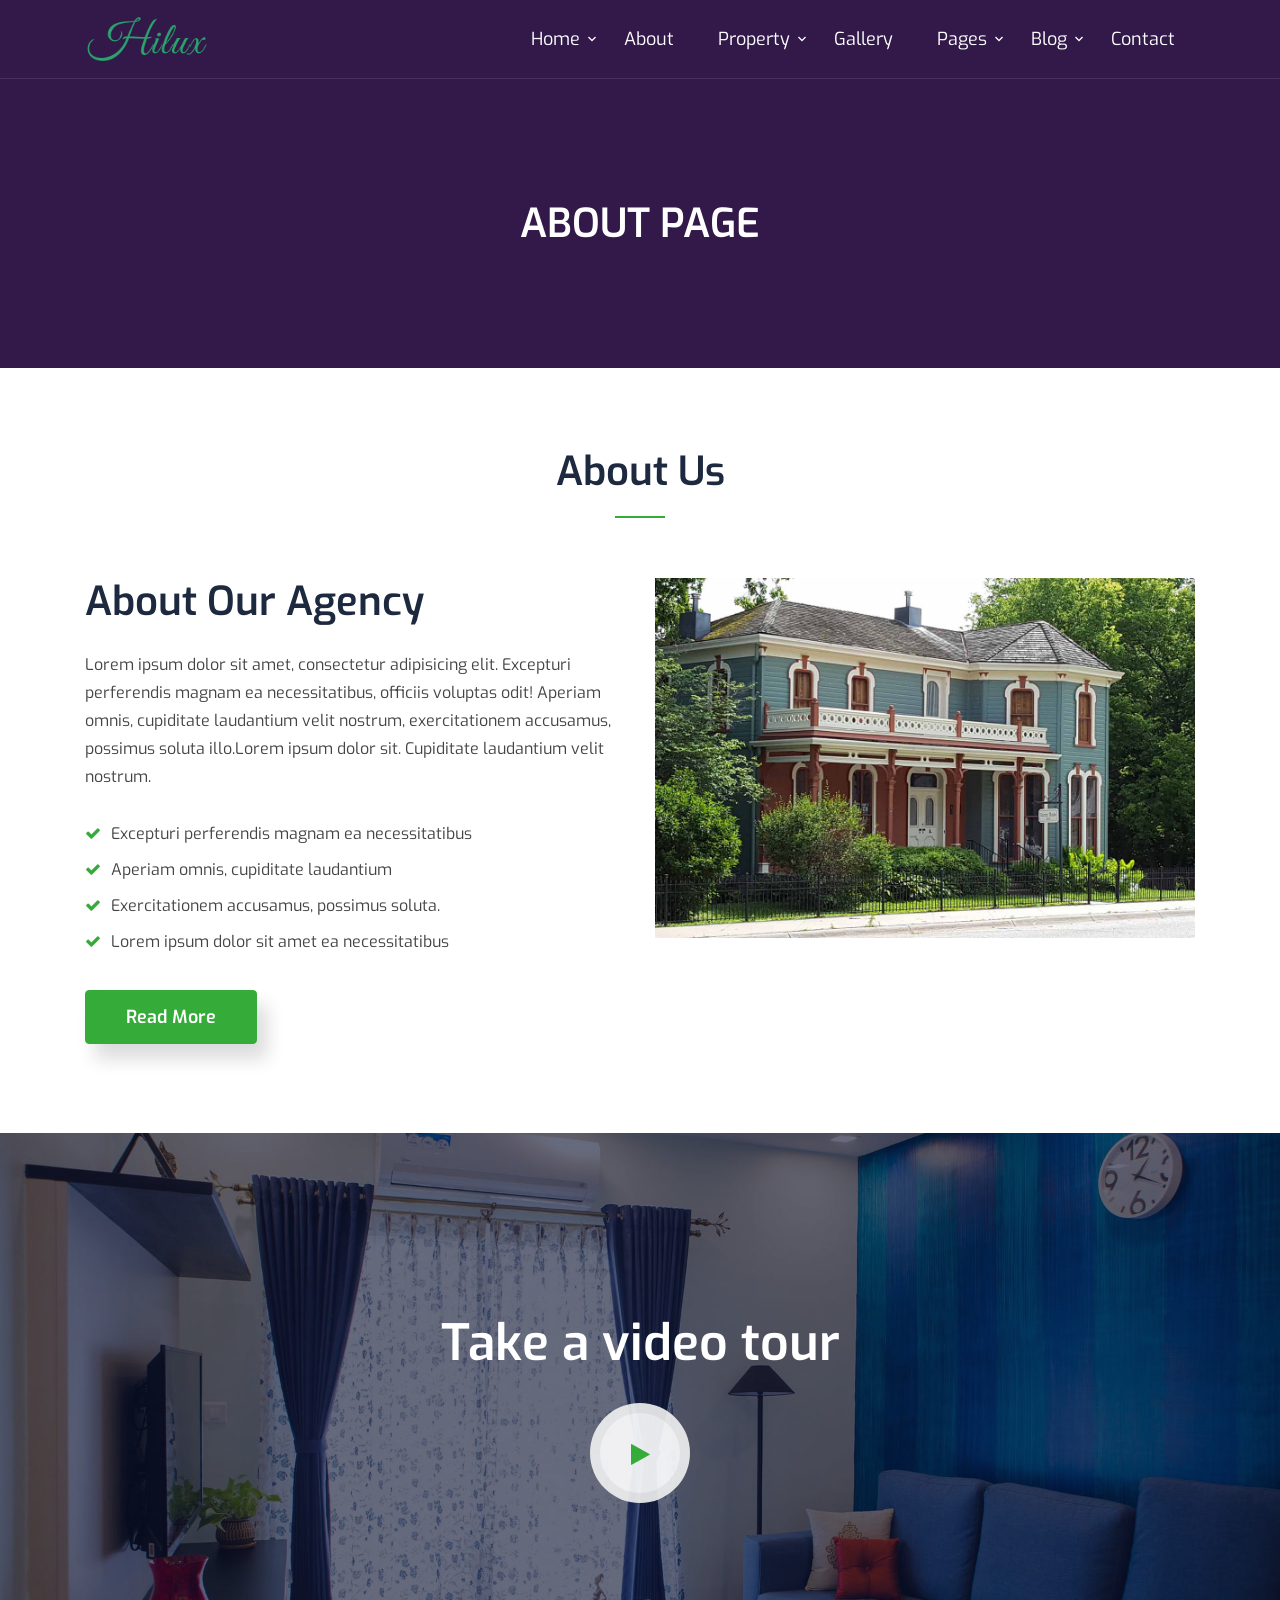
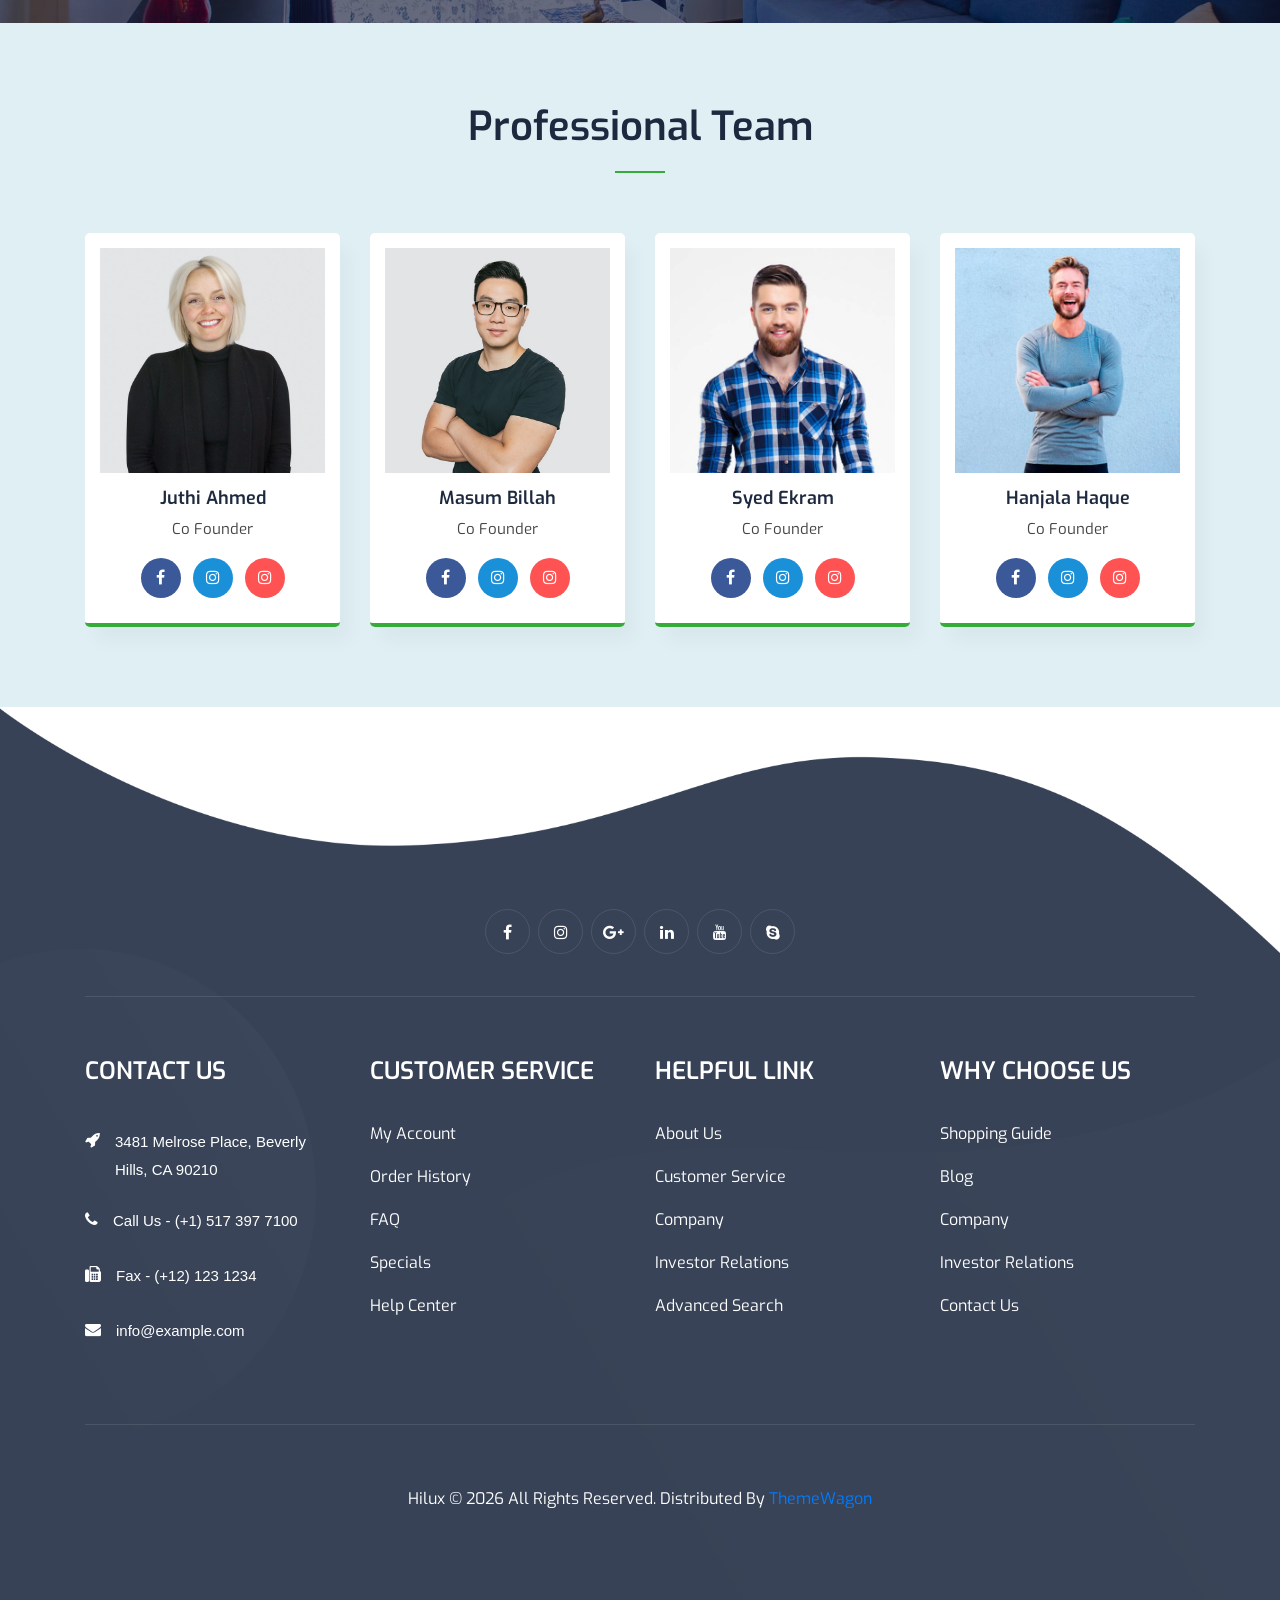
<file: about.html>
<!DOCTYPE html>
<html lang="en">

<head>
	<!-- Meta -->
	<meta charset="utf-8">
	<meta http-equiv="X-UA-Compatible" content="IE=edge">
	<meta name="viewport" content="width=device-width, initial-scale=1">
	<!-- The above 3 meta tags *must* come first in the head; any other head content must come *after* these tags -->
	<!-- SITE TITLE -->
	<title>Hilux - Real Estate HTML Template</title>
	<!-- Latest Bootstrap min CSS -->
	<link rel="stylesheet" href="assets/bootstrap/css/bootstrap.min.css">
	<!-- Google Font -->
	<link href="https://fonts.googleapis.com/css2?family=Exo:wght@300;400;500;600;700;800;900&display=swap"
		rel="stylesheet">
	<!-- Font Awesome CSS -->
	<link rel="stylesheet" href="assets/fonts/font-awesome.min.css">
	<link rel="stylesheet" href="assets/fonts/themify-icons.css">
	<!--- owl carousel Css-->
	<link rel="stylesheet" href="assets/owlcarousel/css/owl.carousel.css">
	<link rel="stylesheet" href="assets/owlcarousel/css/owl.theme.css">
	<!--fonts icons Css-->
	<link rel="stylesheet" href="assets/css/fonts.css">
	<!--prettyPhoto css-->
	<link href="assets/css/prettyPhoto.css" rel="stylesheet">
	<!-- MAGNIFIC CSS -->
	<link rel="stylesheet" href="assets/css/magnific-popup.css">
	<!-- animate CSS -->
	<link rel="stylesheet" href="assets/css/animate.css">
	<!-- Slick css -->
	<link rel="stylesheet" href="assets/css/slick.css">
	<!-- Style CSS -->
	<link rel="stylesheet" href="assets/css/menu.css">
	<link rel="stylesheet" href="assets/css/style.css">
	<link rel="stylesheet" href="assets/css/responsive.css">
	<!-- HTML5 shim and Respond.js IE8 support of HTML5 elements and media queries -->
	<!-- WARNING: Respond.js doesn't work if you view the page via file:// -->
	<!--[if lt IE 9]>
		  <script src="https://oss.maxcdn.com/html5shiv/3.7.2/html5shiv.min.js"></script>
		  <script src="https://oss.maxcdn.com/respond/1.4.2/respond.min.js"></script>
		<![endif]-->
</head>

<body data-spy="scroll" data-offset="80">

	<!-- START PRELOADER -->
	<div class="preloader">
		<div class="status">
			<div class="status-mes"></div>
		</div>
	</div>
	<!-- END PRELOADER -->

	<!-- START NAVBAR -->
	<div class="site-mobile-menu site-navbar-target">
		<div class="site-mobile-menu-header">
			<div class="site-mobile-menu-close mt-3">
				<span class="icon-close2 js-menu-toggle"></span>
			</div>
		</div>
		<div class="site-mobile-menu-body"></div>
	</div>

	<header class="site-navbar js-sticky-header site-navbar-target" role="banner">
		<div class="container">
			<div class="row align-items-center">
				<div class="col-6 col-xl-2">
					<h1 class="mb-0 site-logo"><a href="index.html"><img src="assets/img/logo.png" alt=""></a></h1>
				</div>
				<div class="col-12 col-md-10 d-none d-xl-block">
					<nav class="site-navigation position-relative text-right" role="navigation">
						<ul class="site-menu main-menu js-clone-nav mr-auto d-none d-lg-block">
							<li class="has-children">
								<a href="index.html" class="nav-link">Home</a>
								<ul class="dropdown">
									<li><a href="index_map.html" class="nav-link">Home Map</a></li>
									<li><a href="index_parallax.html" class="nav-link">Home Parallax</a></li>
									<li><a href="index_slideshow.html" class="nav-link">Home Slider</a></li>
									<li><a href="index_video.html" class="nav-link">Home video</a></li>
								</ul>
							</li>
							<li><a class="nav-link" href="about.html">about</a></li>
							<li class="has-children">
								<a href="property.html" class="nav-link">Property</a>
								<ul class="dropdown">
									<li><a href="property-details.html" class="nav-link">Property Details</a></li>
								</ul>
							</li>
							<li><a href="gallery.html">Gallery</a></li>
							<li class="has-children">
								<a href="#" class="nav-link">Pages</a>
								<ul class="dropdown">
									<li><a href="agent_profile.html" class="nav-link">agent profile</a></li>
									<li><a href="login.html" class="nav-link">login page</a></li>
									<li><a href="register.html" class="nav-link">register page</a></li>
									<li><a href="faq.html" class="nav-link">Faqs</a></li>
									<li><a href="404.html" class="nav-link">404 page</a></li>
								</ul>
							</li>
							<li class="has-children">
								<a href="blog.html" class="nav-link">Blog</a>
								<ul class="dropdown">
									<li><a href="blog.html" class="nav-link">Blog Post</a></li>
									<li><a href="blog-post.html" class="nav-link">Blog Single</a></li>
								</ul>
							</li>
							<li><a class="nav-link" href="contact.html">Contact</a></li>
						</ul>
					</nav>
				</div>
				<div class="col-6 d-inline-block d-xl-none ml-md-0 py-3" style="position: relative; top: 3px;">
					<a href="#" class="site-menu-toggle js-menu-toggle float-right"><span
							class="icon-menu h3"></span></a>
				</div>
			</div>
		</div>
	</header>
	<!-- END NAVBAR-->

	<!-- START SECTION TOP -->
	<section class="section-top">
		<div class="container">
			<div class="col-lg-10 offset-lg-1 col-xs-12 text-center">
				<div class="section-top-title wow fadeInRight" data-wow-duration="1s" data-wow-delay="0.3s"
					data-wow-offset="0">
					<h1>About Page</h1>
				</div><!-- //.HERO-TEXT -->
			</div><!--- END COL -->
		</div><!--- END CONTAINER -->
	</section>
	<!-- END SECTION TOP -->

	<!-- START ABOUT US -->
	<section id="about" class="about-us section-padding">
		<div class="container">
			<div class="section-title text-center wow zoomIn">
				<h2>About us</h2>
				<div></div>
			</div>
			<div class="row">
				<div class="col-lg-6 col-sm-12 col-xs-12">
					<div class="about-us-content">
						<h2>About Our Agency</h2>
						<p>Lorem ipsum dolor sit amet, consectetur adipisicing elit. Excepturi perferendis magnam ea
							necessitatibus, officiis voluptas odit! Aperiam omnis, cupiditate laudantium velit nostrum,
							exercitationem accusamus, possimus soluta illo.Lorem ipsum dolor sit. Cupiditate laudantium
							velit nostrum.</p>
						<ul>
							<li><i class="fa fa-check"></i>Excepturi perferendis magnam ea necessitatibus</li>
							<li><i class="fa fa-check"></i>Aperiam omnis, cupiditate laudantium</li>
							<li><i class="fa fa-check"></i>Exercitationem accusamus, possimus soluta.</li>
							<li><i class="fa fa-check"></i>Lorem ipsum dolor sit amet ea necessitatibus</li>
						</ul>
						<a href="#">Read More</a>
					</div>
				</div><!-- END COL -->
				<div class="col-lg-6 col-sm-12 col-xs-12">
					<div class="about_img">
						<img src="assets/img/2.jpg" class="img-fluid" alt="" />
					</div>
				</div><!-- END COL -->
			</div><!-- END ROW -->
		</div><!-- END CONTAINER -->
	</section>
	<!-- END ABOUT US  -->

	<!-- START HOW IT WORKS -->
	<section data-stellar-background-ratio="0.3" class="about_video"
		style="background-image: url(assets/img/bg/video-bg.jpg); background-size:cover; background-position: center center;">
		<div class="container">
			<div class="row">
				<div class="col-lg-12 col-sm-12 col-xs-12 text-center">
					<div class="our_video">
						<h1>Take a video tour</h1>
						<a class="video-play" href="https://vimeo.com/414300920"><i class="fa fa-play"></i></a>
					</div>
					<!-- END VIDEO POPUP -->
				</div><!--- END COL -->
			</div><!--- END ROW -->
		</div><!--- END CONTAINER -->
	</section>
	<!-- END HOW IT WORKS -->

	<!-- START TEAM US -->
	<section id="team" class="our_team section-padding">
		<div class="container">
			<div class="section-title text-center wow zoomIn">
				<h2>Professional team</h2>
				<div></div>
			</div>
			<div class="row text-center">
				<div class="col-lg-3 col-sm-3 col-xs-12">
					<div class="single_team">
						<img src="assets/img/team/team-1.jpg" class="img-fluid" alt="" />
						<h3>Juthi Ahmed</h3>
						<p>Co Founder</p>
						<ul class="list-inline">
							<li><a href="#" class="st-facebook"><i class="fa fa-facebook"></i></a></li>
							<li><a href="#" class="st-twitter"><i class="fa fa-instagram"></i></a></li>
							<li><a href="#" class="st-instagram"><i class="fa fa-instagram"></i></a></li>
						</ul>
					</div><!--- END SINGLE TEAM -->
				</div><!--- END COL -->
				<div class="col-lg-3 col-sm-3 col-xs-12">
					<div class="single_team">
						<img src="assets/img/team/team-2.jpg" class="img-fluid" alt="" />
						<h3>Masum Billah</h3>
						<p>Co Founder</p>
						<ul class="list-inline">
							<li><a href="#" class="st-facebook"><i class="fa fa-facebook"></i></a></li>
							<li><a href="#" class="st-twitter"><i class="fa fa-instagram"></i></a></li>
							<li><a href="#" class="st-instagram"><i class="fa fa-instagram"></i></a></li>
						</ul>
					</div><!--- END SINGLE TEAM -->
				</div><!--- END COL -->
				<div class="col-lg-3 col-sm-3 col-xs-12">
					<div class="single_team">
						<img src="assets/img/team/team-3.jpg" class="img-fluid" alt="" />
						<h3>Syed Ekram</h3>
						<p>Co Founder</p>
						<ul class="list-inline">
							<li><a href="#" class="st-facebook"><i class="fa fa-facebook"></i></a></li>
							<li><a href="#" class="st-twitter"><i class="fa fa-instagram"></i></a></li>
							<li><a href="#" class="st-instagram"><i class="fa fa-instagram"></i></a></li>
						</ul>
					</div><!--- END SINGLE TEAM -->
				</div><!--- END COL -->
				<div class="col-lg-3 col-sm-3 col-xs-12">
					<div class="single_team">
						<img src="assets/img/team/team-4.jpg" class="img-fluid" alt="" />
						<h3>Hanjala Haque</h3>
						<p>Co Founder</p>
						<ul class="list-inline">
							<li><a href="#" class="st-facebook"><i class="fa fa-facebook"></i></a></li>
							<li><a href="#" class="st-twitter"><i class="fa fa-instagram"></i></a></li>
							<li><a href="#" class="st-instagram"><i class="fa fa-instagram"></i></a></li>
						</ul>
					</div><!--- END SINGLE TEAM -->
				</div><!--- END COL -->
			</div><!--- END ROW -->
		</div><!--- END CONTAINER -->
	</section>
	<!-- END TEAM US -->

	<!-- START FOOTER TOP -->
	<footer class="footer-area">
		<div class="container">
			<div class="row">
				<div class="col-lg-12 text-center">
					<div class="footer_social">
						<ul>
							<li><a data-toggle="tooltip" data-placement="top" title="Facebook" href="#"><i
										class="fa fa-facebook"></i></a>
							</li>
							<li><a data-toggle="tooltip" data-placement="top" title="Twitter" href="#"><i
										class="fa fa-instagram"></i></a>
							</li>
							<li><a data-toggle="tooltip" data-placement="top" title="Google Plus" href="#"><i
										class="fa fa-google-plus"></i></a>
							</li>
							<li><a data-toggle="tooltip" data-placement="top" title="Linkedin" href="#"><i
										class="fa fa-linkedin"></i></a>
							</li>
							<li><a data-toggle="tooltip" data-placement="top" title="Youtube" href="#"><i
										class="fa fa-youtube"></i></a>
							</li>
							<li><a data-toggle="tooltip" data-placement="top" title="Skype" href="#"><i
										class="fa fa-skype"></i></a>
							</li>
						</ul>
					</div>
				</div>
			</div>
			<div class="row footer-padding">
				<div class="col-md-3 col-sm-3 col-xs-12">
					<div class="single_footer">
						<h4>Contact Us</h4>
						<div class="footer_contact">
							<ul>
								<li><i class="fa fa-rocket"></i> <span>3481 Melrose Place, Beverly Hills, CA
										90210</span></li>
								<li><i class="fa fa-phone"></i> <span>Call Us - (+1) 517 397 7100</span></li>
								<li><i class="fa fa-fax"></i> <span>Fax - (+12) 123 1234</span></li>
								<li><i class="fa fa-envelope"></i> <span>info@example.com</span></li>
							</ul>
						</div>
					</div>
				</div><!--- END COL -->
				<div class="col-md-3 col-sm-3 col-xs-12">
					<div class="single_footer">
						<h4>Customer service</h4>
						<div class="footer_contact">
							<ul>
								<li><a href="#">My Account</a></li>
								<li><a href="#">Order History</a></li>
								<li><a href="#">FAQ</a></li>
								<li><a href="#">Specials</a></li>
								<li><a href="#">Help Center</a></li>
							</ul>
						</div>
					</div>
				</div><!--- END COL -->
				<div class="col-md-3 col-sm-3 col-xs-12">
					<div class="single_footer">
						<h4>Helpful Link</h4>
						<div class="footer_contact">
							<ul>
								<li><a href="#">About us</a></li>
								<li><a href="#">Customer Service</a></li>
								<li><a href="#">Company</a></li>
								<li><a href="#">Investor Relations</a></li>
								<li><a href="#">Advanced Search</a></li>
							</ul>
						</div>
					</div>
				</div><!--- END COL -->
				<div class="col-md-3 col-sm-3 col-xs-12">
					<div class="single_footer">
						<h4>Why choose Us</h4>
						<div class="footer_contact">
							<ul>
								<li><a href="#">Shopping Guide</a></li>
								<li><a href="#">Blog</a></li>
								<li><a href="#">Company</a></li>
								<li><a href="#">Investor Relations</a></li>
								<li><a href="contact.html">Contact Us</a></li>
							</ul>
						</div>
					</div>
				</div><!--- END COL -->
			</div><!--- END ROW -->
			<div class="row text-center">
				<div class="col-md-12 col-sm-12 col-xs-12 wow zoomIn">
					<p class="footer_copyright">Hilux &copy; 2026 All Rights Reserved. Distributed by <a
							href="https://themewagon.com" target="_blank">ThemeWagon</a></p>.
				</div><!--- END COL -->
			</div><!--- END ROW -->
		</div><!--- END CONTAINER -->
	</footer>
	<!-- END FOOTER TOP -->


	<!-- Latest jQuery -->
	<script src="assets/js/jquery-1.12.4.min.js"></script>
	<!-- Latest compiled and minified Bootstrap -->
	<script src="assets/bootstrap/js/bootstrap.min.js"></script>
	<!-- modernizer JS -->
	<script src="assets/js/modernizr-2.8.3.min.js"></script>
	<!-- stellar js -->
	<script src="assets/js/jquery.stellar.min.js"></script>
	<!-- owl-carousel min js  -->
	<script src="assets/owlcarousel/js/owl.carousel.min.js"></script>
	<!-- MAGNIFICANT JS -->
	<script src="assets/js/jquery.magnific-popup.min.js"></script>
	<!-- Slick JS -->
	<script src="assets/js/slick.min.js"></script>
	<!-- jquery mixitup min js -->
	<script src="assets/js/jquery.mixitup.js"></script>
	<!-- Menu js -->
	<script src="assets/js/menu.js"></script>
	<script src="assets/js/jquery.sticky.js"></script>
	<!-- jquery.prettyPhoto js -->
	<script src="assets/js/jquery.prettyPhoto.js"></script>
	<!-- scrolltopcontrol js -->
	<script src="assets/js/scrolltopcontrol.js"></script>
	<!-- WOW - Reveal Animations When You Scroll -->
	<script src="assets/js/wow.min.js"></script>
	<!-- scripts js -->
	<script src="assets/js/scripts.js"></script>
</body>

</html>
</file>
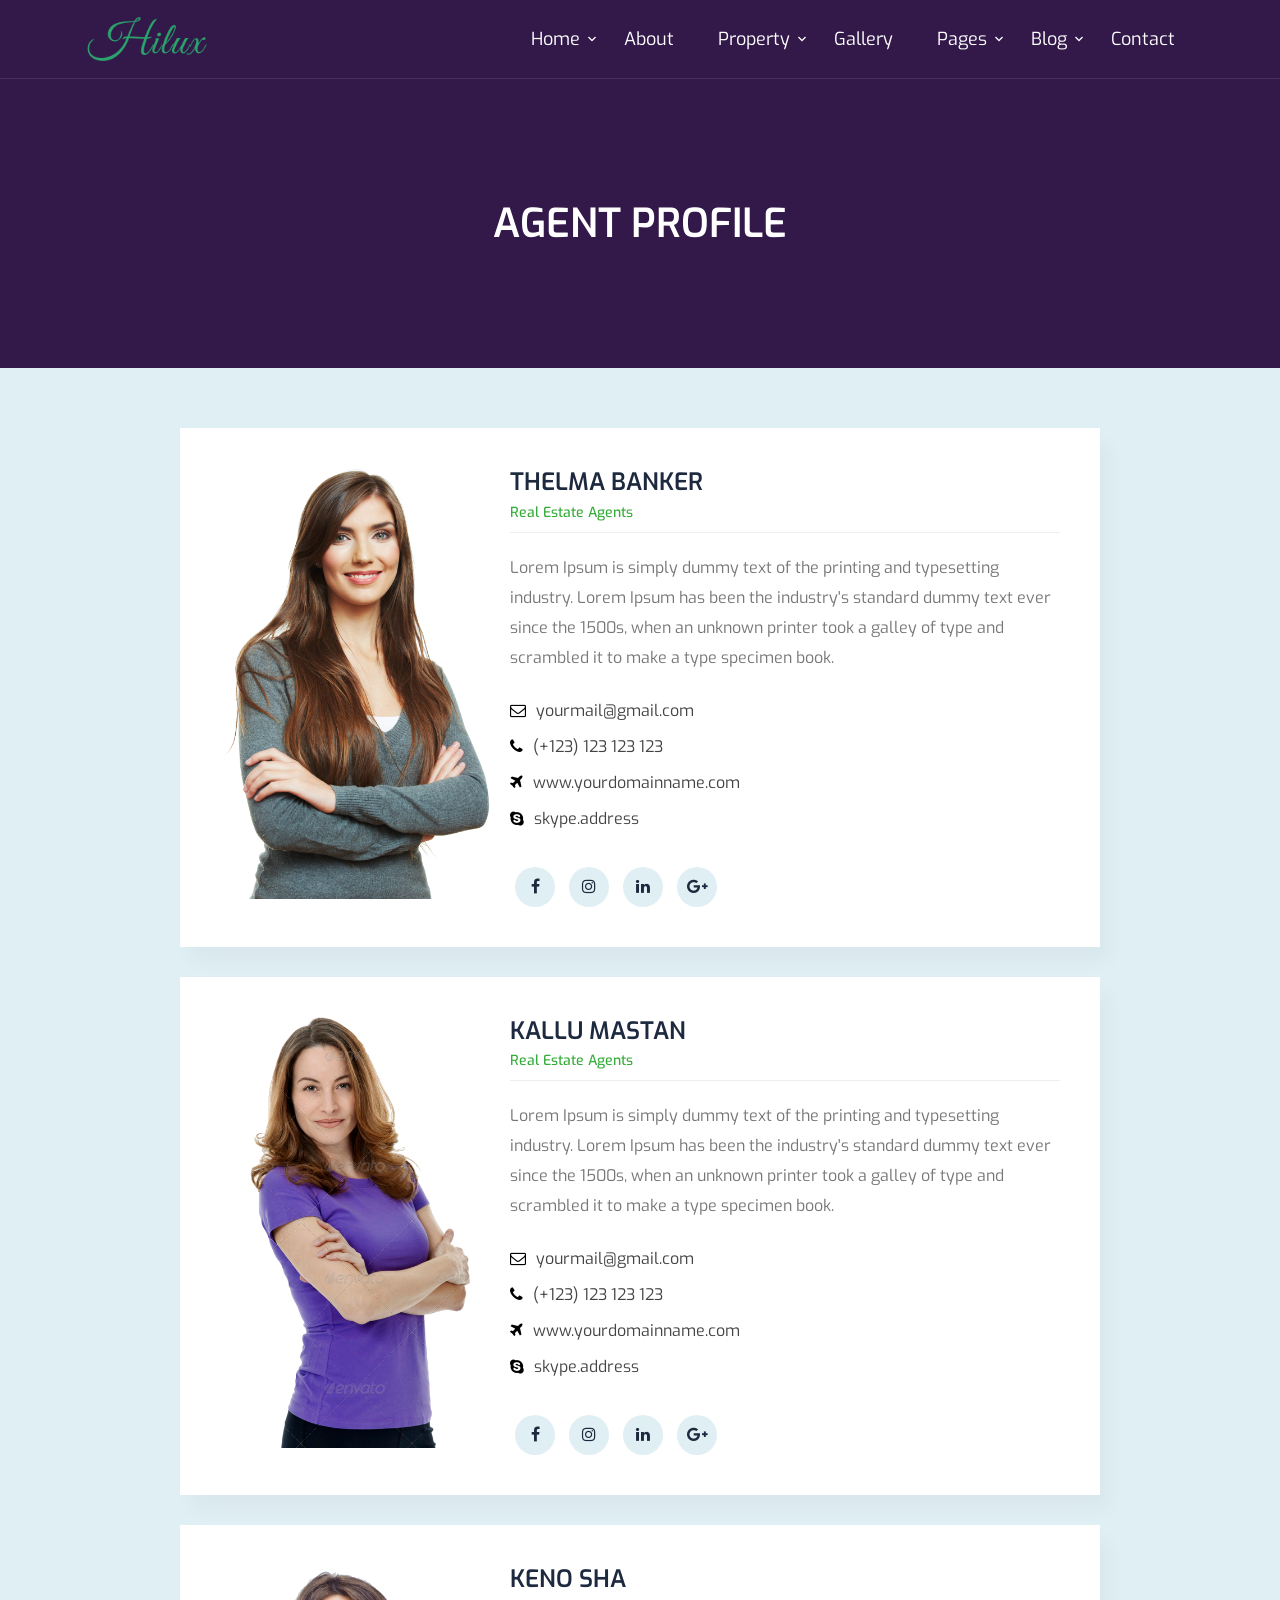
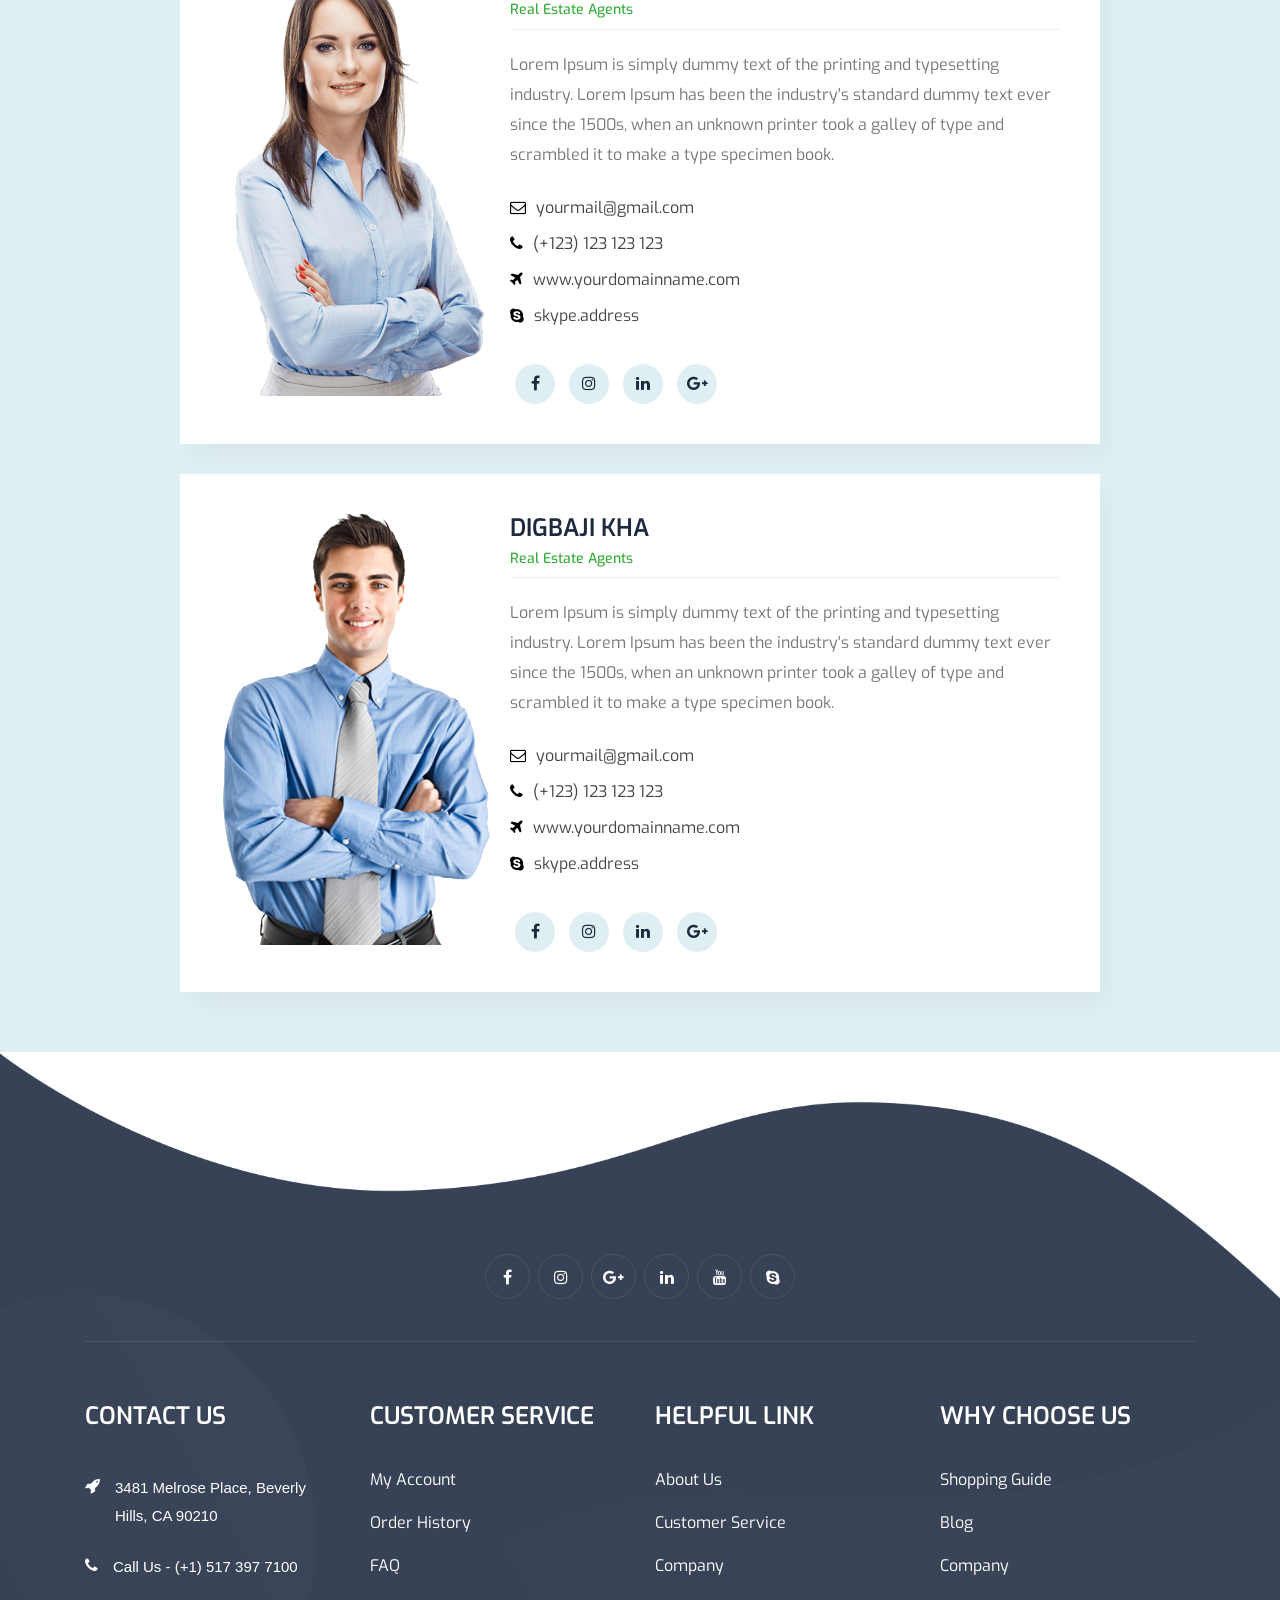
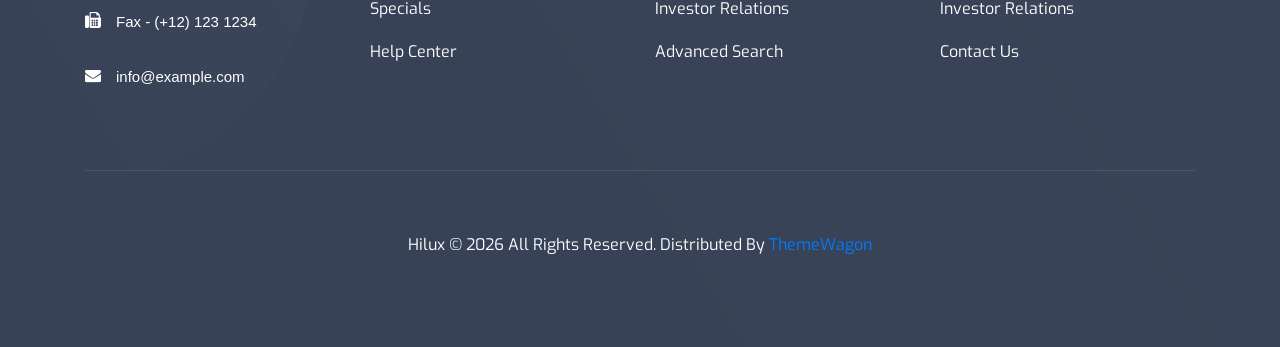
<file: agent_profile.html>
<!DOCTYPE html>
<html lang="en">

<head>
	<!-- Meta -->
	<meta charset="utf-8">
	<meta http-equiv="X-UA-Compatible" content="IE=edge">
	<meta name="viewport" content="width=device-width, initial-scale=1">
	<!-- The above 3 meta tags *must* come first in the head; any other head content must come *after* these tags -->
	<!-- SITE TITLE -->
	<title>Hilux - Real Estate HTML Template</title>
	<!-- Latest Bootstrap min CSS -->
	<link rel="stylesheet" href="assets/bootstrap/css/bootstrap.min.css">
	<!-- Google Font -->
	<link href="https://fonts.googleapis.com/css2?family=Exo:wght@300;400;500;600;700;800;900&display=swap"
		rel="stylesheet">
	<!-- Font Awesome CSS -->
	<link rel="stylesheet" href="assets/fonts/font-awesome.min.css">
	<link rel="stylesheet" href="assets/fonts/themify-icons.css">
	<!--- owl carousel Css-->
	<link rel="stylesheet" href="assets/owlcarousel/css/owl.carousel.css">
	<link rel="stylesheet" href="assets/owlcarousel/css/owl.theme.css">
	<!--fonts icons Css-->
	<link rel="stylesheet" href="assets/css/fonts.css">
	<!--prettyPhoto css-->
	<link href="assets/css/prettyPhoto.css" rel="stylesheet">
	<!-- animate CSS -->
	<link rel="stylesheet" href="assets/css/animate.css">
	<!-- Slick css -->
	<link rel="stylesheet" href="assets/css/slick.css">
	<!-- Style CSS -->
	<link rel="stylesheet" href="assets/css/menu.css">
	<link rel="stylesheet" href="assets/css/style.css">
	<link rel="stylesheet" href="assets/css/responsive.css">
	<!-- HTML5 shim and Respond.js IE8 support of HTML5 elements and media queries -->
	<!-- WARNING: Respond.js doesn't work if you view the page via file:// -->
	<!--[if lt IE 9]>
		  <script src="https://oss.maxcdn.com/html5shiv/3.7.2/html5shiv.min.js"></script>
		  <script src="https://oss.maxcdn.com/respond/1.4.2/respond.min.js"></script>
		<![endif]-->
</head>

<body data-spy="scroll" data-offset="80">

	<!-- START PRELOADER -->
	<div class="preloader">
		<div class="status">
			<div class="status-mes"></div>
		</div>
	</div>
	<!-- END PRELOADER -->

	<!-- START NAVBAR -->
	<div class="site-mobile-menu site-navbar-target">
		<div class="site-mobile-menu-header">
			<div class="site-mobile-menu-close mt-3">
				<span class="icon-close2 js-menu-toggle"></span>
			</div>
		</div>
		<div class="site-mobile-menu-body"></div>
	</div>

	<header class="site-navbar js-sticky-header site-navbar-target" role="banner">
		<div class="container">
			<div class="row align-items-center">
				<div class="col-6 col-xl-2">
					<h1 class="mb-0 site-logo"><a href="index.html"><img src="assets/img/logo.png" alt=""></a></h1>
				</div>
				<div class="col-12 col-md-10 d-none d-xl-block">
					<nav class="site-navigation position-relative text-right" role="navigation">
						<ul class="site-menu main-menu js-clone-nav mr-auto d-none d-lg-block">
							<li class="has-children">
								<a href="index.html" class="nav-link">Home</a>
								<ul class="dropdown">
									<li><a href="index_map.html" class="nav-link">Home Map</a></li>
									<li><a href="index_parallax.html" class="nav-link">Home Parallax</a></li>
									<li><a href="index_slideshow.html" class="nav-link">Home Slider</a></li>
									<li><a href="index_video.html" class="nav-link">Home video</a></li>
								</ul>
							</li>
							<li><a class="nav-link" href="about.html">about</a></li>
							<li class="has-children">
								<a href="property.html" class="nav-link">Property</a>
								<ul class="dropdown">
									<li><a href="property-details.html" class="nav-link">Property Details</a></li>
								</ul>
							</li>
							<li><a href="gallery.html">Gallery</a></li>
							<li class="has-children">
								<a href="#" class="nav-link">Pages</a>
								<ul class="dropdown">
									<li><a href="agent_profile.html" class="nav-link">agent profile</a></li>
									<li><a href="login.html" class="nav-link">login page</a></li>
									<li><a href="register.html" class="nav-link">register page</a></li>
									<li><a href="faq.html" class="nav-link">Faqs</a></li>
									<li><a href="404.html" class="nav-link">404 page</a></li>
								</ul>
							</li>
							<li class="has-children">
								<a href="blog.html" class="nav-link">Blog</a>
								<ul class="dropdown">
									<li><a href="blog.html" class="nav-link">Blog Post</a></li>
									<li><a href="blog-post.html" class="nav-link">Blog Single</a></li>
								</ul>
							</li>
							<li><a class="nav-link" href="contact.html">Contact</a></li>
						</ul>
					</nav>
				</div>
				<div class="col-6 d-inline-block d-xl-none ml-md-0 py-3" style="position: relative; top: 3px;">
					<a href="#" class="site-menu-toggle js-menu-toggle float-right"><span
							class="icon-menu h3"></span></a>
				</div>
			</div>
		</div>
	</header>
	<!-- END NAVBAR-->

	<!-- START SECTION TOP -->
	<section class="section-top">
		<div class="container">
			<div class="col-lg-10 offset-lg-1 col-xs-12 text-center">
				<div class="section-top-title wow fadeInRight" data-wow-duration="1s" data-wow-delay="0.3s"
					data-wow-offset="0">
					<h1>Agent Profile</h1>
				</div><!-- //.HERO-TEXT -->
			</div><!--- END COL -->
		</div><!--- END CONTAINER -->
	</section>
	<!-- END SECTION TOP -->

	<!-- START AGENT PROFILE -->
	<section class="template_agent">
		<div class="container">
			<div class="row">
				<div class="col-lg-10 offset-lg-1 col-sm-12 col-xs-12">
					<div class="single_agent">
						<div class="single_agent_image">
							<img src="assets/img/team/1.png" class="img-fluid" alt="" />
						</div>
						<div class="single_agent_content">
							<h4>Thelma Banker</h4>
							<h5>Real estate agents</h5>
							<h6>Lorem Ipsum is simply dummy text of the printing and typesetting industry. Lorem Ipsum
								has been the industry's standard dummy text ever since the 1500s, when an unknown
								printer took a galley of type and scrambled it to make a type specimen book.</h6>
							<p><i class="fa fa-envelope-o"></i>yourmail@gmail.com</p>
							<p><i class="fa fa-phone"></i>(+123) 123 123 123</p>
							<p><i class="fa fa-plane"></i>www.yourdomainname.com</p>
							<p><i class="fa fa-skype"></i>skype.address</p>
						</div>
						<div class="agent_social">
							<ul class="list-inline">
								<li><a href=""><i class="fa fa-facebook"></i></a></li>
								<li><a href=""><i class="fa fa-instagram"></i></a></li>
								<li><a href=""><i class="fa fa-linkedin"></i></a></li>
								<li><a href=""><i class="fa fa-google-plus"></i></a></li>
							</ul>
						</div>
					</div><!--- END SINGLE ITEM -->
					<div class="single_agent">
						<div class="single_agent_image">
							<img src="assets/img/team/2.png" class="img-fluid" alt="" />
						</div>
						<div class="single_agent_content">
							<h4>Kallu Mastan</h4>
							<h5>Real estate agents</h5>
							<h6>Lorem Ipsum is simply dummy text of the printing and typesetting industry. Lorem Ipsum
								has been the industry's standard dummy text ever since the 1500s, when an unknown
								printer took a galley of type and scrambled it to make a type specimen book.</h6>
							<p><i class="fa fa-envelope-o"></i>yourmail@gmail.com</p>
							<p><i class="fa fa-phone"></i>(+123) 123 123 123</p>
							<p><i class="fa fa-plane"></i>www.yourdomainname.com</p>
							<p><i class="fa fa-skype"></i>skype.address</p>
						</div>
						<div class="agent_social">
							<ul class="list-inline">
								<li><a href=""><i class="fa fa-facebook"></i></a></li>
								<li><a href=""><i class="fa fa-instagram"></i></a></li>
								<li><a href=""><i class="fa fa-linkedin"></i></a></li>
								<li><a href=""><i class="fa fa-google-plus"></i></a></li>
							</ul>
						</div>
					</div><!--- END SINGLE ITEM -->
					<div class="single_agent">
						<div class="single_agent_image">
							<img src="assets/img/team/3.png" class="img-fluid" alt="" />
						</div>
						<div class="single_agent_content">
							<h4>Keno Sha</h4>
							<h5>Real estate agents</h5>
							<h6>Lorem Ipsum is simply dummy text of the printing and typesetting industry. Lorem Ipsum
								has been the industry's standard dummy text ever since the 1500s, when an unknown
								printer took a galley of type and scrambled it to make a type specimen book.</h6>
							<p><i class="fa fa-envelope-o"></i>yourmail@gmail.com</p>
							<p><i class="fa fa-phone"></i>(+123) 123 123 123</p>
							<p><i class="fa fa-plane"></i>www.yourdomainname.com</p>
							<p><i class="fa fa-skype"></i>skype.address</p>
						</div>
						<div class="agent_social">
							<ul class="list-inline">
								<li><a href=""><i class="fa fa-facebook"></i></a></li>
								<li><a href=""><i class="fa fa-instagram"></i></a></li>
								<li><a href=""><i class="fa fa-linkedin"></i></a></li>
								<li><a href=""><i class="fa fa-google-plus"></i></a></li>
							</ul>
						</div>
					</div><!--- END SINGLE ITEM -->
					<div class="single_agent">
						<div class="single_agent_image">
							<img src="assets/img/team/4.png" class="img-fluid" alt="" />
						</div>
						<div class="single_agent_content">
							<h4>Digbaji Kha</h4>
							<h5>Real estate agents</h5>
							<h6>Lorem Ipsum is simply dummy text of the printing and typesetting industry. Lorem Ipsum
								has been the industry's standard dummy text ever since the 1500s, when an unknown
								printer took a galley of type and scrambled it to make a type specimen book.</h6>
							<p><i class="fa fa-envelope-o"></i>yourmail@gmail.com</p>
							<p><i class="fa fa-phone"></i>(+123) 123 123 123</p>
							<p><i class="fa fa-plane"></i>www.yourdomainname.com</p>
							<p><i class="fa fa-skype"></i>skype.address</p>
						</div>
						<div class="agent_social">
							<ul class="list-inline">
								<li><a href=""><i class="fa fa-facebook"></i></a></li>
								<li><a href=""><i class="fa fa-instagram"></i></a></li>
								<li><a href=""><i class="fa fa-linkedin"></i></a></li>
								<li><a href=""><i class="fa fa-google-plus"></i></a></li>
							</ul>
						</div>
					</div><!--- END SINGLE ITEM -->
				</div><!--- END COL -->
			</div><!--- END ROW -->
		</div><!--- END CONTAINER -->
	</section>
	<!-- END AGENT PROFILE -->

	<!-- START FOOTER TOP -->
	<footer class="footer-area">
		<div class="container">
			<div class="row">
				<div class="col-md-12 text-center">
					<div class="footer_social">
						<ul>
							<li><a data-toggle="tooltip" data-placement="top" title="Facebook" href="#"><i
										class="fa fa-facebook"></i></a>
							</li>
							<li><a data-toggle="tooltip" data-placement="top" title="Twitter" href="#"><i
										class="fa fa-instagram"></i></a>
							</li>
							<li><a data-toggle="tooltip" data-placement="top" title="Google Plus" href="#"><i
										class="fa fa-google-plus"></i></a>
							</li>
							<li><a data-toggle="tooltip" data-placement="top" title="Linkedin" href="#"><i
										class="fa fa-linkedin"></i></a>
							</li>
							<li><a data-toggle="tooltip" data-placement="top" title="Youtube" href="#"><i
										class="fa fa-youtube"></i></a>
							</li>
							<li><a data-toggle="tooltip" data-placement="top" title="Skype" href="#"><i
										class="fa fa-skype"></i></a>
							</li>
						</ul>
					</div>
				</div>
			</div>
			<div class="row footer-padding">
				<div class="col-md-3 col-sm-3 col-xs-12">
					<div class="single_footer">
						<h4>Contact Us</h4>
						<div class="footer_contact">
							<ul>
								<li><i class="fa fa-rocket"></i> <span>3481 Melrose Place, Beverly Hills, CA
										90210</span></li>
								<li><i class="fa fa-phone"></i> <span>Call Us - (+1) 517 397 7100</span></li>
								<li><i class="fa fa-fax"></i> <span>Fax - (+12) 123 1234</span></li>
								<li><i class="fa fa-envelope"></i> <span>info@example.com</span></li>
							</ul>
						</div>
					</div>
				</div><!--- END COL -->
				<div class="col-md-3 col-sm-3 col-xs-12">
					<div class="single_footer">
						<h4>Customer service</h4>
						<div class="footer_contact">
							<ul>
								<li><a href="#">My Account</a></li>
								<li><a href="#">Order History</a></li>
								<li><a href="#">FAQ</a></li>
								<li><a href="#">Specials</a></li>
								<li><a href="#">Help Center</a></li>
							</ul>
						</div>
					</div>
				</div><!--- END COL -->
				<div class="col-md-3 col-sm-3 col-xs-12">
					<div class="single_footer">
						<h4>Helpful Link</h4>
						<div class="footer_contact">
							<ul>
								<li><a href="#">About us</a></li>
								<li><a href="#">Customer Service</a></li>
								<li><a href="#">Company</a></li>
								<li><a href="#">Investor Relations</a></li>
								<li><a href="#">Advanced Search</a></li>
							</ul>
						</div>
					</div>
				</div><!--- END COL -->
				<div class="col-md-3 col-sm-3 col-xs-12">
					<div class="single_footer">
						<h4>Why choose Us</h4>
						<div class="footer_contact">
							<ul>
								<li><a href="#">Shopping Guide</a></li>
								<li><a href="#">Blog</a></li>
								<li><a href="#">Company</a></li>
								<li><a href="#">Investor Relations</a></li>
								<li><a href="contact.html">Contact Us</a></li>
							</ul>
						</div>
					</div>
				</div><!--- END COL -->
			</div><!--- END ROW -->
			<div class="row text-center">
				<div class="col-md-12 col-sm-12 col-xs-12 wow zoomIn">
					<p class="footer_copyright">Hilux &copy; 2026 All Rights Reserved. Distributed by <a
							href="https://themewagon.com" target="_blank">ThemeWagon</a></p>.
				</div><!--- END COL -->
			</div><!--- END ROW -->
		</div><!--- END CONTAINER -->
	</footer>
	<!-- END FOOTER TOP -->

	<!-- Latest jQuery -->
	<script src="assets/js/jquery-1.12.4.min.js"></script>
	<!-- Latest compiled and minified Bootstrap -->
	<script src="assets/bootstrap/js/bootstrap.min.js"></script>
	<!-- modernizer JS -->
	<script src="assets/js/modernizr-2.8.3.min.js"></script>
	<!-- owl-carousel min js  -->
	<script src="assets/owlcarousel/js/owl.carousel.min.js"></script>
	<!-- Menu js -->
	<script src="assets/js/menu.js"></script>
	<script src="assets/js/jquery.sticky.js"></script>
	<!-- scrolltopcontrol js -->
	<script src="assets/js/scrolltopcontrol.js"></script>
	<!-- WOW - Reveal Animations When You Scroll -->
	<script src="assets/js/wow.min.js"></script>
	<!-- scripts js -->
	<script src="assets/js/scripts.js"></script>
</body>

</html>
</file>
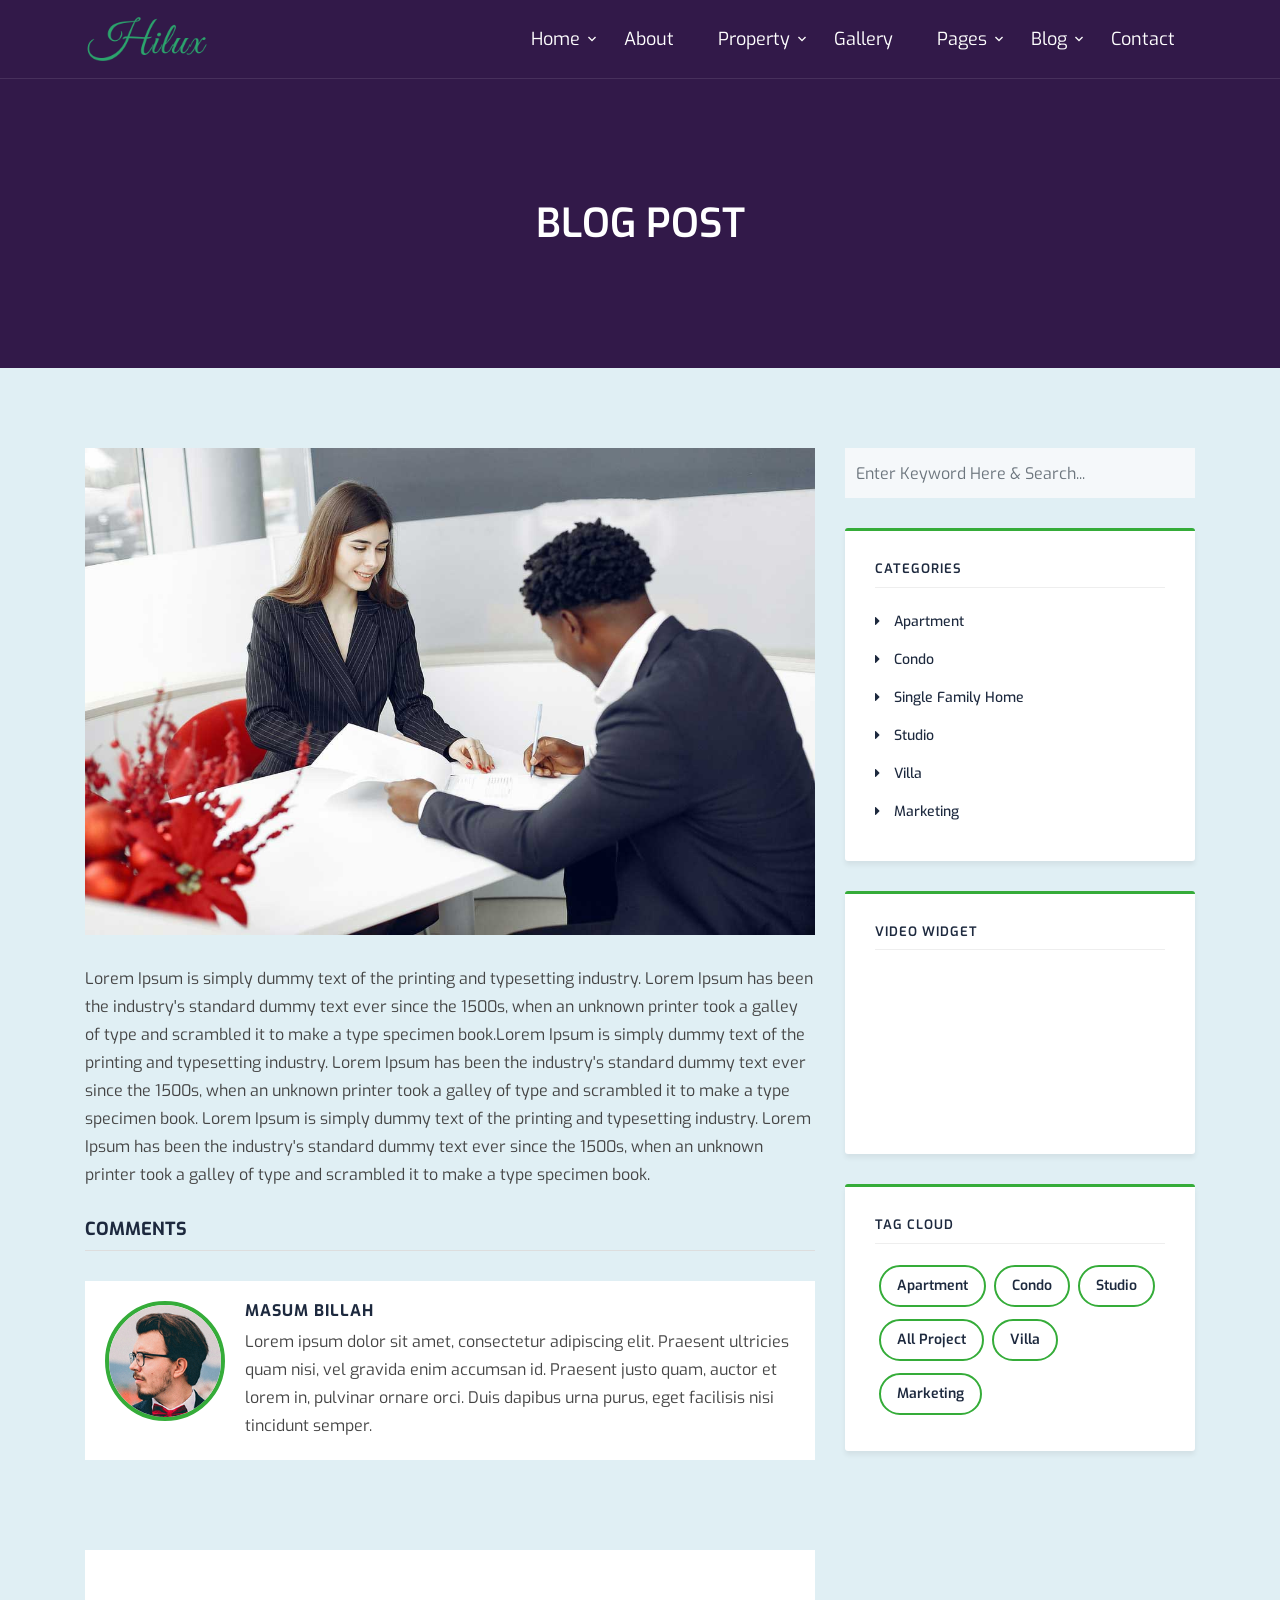
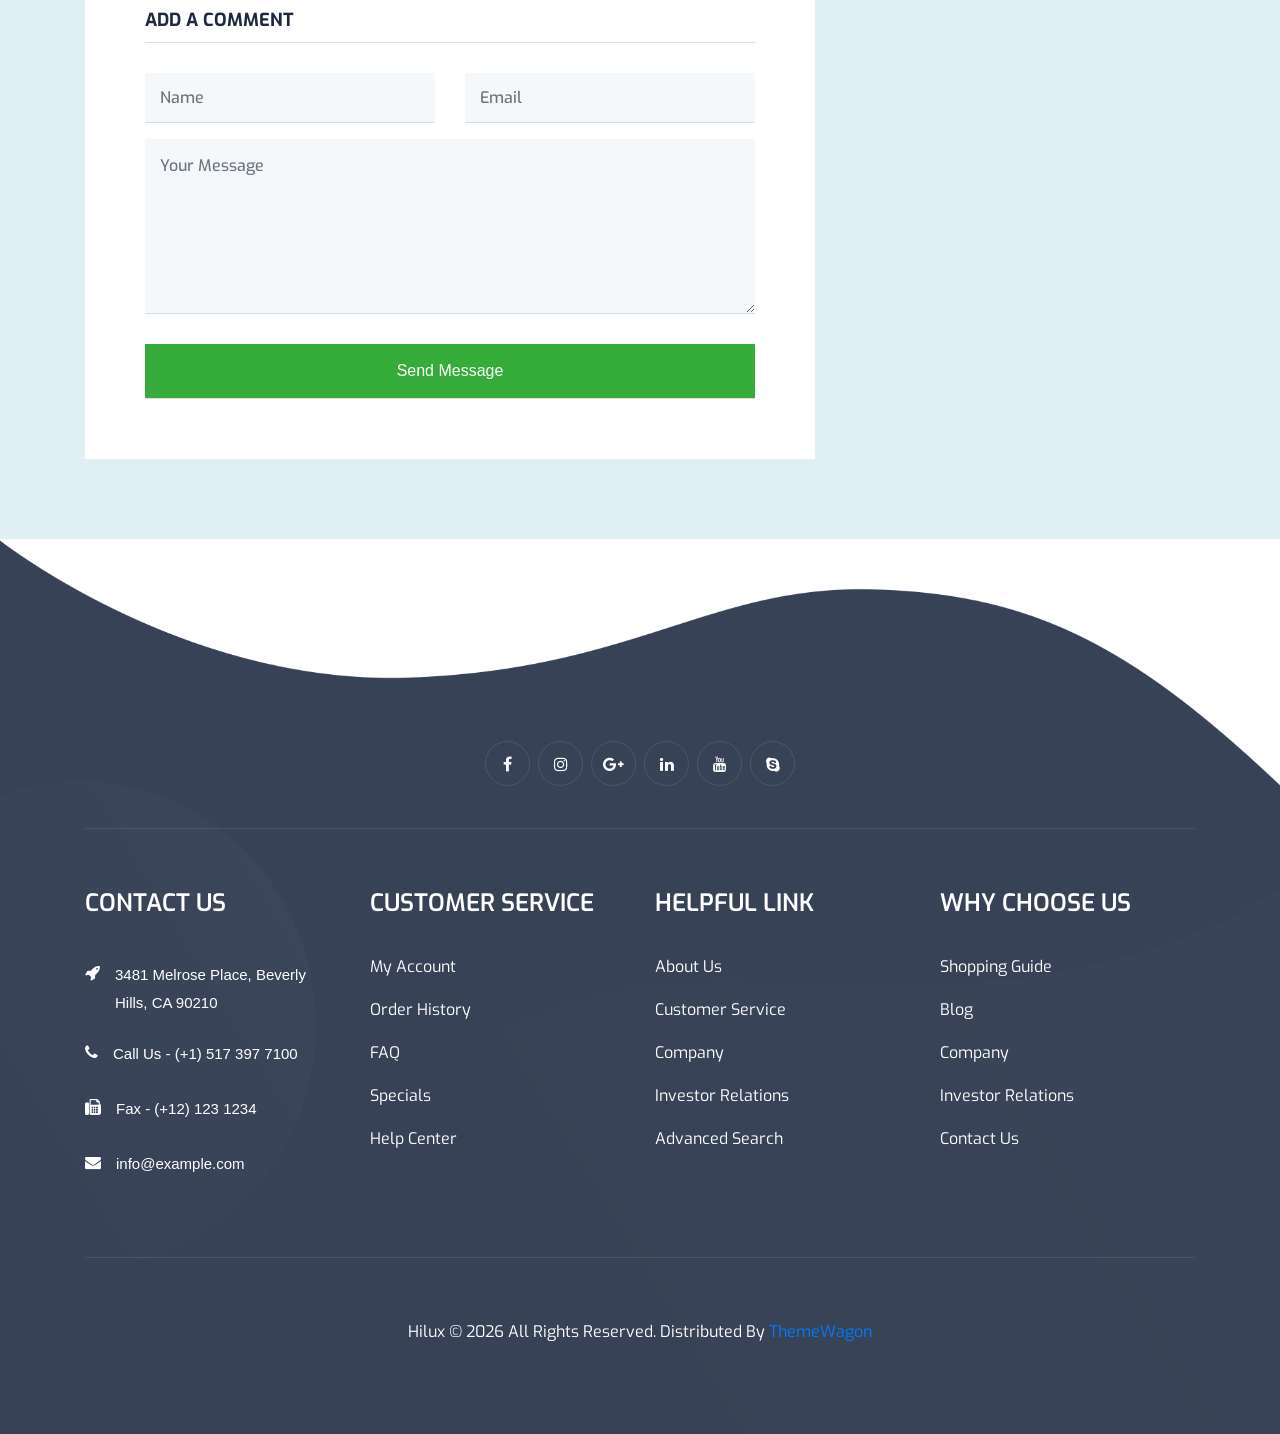
<file: blog-post.html>
<!DOCTYPE html>
<html lang="en">

<head>
	<!-- Meta -->
	<meta charset="utf-8">
	<meta http-equiv="X-UA-Compatible" content="IE=edge">
	<meta name="viewport" content="width=device-width, initial-scale=1">
	<!-- The above 3 meta tags *must* come first in the head; any other head content must come *after* these tags -->
	<!-- SITE TITLE -->
	<title>Hilux - Real Estate HTML Template</title>
	<!-- Latest Bootstrap min CSS -->
	<link rel="stylesheet" href="assets/bootstrap/css/bootstrap.min.css">
	<!-- Google Font -->
	<link href="https://fonts.googleapis.com/css2?family=Exo:wght@300;400;500;600;700;800;900&display=swap"
		rel="stylesheet">
	<!-- Font Awesome CSS -->
	<link rel="stylesheet" href="assets/fonts/font-awesome.min.css">
	<link rel="stylesheet" href="assets/fonts/themify-icons.css">
	<!--- owl carousel Css-->
	<link rel="stylesheet" href="assets/owlcarousel/css/owl.carousel.css">
	<link rel="stylesheet" href="assets/owlcarousel/css/owl.theme.css">
	<!--fonts icons Css-->
	<link rel="stylesheet" href="assets/css/fonts.css">
	<!--prettyPhoto css-->
	<link href="assets/css/prettyPhoto.css" rel="stylesheet">
	<!-- animate CSS -->
	<link rel="stylesheet" href="assets/css/animate.css">
	<!-- Slick css -->
	<link rel="stylesheet" href="assets/css/slick.css">
	<!-- Style CSS -->
	<link rel="stylesheet" href="assets/css/menu.css">
	<link rel="stylesheet" href="assets/css/style.css">
	<link rel="stylesheet" href="assets/css/responsive.css">
	<!-- HTML5 shim and Respond.js IE8 support of HTML5 elements and media queries -->
	<!-- WARNING: Respond.js doesn't work if you view the page via file:// -->
	<!--[if lt IE 9]>
		  <script src="https://oss.maxcdn.com/html5shiv/3.7.2/html5shiv.min.js"></script>
		  <script src="https://oss.maxcdn.com/respond/1.4.2/respond.min.js"></script>
		<![endif]-->
</head>

<body data-spy="scroll" data-offset="80">

	<!-- START PRELOADER -->
	<div class="preloader">
		<div class="status">
			<div class="status-mes"></div>
		</div>
	</div>
	<!-- END PRELOADER -->

	<!-- START NAVBAR -->
	<div class="site-mobile-menu site-navbar-target">
		<div class="site-mobile-menu-header">
			<div class="site-mobile-menu-close mt-3">
				<span class="icon-close2 js-menu-toggle"></span>
			</div>
		</div>
		<div class="site-mobile-menu-body"></div>
	</div>

	<header class="site-navbar js-sticky-header site-navbar-target" role="banner">
		<div class="container">
			<div class="row align-items-center">
				<div class="col-6 col-xl-2">
					<h1 class="mb-0 site-logo"><a href="index.html"><img src="assets/img/logo.png" alt=""></a></h1>
				</div>
				<div class="col-12 col-md-10 d-none d-xl-block">
					<nav class="site-navigation position-relative text-right" role="navigation">
						<ul class="site-menu main-menu js-clone-nav mr-auto d-none d-lg-block">
							<li class="has-children">
								<a href="index.html" class="nav-link">Home</a>
								<ul class="dropdown">
									<li><a href="index_map.html" class="nav-link">Home Map</a></li>
									<li><a href="index_parallax.html" class="nav-link">Home Parallax</a></li>
									<li><a href="index_slideshow.html" class="nav-link">Home Slider</a></li>
									<li><a href="index_video.html" class="nav-link">Home video</a></li>
								</ul>
							</li>
							<li><a class="nav-link" href="about.html">about</a></li>
							<li class="has-children">
								<a href="property.html" class="nav-link">Property</a>
								<ul class="dropdown">
									<li><a href="property-details.html" class="nav-link">Property Details</a></li>
								</ul>
							</li>
							<li><a href="gallery.html">Gallery</a></li>
							<li class="has-children">
								<a href="#" class="nav-link">Pages</a>
								<ul class="dropdown">
									<li><a href="agent_profile.html" class="nav-link">agent profile</a></li>
									<li><a href="login.html" class="nav-link">login page</a></li>
									<li><a href="register.html" class="nav-link">register page</a></li>
									<li><a href="faq.html" class="nav-link">Faqs</a></li>
									<li><a href="404.html" class="nav-link">404 page</a></li>
								</ul>
							</li>
							<li class="has-children">
								<a href="blog.html" class="nav-link">Blog</a>
								<ul class="dropdown">
									<li><a href="blog.html" class="nav-link">Blog Post</a></li>
									<li><a href="blog-post.html" class="nav-link">Blog Single</a></li>
								</ul>
							</li>
							<li><a class="nav-link" href="contact.html">Contact</a></li>
						</ul>
					</nav>
				</div>
				<div class="col-6 d-inline-block d-xl-none ml-md-0 py-3" style="position: relative; top: 3px;">
					<a href="#" class="site-menu-toggle js-menu-toggle float-right"><span
							class="icon-menu h3"></span></a>
				</div>
			</div>
		</div>
	</header>
	<!-- END NAVBAR-->

	<!-- START SECTION TOP -->
	<section class="section-top">
		<div class="container">
			<div class="col-lg-10 offset-lg-1 col-xs-12 text-center">
				<div class="section-top-title wow fadeInRight" data-wow-duration="1s" data-wow-delay="0.3s"
					data-wow-offset="0">
					<h1>Blog Post</h1>
				</div><!-- //.HERO-TEXT -->
			</div><!--- END COL -->
		</div><!--- END CONTAINER -->
	</section>
	<!-- END SECTION TOP -->

	<section class="blog_post section-padding">
		<div class="container">
			<div class="row">
				<div class="col-md-8 col-sm-12 col-xs-12">
					<div class="blog_post_left">
						<div class="home_blog_img">
							<img src="assets/img/blog/blog-1.jpg" class="img-fluid" alt="" />
						</div>
						<div class="home_blog blog-post-blog">
							<div class="single_blog_content">
								<p>Lorem Ipsum is simply dummy text of the printing and typesetting industry. Lorem
									Ipsum has been the industry's standard dummy text ever since the 1500s, when an
									unknown printer took a galley of type and scrambled it to make a type specimen
									book.Lorem Ipsum is simply dummy text of the printing and typesetting industry.
									Lorem Ipsum has been the industry's standard dummy text ever since the 1500s, when
									an unknown printer took a galley of type and scrambled it to make a type specimen
									book.
									Lorem Ipsum is simply dummy text of the printing and typesetting industry. Lorem
									Ipsum has been the industry's standard dummy text ever since the 1500s, when an
									unknown printer took a galley of type and scrambled it to make a type specimen book.
								</p>
							</div>
						</div>
					</div>
					<div class="comments_part">
						<h3 class="blog_head_title">Comments</h3>
						<div class="single_comment">
							<img src="assets/img/blog/c1.jpg" alt="" />
							<h4>Masum Billah</h4>
							<p>Lorem ipsum dolor sit amet, consectetur adipiscing elit. Praesent ultricies quam nisi,
								vel gravida enim accumsan id. Praesent justo quam, auctor et lorem in, pulvinar ornare
								orci. Duis dapibus urna purus, eget facilisis nisi tincidunt semper.</p>
						</div><!--- END SINGLE COMMENT -->
					</div><!--- END COMMENTS PART -->
					<div class="comment_form">
						<h3 class="blog_head_title">Add a Comment</h3>
						<form class="form" name="enq" method="post" action="contact.php"
							onsubmit="return validation();">
							<div class="row">
								<div class="form-group col-md-6">
									<input type="text" name="name" class="form-control" id="first-name"
										placeholder="Name" required="required">
								</div>
								<div class="form-group col-md-6">
									<input type="email" name="email" class="form-control" id="email" placeholder="Email"
										required="required">
								</div>
								<div class="form-group col-md-12 mbnone">
									<textarea rows="6" name="message" class="form-control" id="description"
										placeholder="Your Message" required="required"></textarea>
								</div>
								<div class="col-md-12">
									<div class="actions">
										<input type="submit" value="Send message" name="submit" id="submitButton"
											class="btn btn-lg btn-blog-bg" title="Submit Your Message!" />
									</div>
								</div>
							</div>
						</form>
					</div><!--- END COMMENT FORM -->
				</div><!--- END COL -->
				<div class="col-md-4 col-sm-12 col-xs-12">
					<div class="search wow fadeInRight">
						<input type="text" class="form-control" placeholder="Enter Keyword Here &amp; Search...">
					</div>
					<div class="categories wow fadeInRight">
						<h4 class="blog_sidebar_title">Categories</h4>
						<ul>
							<li><a href="#"><i class="fa fa-caret-right"></i> Apartment</a></li>
							<li><a href="#"><i class="fa fa-caret-right"></i> Condo</a></li>
							<li><a href="#"><i class="fa fa-caret-right"></i> Single Family Home</a></li>
							<li><a href="#"><i class="fa fa-caret-right"></i> Studio</a></li>
							<li><a href="#"><i class="fa fa-caret-right"></i> Villa</a></li>
							<li><a href="#"><i class="fa fa-caret-right"></i> Marketing</a></li>
						</ul>
					</div>
					<div class="video_post wow fadeInRight">
						<h4 class="blog_sidebar_title">Video Widget</h4>
						<iframe src="https://player.vimeo.com/video/62026718"></iframe>
					</div>
					<div class="tag">
						<h4 class="blog_sidebar_title">Tag cloud</h4>
						<a href="#">Apartment</a>
						<a href="#">Condo</a>
						<a href="#">Studio</a>
						<a href="#">All project</a>
						<a href="#">Villa</a>
						<a href="#">Marketing</a>
					</div>
				</div><!--- END COL -->
			</div>
		</div>
	</section>


	<!-- START FOOTER TOP -->
	<footer class="footer-area">
		<div class="container">
			<div class="row">
				<div class="col-md-12 text-center">
					<div class="footer_social">
						<ul>
							<li><a data-toggle="tooltip" data-placement="top" title="Facebook" href="#"><i
										class="fa fa-facebook"></i></a>
							</li>
							<li><a data-toggle="tooltip" data-placement="top" title="Twitter" href="#"><i
										class="fa fa-instagram"></i></a>
							</li>
							<li><a data-toggle="tooltip" data-placement="top" title="Google Plus" href="#"><i
										class="fa fa-google-plus"></i></a>
							</li>
							<li><a data-toggle="tooltip" data-placement="top" title="Linkedin" href="#"><i
										class="fa fa-linkedin"></i></a>
							</li>
							<li><a data-toggle="tooltip" data-placement="top" title="Youtube" href="#"><i
										class="fa fa-youtube"></i></a>
							</li>
							<li><a data-toggle="tooltip" data-placement="top" title="Skype" href="#"><i
										class="fa fa-skype"></i></a>
							</li>
						</ul>
					</div>
				</div>
			</div>
			<div class="row footer-padding">
				<div class="col-md-3 col-sm-3 col-xs-12">
					<div class="single_footer">
						<h4>Contact Us</h4>
						<div class="footer_contact">
							<ul>
								<li><i class="fa fa-rocket"></i> <span>3481 Melrose Place, Beverly Hills, CA
										90210</span></li>
								<li><i class="fa fa-phone"></i> <span>Call Us - (+1) 517 397 7100</span></li>
								<li><i class="fa fa-fax"></i> <span>Fax - (+12) 123 1234</span></li>
								<li><i class="fa fa-envelope"></i> <span>info@example.com</span></li>
							</ul>
						</div>
					</div>
				</div><!--- END COL -->
				<div class="col-md-3 col-sm-3 col-xs-12">
					<div class="single_footer">
						<h4>Customer service</h4>
						<div class="footer_contact">
							<ul>
								<li><a href="#">My Account</a></li>
								<li><a href="#">Order History</a></li>
								<li><a href="#">FAQ</a></li>
								<li><a href="#">Specials</a></li>
								<li><a href="#">Help Center</a></li>
							</ul>
						</div>
					</div>
				</div><!--- END COL -->
				<div class="col-md-3 col-sm-3 col-xs-12">
					<div class="single_footer">
						<h4>Helpful Link</h4>
						<div class="footer_contact">
							<ul>
								<li><a href="#">About us</a></li>
								<li><a href="#">Customer Service</a></li>
								<li><a href="#">Company</a></li>
								<li><a href="#">Investor Relations</a></li>
								<li><a href="#">Advanced Search</a></li>
							</ul>
						</div>
					</div>
				</div><!--- END COL -->
				<div class="col-md-3 col-sm-3 col-xs-12">
					<div class="single_footer">
						<h4>Why choose Us</h4>
						<div class="footer_contact">
							<ul>
								<li><a href="#">Shopping Guide</a></li>
								<li><a href="#">Blog</a></li>
								<li><a href="#">Company</a></li>
								<li><a href="#">Investor Relations</a></li>
								<li><a href="contact.html">Contact Us</a></li>
							</ul>
						</div>
					</div>
				</div><!--- END COL -->
			</div><!--- END ROW -->
			<div class="row text-center">
				<div class="col-md-12 col-sm-12 col-xs-12 wow zoomIn">
					<p class="footer_copyright">Hilux &copy; 2026 All Rights Reserved. Distributed by <a
							href="https://themewagon.com" target="_blank">ThemeWagon</a></p>.
				</div><!--- END COL -->
			</div><!--- END ROW -->
		</div><!--- END CONTAINER -->
	</footer>
	<!-- END FOOTER TOP -->

	<!-- Latest jQuery -->
	<script src="assets/js/jquery-1.12.4.min.js"></script>
	<!-- Latest compiled and minified Bootstrap -->
	<script src="assets/bootstrap/js/bootstrap.min.js"></script>
	<!-- modernizer JS -->
	<script src="assets/js/modernizr-2.8.3.min.js"></script>
	<!-- Menu js -->
	<script src="assets/js/menu.js"></script>
	<script src="assets/js/jquery.sticky.js"></script>
	<!-- scrolltopcontrol js -->
	<script src="assets/js/scrolltopcontrol.js"></script>
	<!-- WOW - Reveal Animations When You Scroll -->
	<script src="assets/js/wow.min.js"></script>
	<!-- scripts js -->
	<script src="assets/js/scripts.js"></script>
</body>

</html>
</file>
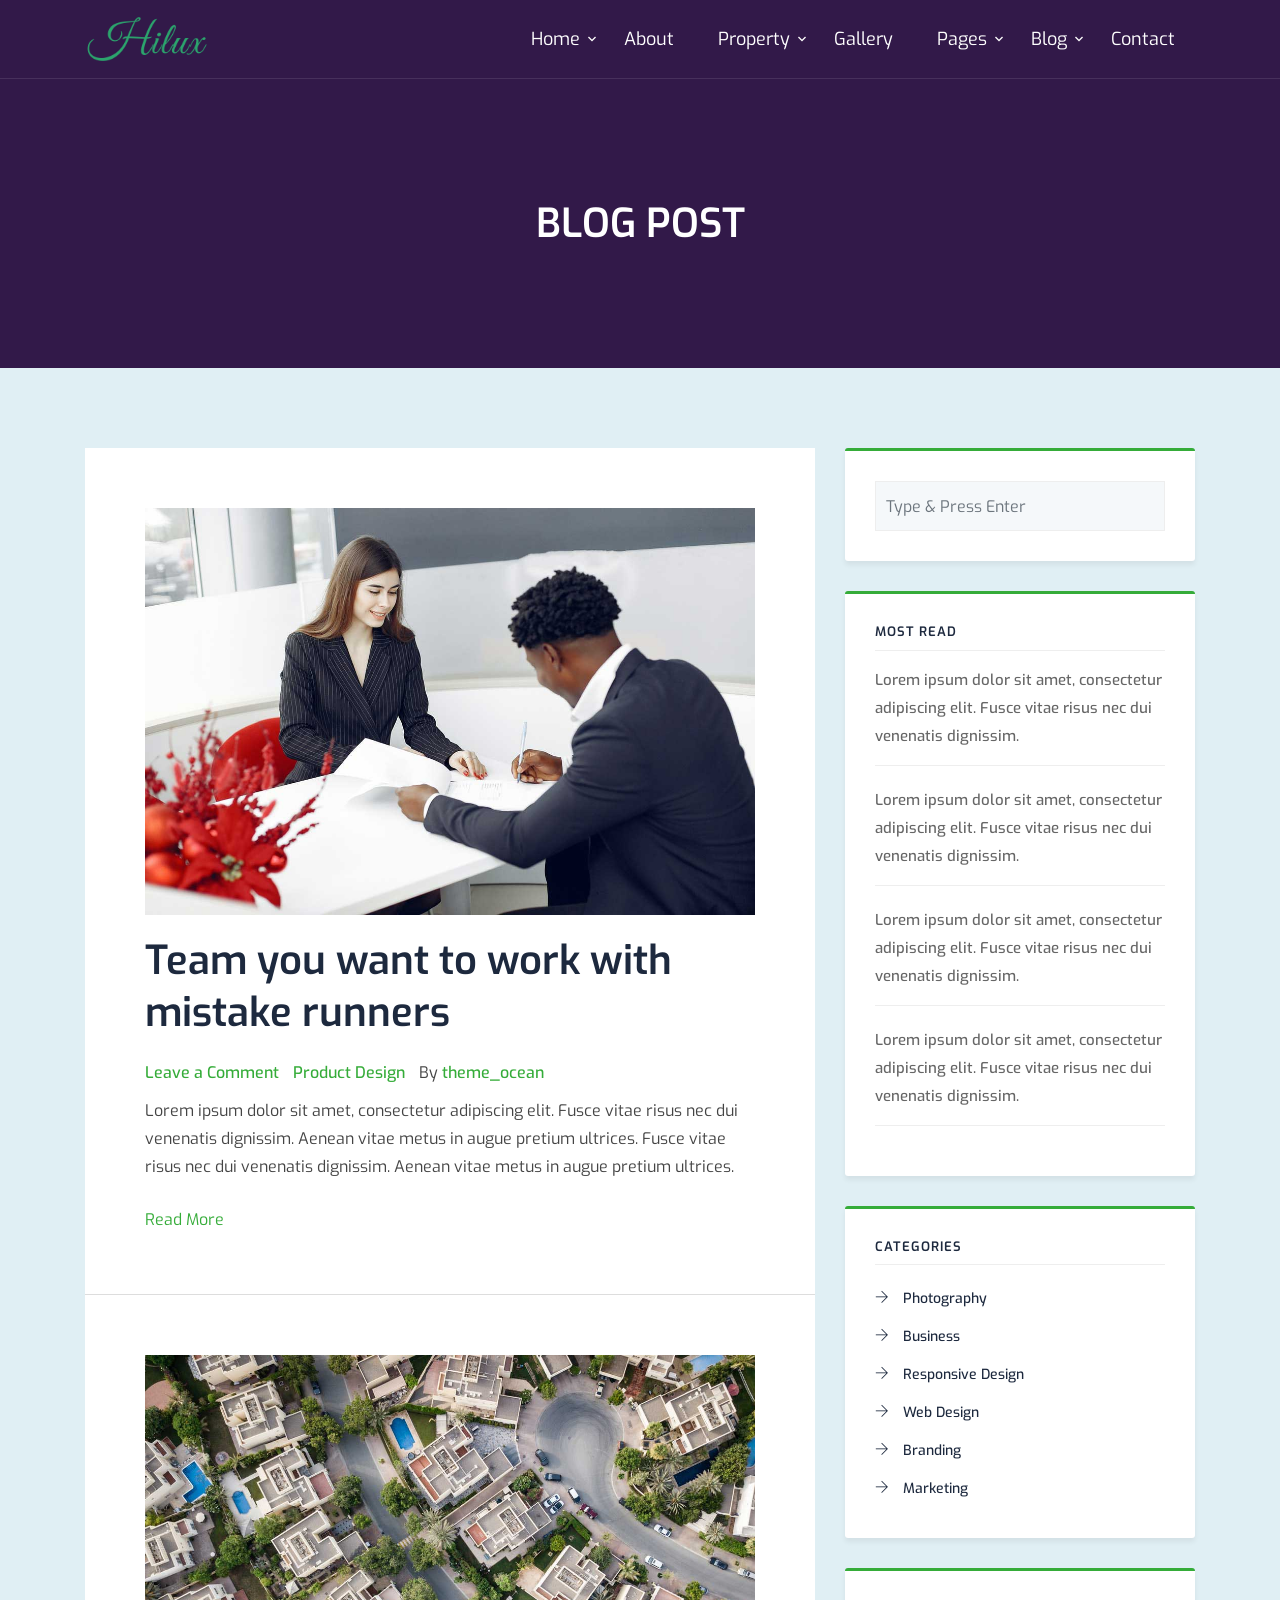
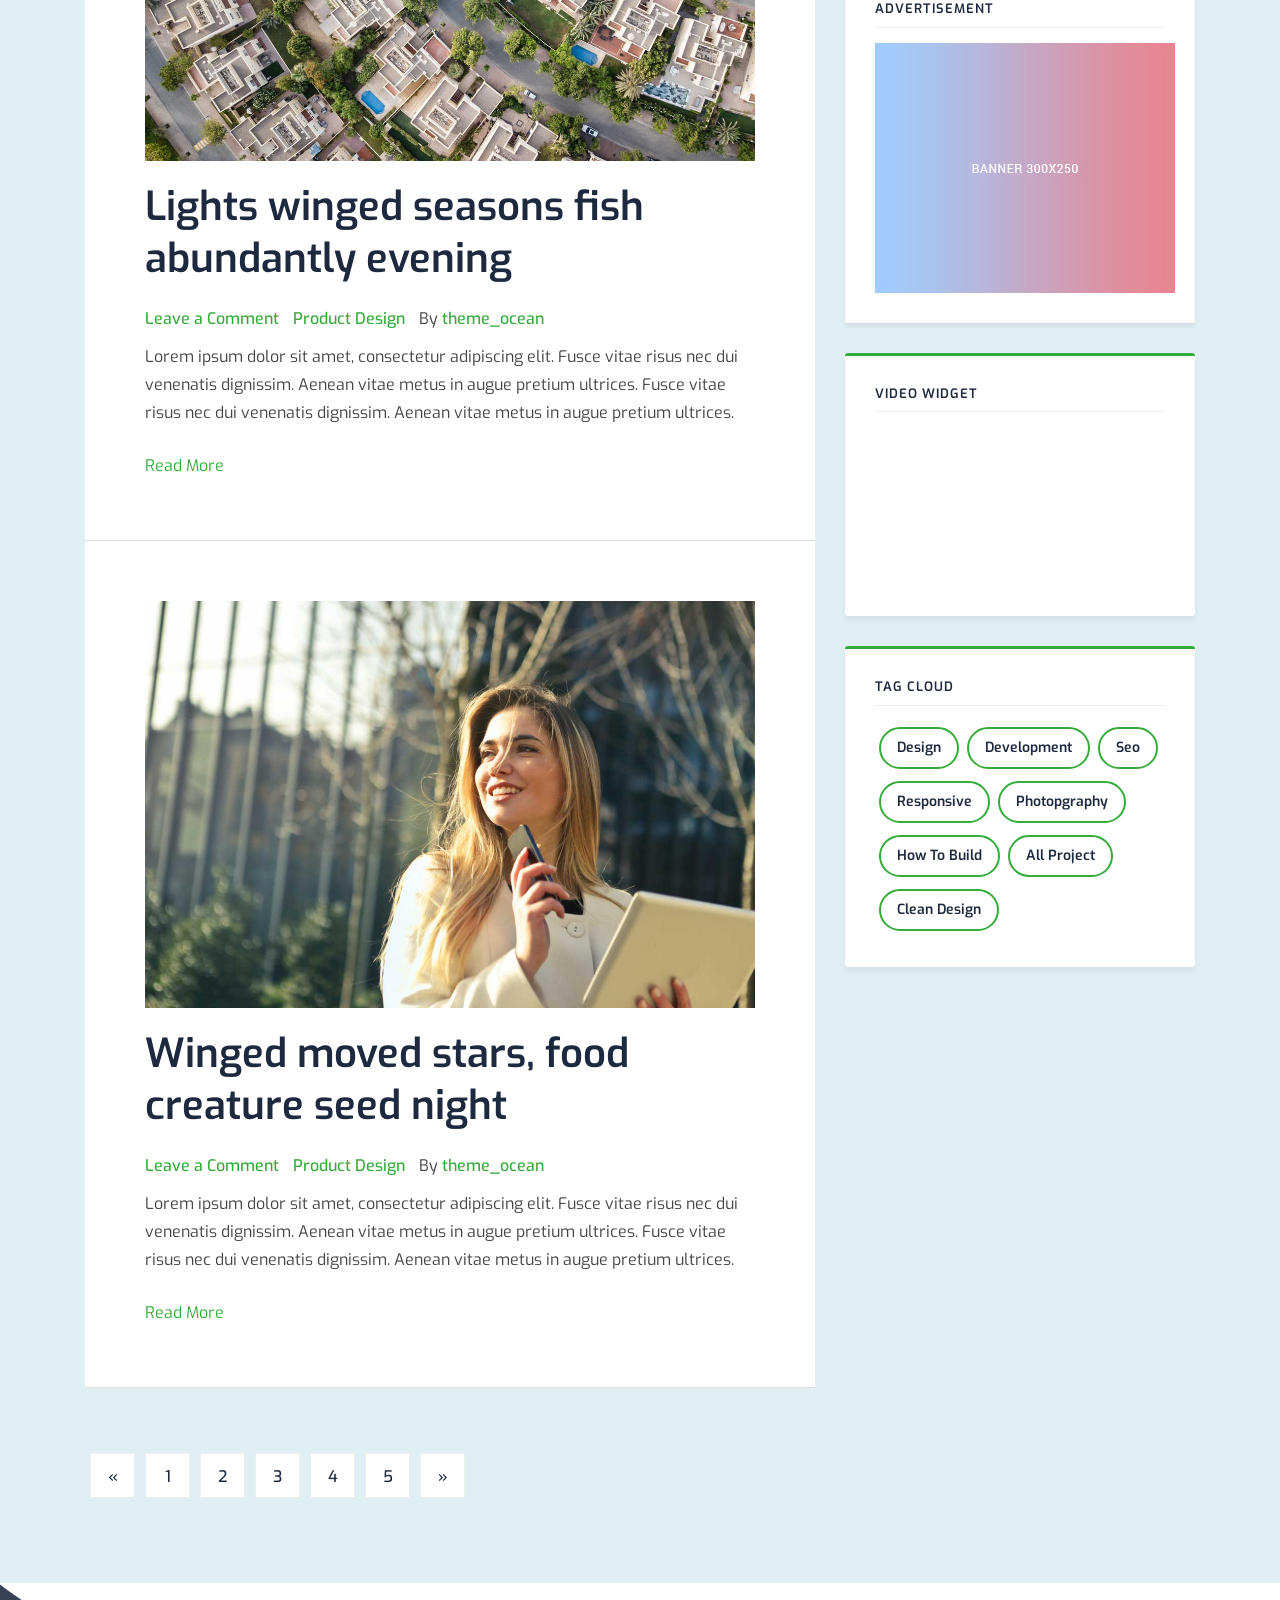
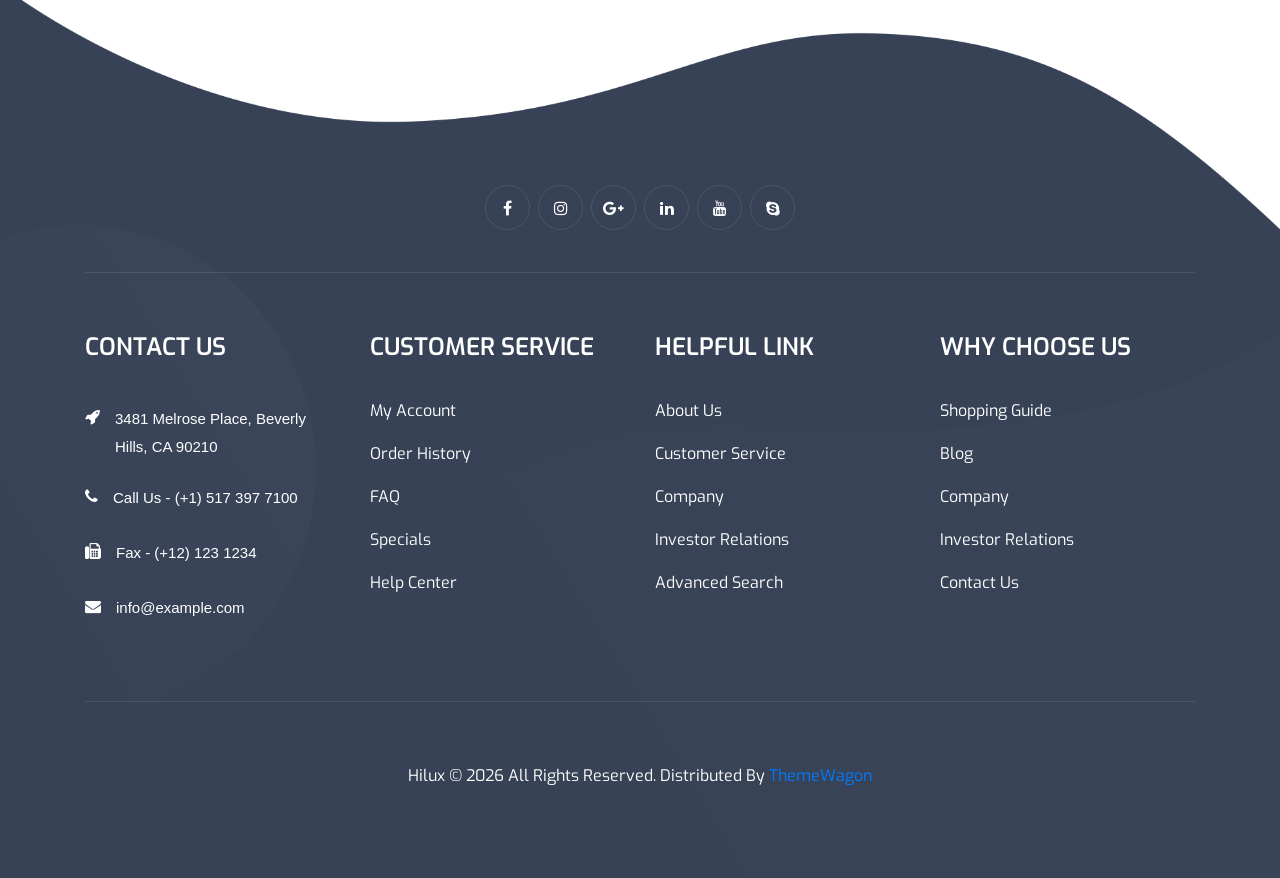
<file: blog.html>
<!DOCTYPE html>
<html lang="en">

<head>
	<!-- Meta -->
	<meta charset="utf-8">
	<meta http-equiv="X-UA-Compatible" content="IE=edge">
	<meta name="viewport" content="width=device-width, initial-scale=1">
	<!-- The above 3 meta tags *must* come first in the head; any other head content must come *after* these tags -->
	<!-- SITE TITLE -->
	<title>Hilux - Real Estate HTML Template</title>
	<!-- Latest Bootstrap min CSS -->
	<link rel="stylesheet" href="assets/bootstrap/css/bootstrap.min.css">
	<!-- Google Font -->
	<link href="https://fonts.googleapis.com/css2?family=Exo:wght@300;400;500;600;700;800;900&display=swap"
		rel="stylesheet">
	<!-- Font Awesome CSS -->
	<link rel="stylesheet" href="assets/fonts/font-awesome.min.css">
	<link rel="stylesheet" href="assets/fonts/themify-icons.css">
	<!--- owl carousel Css-->
	<link rel="stylesheet" href="assets/owlcarousel/css/owl.carousel.css">
	<link rel="stylesheet" href="assets/owlcarousel/css/owl.theme.css">
	<!--fonts icons Css-->
	<link rel="stylesheet" href="assets/css/fonts.css">
	<!--prettyPhoto css-->
	<link href="assets/css/prettyPhoto.css" rel="stylesheet">
	<!-- animate CSS -->
	<link rel="stylesheet" href="assets/css/animate.css">
	<!-- Slick css -->
	<link rel="stylesheet" href="assets/css/slick.css">
	<!-- Style CSS -->
	<link rel="stylesheet" href="assets/css/menu.css">
	<link rel="stylesheet" href="assets/css/style.css">
	<link rel="stylesheet" href="assets/css/responsive.css">
	<!-- HTML5 shim and Respond.js IE8 support of HTML5 elements and media queries -->
	<!-- WARNING: Respond.js doesn't work if you view the page via file:// -->
	<!--[if lt IE 9]>
		  <script src="https://oss.maxcdn.com/html5shiv/3.7.2/html5shiv.min.js"></script>
		  <script src="https://oss.maxcdn.com/respond/1.4.2/respond.min.js"></script>
		<![endif]-->
</head>

<body data-spy="scroll" data-offset="80">

	<!-- START PRELOADER -->
	<div class="preloader">
		<div class="status">
			<div class="status-mes"></div>
		</div>
	</div>
	<!-- END PRELOADER -->

	<!-- START NAVBAR -->
	<div class="site-mobile-menu site-navbar-target">
		<div class="site-mobile-menu-header">
			<div class="site-mobile-menu-close mt-3">
				<span class="icon-close2 js-menu-toggle"></span>
			</div>
		</div>
		<div class="site-mobile-menu-body"></div>
	</div>

	<header class="site-navbar js-sticky-header site-navbar-target" role="banner">
		<div class="container">
			<div class="row align-items-center">
				<div class="col-6 col-xl-2">
					<h1 class="mb-0 site-logo"><a href="index.html"><img src="assets/img/logo.png" alt=""></a></h1>
				</div>
				<div class="col-12 col-md-10 d-none d-xl-block">
					<nav class="site-navigation position-relative text-right" role="navigation">
						<ul class="site-menu main-menu js-clone-nav mr-auto d-none d-lg-block">
							<li class="has-children">
								<a href="index.html" class="nav-link">Home</a>
								<ul class="dropdown">
									<li><a href="index_map.html" class="nav-link">Home Map</a></li>
									<li><a href="index_parallax.html" class="nav-link">Home Parallax</a></li>
									<li><a href="index_slideshow.html" class="nav-link">Home Slider</a></li>
									<li><a href="index_video.html" class="nav-link">Home video</a></li>
								</ul>
							</li>
							<li><a class="nav-link" href="about.html">about</a></li>
							<li class="has-children">
								<a href="property.html" class="nav-link">Property</a>
								<ul class="dropdown">
									<li><a href="property-details.html" class="nav-link">Property Details</a></li>
								</ul>
							</li>
							<li><a href="gallery.html">Gallery</a></li>
							<li class="has-children">
								<a href="#" class="nav-link">Pages</a>
								<ul class="dropdown">
									<li><a href="agent_profile.html" class="nav-link">agent profile</a></li>
									<li><a href="login.html" class="nav-link">login page</a></li>
									<li><a href="register.html" class="nav-link">register page</a></li>
									<li><a href="faq.html" class="nav-link">Faqs</a></li>
									<li><a href="404.html" class="nav-link">404 page</a></li>
								</ul>
							</li>
							<li class="has-children">
								<a href="blog.html" class="nav-link">Blog</a>
								<ul class="dropdown">
									<li><a href="blog.html" class="nav-link">Blog Post</a></li>
									<li><a href="blog-post.html" class="nav-link">Blog Single</a></li>
								</ul>
							</li>
							<li><a class="nav-link" href="contact.html">Contact</a></li>
						</ul>
					</nav>
				</div>
				<div class="col-6 d-inline-block d-xl-none ml-md-0 py-3" style="position: relative; top: 3px;">
					<a href="#" class="site-menu-toggle js-menu-toggle float-right"><span
							class="icon-menu h3"></span></a>
				</div>
			</div>
		</div>
	</header>
	<!-- END NAVBAR-->

	<!-- START SECTION TOP -->
	<section class="section-top">
		<div class="container">
			<div class="col-lg-10 offset-lg-1 col-xs-12 text-center">
				<div class="section-top-title wow fadeInRight" data-wow-duration="1s" data-wow-delay="0.3s"
					data-wow-offset="0">
					<h1>Blog Post</h1>
				</div><!-- //.HERO-TEXT -->
			</div><!--- END COL -->
		</div><!--- END CONTAINER -->
	</section>
	<!-- END SECTION TOP -->

	<!-- START BLOG -->
	<section class="blog-page section-padding">
		<div class="container">
			<div class="row">
				<div class="col-lg-8 col-sm-12 col-xs-12">
					<div class="single_blog_page">
						<a href="blog.html"><img src="assets/img/blog/blog-1.jpg" class="img-fluid" alt="image" /></a>
						<h2><a href="blog-post.html">Team you want to work with mistake runners</a></h2>
						<span><a href="#">Leave a Comment</a></span> <span><a href="#"> Product Design</a> </span>
						<span> By <a href="#">theme_ocean</a> </span>
						<p>Lorem ipsum dolor sit amet, consectetur adipiscing elit. Fusce vitae risus nec dui venenatis
							dignissim. Aenean vitae metus in augue pretium ultrices. Fusce vitae risus nec dui venenatis
							dignissim. Aenean vitae metus in augue pretium ultrices.</p>
						<a class="single_blog_page_btn" href="blog-post.html">Read More</a>
					</div>
					<div class="single_blog_page">
						<a href="blog.html"><img src="assets/img/blog/blog-2.jpg" class="img-fluid" alt="image" /></a>
						<h2><a href="blog-post.html">Lights winged seasons fish abundantly evening</a></h2>
						<span><a href="#">Leave a Comment</a></span> <span><a href="#"> Product Design</a> </span>
						<span> By <a href="#">theme_ocean</a> </span>
						<p>Lorem ipsum dolor sit amet, consectetur adipiscing elit. Fusce vitae risus nec dui venenatis
							dignissim. Aenean vitae metus in augue pretium ultrices. Fusce vitae risus nec dui venenatis
							dignissim. Aenean vitae metus in augue pretium ultrices.</p>
						<a class="single_blog_page_btn" href="blog-post.html">Read More</a>
					</div>
					<div class="single_blog_page">
						<a href="blog.html"><img src="assets/img/blog/blog-3.jpg" class="img-fluid" alt="image" /></a>
						<h2><a href="blog-post.html">Winged moved stars, food creature seed night</a></h2>
						<span><a href="#">Leave a Comment</a></span> <span><a href="#"> Product Design</a> </span>
						<span> By <a href="#">theme_ocean</a> </span>
						<p>Lorem ipsum dolor sit amet, consectetur adipiscing elit. Fusce vitae risus nec dui venenatis
							dignissim. Aenean vitae metus in augue pretium ultrices. Fusce vitae risus nec dui venenatis
							dignissim. Aenean vitae metus in augue pretium ultrices.</p>
						<a class="single_blog_page_btn" href="blog-post.html">Read More</a>
					</div>
					<!--- START PAGINATION -->
					<div id="pagination">
						<nav>
							<ul class="pagination blog_pagination">
								<li>
									<a href="#" aria-label="Previous">
										<span aria-hidden="true">&laquo;</span>
									</a>
								</li>
								<li><a href="#">1</a></li>
								<li><a href="#">2</a></li>
								<li><a href="#">3</a></li>
								<li><a href="#">4</a></li>
								<li><a href="#">5</a></li>
								<li>
									<a href="#" aria-label="Next">
										<span aria-hidden="true">&raquo;</span>
									</a>
								</li>
							</ul>
						</nav>
					</div><!--- END PAGINATION -->
				</div><!--- END COL -->
				<div class="col-lg-4 col-sm-12 col-xs-12">
					<div class="blog_search">
						<input type="text" class="form-control" placeholder="Type & Press Enter">
					</div>
					<div class="latest_blog">
						<h4 class="blog_sidebar_title">Most read</h4>
						<div class="single_latest_blog">
							<a href="#">
								<h4>Lorem ipsum dolor sit amet, consectetur adipiscing elit. Fusce vitae risus nec dui
									venenatis dignissim.</h4>
							</a>
						</div>
						<div class="single_latest_blog">
							<a href="#">
								<h4>Lorem ipsum dolor sit amet, consectetur adipiscing elit. Fusce vitae risus nec dui
									venenatis dignissim.</h4>
							</a>
						</div>
						<div class="single_latest_blog">
							<a href="#">
								<h4>Lorem ipsum dolor sit amet, consectetur adipiscing elit. Fusce vitae risus nec dui
									venenatis dignissim.</h4>
							</a>
						</div>
						<div class="single_latest_blog">
							<a href="#">
								<h4>Lorem ipsum dolor sit amet, consectetur adipiscing elit. Fusce vitae risus nec dui
									venenatis dignissim.</h4>
							</a>
						</div>
					</div>
					<div class="categories">
						<h4 class="blog_sidebar_title">Categories</h4>
						<ul>
							<li><a href="#"><i class="ti-arrow-right"></i> Photography</a></li>
							<li><a href="#"><i class="ti-arrow-right"></i> Business</a></li>
							<li><a href="#"><i class="ti-arrow-right"></i> Responsive Design</a></li>
							<li><a href="#"><i class="ti-arrow-right"></i> Web Design</a></li>
							<li><a href="#"><i class="ti-arrow-right"></i> Branding</a></li>
							<li><a href="#"><i class="ti-arrow-right"></i> Marketing</a></li>
						</ul>
					</div>
					<div class="advertisement_post">
						<h4 class="blog_sidebar_title">Advertisement</h4>
						<a href="#"><img src="assets/img/blog/banner_3.jpg" class="img-responsive" alt="" /></a>
					</div>
					<div class="video_post">
						<h4 class="blog_sidebar_title">Video Widget</h4>
						<iframe src="https://player.vimeo.com/video/62026718"></iframe>
					</div>
					<div class="tag">
						<h4 class="blog_sidebar_title">Tag cloud</h4>
						<a href="#">Design</a>
						<a href="#">Development</a>
						<a href="#">Seo</a>
						<a href="#">Responsive</a>
						<a href="#">Photopgraphy</a>
						<a href="#">How to build</a>
						<a href="#">All project</a>
						<a href="#">Clean Design</a>
					</div>
				</div><!--- END COL -->
			</div><!--- END ROW -->
		</div><!--- END CONTAINER -->
	</section>
	<!-- END BLOG -->


	<!-- START FOOTER TOP -->
	<footer class="footer-area">
		<div class="container">
			<div class="row">
				<div class="col-md-12 text-center">
					<div class="footer_social">
						<ul>
							<li><a data-toggle="tooltip" data-placement="top" title="Facebook" href="#"><i
										class="fa fa-facebook"></i></a>
							</li>
							<li><a data-toggle="tooltip" data-placement="top" title="Twitter" href="#"><i
										class="fa fa-instagram"></i></a>
							</li>
							<li><a data-toggle="tooltip" data-placement="top" title="Google Plus" href="#"><i
										class="fa fa-google-plus"></i></a>
							</li>
							<li><a data-toggle="tooltip" data-placement="top" title="Linkedin" href="#"><i
										class="fa fa-linkedin"></i></a>
							</li>
							<li><a data-toggle="tooltip" data-placement="top" title="Youtube" href="#"><i
										class="fa fa-youtube"></i></a>
							</li>
							<li><a data-toggle="tooltip" data-placement="top" title="Skype" href="#"><i
										class="fa fa-skype"></i></a>
							</li>
						</ul>
					</div>
				</div>
			</div>
			<div class="row footer-padding">
				<div class="col-md-3 col-sm-3 col-xs-12">
					<div class="single_footer">
						<h4>Contact Us</h4>
						<div class="footer_contact">
							<ul>
								<li><i class="fa fa-rocket"></i> <span>3481 Melrose Place, Beverly Hills, CA
										90210</span></li>
								<li><i class="fa fa-phone"></i> <span>Call Us - (+1) 517 397 7100</span></li>
								<li><i class="fa fa-fax"></i> <span>Fax - (+12) 123 1234</span></li>
								<li><i class="fa fa-envelope"></i> <span>info@example.com</span></li>
							</ul>
						</div>
					</div>
				</div><!--- END COL -->
				<div class="col-md-3 col-sm-3 col-xs-12">
					<div class="single_footer">
						<h4>Customer service</h4>
						<div class="footer_contact">
							<ul>
								<li><a href="#">My Account</a></li>
								<li><a href="#">Order History</a></li>
								<li><a href="#">FAQ</a></li>
								<li><a href="#">Specials</a></li>
								<li><a href="#">Help Center</a></li>
							</ul>
						</div>
					</div>
				</div><!--- END COL -->
				<div class="col-md-3 col-sm-3 col-xs-12">
					<div class="single_footer">
						<h4>Helpful Link</h4>
						<div class="footer_contact">
							<ul>
								<li><a href="#">About us</a></li>
								<li><a href="#">Customer Service</a></li>
								<li><a href="#">Company</a></li>
								<li><a href="#">Investor Relations</a></li>
								<li><a href="#">Advanced Search</a></li>
							</ul>
						</div>
					</div>
				</div><!--- END COL -->
				<div class="col-md-3 col-sm-3 col-xs-12">
					<div class="single_footer">
						<h4>Why choose Us</h4>
						<div class="footer_contact">
							<ul>
								<li><a href="#">Shopping Guide</a></li>
								<li><a href="#">Blog</a></li>
								<li><a href="#">Company</a></li>
								<li><a href="#">Investor Relations</a></li>
								<li><a href="contact.html">Contact Us</a></li>
							</ul>
						</div>
					</div>
				</div><!--- END COL -->
			</div><!--- END ROW -->
			<div class="row text-center">
				<div class="col-md-12 col-sm-12 col-xs-12 wow zoomIn">
					<p class="footer_copyright">Hilux &copy; 2026 All Rights Reserved. Distributed by <a
							href="https://themewagon.com" target="_blank">ThemeWagon</a></p>.
				</div><!--- END COL -->
			</div><!--- END ROW -->
		</div><!--- END CONTAINER -->
	</footer>
	<!-- END FOOTER TOP -->

	<!-- Latest jQuery -->
	<script src="assets/js/jquery-1.12.4.min.js"></script>
	<!-- Latest compiled and minified Bootstrap -->
	<script src="assets/bootstrap/js/bootstrap.min.js"></script>
	<!-- modernizer JS -->
	<script src="assets/js/modernizr-2.8.3.min.js"></script>
	<!-- Menu js -->
	<script src="assets/js/menu.js"></script>
	<script src="assets/js/jquery.sticky.js"></script>
	<!-- scrolltopcontrol js -->
	<script src="assets/js/scrolltopcontrol.js"></script>
	<!-- WOW - Reveal Animations When You Scroll -->
	<script src="assets/js/wow.min.js"></script>
	<!-- scripts js -->
	<script src="assets/js/scripts.js"></script>
</body>

</html>
</file>
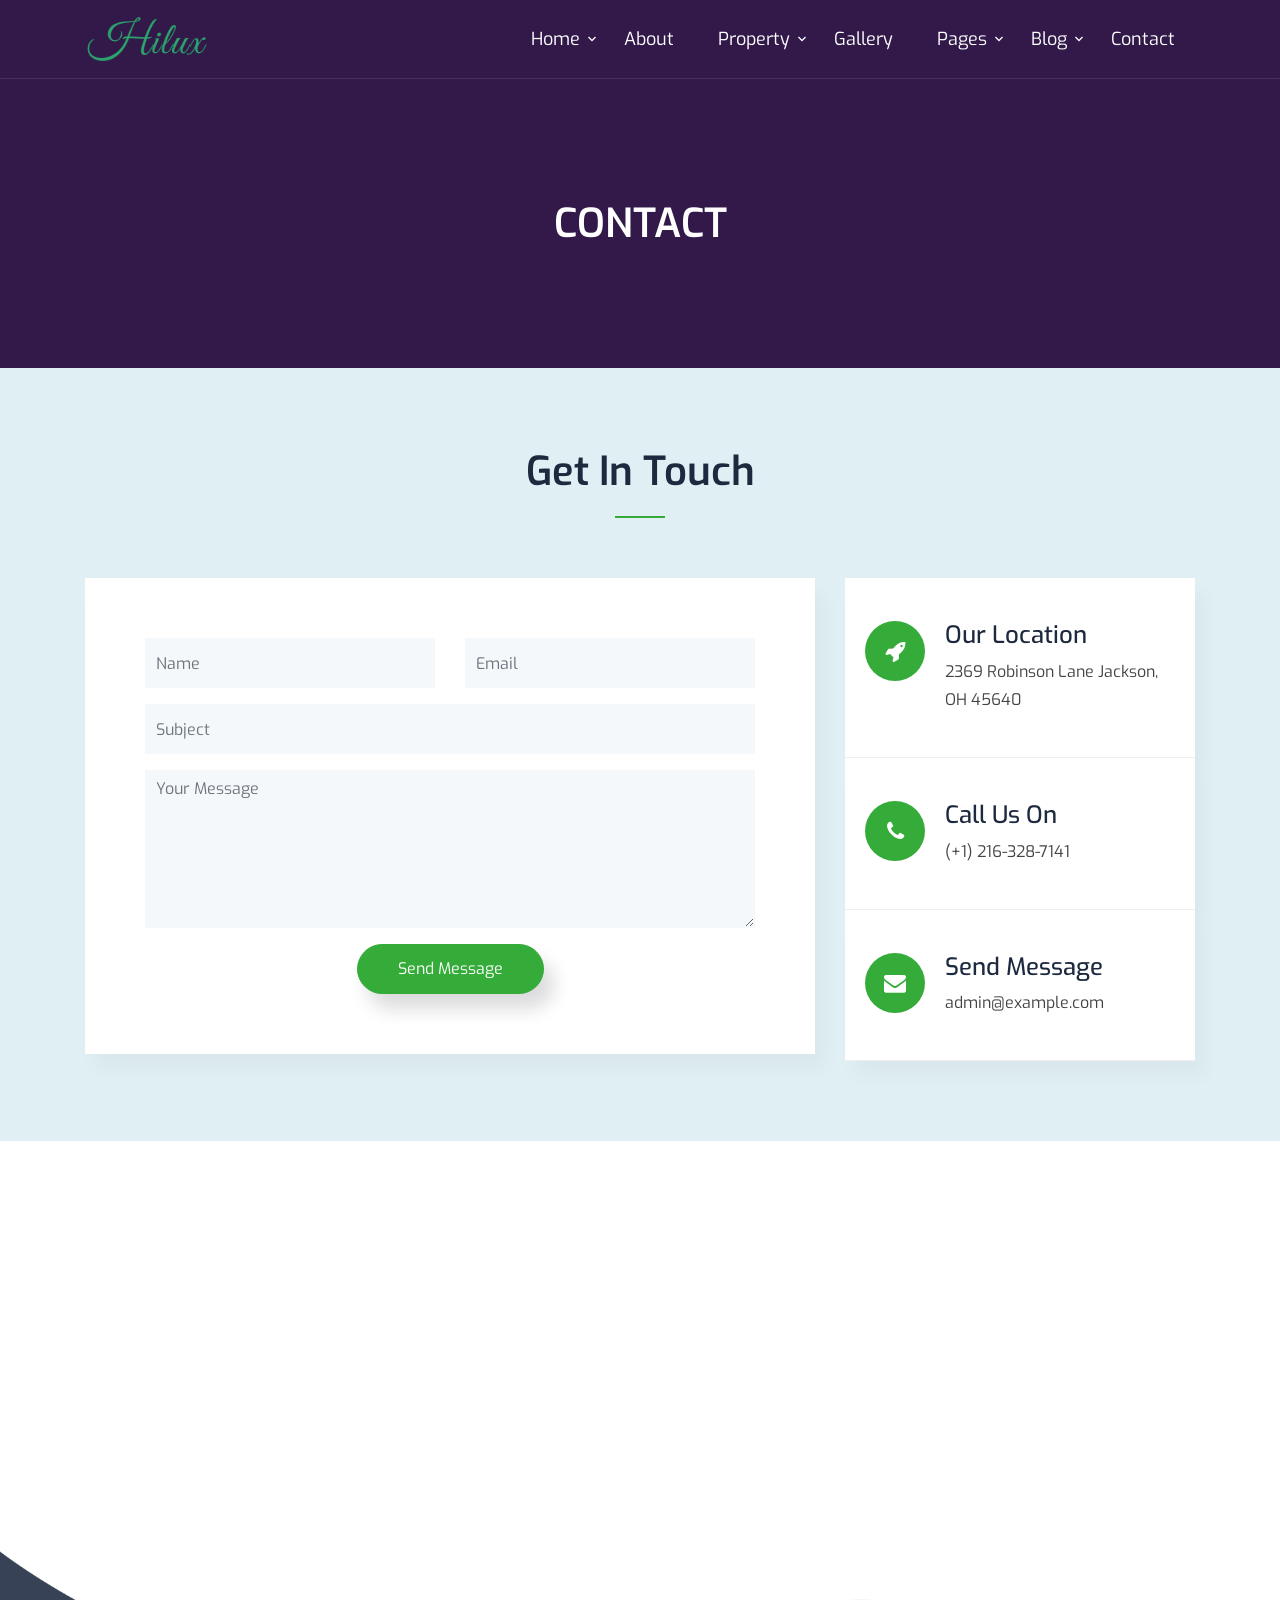
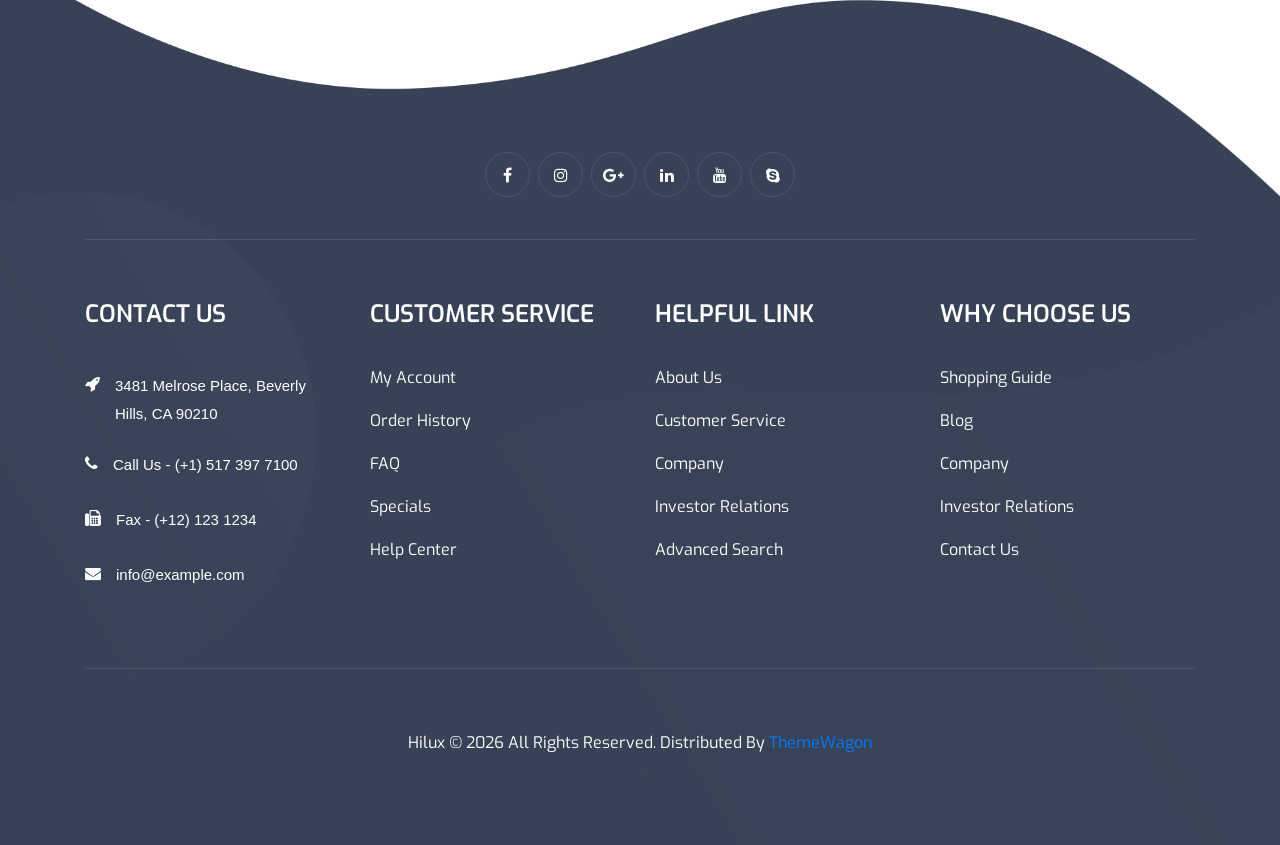
<file: contact.html>
<!DOCTYPE html>
<html lang="en">

<head>
	<!-- Meta -->
	<meta charset="utf-8">
	<meta http-equiv="X-UA-Compatible" content="IE=edge">
	<meta name="viewport" content="width=device-width, initial-scale=1">
	<!-- The above 3 meta tags *must* come first in the head; any other head content must come *after* these tags -->
	<!-- SITE TITLE -->
	<title>Hilux - Real Estate HTML Template</title>
	<!-- Latest Bootstrap min CSS -->
	<link rel="stylesheet" href="assets/bootstrap/css/bootstrap.min.css">
	<!-- Google Font -->
	<link href="https://fonts.googleapis.com/css2?family=Exo:wght@300;400;500;600;700;800;900&display=swap"
		rel="stylesheet">
	<!-- Font Awesome CSS -->
	<link rel="stylesheet" href="assets/fonts/font-awesome.min.css">
	<link rel="stylesheet" href="assets/fonts/themify-icons.css">
	<!--- owl carousel Css-->
	<link rel="stylesheet" href="assets/owlcarousel/css/owl.carousel.css">
	<link rel="stylesheet" href="assets/owlcarousel/css/owl.theme.css">
	<!--fonts icons Css-->
	<link rel="stylesheet" href="assets/css/fonts.css">
	<!--prettyPhoto css-->
	<link href="assets/css/prettyPhoto.css" rel="stylesheet">
	<!-- animate CSS -->
	<link rel="stylesheet" href="assets/css/animate.css">
	<!-- Slick css -->
	<link rel="stylesheet" href="assets/css/slick.css">
	<!-- Style CSS -->
	<link rel="stylesheet" href="assets/css/menu.css">
	<link rel="stylesheet" href="assets/css/style.css">
	<link rel="stylesheet" href="assets/css/responsive.css">
	<!-- HTML5 shim and Respond.js IE8 support of HTML5 elements and media queries -->
	<!-- WARNING: Respond.js doesn't work if you view the page via file:// -->
	<!--[if lt IE 9]>
		  <script src="https://oss.maxcdn.com/html5shiv/3.7.2/html5shiv.min.js"></script>
		  <script src="https://oss.maxcdn.com/respond/1.4.2/respond.min.js"></script>
		<![endif]-->
</head>

<body data-spy="scroll" data-offset="80">

	<!-- START PRELOADER -->
	<div class="preloader">
		<div class="status">
			<div class="status-mes"></div>
		</div>
	</div>
	<!-- END PRELOADER -->

	<!-- START NAVBAR -->
	<div class="site-mobile-menu site-navbar-target">
		<div class="site-mobile-menu-header">
			<div class="site-mobile-menu-close mt-3">
				<span class="icon-close2 js-menu-toggle"></span>
			</div>
		</div>
		<div class="site-mobile-menu-body"></div>
	</div>

	<header class="site-navbar js-sticky-header site-navbar-target" role="banner">
		<div class="container">
			<div class="row align-items-center">
				<div class="col-6 col-xl-2">
					<h1 class="mb-0 site-logo"><a href="index.html"><img src="assets/img/logo.png" alt=""></a></h1>
				</div>
				<div class="col-12 col-md-10 d-none d-xl-block">
					<nav class="site-navigation position-relative text-right" role="navigation">
						<ul class="site-menu main-menu js-clone-nav mr-auto d-none d-lg-block">
							<li class="has-children">
								<a href="index.html" class="nav-link">Home</a>
								<ul class="dropdown">
									<li><a href="index_map.html" class="nav-link">Home Map</a></li>
									<li><a href="index_parallax.html" class="nav-link">Home Parallax</a></li>
									<li><a href="index_slideshow.html" class="nav-link">Home Slider</a></li>
									<li><a href="index_video.html" class="nav-link">Home video</a></li>
								</ul>
							</li>
							<li><a class="nav-link" href="about.html">about</a></li>
							<li class="has-children">
								<a href="property.html" class="nav-link">Property</a>
								<ul class="dropdown">
									<li><a href="property-details.html" class="nav-link">Property Details</a></li>
								</ul>
							</li>
							<li><a href="gallery.html">Gallery</a></li>
							<li class="has-children">
								<a href="#" class="nav-link">Pages</a>
								<ul class="dropdown">
									<li><a href="agent_profile.html" class="nav-link">agent profile</a></li>
									<li><a href="login.html" class="nav-link">login page</a></li>
									<li><a href="register.html" class="nav-link">register page</a></li>
									<li><a href="faq.html" class="nav-link">Faqs</a></li>
									<li><a href="404.html" class="nav-link">404 page</a></li>
								</ul>
							</li>
							<li class="has-children">
								<a href="blog.html" class="nav-link">Blog</a>
								<ul class="dropdown">
									<li><a href="blog.html" class="nav-link">Blog Post</a></li>
									<li><a href="blog-post.html" class="nav-link">Blog Single</a></li>
								</ul>
							</li>
							<li><a class="nav-link" href="contact.html">Contact</a></li>
						</ul>
					</nav>
				</div>
				<div class="col-6 d-inline-block d-xl-none ml-md-0 py-3" style="position: relative; top: 3px;">
					<a href="#" class="site-menu-toggle js-menu-toggle float-right"><span
							class="icon-menu h3"></span></a>
				</div>
			</div>
		</div>
	</header>
	<!-- END NAVBAR-->

	<!-- START SECTION TOP -->
	<section class="section-top">
		<div class="container">
			<div class="col-lg-10 offset-lg-1 col-xs-12 text-center">
				<div class="section-top-title wow fadeInRight" data-wow-duration="1s" data-wow-delay="0.3s"
					data-wow-offset="0">
					<h1>Contact</h1>
				</div><!-- //.HERO-TEXT -->
			</div><!--- END COL -->
		</div><!--- END CONTAINER -->
	</section>
	<!-- END SECTION TOP -->

	<!-- START CONTACT FORM  -->
	<section class="contact-area section-padding">
		<div class="container">
			<div class="section-title text-center wow zoomIn">
				<h2>Get In touch</h2>
				<div></div>
			</div>
			<div class="row ">
				<div class="col-lg-8 col-sm-8 col-xs-12">
					<div class="single_contact_one">
						<div class="contact">
							<form id="contact-form" method="post" enctype="multipart/form-data">
								<div class="row">
									<div class="form-group col-md-6">
										<input type="text" name="name" class="form-control" placeholder="Name"
											required="required">
									</div>
									<div class="form-group col-md-6">
										<input type="email" name="email" class="form-control" placeholder="Email"
											required="required">
									</div>
									<div class="form-group col-md-12">
										<input type="text" name="subject" class="form-control" placeholder="Subject"
											required="required">
									</div>
									<div class="form-group col-md-12">
										<textarea rows="6" name="message" class="form-control"
											placeholder="Your Message" required="required"></textarea>
									</div>
									<div class="col-md-12 text-center">
										<button type="submit" value="Send message" name="submit" id="submitButton"
											class="btn btn-contact-bg" title="Submit Your Message!">Send
											Message</button>
									</div>
								</div>
							</form>
						</div>
					</div>
				</div><!-- END COL  -->
				<div class="col-lg-4 col-sm-4 col-xs-12">
					<div class="single_contact_two">
						<div class="single_address">
							<i class="fa fa-rocket color-one"></i>
							<h4>Our Location</h4>
							<p>2369 Robinson Lane Jackson, <br>OH 45640</p>
						</div>
						<div class="single_address">
							<i class="fa fa-phone color-two"></i>
							<h4>Call us on</h4>
							<p>(+1) 216-328-7141 </p>
						</div>
						<div class="single_address single_address_mbnone">
							<i class="fa fa-envelope color-three"></i>
							<h4>Send message</h4>
							<p>admin@example.com</p>
						</div>
					</div>
				</div><!-- END COL  -->
			</div><!-- END ROW -->
		</div><!--- END CONTAINER -->
	</section>
	<!-- END CONTACT FORM -->

	<!-- START MAP -->
	<div class="map">
		<iframe
			src="https://www.google.com/maps/embed?pb=!1m18!1m12!1m3!1d3023.957183635167!2d-74.00402768559431!3d40.71895904512855!2m3!1f0!2f0!3f0!3m2!1i1024!2i768!4f13.1!3m3!1m2!1s0x89c2598a1316e7a7%3A0x47bb20eb6074b3f0!2sNew%20Work%20City%20-%20(CLOSED)!5e0!3m2!1sbn!2sbd!4v1600305497356!5m2!1sbn!2sbd"
			style="border:0;" allowfullscreen="" aria-hidden="false" tabindex="0"></iframe>
	</div>
	<!-- END MAP -->

	<!-- START FOOTER TOP -->
	<footer class="footer-area">
		<div class="container">
			<div class="row">
				<div class="col-md-12 text-center">
					<div class="footer_social">
						<ul>
							<li><a data-toggle="tooltip" data-placement="top" title="Facebook" href="#"><i
										class="fa fa-facebook"></i></a>
							</li>
							<li><a data-toggle="tooltip" data-placement="top" title="Twitter" href="#"><i
										class="fa fa-instagram"></i></a>
							</li>
							<li><a data-toggle="tooltip" data-placement="top" title="Google Plus" href="#"><i
										class="fa fa-google-plus"></i></a>
							</li>
							<li><a data-toggle="tooltip" data-placement="top" title="Linkedin" href="#"><i
										class="fa fa-linkedin"></i></a>
							</li>
							<li><a data-toggle="tooltip" data-placement="top" title="Youtube" href="#"><i
										class="fa fa-youtube"></i></a>
							</li>
							<li><a data-toggle="tooltip" data-placement="top" title="Skype" href="#"><i
										class="fa fa-skype"></i></a>
							</li>
						</ul>
					</div>
				</div>
			</div>
			<div class="row footer-padding">
				<div class="col-md-3 col-sm-3 col-xs-12">
					<div class="single_footer">
						<h4>Contact Us</h4>
						<div class="footer_contact">
							<ul>
								<li><i class="fa fa-rocket"></i> <span>3481 Melrose Place, Beverly Hills, CA
										90210</span></li>
								<li><i class="fa fa-phone"></i> <span>Call Us - (+1) 517 397 7100</span></li>
								<li><i class="fa fa-fax"></i> <span>Fax - (+12) 123 1234</span></li>
								<li><i class="fa fa-envelope"></i> <span>info@example.com</span></li>
							</ul>
						</div>
					</div>
				</div><!--- END COL -->
				<div class="col-md-3 col-sm-3 col-xs-12">
					<div class="single_footer">
						<h4>Customer service</h4>
						<div class="footer_contact">
							<ul>
								<li><a href="#">My Account</a></li>
								<li><a href="#">Order History</a></li>
								<li><a href="#">FAQ</a></li>
								<li><a href="#">Specials</a></li>
								<li><a href="#">Help Center</a></li>
							</ul>
						</div>
					</div>
				</div><!--- END COL -->
				<div class="col-md-3 col-sm-3 col-xs-12">
					<div class="single_footer">
						<h4>Helpful Link</h4>
						<div class="footer_contact">
							<ul>
								<li><a href="#">About us</a></li>
								<li><a href="#">Customer Service</a></li>
								<li><a href="#">Company</a></li>
								<li><a href="#">Investor Relations</a></li>
								<li><a href="#">Advanced Search</a></li>
							</ul>
						</div>
					</div>
				</div><!--- END COL -->
				<div class="col-md-3 col-sm-3 col-xs-12">
					<div class="single_footer">
						<h4>Why choose Us</h4>
						<div class="footer_contact">
							<ul>
								<li><a href="#">Shopping Guide</a></li>
								<li><a href="#">Blog</a></li>
								<li><a href="#">Company</a></li>
								<li><a href="#">Investor Relations</a></li>
								<li><a href="contact.html">Contact Us</a></li>
							</ul>
						</div>
					</div>
				</div><!--- END COL -->
			</div><!--- END ROW -->
			<div class="row text-center">
				<div class="col-md-12 col-sm-12 col-xs-12 wow zoomIn">
					<p class="footer_copyright">Hilux &copy; 2026 All Rights Reserved. Distributed by <a
							href="https://themewagon.com" target="_blank">ThemeWagon</a></p>.
				</div><!--- END COL -->
			</div><!--- END ROW -->
		</div><!--- END CONTAINER -->
	</footer>
	<!-- END FOOTER TOP -->

	<!-- Latest jQuery -->
	<script src="assets/js/jquery-1.12.4.min.js"></script>
	<!-- Latest compiled and minified Bootstrap -->
	<script src="assets/bootstrap/js/bootstrap.min.js"></script>
	<!-- modernizer JS -->
	<script src="assets/js/modernizr-2.8.3.min.js"></script>
	<!-- scrolltopcontrol js -->
	<script src="assets/js/scrolltopcontrol.js"></script>
	<!-- Menu js -->
	<script src="assets/js/menu.js"></script>
	<script src="assets/js/jquery.sticky.js"></script>
	<!-- WOW - Reveal Animations When You Scroll -->
	<script src="assets/js/form-contact.js"></script>
	<script src="assets/js/wow.min.js"></script>
	<!-- scripts js -->
	<script src="assets/js/scripts.js"></script>
</body>

</html>
</file>
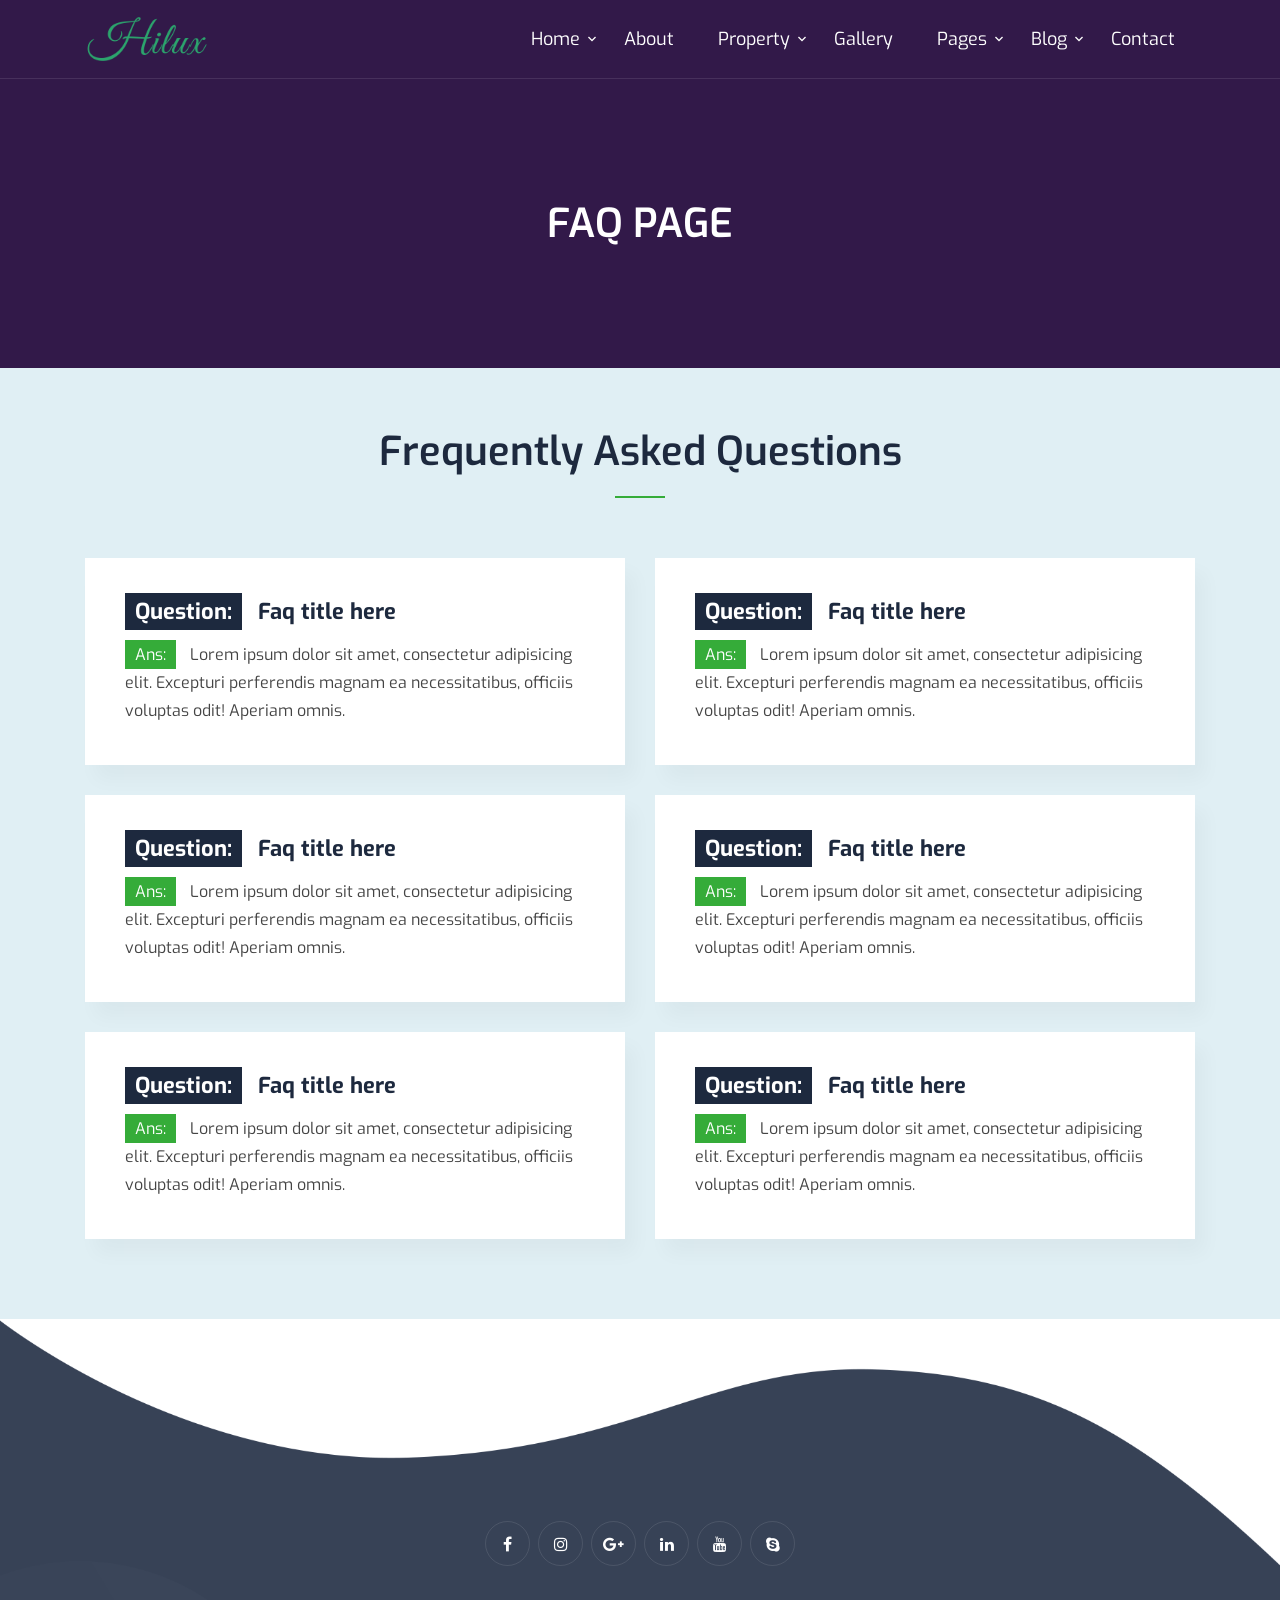
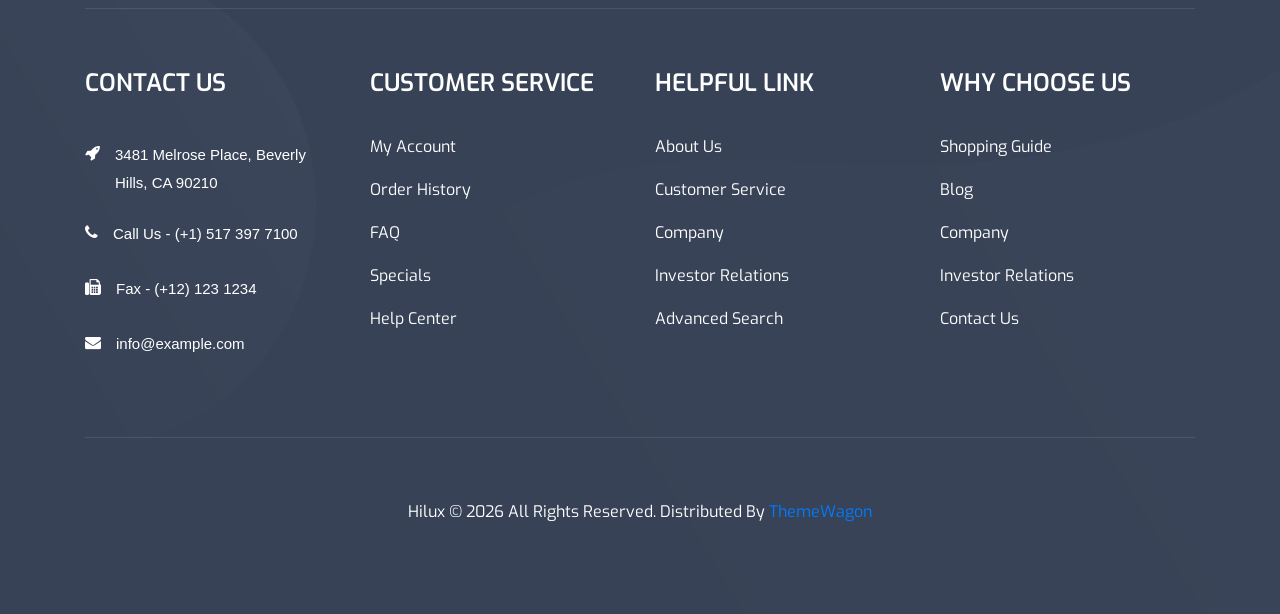
<file: faq.html>
<!DOCTYPE html>
<html lang="en">

<head>
	<!-- Meta -->
	<meta charset="utf-8">
	<meta http-equiv="X-UA-Compatible" content="IE=edge">
	<meta name="viewport" content="width=device-width, initial-scale=1">
	<!-- The above 3 meta tags *must* come first in the head; any other head content must come *after* these tags -->
	<!-- SITE TITLE -->
	<title>Hilux - Real Estate HTML Template</title>
	<!-- Latest Bootstrap min CSS -->
	<link rel="stylesheet" href="assets/bootstrap/css/bootstrap.min.css">
	<!-- Google Font -->
	<link href="https://fonts.googleapis.com/css2?family=Exo:wght@300;400;500;600;700;800;900&display=swap"
		rel="stylesheet">
	<!-- Font Awesome CSS -->
	<link rel="stylesheet" href="assets/fonts/font-awesome.min.css">
	<link rel="stylesheet" href="assets/fonts/themify-icons.css">
	<!--- owl carousel Css-->
	<link rel="stylesheet" href="assets/owlcarousel/css/owl.carousel.css">
	<link rel="stylesheet" href="assets/owlcarousel/css/owl.theme.css">
	<!--fonts icons Css-->
	<link rel="stylesheet" href="assets/css/fonts.css">
	<!--prettyPhoto css-->
	<link href="assets/css/prettyPhoto.css" rel="stylesheet">
	<!-- animate CSS -->
	<link rel="stylesheet" href="assets/css/animate.css">
	<!-- Slick css -->
	<link rel="stylesheet" href="assets/css/slick.css">
	<!-- Style CSS -->
	<link rel="stylesheet" href="assets/css/menu.css">
	<link rel="stylesheet" href="assets/css/style.css">
	<link rel="stylesheet" href="assets/css/responsive.css">
	<!-- HTML5 shim and Respond.js IE8 support of HTML5 elements and media queries -->
	<!-- WARNING: Respond.js doesn't work if you view the page via file:// -->
	<!--[if lt IE 9]>
		  <script src="https://oss.maxcdn.com/html5shiv/3.7.2/html5shiv.min.js"></script>
		  <script src="https://oss.maxcdn.com/respond/1.4.2/respond.min.js"></script>
		<![endif]-->
</head>

<body data-spy="scroll" data-offset="80">

	<!-- START PRELOADER -->
	<div class="preloader">
		<div class="status">
			<div class="status-mes"></div>
		</div>
	</div>
	<!-- END PRELOADER -->

	<!-- START NAVBAR -->
	<div class="site-mobile-menu site-navbar-target">
		<div class="site-mobile-menu-header">
			<div class="site-mobile-menu-close mt-3">
				<span class="icon-close2 js-menu-toggle"></span>
			</div>
		</div>
		<div class="site-mobile-menu-body"></div>
	</div>

	<header class="site-navbar js-sticky-header site-navbar-target" role="banner">
		<div class="container">
			<div class="row align-items-center">
				<div class="col-6 col-xl-2">
					<h1 class="mb-0 site-logo"><a href="index.html"><img src="assets/img/logo.png" alt=""></a></h1>
				</div>
				<div class="col-12 col-md-10 d-none d-xl-block">
					<nav class="site-navigation position-relative text-right" role="navigation">
						<ul class="site-menu main-menu js-clone-nav mr-auto d-none d-lg-block">
							<li class="has-children">
								<a href="index.html" class="nav-link">Home</a>
								<ul class="dropdown">
									<li><a href="index_map.html" class="nav-link">Home Map</a></li>
									<li><a href="index_parallax.html" class="nav-link">Home Parallax</a></li>
									<li><a href="index_slideshow.html" class="nav-link">Home Slider</a></li>
									<li><a href="index_video.html" class="nav-link">Home video</a></li>
								</ul>
							</li>
							<li><a class="nav-link" href="about.html">about</a></li>
							<li class="has-children">
								<a href="property.html" class="nav-link">Property</a>
								<ul class="dropdown">
									<li><a href="property-details.html" class="nav-link">Property Details</a></li>
								</ul>
							</li>
							<li><a href="gallery.html">Gallery</a></li>
							<li class="has-children">
								<a href="#" class="nav-link">Pages</a>
								<ul class="dropdown">
									<li><a href="agent_profile.html" class="nav-link">agent profile</a></li>
									<li><a href="login.html" class="nav-link">login page</a></li>
									<li><a href="register.html" class="nav-link">register page</a></li>
									<li><a href="faq.html" class="nav-link">Faqs</a></li>
									<li><a href="404.html" class="nav-link">404 page</a></li>
								</ul>
							</li>
							<li class="has-children">
								<a href="blog.html" class="nav-link">Blog</a>
								<ul class="dropdown">
									<li><a href="blog.html" class="nav-link">Blog Post</a></li>
									<li><a href="blog-post.html" class="nav-link">Blog Single</a></li>
								</ul>
							</li>
							<li><a class="nav-link" href="contact.html">Contact</a></li>
						</ul>
					</nav>
				</div>
				<div class="col-6 d-inline-block d-xl-none ml-md-0 py-3" style="position: relative; top: 3px;">
					<a href="#" class="site-menu-toggle js-menu-toggle float-right"><span
							class="icon-menu h3"></span></a>
				</div>
			</div>
		</div>
	</header>
	<!-- END NAVBAR-->

	<!-- START SECTION TOP -->
	<section class="section-top">
		<div class="container">
			<div class="col-lg-10 offset-lg-1 col-xs-12 text-center">
				<div class="section-top-title wow fadeInRight" data-wow-duration="1s" data-wow-delay="0.3s"
					data-wow-offset="0">
					<h1>Faq Page</h1>
				</div><!-- //.HERO-TEXT -->
			</div><!--- END COL -->
		</div><!--- END CONTAINER -->
	</section>
	<!-- END SECTION TOP -->

	<!-- START FAQ -->
	<section class="template_faq">
		<div class="container">
			<div class="section-title text-center wow zoomIn">
				<h2>Frequently Asked Questions</h2>
				<div></div>
			</div>
			<div class="row">
				<div class="col-lg-6 col-sm-6 col-xs-12 wow fadeInLeft">
					<div class="faq_desc">
						<p class="question"><span>Question:</span> Faq title here</p>
						<p class="ans"><span>Ans:</span> Lorem ipsum dolor sit amet, consectetur adipisicing elit.
							Excepturi perferendis magnam ea necessitatibus, officiis voluptas odit! Aperiam omnis.</p>
					</div>
				</div><!--- END COL -->
				<div class="col-lg-6 col-sm-6 col-xs-12 wow fadeInRight">
					<div class="faq_desc">
						<p class="question"><span>Question:</span> Faq title here</p>
						<p class="ans"><span>Ans:</span> Lorem ipsum dolor sit amet, consectetur adipisicing elit.
							Excepturi perferendis magnam ea necessitatibus, officiis voluptas odit! Aperiam omnis.</p>
					</div>
				</div><!--- END COL -->
				<div class="col-lg-6 col-sm-6 col-xs-12 wow fadeInLeft">
					<div class="faq_desc">
						<p class="question"><span>Question:</span> Faq title here</p>
						<p class="ans"><span>Ans:</span> Lorem ipsum dolor sit amet, consectetur adipisicing elit.
							Excepturi perferendis magnam ea necessitatibus, officiis voluptas odit! Aperiam omnis.</p>
					</div>
				</div><!--- END COL -->
				<div class="col-lg-6 col-sm-6 col-xs-12 wow fadeInRight">
					<div class="faq_desc">
						<p class="question"><span>Question:</span> Faq title here</p>
						<p class="ans"><span>Ans:</span> Lorem ipsum dolor sit amet, consectetur adipisicing elit.
							Excepturi perferendis magnam ea necessitatibus, officiis voluptas odit! Aperiam omnis.</p>
					</div>
				</div><!--- END COL -->
				<div class="col-lg-6 col-sm-6 col-xs-12 wow fadeInRight">
					<div class="faq_desc">
						<p class="question"><span>Question:</span> Faq title here</p>
						<p class="ans"><span>Ans:</span> Lorem ipsum dolor sit amet, consectetur adipisicing elit.
							Excepturi perferendis magnam ea necessitatibus, officiis voluptas odit! Aperiam omnis.</p>
					</div>
				</div><!--- END COL -->
				<div class="col-lg-6 col-sm-6 col-xs-12 wow fadeInRight">
					<div class="faq_desc">
						<p class="question"><span>Question:</span> Faq title here</p>
						<p class="ans"><span>Ans:</span> Lorem ipsum dolor sit amet, consectetur adipisicing elit.
							Excepturi perferendis magnam ea necessitatibus, officiis voluptas odit! Aperiam omnis.</p>
					</div>
				</div><!--- END COL -->
			</div><!--- END ROW -->
		</div><!--- END CONTAINER -->
	</section>
	<!-- END FAQ -->

	<!-- START FOOTER -->
	<footer class="footer-area">
		<div class="container">
			<div class="row">
				<div class="col-md-12 text-center">
					<div class="footer_social">
						<ul>
							<li><a data-toggle="tooltip" data-placement="top" title="Facebook" href="#"><i
										class="fa fa-facebook"></i></a>
							</li>
							<li><a data-toggle="tooltip" data-placement="top" title="Twitter" href="#"><i
										class="fa fa-instagram"></i></a>
							</li>
							<li><a data-toggle="tooltip" data-placement="top" title="Google Plus" href="#"><i
										class="fa fa-google-plus"></i></a>
							</li>
							<li><a data-toggle="tooltip" data-placement="top" title="Linkedin" href="#"><i
										class="fa fa-linkedin"></i></a>
							</li>
							<li><a data-toggle="tooltip" data-placement="top" title="Youtube" href="#"><i
										class="fa fa-youtube"></i></a>
							</li>
							<li><a data-toggle="tooltip" data-placement="top" title="Skype" href="#"><i
										class="fa fa-skype"></i></a>
							</li>
						</ul>
					</div>
				</div>
			</div>
			<div class="row footer-padding">
				<div class="col-md-3 col-sm-3 col-xs-12">
					<div class="single_footer">
						<h4>Contact Us</h4>
						<div class="footer_contact">
							<ul>
								<li><i class="fa fa-rocket"></i> <span>3481 Melrose Place, Beverly Hills, CA
										90210</span></li>
								<li><i class="fa fa-phone"></i> <span>Call Us - (+1) 517 397 7100</span></li>
								<li><i class="fa fa-fax"></i> <span>Fax - (+12) 123 1234</span></li>
								<li><i class="fa fa-envelope"></i> <span>info@example.com</span></li>
							</ul>
						</div>
					</div>
				</div><!--- END COL -->
				<div class="col-md-3 col-sm-3 col-xs-12">
					<div class="single_footer">
						<h4>Customer service</h4>
						<div class="footer_contact">
							<ul>
								<li><a href="#">My Account</a></li>
								<li><a href="#">Order History</a></li>
								<li><a href="#">FAQ</a></li>
								<li><a href="#">Specials</a></li>
								<li><a href="#">Help Center</a></li>
							</ul>
						</div>
					</div>
				</div><!--- END COL -->
				<div class="col-md-3 col-sm-3 col-xs-12">
					<div class="single_footer">
						<h4>Helpful Link</h4>
						<div class="footer_contact">
							<ul>
								<li><a href="#">About us</a></li>
								<li><a href="#">Customer Service</a></li>
								<li><a href="#">Company</a></li>
								<li><a href="#">Investor Relations</a></li>
								<li><a href="#">Advanced Search</a></li>
							</ul>
						</div>
					</div>
				</div><!--- END COL -->
				<div class="col-md-3 col-sm-3 col-xs-12">
					<div class="single_footer">
						<h4>Why choose Us</h4>
						<div class="footer_contact">
							<ul>
								<li><a href="#">Shopping Guide</a></li>
								<li><a href="#">Blog</a></li>
								<li><a href="#">Company</a></li>
								<li><a href="#">Investor Relations</a></li>
								<li><a href="contact.html">Contact Us</a></li>
							</ul>
						</div>
					</div>
				</div><!--- END COL -->
			</div><!--- END ROW -->
			<div class="row text-center">
				<div class="col-md-12 col-sm-12 col-xs-12 wow zoomIn">
					<p class="footer_copyright">Hilux &copy; 2026 All Rights Reserved. Distributed by <a
							href="https://themewagon.com" target="_blank">ThemeWagon</a></p>.
				</div><!--- END COL -->
			</div><!--- END ROW -->
		</div><!--- END CONTAINER -->
	</footer>
	<!-- END FOOTER -->

	<!-- Latest jQuery -->
	<script src="assets/js/jquery-1.12.4.min.js"></script>
	<!-- Latest compiled and minified Bootstrap -->
	<script src="assets/bootstrap/js/bootstrap.min.js"></script>
	<!-- modernizer JS -->
	<script src="assets/js/modernizr-2.8.3.min.js"></script>
	<!-- owl-carousel min js  -->
	<script src="assets/owlcarousel/js/owl.carousel.min.js"></script>
	<!-- Menu js -->
	<script src="assets/js/menu.js"></script>
	<script src="assets/js/jquery.sticky.js"></script>
	<!-- scrolltopcontrol js -->
	<script src="assets/js/scrolltopcontrol.js"></script>
	<!-- WOW - Reveal Animations When You Scroll -->
	<script src="assets/js/wow.min.js"></script>
	<!-- scripts js -->
	<script src="assets/js/scripts.js"></script>
</body>

</html>
</file>
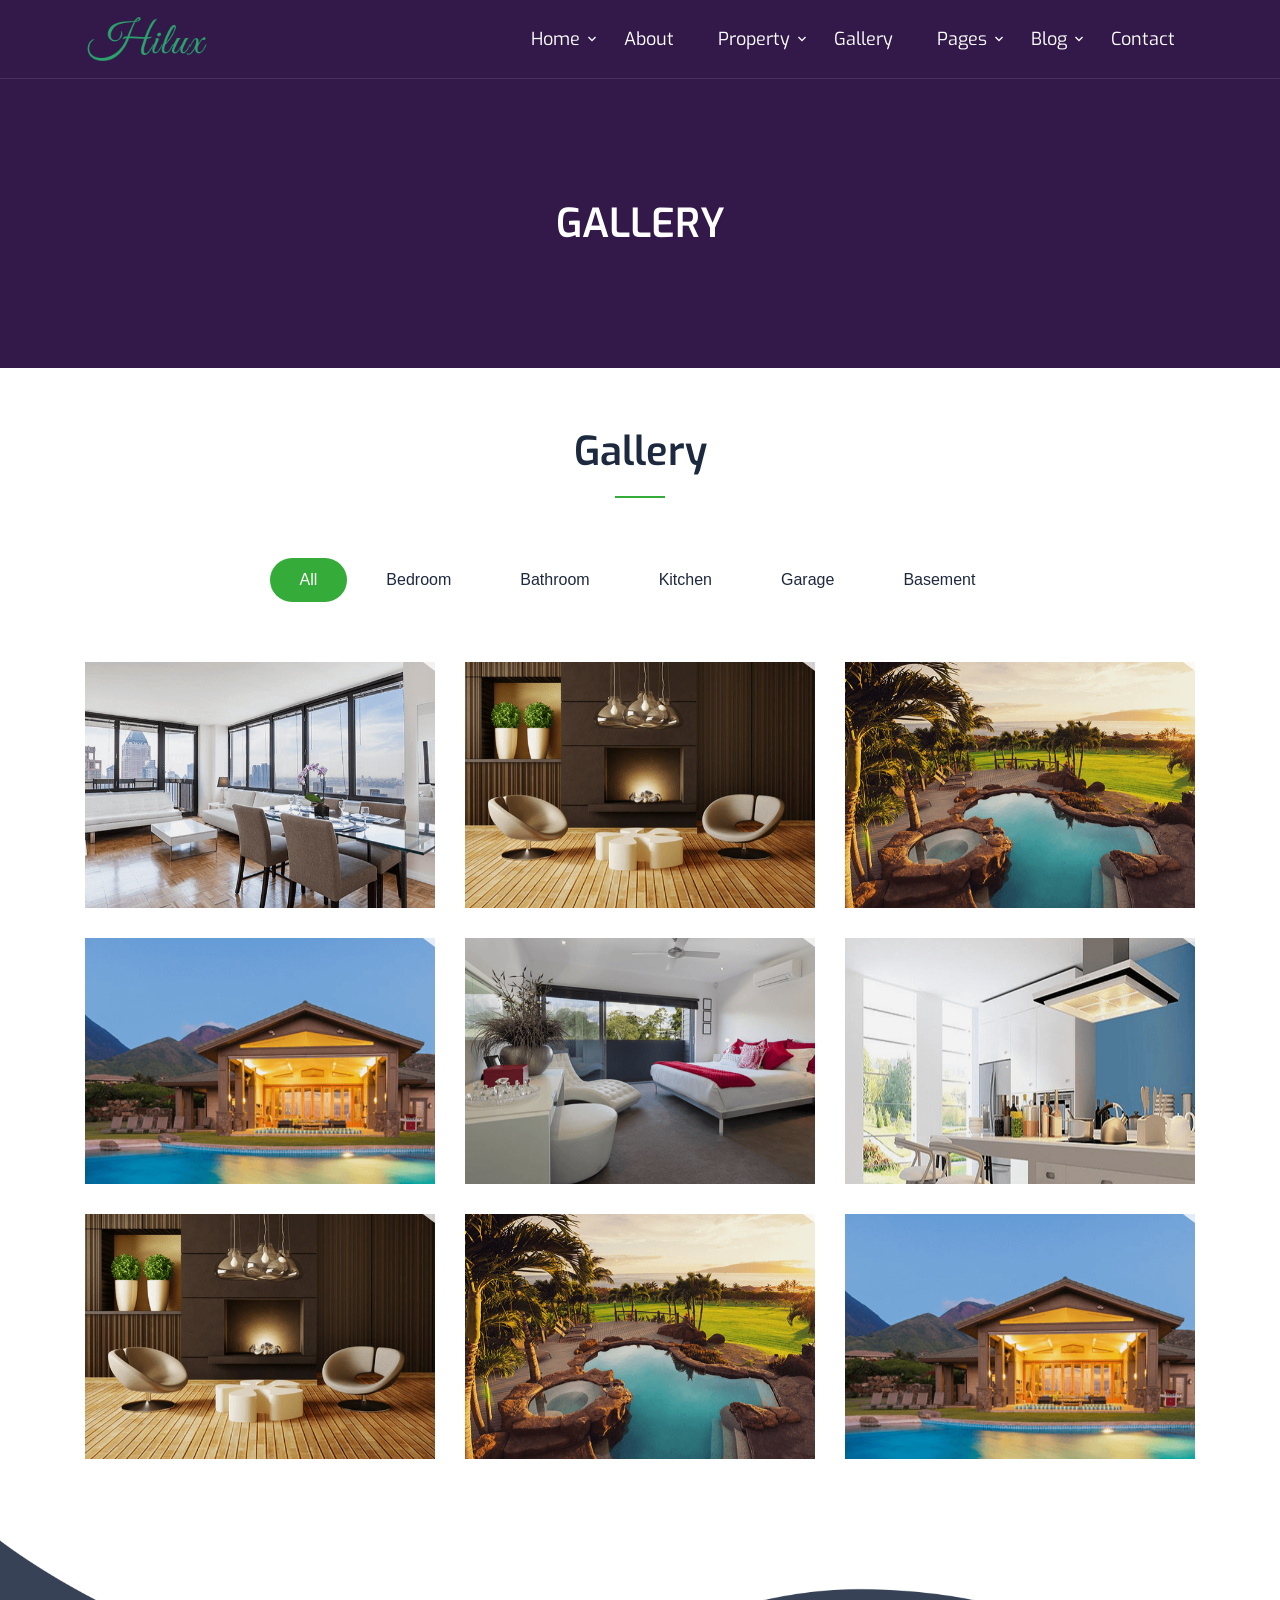
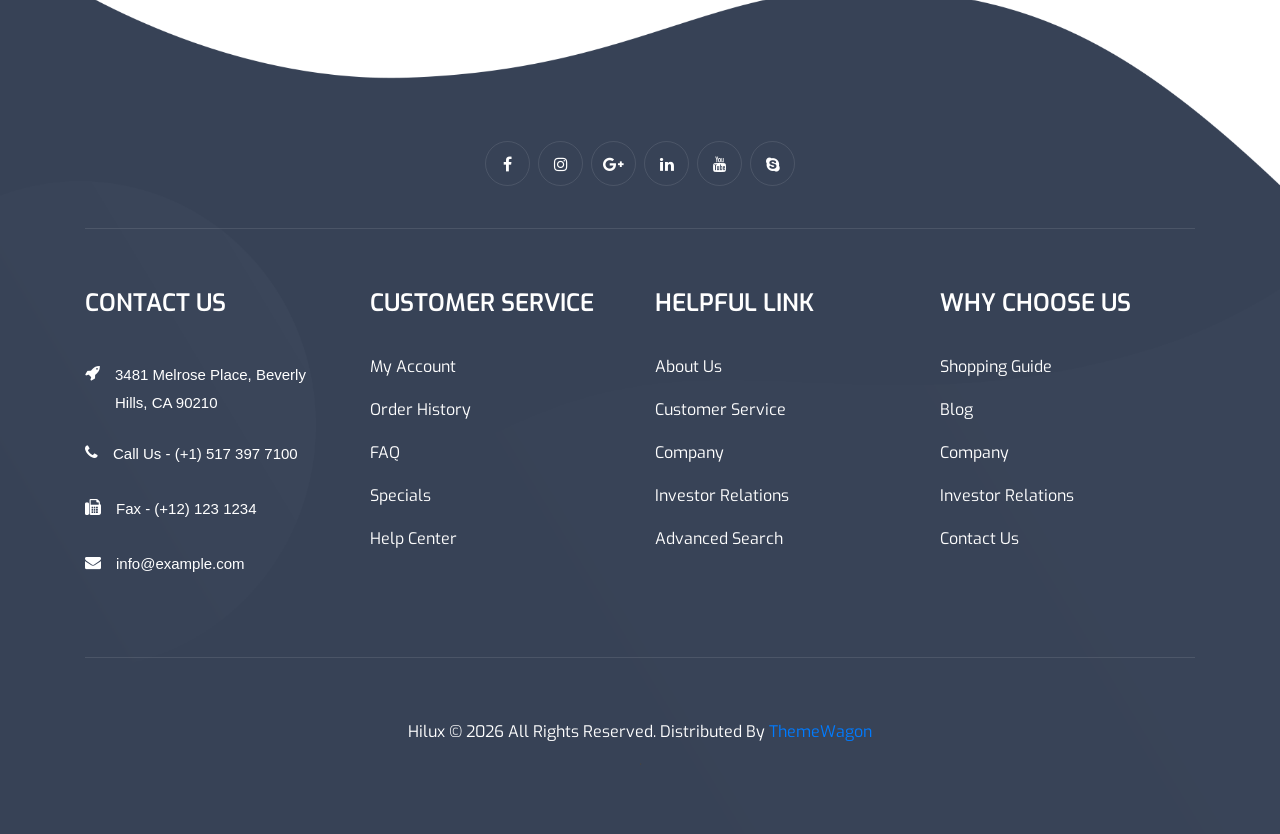
<file: gallery.html>
<!DOCTYPE html>
<html lang="en">

<head>
	<!-- Meta -->
	<meta charset="utf-8">
	<meta http-equiv="X-UA-Compatible" content="IE=edge">
	<meta name="viewport" content="width=device-width, initial-scale=1">
	<!-- The above 3 meta tags *must* come first in the head; any other head content must come *after* these tags -->
	<!-- SITE TITLE -->
	<title>Hilux - Real Estate HTML Template</title>
	<!-- Latest Bootstrap min CSS -->
	<link rel="stylesheet" href="assets/bootstrap/css/bootstrap.min.css">
	<!-- Google Font -->
	<link href="https://fonts.googleapis.com/css2?family=Exo:wght@300;400;500;600;700;800;900&display=swap"
		rel="stylesheet">
	<!-- Font Awesome CSS -->
	<link rel="stylesheet" href="assets/fonts/font-awesome.min.css">
	<link rel="stylesheet" href="assets/fonts/themify-icons.css">
	<!--- owl carousel Css-->
	<link rel="stylesheet" href="assets/owlcarousel/css/owl.carousel.css">
	<link rel="stylesheet" href="assets/owlcarousel/css/owl.theme.css">
	<!--fonts icons Css-->
	<link rel="stylesheet" href="assets/css/fonts.css">
	<!--prettyPhoto css-->
	<link href="assets/css/prettyPhoto.css" rel="stylesheet">
	<!-- animate CSS -->
	<link rel="stylesheet" href="assets/css/animate.css">
	<!-- Slick css -->
	<link rel="stylesheet" href="assets/css/slick.css">
	<!-- Style CSS -->
	<link rel="stylesheet" href="assets/css/menu.css">
	<link rel="stylesheet" href="assets/css/style.css">
	<link rel="stylesheet" href="assets/css/responsive.css">
	<!-- HTML5 shim and Respond.js IE8 support of HTML5 elements and media queries -->
	<!-- WARNING: Respond.js doesn't work if you view the page via file:// -->
	<!--[if lt IE 9]>
		  <script src="https://oss.maxcdn.com/html5shiv/3.7.2/html5shiv.min.js"></script>
		  <script src="https://oss.maxcdn.com/respond/1.4.2/respond.min.js"></script>
		<![endif]-->
</head>

<body data-spy="scroll" data-offset="80">

	<!-- START PRELOADER -->
	<div class="preloader">
		<div class="status">
			<div class="status-mes"></div>
		</div>
	</div>
	<!-- END PRELOADER -->

	<!-- START NAVBAR -->
	<div class="site-mobile-menu site-navbar-target">
		<div class="site-mobile-menu-header">
			<div class="site-mobile-menu-close mt-3">
				<span class="icon-close2 js-menu-toggle"></span>
			</div>
		</div>
		<div class="site-mobile-menu-body"></div>
	</div>

	<header class="site-navbar js-sticky-header site-navbar-target" role="banner">
		<div class="container">
			<div class="row align-items-center">
				<div class="col-6 col-xl-2">
					<h1 class="mb-0 site-logo"><a href="index.html"><img src="assets/img/logo.png" alt=""></a></h1>
				</div>
				<div class="col-12 col-md-10 d-none d-xl-block">
					<nav class="site-navigation position-relative text-right" role="navigation">
						<ul class="site-menu main-menu js-clone-nav mr-auto d-none d-lg-block">
							<li class="has-children">
								<a href="index.html" class="nav-link">Home</a>
								<ul class="dropdown">
									<li><a href="index_map.html" class="nav-link">Home Map</a></li>
									<li><a href="index_parallax.html" class="nav-link">Home Parallax</a></li>
									<li><a href="index_slideshow.html" class="nav-link">Home Slider</a></li>
									<li><a href="index_video.html" class="nav-link">Home video</a></li>
								</ul>
							</li>
							<li><a class="nav-link" href="about.html">about</a></li>
							<li class="has-children">
								<a href="property.html" class="nav-link">Property</a>
								<ul class="dropdown">
									<li><a href="property-details.html" class="nav-link">Property Details</a></li>
								</ul>
							</li>
							<li><a href="gallery.html">Gallery</a></li>
							<li class="has-children">
								<a href="#" class="nav-link">Pages</a>
								<ul class="dropdown">
									<li><a href="agent_profile.html" class="nav-link">agent profile</a></li>
									<li><a href="login.html" class="nav-link">login page</a></li>
									<li><a href="register.html" class="nav-link">register page</a></li>
									<li><a href="faq.html" class="nav-link">Faqs</a></li>
									<li><a href="404.html" class="nav-link">404 page</a></li>
								</ul>
							</li>
							<li class="has-children">
								<a href="blog.html" class="nav-link">Blog</a>
								<ul class="dropdown">
									<li><a href="blog.html" class="nav-link">Blog Post</a></li>
									<li><a href="blog-post.html" class="nav-link">Blog Single</a></li>
								</ul>
							</li>
							<li><a class="nav-link" href="contact.html">Contact</a></li>
						</ul>
					</nav>
				</div>
				<div class="col-6 d-inline-block d-xl-none ml-md-0 py-3" style="position: relative; top: 3px;">
					<a href="#" class="site-menu-toggle js-menu-toggle float-right"><span
							class="icon-menu h3"></span></a>
				</div>
			</div>
		</div>
	</header>
	<!-- END NAVBAR-->

	<!-- START SECTION TOP -->
	<section class="section-top">
		<div class="container">
			<div class="col-lg-10 offset-lg-1 col-xs-12 text-center">
				<div class="section-top-title wow fadeInRight" data-wow-duration="1s" data-wow-delay="0.3s"
					data-wow-offset="0">
					<h1>Gallery</h1>
				</div><!-- //.HERO-TEXT -->
			</div><!--- END COL -->
		</div><!--- END CONTAINER -->
	</section>
	<!-- END SECTION TOP -->

	<!-- START PORTFOLIO -->
	<section id="gallery" class="works_area">
		<div class="container">
			<div class="section-title text-center wow zoomIn">
				<h2>Gallery</h2>
				<div></div>
			</div>
			<div class="col-lg-12 text-center">
				<ul class="portfolio-filters">
					<li class="filter active" data-filter="all">all</li>
					<li class="filter" data-filter="bedroom">Bedroom</li>
					<li class="filter" data-filter="bathroom">Bathroom</li>
					<li class="filter" data-filter="kitchen">kitchen</li>
					<li class="filter" data-filter="garage">Garage</li>
					<li class="filter" data-filter="basement">Basement</li>
				</ul>
			</div><!-- END COL -->
			<div class="row portfolio-items-list">
				<div class="col-lg-4 col-sm-4 col-xs-12 mix bathroom kitchen garage">
					<div class="grid">
						<figure class="effect-apollo">
							<img src="assets/img/portfolio/1.jpg" class="img-fluid" alt="" />
							<figcaption>
								<a class="prettyPhoto image_zoom" href="assets/img/portfolio/1.jpg"></a>
								<p><a href="#" data-toggle="modal" data-target="#projectModal">Your Dream House</a></p>
							</figcaption>
						</figure>
					</div>
				</div><!--- END COL -->
				<div class="col-lg-4 col-sm-4 col-xs-12 mix bedroom garage">
					<div class="grid">
						<figure class="effect-apollo">
							<img src="assets/img/portfolio/2.jpg" class="img-fluid" alt="" />
							<figcaption>
								<a class="prettyPhoto image_zoom" href="assets/img/portfolio/2.jpg"></a>
								<p><a href="#" data-toggle="modal" data-target="#projectModal">Your Dream House</a></p>
							</figcaption>
						</figure>
					</div>
				</div><!--- END COL -->
				<div class="col-lg-4 col-sm-4 col-xs-12 mix bathroom">
					<div class="grid">
						<figure class="effect-apollo">
							<img src="assets/img/portfolio/3.jpg" class="img-fluid" alt="" />
							<figcaption>
								<a class="prettyPhoto image_zoom" href="assets/img/portfolio/3.jpg"></a>
								<p><a href="#" data-toggle="modal" data-target="#projectModal">Your Dream House</a></p>
							</figcaption>
						</figure>
					</div>
				</div><!--- END COL -->
				<div class="col-lg-4 col-sm-4 col-xs-12 mix garage kitchen">
					<div class="grid">
						<figure class="effect-apollo">
							<img src="assets/img/portfolio/4.jpg" class="img-fluid" alt="" />
							<figcaption>
								<a class="prettyPhoto image_zoom" href="assets/img/portfolio/4.jpg"></a>
								<p><a href="#" data-toggle="modal" data-target="#projectModal">Your Dream House</a></p>
							</figcaption>
						</figure>
					</div>
				</div><!--- END COL -->
				<div class="col-lg-4 col-sm-4 col-xs-12 mix bedroom">
					<div class="grid">
						<figure class="effect-apollo">
							<img src="assets/img/portfolio/5.jpg" class="img-fluid" alt="" />
							<figcaption>
								<a class="prettyPhoto image_zoom" href="assets/img/portfolio/5.jpg"></a>
								<p><a href="#" data-toggle="modal" data-target="#projectModal">Your Dream House</a></p>
							</figcaption>
						</figure>
					</div>
				</div><!--- END COL -->
				<div class="col-lg-4 col-sm-4 col-xs-12 mix bathroom kitchen">
					<div class="grid">
						<figure class="effect-apollo">
							<img src="assets/img/portfolio/6.jpg" class="img-fluid" alt="" />
							<figcaption>
								<a class="prettyPhoto image_zoom" href="assets/img/portfolio/6.jpg"></a>
								<p><a href="#" data-toggle="modal" data-target="#projectModal">Your Dream House</a></p>
							</figcaption>
						</figure>
					</div>
				</div><!--- END COL -->
				<div class="col-lg-4 col-sm-4 col-xs-12 mix basement garage">
					<div class="grid">
						<figure class="effect-apollo">
							<img src="assets/img/portfolio/7.jpg" class="img-fluid" alt="" />
							<figcaption>
								<a class="prettyPhoto image_zoom" href="assets/img/portfolio/7.jpg"></a>
								<p><a href="#" data-toggle="modal" data-target="#projectModal">Your Dream House</a></p>
							</figcaption>
						</figure>
					</div>
				</div><!--- END COL -->
				<div class="col-lg-4 col-sm-4 col-xs-12 mix bedroom basement">
					<div class="grid">
						<figure class="effect-apollo">
							<img src="assets/img/portfolio/8.jpg" class="img-fluid" alt="" />
							<figcaption>
								<a class="prettyPhoto image_zoom" href="assets/img/portfolio/8.jpg"></a>
								<p><a href="#" data-toggle="modal" data-target="#projectModal">Your Dream House</a></p>
							</figcaption>
						</figure>
					</div>
				</div><!--- END COL -->
				<div class="col-lg-4 col-sm-4 col-xs-12 mix bedroom basement">
					<div class="grid">
						<figure class="effect-apollo">
							<img src="assets/img/portfolio/9.jpg" class="img-fluid" alt="" />
							<figcaption>
								<a class="prettyPhoto image_zoom" href="assets/img/portfolio/9.jpg"></a>
								<p><a href="#" data-toggle="modal" data-target="#projectModal">Your Dream House</a></p>
							</figcaption>
						</figure>
					</div>
				</div><!--- END COL -->
			</div><!--- END ROW -->
		</div><!--- END CONTAINER -->
	</section>
	<!-- END PORTFOLIO -->

	<!-- START FOOTER -->
	<footer class="footer-area">
		<div class="container">
			<div class="row">
				<div class="col-md-12 text-center">
					<div class="footer_social">
						<ul>
							<li><a data-toggle="tooltip" data-placement="top" title="Facebook" href="#"><i
										class="fa fa-facebook"></i></a>
							</li>
							<li><a data-toggle="tooltip" data-placement="top" title="Twitter" href="#"><i
										class="fa fa-instagram"></i></a>
							</li>
							<li><a data-toggle="tooltip" data-placement="top" title="Google Plus" href="#"><i
										class="fa fa-google-plus"></i></a>
							</li>
							<li><a data-toggle="tooltip" data-placement="top" title="Linkedin" href="#"><i
										class="fa fa-linkedin"></i></a>
							</li>
							<li><a data-toggle="tooltip" data-placement="top" title="Youtube" href="#"><i
										class="fa fa-youtube"></i></a>
							</li>
							<li><a data-toggle="tooltip" data-placement="top" title="Skype" href="#"><i
										class="fa fa-skype"></i></a>
							</li>
						</ul>
					</div>
				</div>
			</div>
			<div class="row footer-padding">
				<div class="col-md-3 col-sm-3 col-xs-12">
					<div class="single_footer">
						<h4>Contact Us</h4>
						<div class="footer_contact">
							<ul>
								<li><i class="fa fa-rocket"></i> <span>3481 Melrose Place, Beverly Hills, CA
										90210</span></li>
								<li><i class="fa fa-phone"></i> <span>Call Us - (+1) 517 397 7100</span></li>
								<li><i class="fa fa-fax"></i> <span>Fax - (+12) 123 1234</span></li>
								<li><i class="fa fa-envelope"></i> <span>info@example.com</span></li>
							</ul>
						</div>
					</div>
				</div><!--- END COL -->
				<div class="col-md-3 col-sm-3 col-xs-12">
					<div class="single_footer">
						<h4>Customer service</h4>
						<div class="footer_contact">
							<ul>
								<li><a href="#">My Account</a></li>
								<li><a href="#">Order History</a></li>
								<li><a href="#">FAQ</a></li>
								<li><a href="#">Specials</a></li>
								<li><a href="#">Help Center</a></li>
							</ul>
						</div>
					</div>
				</div><!--- END COL -->
				<div class="col-md-3 col-sm-3 col-xs-12">
					<div class="single_footer">
						<h4>Helpful Link</h4>
						<div class="footer_contact">
							<ul>
								<li><a href="#">About us</a></li>
								<li><a href="#">Customer Service</a></li>
								<li><a href="#">Company</a></li>
								<li><a href="#">Investor Relations</a></li>
								<li><a href="#">Advanced Search</a></li>
							</ul>
						</div>
					</div>
				</div><!--- END COL -->
				<div class="col-md-3 col-sm-3 col-xs-12">
					<div class="single_footer">
						<h4>Why choose Us</h4>
						<div class="footer_contact">
							<ul>
								<li><a href="#">Shopping Guide</a></li>
								<li><a href="#">Blog</a></li>
								<li><a href="#">Company</a></li>
								<li><a href="#">Investor Relations</a></li>
								<li><a href="contact.html">Contact Us</a></li>
							</ul>
						</div>
					</div>
				</div><!--- END COL -->
			</div><!--- END ROW -->
			<div class="row text-center">
				<div class="col-md-12 col-sm-12 col-xs-12 wow zoomIn">
					<p class="footer_copyright">Hilux &copy; 2026 All Rights Reserved. Distributed by <a
							href="https://themewagon.com" target="_blank">ThemeWagon</a></p>.
				</div><!--- END COL -->
			</div><!--- END ROW -->
		</div><!--- END CONTAINER -->
	</footer>
	<!-- END FOOTER -->

	<!-- Latest jQuery -->
	<script src="assets/js/jquery-1.12.4.min.js"></script>
	<!-- Latest compiled and minified Bootstrap -->
	<script src="assets/bootstrap/js/bootstrap.min.js"></script>
	<!-- modernizer JS -->
	<script src="assets/js/modernizr-2.8.3.min.js"></script>
	<!-- owl-carousel min js  -->
	<script src="assets/owlcarousel/js/owl.carousel.min.js"></script>
	<!-- jquery mixitup min js -->
	<script src="assets/js/jquery.mixitup.js"></script>
	<!-- jquery.prettyPhoto js -->
	<script src="assets/js/jquery.prettyPhoto.js"></script>
	<!-- scrolltopcontrol js -->
	<script src="assets/js/scrolltopcontrol.js"></script>
	<!-- Menu js -->
	<script src="assets/js/menu.js"></script>
	<script src="assets/js/jquery.sticky.js"></script>
	<!-- WOW - Reveal Animations When You Scroll -->
	<script src="assets/js/wow.min.js"></script>
	<!-- scripts js -->
	<script src="assets/js/scripts.js"></script>
</body>

</html>
</file>
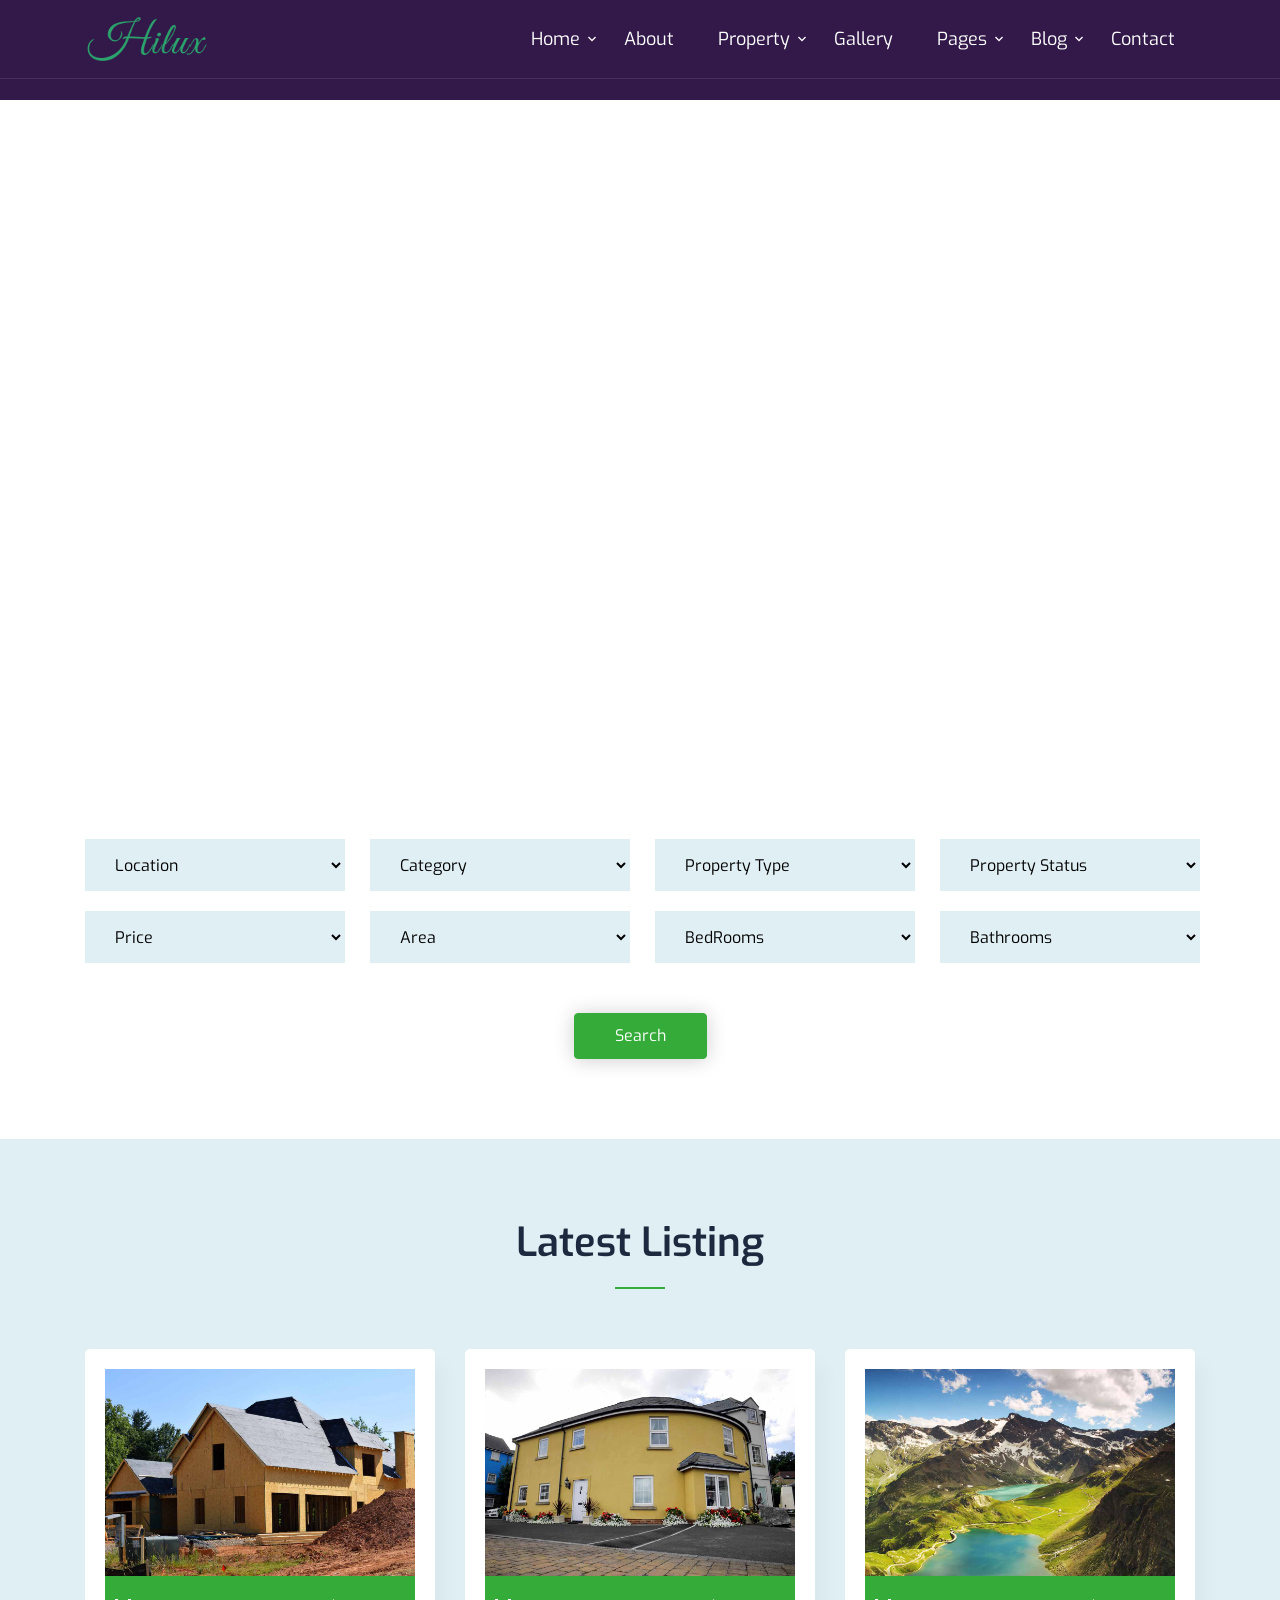
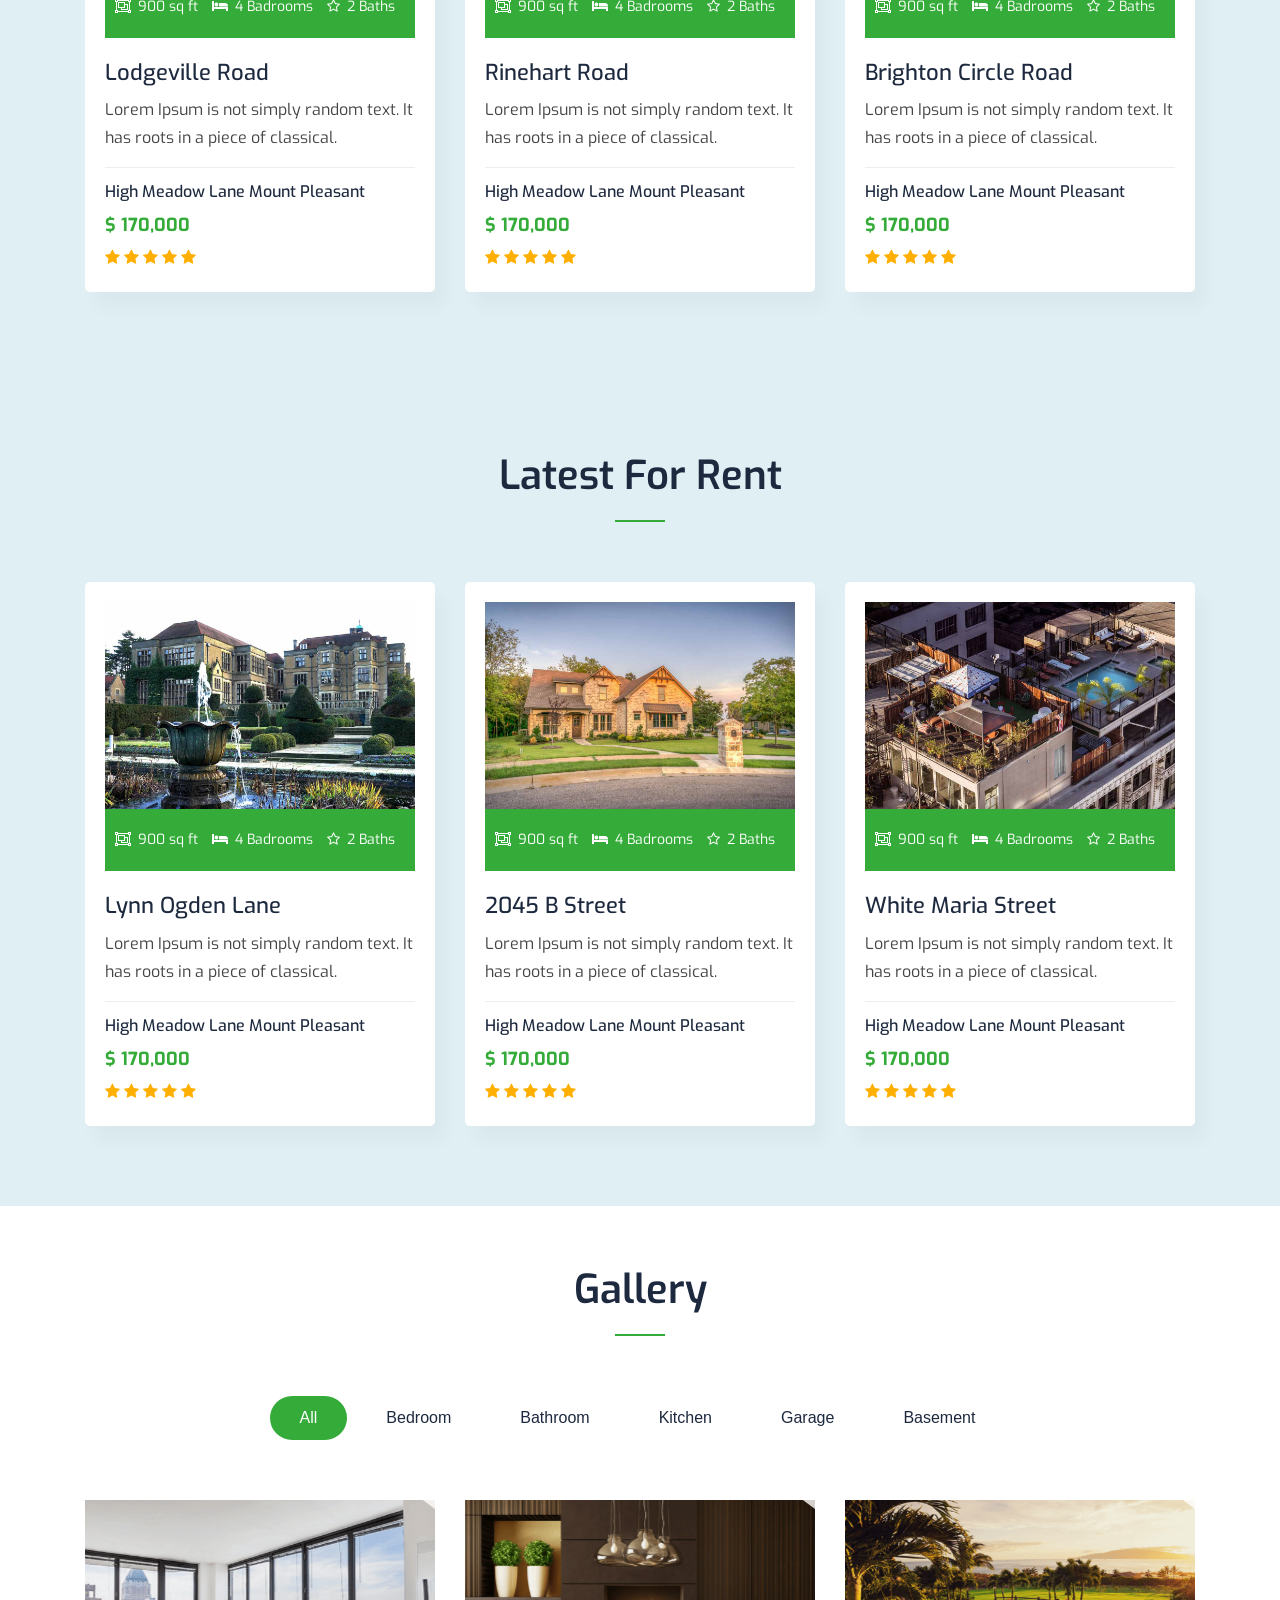
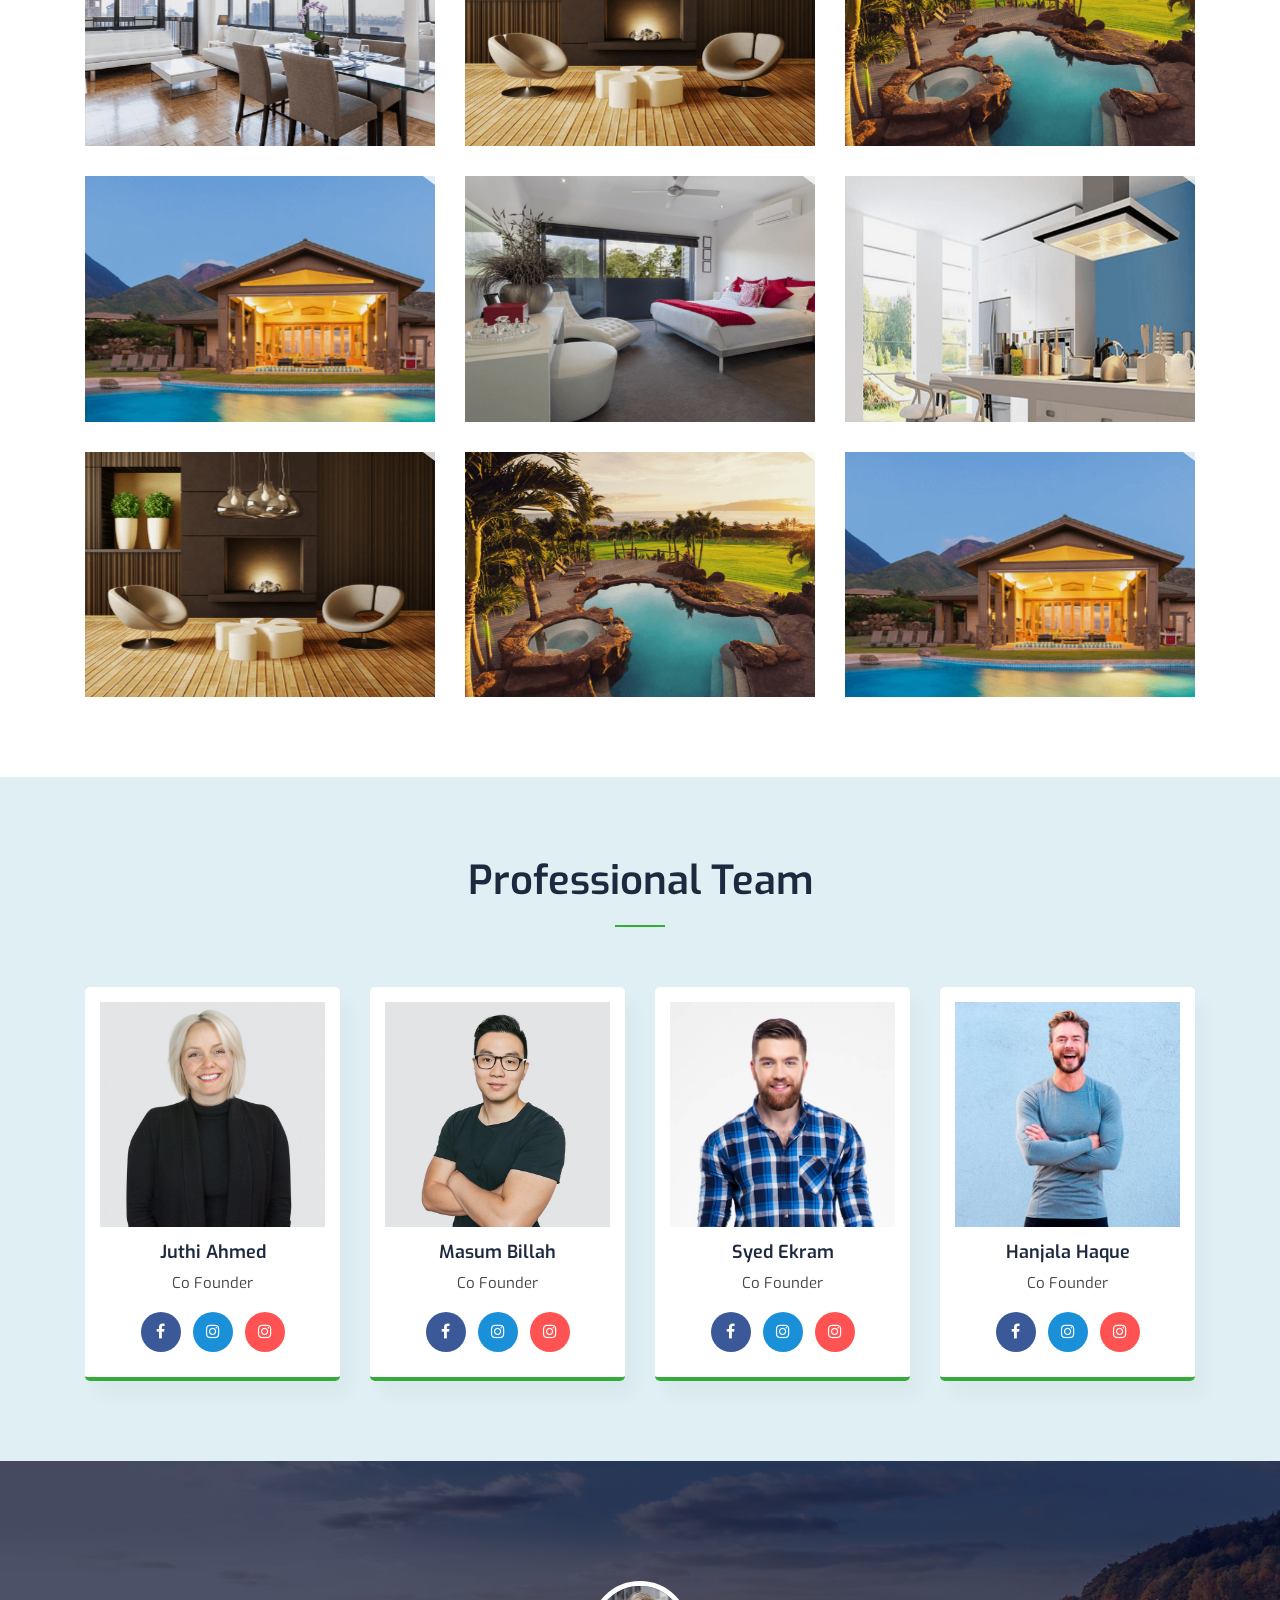
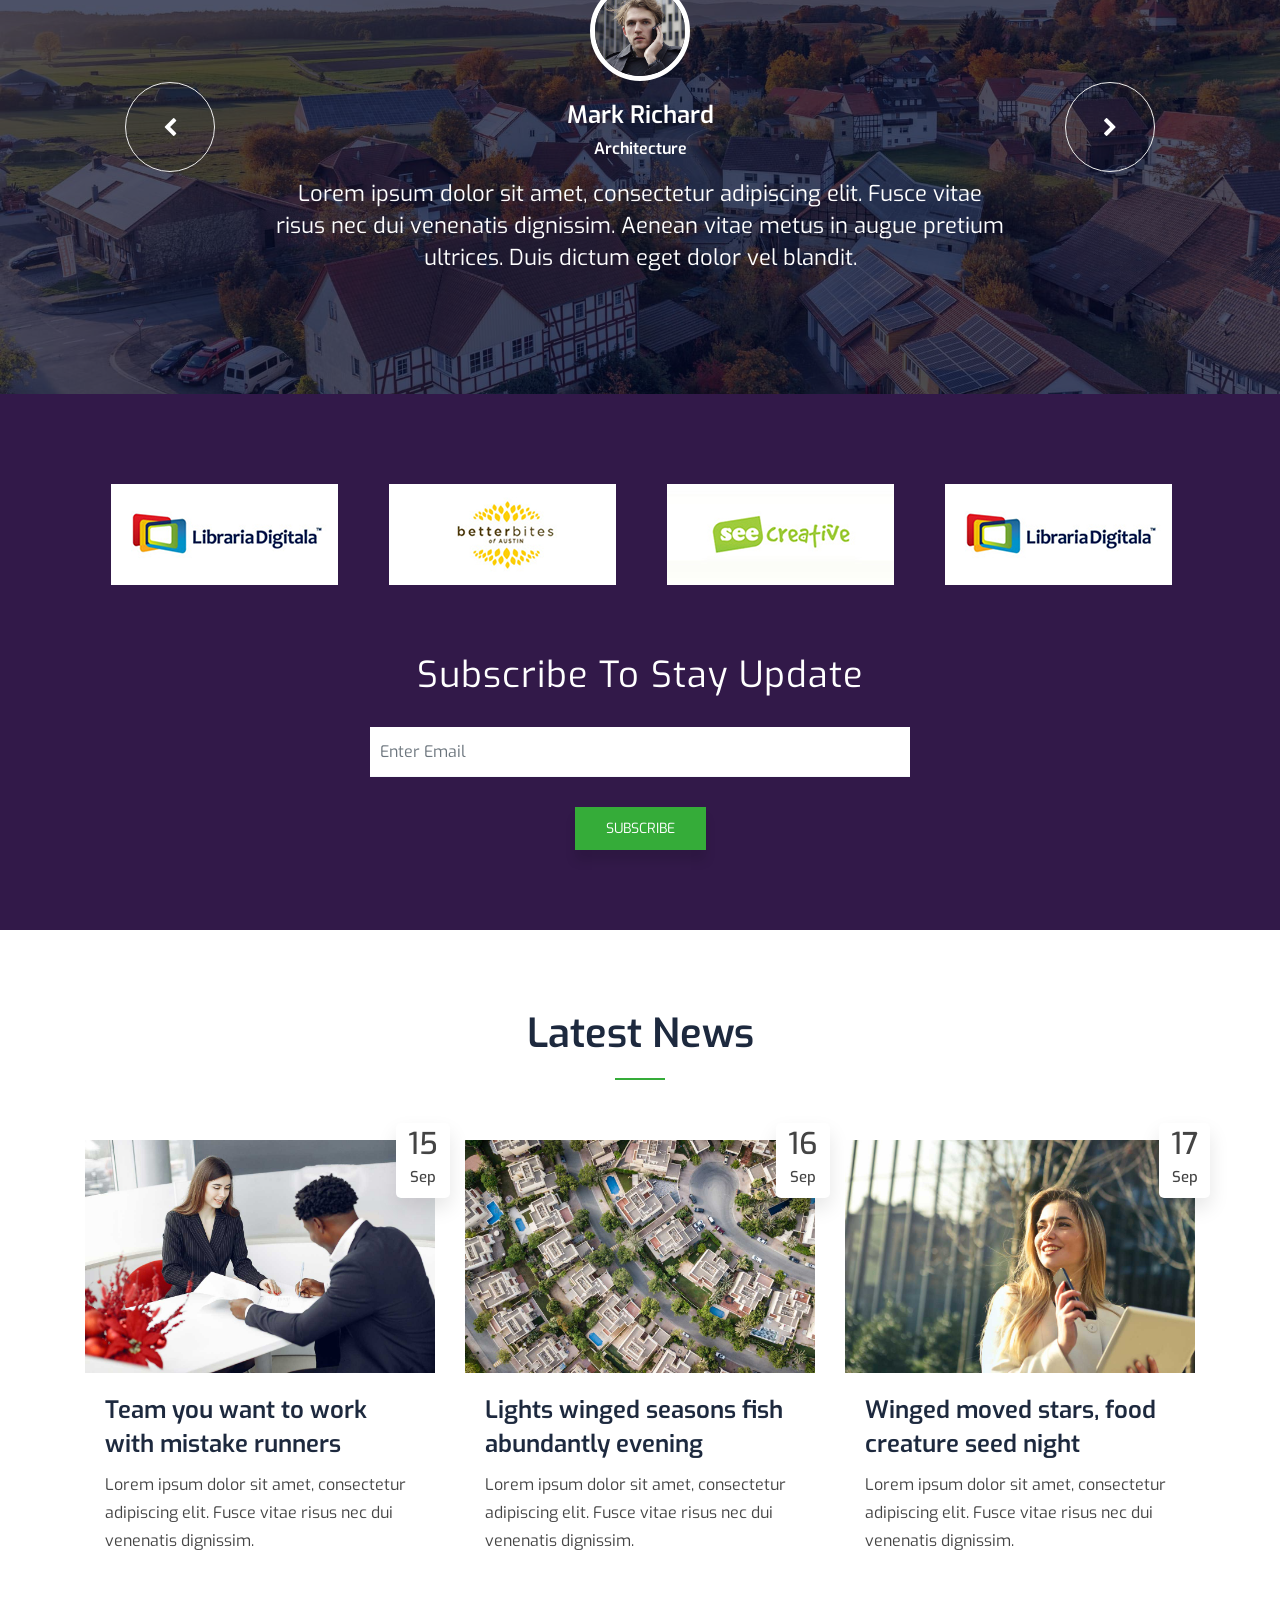
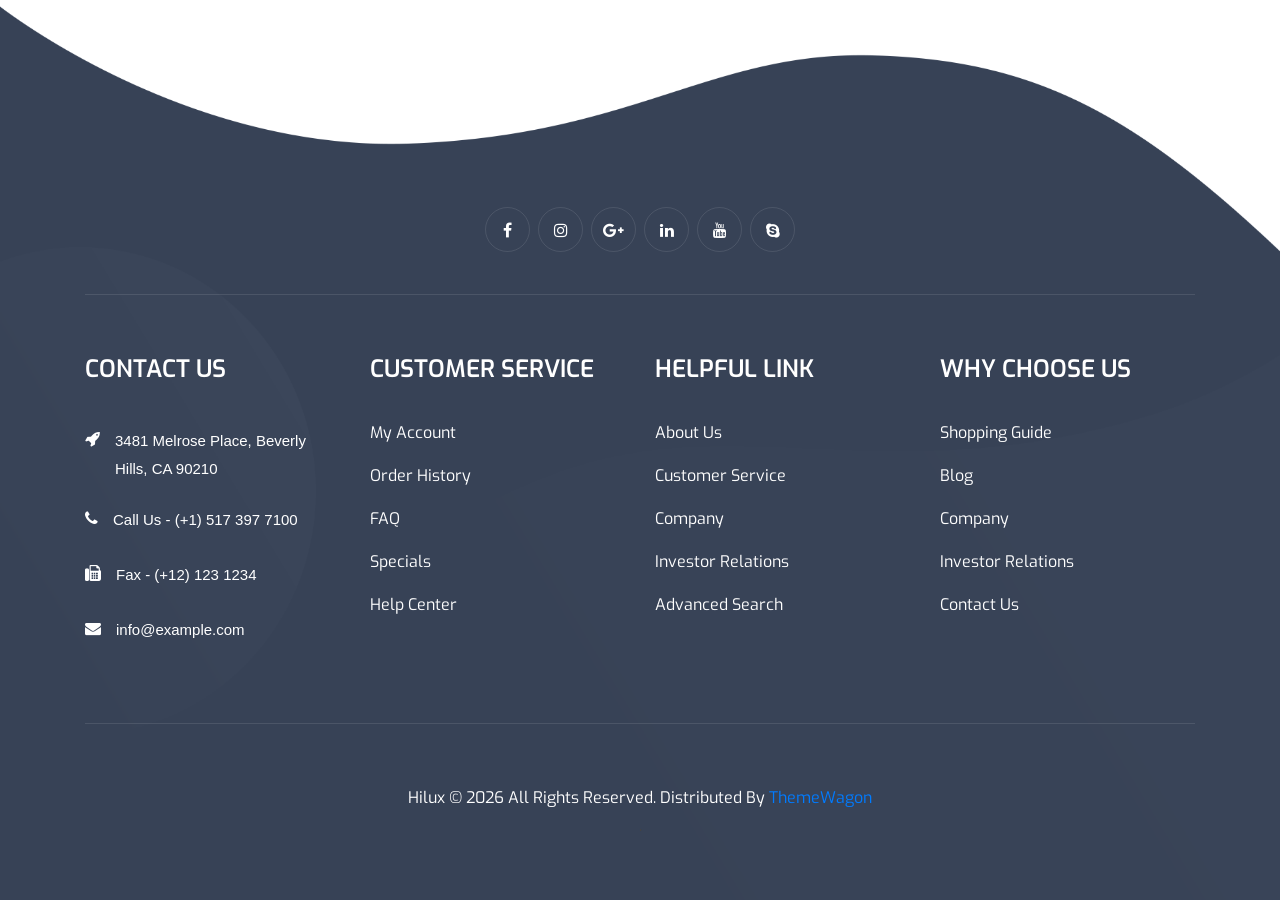
<file: index_map.html>
<!DOCTYPE html>
<html lang="en">

<head>
	<!-- Meta -->
	<meta charset="utf-8">
	<meta http-equiv="X-UA-Compatible" content="IE=edge">
	<meta name="viewport" content="width=device-width, initial-scale=1">
	<!-- The above 3 meta tags *must* come first in the head; any other head content must come *after* these tags -->
	<!-- SITE TITLE -->
	<title>Hilux - Real Estate HTML Template</title>
	<!-- Latest Bootstrap min CSS -->
	<link rel="stylesheet" href="assets/bootstrap/css/bootstrap.min.css">
	<!-- Google Font -->
	<link href="https://fonts.googleapis.com/css2?family=Exo:wght@300;400;500;600;700;800;900&display=swap"
		rel="stylesheet">
	<!-- Font Awesome CSS -->
	<link rel="stylesheet" href="assets/fonts/font-awesome.min.css">
	<link rel="stylesheet" href="assets/fonts/themify-icons.css">
	<!--- owl carousel Css-->
	<link rel="stylesheet" href="assets/owlcarousel/css/owl.carousel.css">
	<link rel="stylesheet" href="assets/owlcarousel/css/owl.theme.css">
	<!--fonts icons Css-->
	<link rel="stylesheet" href="assets/css/fonts.css">
	<!--prettyPhoto css-->
	<link href="assets/css/prettyPhoto.css" rel="stylesheet">
	<!-- animate CSS -->
	<link rel="stylesheet" href="assets/css/animate.css">
	<!-- Slick css -->
	<link rel="stylesheet" href="assets/css/slick.css">
	<!-- Style CSS -->
	<link rel="stylesheet" href="assets/css/menu.css">
	<link rel="stylesheet" href="assets/css/style.css">
	<link rel="stylesheet" href="assets/css/responsive.css">
	<!-- HTML5 shim and Respond.js IE8 support of HTML5 elements and media queries -->
	<!-- WARNING: Respond.js doesn't work if you view the page via file:// -->
	<!--[if lt IE 9]>
		  <script src="https://oss.maxcdn.com/html5shiv/3.7.2/html5shiv.min.js"></script>
		  <script src="https://oss.maxcdn.com/respond/1.4.2/respond.min.js"></script>
		<![endif]-->
</head>

<body data-spy="scroll" data-offset="80">

	<!-- START PRELOADER -->
	<div class="preloader">
		<div class="status">
			<div class="status-mes"></div>
		</div>
	</div>
	<!-- END PRELOADER -->


	<!-- START NAVBAR -->
	<div class="site-mobile-menu site-navbar-target">
		<div class="site-mobile-menu-header">
			<div class="site-mobile-menu-close mt-3">
				<span class="icon-close2 js-menu-toggle"></span>
			</div>
		</div>
		<div class="site-mobile-menu-body"></div>
	</div>

	<header class="site-navbar js-sticky-header site-navbar-target" role="banner">
		<div class="container">
			<div class="row align-items-center">
				<div class="col-6 col-xl-2">
					<h1 class="mb-0 site-logo"><a href="index.html"><img src="assets/img/logo.png" alt=""></a></h1>
				</div>
				<div class="col-12 col-md-10 d-none d-xl-block">
					<nav class="site-navigation position-relative text-right" role="navigation">
						<ul class="site-menu main-menu js-clone-nav mr-auto d-none d-lg-block">
							<li class="has-children">
								<a href="index.html" class="nav-link">Home</a>
								<ul class="dropdown">
									<li><a href="index_map.html" class="nav-link">Home Map</a></li>
									<li><a href="index_parallax.html" class="nav-link">Home Parallax</a></li>
									<li><a href="index_slideshow.html" class="nav-link">Home Slider</a></li>
									<li><a href="index_video.html" class="nav-link">Home video</a></li>
								</ul>
							</li>
							<li><a class="nav-link" href="about.html">about</a></li>
							<li class="has-children">
								<a href="property.html" class="nav-link">Property</a>
								<ul class="dropdown">
									<li><a href="property-details.html" class="nav-link">Property Details</a></li>
								</ul>
							</li>
							<li><a href="gallery.html">Gallery</a></li>
							<li class="has-children">
								<a href="#" class="nav-link">Pages</a>
								<ul class="dropdown">
									<li><a href="agent_profile.html" class="nav-link">agent profile</a></li>
									<li><a href="login.html" class="nav-link">login page</a></li>
									<li><a href="register.html" class="nav-link">register page</a></li>
									<li><a href="faq.html" class="nav-link">Faqs</a></li>
									<li><a href="404.html" class="nav-link">404 page</a></li>
								</ul>
							</li>
							<li class="has-children">
								<a href="blog.html" class="nav-link">Blog</a>
								<ul class="dropdown">
									<li><a href="blog.html" class="nav-link">Blog Post</a></li>
									<li><a href="blog-post.html" class="nav-link">Blog Single</a></li>
								</ul>
							</li>
							<li><a class="nav-link" href="contact.html">Contact</a></li>
						</ul>
					</nav>
				</div>
				<div class="col-6 d-inline-block d-xl-none ml-md-0 py-3" style="position: relative; top: 3px;">
					<a href="#" class="site-menu-toggle js-menu-toggle float-right"><span
							class="icon-menu h3"></span></a>
				</div>
			</div>
		</div>
	</header>
	<!-- END NAVBAR-->

	<!-- START SECTION TOP -->
	<section class="section-top-map">
		<div class="container">
		</div><!--- END CONTAINER -->
	</section>
	<!-- END SECTION TOP -->

	<!-- START HOME -->
	<div class="home_map">
		<iframe
			src="https://www.google.com/maps/embed?pb=!1m18!1m12!1m3!1d3023.957183635167!2d-74.00402768559431!3d40.71895904512855!2m3!1f0!2f0!3f0!3m2!1i1024!2i768!4f13.1!3m3!1m2!1s0x89c2598a1316e7a7%3A0x47bb20eb6074b3f0!2sNew%20Work%20City%20-%20(CLOSED)!5e0!3m2!1sbn!2sbd!4v1600305497356!5m2!1sbn!2sbd"
			style="border:0;" allowfullscreen="" aria-hidden="false" tabindex="0"></iframe>
	</div>
	<!-- END  HOME -->

	<!-- START SEARCH -->
	<div class="search_bar section-padding">
		<div class="container">
			<div class="row">
				<div class="col-lg-3 col-sm-6 col-xs-12">
					<div class="single_search">
						<select>
							<option value="1">Location</option>
							<option value="2">United States</option>
							<option value="3">United Kingdom</option>
							<option value="3">Afghanistan</option>
							<option value="3">Albania</option>
							<option value="3">Australia</option>
							<option value="3">Benin</option>
							<option value="3">Belgium</option>
						</select>
					</div>
				</div><!--- END COL -->
				<div class="col-lg-3 col-sm-6 col-xs-12">
					<div class="single_search">
						<select>
							<option value="1">Category</option>
							<option value="1">Category</option>
							<option value="1">Category</option>
							<option value="1">Category</option>

						</select>
					</div>
				</div><!--- END COL -->
				<div class="col-lg-3 col-sm-6 col-xs-12">
					<div class="single_search">
						<select>
							<option value="1">Property Type</option>
							<option value="1">Residential</option>
							<option value="1">Commercial</option>
							<option value="1">Land</option>
						</select>
					</div>
				</div><!--- END COL -->
				<div class="col-lg-3 col-sm-6 col-xs-12">
					<div class="single_search">
						<select>
							<option value="1">Property Status</option>
							<option value="1">For Sale</option>
							<option value="1">For Rent</option>
						</select>
					</div>
				</div><!--- END COL -->
				<div class="col-lg-3 col-sm-6 col-xs-12">
					<div class="single_search">
						<select>
							<option value="1">Price</option>
							<option value="1">$15000</option>
							<option value="1">$20000</option>
							<option value="1">$25000</option>
							<option value="1">$30000</option>
							<option value="1">$35000</option>
						</select>
					</div>
				</div><!--- END COL -->
				<div class="col-lg-3 col-sm-6 col-xs-12">
					<div class="single_search">
						<select>
							<option value="1">Area</option>
							<option value="1">50</option>
							<option value="1">150</option>
							<option value="1">250</option>
							<option value="1">350</option>
							<option value="1">450</option>
						</select>
					</div>
				</div><!--- END COL -->
				<div class="col-lg-3 col-sm-6 col-xs-12">
					<div class="single_search">
						<select>
							<option value="1">BedRooms</option>
							<option value="1">1</option>
							<option value="1">2</option>
							<option value="1">3</option>
							<option value="1">4</option>
							<option value="1">5</option>
							<option value="1">6</option>
							<option value="1">7</option>
						</select>
					</div>
				</div><!--- END COL -->
				<div class="col-lg-3 col-sm-6 col-xs-12">
					<div class="single_search">
						<select>
							<option value="1">Bathrooms</option>
							<option value="1">1</option>
							<option value="1">2</option>
							<option value="1">3</option>
							<option value="1">4</option>
						</select>
					</div>
				</div><!--- END COL -->
				<div class="col-lg-12 text-center">
					<div class="search_btn">
						<a href="#" class="btn btn-serach-bg">search</a>
					</div>
				</div>
			</div><!--- END ROW -->
		</div><!--- END CONTAINER -->
	</div>
	<!-- END  SEARCH -->

	<!-- START PROPERTY -->
	<section class="template_property">
		<div class="container">
			<div class="section-title text-center wow zoomIn">
				<h2>Latest listing</h2>
				<div></div>
			</div>
			<div class="row">
				<div class="col-lg-4 col-sm-12 col-xs-12">
					<div class="single_property">
						<img src="assets/img/property/1.jpg" class="img-fluid" alt="" />
						<div class="single_property_description text-center">
							<span><i class="fa fa-object-group"></i> 900 sq ft</span>
							<span><i class="fa fa-bed"></i> 4 Badrooms</span>
							<span><i class="fa fa-star-o"></i> 2 Baths</span>
						</div>
						<div class="single_property_content">
							<h4><a href="#">Lodgeville Road</a></h4>
							<p>Lorem Ipsum is not simply random text. It has roots in a piece of classical. </p>

						</div>
						<div class="single_property_price">
							High Meadow Lane Mount Pleasant <span>$ 170,000</span>
							<i class="fa fa-star"></i>
							<i class="fa fa-star"></i>
							<i class="fa fa-star"></i>
							<i class="fa fa-star"></i>
							<i class="fa fa-star"></i>
						</div>
					</div><!--- END SINGLE PROPERTY -->
				</div><!--- END COL -->
				<div class="col-lg-4 col-sm-12 col-xs-12">
					<div class="single_property">
						<img src="assets/img/property/2.jpg" class="img-fluid" alt="" />
						<div class="single_property_description text-center">
							<span><i class="fa fa-object-group"></i> 900 sq ft</span>
							<span><i class="fa fa-bed"></i> 4 Badrooms</span>
							<span><i class="fa fa-star-o"></i> 2 Baths</span>
						</div>
						<div class="single_property_content">
							<h4><a href="#">Rinehart Road</a></h4>
							<p>Lorem Ipsum is not simply random text. It has roots in a piece of classical. </p>

						</div>
						<div class="single_property_price">
							High Meadow Lane Mount Pleasant <span>$ 170,000</span>
							<i class="fa fa-star"></i>
							<i class="fa fa-star"></i>
							<i class="fa fa-star"></i>
							<i class="fa fa-star"></i>
							<i class="fa fa-star"></i>
						</div>
					</div>
				</div><!--- END  COL-->
				<div class="col-lg-4 col-sm-12 col-xs-12">
					<div class="single_property">
						<img src="assets/img/property/3.jpg" class="img-fluid" alt="" />
						<div class="single_property_description text-center">
							<span><i class="fa fa-object-group"></i> 900 sq ft</span>
							<span><i class="fa fa-bed"></i> 4 Badrooms</span>
							<span><i class="fa fa-star-o"></i> 2 Baths</span>
						</div>
						<div class="single_property_content">
							<h4><a href="#">Brighton Circle Road</a></h4>
							<p>Lorem Ipsum is not simply random text. It has roots in a piece of classical. </p>

						</div>
						<div class="single_property_price">
							High Meadow Lane Mount Pleasant <span>$ 170,000</span>
							<i class="fa fa-star"></i>
							<i class="fa fa-star"></i>
							<i class="fa fa-star"></i>
							<i class="fa fa-star"></i>
							<i class="fa fa-star"></i>
						</div>
					</div>
				</div><!--- END  COL-->
			</div><!--- END ROW -->
		</div><!--- END CONTAINER -->
	</section>
	<!-- END  PROPERTY -->

	<!-- START PROPERTY -->
	<section class="template_property section-padding">
		<div class="container">
			<div class="section-title  text-center wow zoomIn">
				<h2>Latest for Rent</h2>
				<div></div>
			</div>
			<div class="row">
				<div class="col-lg-4 col-sm-12 col-xs-12">
					<div class="single_property">
						<img src="assets/img/property/4.jpg" class="img-fluid" alt="" />
						<div class="single_property_description text-center">
							<span><i class="fa fa-object-group"></i> 900 sq ft</span>
							<span><i class="fa fa-bed"></i> 4 Badrooms</span>
							<span><i class="fa fa-star-o"></i> 2 Baths</span>
						</div>
						<div class="single_property_content">
							<h4><a href="#">Lynn Ogden Lane</a></h4>
							<p>Lorem Ipsum is not simply random text. It has roots in a piece of classical. </p>

						</div>
						<div class="single_property_price">
							High Meadow Lane Mount Pleasant <span>$ 170,000</span>
							<i class="fa fa-star"></i>
							<i class="fa fa-star"></i>
							<i class="fa fa-star"></i>
							<i class="fa fa-star"></i>
							<i class="fa fa-star"></i>
						</div>
					</div>
				</div><!--- END  COL-->
				<div class="col-lg-4 col-sm-12 col-xs-12">
					<div class="single_property">
						<img src="assets/img/property/5.jpg" class="img-fluid" alt="" />
						<div class="single_property_description text-center">
							<span><i class="fa fa-object-group"></i> 900 sq ft</span>
							<span><i class="fa fa-bed"></i> 4 Badrooms</span>
							<span><i class="fa fa-star-o"></i> 2 Baths</span>
						</div>
						<div class="single_property_content">
							<h4><a href="#">2045 B Street</a></h4>
							<p>Lorem Ipsum is not simply random text. It has roots in a piece of classical. </p>

						</div>
						<div class="single_property_price">
							High Meadow Lane Mount Pleasant <span>$ 170,000</span>
							<i class="fa fa-star"></i>
							<i class="fa fa-star"></i>
							<i class="fa fa-star"></i>
							<i class="fa fa-star"></i>
							<i class="fa fa-star"></i>
						</div>
					</div>
				</div><!--- END  COL-->
				<div class="col-lg-4 col-sm-12 col-xs-12">
					<div class="single_property">
						<img src="assets/img/property/6.jpg" class="img-fluid" alt="" />
						<div class="single_property_description text-center">
							<span><i class="fa fa-object-group"></i> 900 sq ft</span>
							<span><i class="fa fa-bed"></i> 4 Badrooms</span>
							<span><i class="fa fa-star-o"></i> 2 Baths</span>
						</div>
						<div class="single_property_content">
							<h4><a href="#">White Maria Street</a></h4>
							<p>Lorem Ipsum is not simply random text. It has roots in a piece of classical. </p>

						</div>
						<div class="single_property_price">
							High Meadow Lane Mount Pleasant <span>$ 170,000</span>
							<i class="fa fa-star"></i>
							<i class="fa fa-star"></i>
							<i class="fa fa-star"></i>
							<i class="fa fa-star"></i>
							<i class="fa fa-star"></i>
						</div>
					</div>
				</div><!--- END  COL-->
			</div><!--- END ROW -->
		</div><!--- END CONTAINER -->
	</section>
	<!-- END  PROPERTY -->

	<!-- START PORTFOLIO -->
	<section id="gallery" class="works_area">
		<div class="container">
			<div class="section-title text-center wow zoomIn">
				<h2>Gallery</h2>
				<div></div>
			</div>
			<div class="col-lg-12 text-center">
				<ul class="portfolio-filters">
					<li class="filter active" data-filter="all">all</li>
					<li class="filter" data-filter="bedroom">Bedroom</li>
					<li class="filter" data-filter="bathroom">Bathroom</li>
					<li class="filter" data-filter="kitchen">kitchen</li>
					<li class="filter" data-filter="garage">Garage</li>
					<li class="filter" data-filter="basement">Basement</li>
				</ul>
			</div><!-- END COL -->
			<div class="row portfolio-items-list">
				<div class="col-lg-4 col-sm-4 col-xs-12 mix bathroom kitchen garage">
					<div class="grid">
						<figure class="effect-apollo">
							<img src="assets/img/portfolio/1.jpg" class="img-fluid" alt="" />
							<figcaption>
								<a class="prettyPhoto image_zoom" href="assets/img/portfolio/1.jpg"></a>
								<p><a href="#" data-toggle="modal" data-target="#projectModal">Your Dream House</a></p>
							</figcaption>
						</figure>
					</div>
				</div><!--- END COL -->
				<div class="col-lg-4 col-sm-4 col-xs-12 mix bedroom garage">
					<div class="grid">
						<figure class="effect-apollo">
							<img src="assets/img/portfolio/2.jpg" class="img-fluid" alt="" />
							<figcaption>
								<a class="prettyPhoto image_zoom" href="assets/img/portfolio/2.jpg"></a>
								<p><a href="#" data-toggle="modal" data-target="#projectModal">Your Dream House</a></p>
							</figcaption>
						</figure>
					</div>
				</div><!--- END COL -->
				<div class="col-lg-4 col-sm-4 col-xs-12 mix bathroom">
					<div class="grid">
						<figure class="effect-apollo">
							<img src="assets/img/portfolio/3.jpg" class="img-fluid" alt="" />
							<figcaption>
								<a class="prettyPhoto image_zoom" href="assets/img/portfolio/3.jpg"></a>
								<p><a href="#" data-toggle="modal" data-target="#projectModal">Your Dream House</a></p>
							</figcaption>
						</figure>
					</div>
				</div><!--- END COL -->
				<div class="col-lg-4 col-sm-4 col-xs-12 mix garage kitchen">
					<div class="grid">
						<figure class="effect-apollo">
							<img src="assets/img/portfolio/4.jpg" class="img-fluid" alt="" />
							<figcaption>
								<a class="prettyPhoto image_zoom" href="assets/img/portfolio/4.jpg"></a>
								<p><a href="#" data-toggle="modal" data-target="#projectModal">Your Dream House</a></p>
							</figcaption>
						</figure>
					</div>
				</div><!--- END COL -->
				<div class="col-lg-4 col-sm-4 col-xs-12 mix bedroom">
					<div class="grid">
						<figure class="effect-apollo">
							<img src="assets/img/portfolio/5.jpg" class="img-fluid" alt="" />
							<figcaption>
								<a class="prettyPhoto image_zoom" href="assets/img/portfolio/5.jpg"></a>
								<p><a href="#" data-toggle="modal" data-target="#projectModal">Your Dream House</a></p>
							</figcaption>
						</figure>
					</div>
				</div><!--- END COL -->
				<div class="col-lg-4 col-sm-4 col-xs-12 mix bathroom kitchen">
					<div class="grid">
						<figure class="effect-apollo">
							<img src="assets/img/portfolio/6.jpg" class="img-fluid" alt="" />
							<figcaption>
								<a class="prettyPhoto image_zoom" href="assets/img/portfolio/6.jpg"></a>
								<p><a href="#" data-toggle="modal" data-target="#projectModal">Your Dream House</a></p>
							</figcaption>
						</figure>
					</div>
				</div><!--- END COL -->
				<div class="col-lg-4 col-sm-4 col-xs-12 mix basement garage">
					<div class="grid">
						<figure class="effect-apollo">
							<img src="assets/img/portfolio/7.jpg" class="img-fluid" alt="" />
							<figcaption>
								<a class="prettyPhoto image_zoom" href="assets/img/portfolio/7.jpg"></a>
								<p><a href="#" data-toggle="modal" data-target="#projectModal">Your Dream House</a></p>
							</figcaption>
						</figure>
					</div>
				</div><!--- END COL -->
				<div class="col-lg-4 col-sm-4 col-xs-12 mix bedroom basement">
					<div class="grid">
						<figure class="effect-apollo">
							<img src="assets/img/portfolio/8.jpg" class="img-fluid" alt="" />
							<figcaption>
								<a class="prettyPhoto image_zoom" href="assets/img/portfolio/8.jpg"></a>
								<p><a href="#" data-toggle="modal" data-target="#projectModal">Your Dream House</a></p>
							</figcaption>
						</figure>
					</div>
				</div><!--- END COL -->
				<div class="col-lg-4 col-sm-4 col-xs-12 mix bedroom basement">
					<div class="grid">
						<figure class="effect-apollo">
							<img src="assets/img/portfolio/9.jpg" class="img-fluid" alt="" />
							<figcaption>
								<a class="prettyPhoto image_zoom" href="assets/img/portfolio/9.jpg"></a>
								<p><a href="#" data-toggle="modal" data-target="#projectModal">Your Dream House</a></p>
							</figcaption>
						</figure>
					</div>
				</div><!--- END COL -->
			</div><!--- END ROW -->
		</div><!--- END CONTAINER -->
	</section>
	<!-- END PORTFOLIO -->

	<!-- START TEAM US -->
	<section id="team" class="our_team section-padding">
		<div class="container">
			<div class="section-title text-center wow zoomIn">
				<h2>Professional team</h2>
				<div></div>
			</div>
			<div class="row text-center">
				<div class="col-lg-3 col-sm-3 col-xs-12">
					<div class="single_team">
						<img src="assets/img/team/team-1.jpg" class="img-fluid" alt="" />
						<h3>Juthi Ahmed</h3>
						<p>Co Founder</p>
						<ul class="list-inline">
							<li><a href="#" class="st-facebook"><i class="fa fa-facebook"></i></a></li>
							<li><a href="#" class="st-twitter"><i class="fa fa-instagram"></i></a></li>
							<li><a href="#" class="st-instagram"><i class="fa fa-instagram"></i></a></li>
						</ul>
					</div><!--- END SINGLE TEAM -->
				</div><!--- END COL -->
				<div class="col-lg-3 col-sm-3 col-xs-12">
					<div class="single_team">
						<img src="assets/img/team/team-2.jpg" class="img-fluid" alt="" />
						<h3>Masum Billah</h3>
						<p>Co Founder</p>
						<ul class="list-inline">
							<li><a href="#" class="st-facebook"><i class="fa fa-facebook"></i></a></li>
							<li><a href="#" class="st-twitter"><i class="fa fa-instagram"></i></a></li>
							<li><a href="#" class="st-instagram"><i class="fa fa-instagram"></i></a></li>
						</ul>
					</div><!--- END SINGLE TEAM -->
				</div><!--- END COL -->
				<div class="col-lg-3 col-sm-3 col-xs-12">
					<div class="single_team">
						<img src="assets/img/team/team-3.jpg" class="img-fluid" alt="" />
						<h3>Syed Ekram</h3>
						<p>Co Founder</p>
						<ul class="list-inline">
							<li><a href="#" class="st-facebook"><i class="fa fa-facebook"></i></a></li>
							<li><a href="#" class="st-twitter"><i class="fa fa-instagram"></i></a></li>
							<li><a href="#" class="st-instagram"><i class="fa fa-instagram"></i></a></li>
						</ul>
					</div><!--- END SINGLE TEAM -->
				</div><!--- END COL -->
				<div class="col-lg-3 col-sm-3 col-xs-12">
					<div class="single_team">
						<img src="assets/img/team/team-4.jpg" class="img-fluid" alt="" />
						<h3>Hanjala Haque</h3>
						<p>Co Founder</p>
						<ul class="list-inline">
							<li><a href="#" class="st-facebook"><i class="fa fa-facebook"></i></a></li>
							<li><a href="#" class="st-twitter"><i class="fa fa-instagram"></i></a></li>
							<li><a href="#" class="st-instagram"><i class="fa fa-instagram"></i></a></li>
						</ul>
					</div><!--- END SINGLE TEAM -->
				</div><!--- END COL -->
			</div><!--- END ROW -->
		</div><!--- END CONTAINER -->
	</section>
	<!-- END TEAM US -->

	<!-- START TESTIMONIAL -->
	<section data-stellar-background-ratio="0.3" class="our_testimonial section-padding"
		style="background-image: url(assets/img/bg/testimonial-bg.jpg);  background-size:cover;background-position:center;">
		<div class="container">
			<div class="row">
				<div class="col-lg-8 offset-lg-2 col-sm-12 col-xs-12 text-center">
					<div class="testimonial1-carousel">
						<div class="single-testimonial">
							<img src="assets/img/testimonial/1.jpg" alt="">
							<h4>Mark Richard</h4>
							<span>Architecture</span>
							<p>Lorem ipsum dolor sit amet, consectetur adipiscing elit. Fusce vitae risus nec dui
								venenatis dignissim. Aenean vitae metus in augue pretium ultrices. Duis dictum eget
								dolor vel blandit.</p>
						</div>
						<div class="single-testimonial">
							<img src="assets/img/testimonial/2.jpg" alt="">
							<h4>Mark Richard</h4>
							<span>Architecture</span>
							<p>Lorem ipsum dolor sit amet, consectetur adipiscing elit. Fusce vitae risus nec dui
								venenatis dignissim. Aenean vitae metus in augue pretium ultrices. Duis dictum eget
								dolor vel blandit.</p>
						</div>
						<div class="single-testimonial">
							<img src="assets/img/testimonial/3.jpg" alt="">
							<h4>Mark Richard</h4>
							<span>Architecture</span>
							<p>Lorem ipsum dolor sit amet, consectetur adipiscing elit. Fusce vitae risus nec dui
								venenatis dignissim. Aenean vitae metus in augue pretium ultrices. Duis dictum eget
								dolor vel blandit.</p>
						</div>
					</div>
				</div><!-- END COL -->
			</div><!--END  ROW  -->
		</div><!-- END CONTAINER  -->
	</section>
	<!-- END TESTIMONIAL -->

	<!-- START NEWSLETTER -->
	<section class="newsletter section-padding">
		<div class="container">
			<div class="row">
				<div class="col-lg-12">
					<div class="partner  wow fadeInRight">
						<a href="#"><img src="assets/img/partner/1.png" alt="image"></a>
						<a href="#"><img src="assets/img/partner/2.png" alt="image"></a>
						<a href="#"><img src="assets/img/partner/3.png" alt="image"></a>
						<a href="#"><img src="assets/img/partner/4.png" alt="image"></a>
						<a href="#"><img src="assets/img/partner/5.png" alt="image"></a>
						<a href="#"><img src="assets/img/partner/1.png" alt="image"></a>
						<a href="#"><img src="assets/img/partner/2.png" alt="image"></a>
						<a href="#"><img src="assets/img/partner/3.png" alt="image"></a>
						<a href="#"><img src="assets/img/partner/4.png" alt="image"></a>
						<a href="#"><img src="assets/img/partner/5.png" alt="image"></a>
					</div>
				</div><!-- END COL  -->
			</div><!--END  ROW  -->
			<div class="row">
				<div class="col-lg-6 offset-lg-3 col-sm-12 col-xs-12 text-center">
					<div class="signup_form">
						<h3 class="section-title-white">Subscribe to stay update</h3>
						<!-- Replace the form action in the line below with your MailChimp embed action! -->
						<form novalidate="" class="validate" name="mc-embedded-subscribe-form" method="post" action="#">
							<input type="email" placeholder="Enter Email" id="mce-email" class="form-control"
								name="EMAIL">
							<span><button class="btn btn-detault btn-light-bg" name="subscribe"
									type="submit">Subscribe</button></span>
							<div id="mce-responses">
								<div style="display:none" id="mce-error-response" class="response"></div>
								<div style="display:none" id="mce-success-response" class="response"></div>
							</div>
						</form>
					</div>
				</div><!-- END COL  -->
			</div><!-- END ROW  -->
		</div><!-- END CONTAINER -->
	</section>
	<!-- END NEWSLETTER -->

	<!-- START BLOG -->
	<section id="blog" class="fresh-news section-padding">
		<div class="container">
			<div class="section-title text-center">
				<h2>Latest News</h2>
				<div></div>
			</div>
			<div class="row">
				<div class="col-lg-4 col-sm-4 col-xs-12">
					<div class="single_blog">
						<div class="blog_img">
							<a href="blog.html"><img src="assets/img/blog/blog-1.jpg" class="img-fluid"
									alt="image" /></a>
							<div class="post-date">
								<span class="date">15</span>
								<span class="month">Sep</span>
							</div>
						</div>
						<div class="blog_content">
							<h3><a href="blog.html">Team you want to work with mistake runners</a></h3>
							<p>Lorem ipsum dolor sit amet, consectetur adipiscing elit. Fusce vitae risus nec dui
								venenatis dignissim.</p>
						</div>
					</div>
				</div><!-- END COL-->
				<div class="col-lg-4 col-sm-4 col-xs-12">
					<div class="single_blog">
						<div class="blog_img">
							<a href="blog.html"><img src="assets/img/blog/blog-2.jpg" class="img-fluid"
									alt="image" /></a>
							<div class="post-date">
								<span class="date">16</span>
								<span class="month">Sep</span>
							</div>
						</div>
						<div class="blog_content">
							<h3><a href="blog.html">Lights winged seasons fish abundantly evening</a></h3>
							<p>Lorem ipsum dolor sit amet, consectetur adipiscing elit. Fusce vitae risus nec dui
								venenatis dignissim.</p>
						</div>
					</div>
				</div><!-- END COL-->
				<div class="col-lg-4 col-sm-4 col-xs-12">
					<div class="single_blog">
						<div class="blog_img">
							<a href="blog.html"><img src="assets/img/blog/blog-3.jpg" class="img-fluid"
									alt="image" /></a>
							<div class="post-date">
								<span class="date">17</span>
								<span class="month">Sep</span>
							</div>
						</div>
						<div class="blog_content">
							<h3><a href="blog.html">Winged moved stars, food creature seed night</a></h3>
							<p>Lorem ipsum dolor sit amet, consectetur adipiscing elit. Fusce vitae risus nec dui
								venenatis dignissim.</p>
						</div>
					</div>
				</div><!-- END COL-->
			</div><!-- END ROW -->
		</div><!-- END CONTAINER -->
	</section>
	<!-- END BLOG -->

	<!-- START FOOTER -->
	<footer class="footer-area">
		<div class="container">
			<div class="row">
				<div class="col-md-12 text-center">
					<div class="footer_social">
						<ul>
							<li><a data-toggle="tooltip" data-placement="top" title="Facebook" href="#"><i
										class="fa fa-facebook"></i></a>
							</li>
							<li><a data-toggle="tooltip" data-placement="top" title="Twitter" href="#"><i
										class="fa fa-instagram"></i></a>
							</li>
							<li><a data-toggle="tooltip" data-placement="top" title="Google Plus" href="#"><i
										class="fa fa-google-plus"></i></a>
							</li>
							<li><a data-toggle="tooltip" data-placement="top" title="Linkedin" href="#"><i
										class="fa fa-linkedin"></i></a>
							</li>
							<li><a data-toggle="tooltip" data-placement="top" title="Youtube" href="#"><i
										class="fa fa-youtube"></i></a>
							</li>
							<li><a data-toggle="tooltip" data-placement="top" title="Skype" href="#"><i
										class="fa fa-skype"></i></a>
							</li>
						</ul>
					</div>
				</div>
			</div>
			<div class="row footer-padding">
				<div class="col-md-3 col-sm-3 col-xs-12">
					<div class="single_footer">
						<h4>Contact Us</h4>
						<div class="footer_contact">
							<ul>
								<li><i class="fa fa-rocket"></i> <span>3481 Melrose Place, Beverly Hills, CA
										90210</span></li>
								<li><i class="fa fa-phone"></i> <span>Call Us - (+1) 517 397 7100</span></li>
								<li><i class="fa fa-fax"></i> <span>Fax - (+12) 123 1234</span></li>
								<li><i class="fa fa-envelope"></i> <span>info@example.com</span></li>
							</ul>
						</div>
					</div>
				</div><!--- END COL -->
				<div class="col-md-3 col-sm-3 col-xs-12">
					<div class="single_footer">
						<h4>Customer service</h4>
						<div class="footer_contact">
							<ul>
								<li><a href="#">My Account</a></li>
								<li><a href="#">Order History</a></li>
								<li><a href="#">FAQ</a></li>
								<li><a href="#">Specials</a></li>
								<li><a href="#">Help Center</a></li>
							</ul>
						</div>
					</div>
				</div><!--- END COL -->
				<div class="col-md-3 col-sm-3 col-xs-12">
					<div class="single_footer">
						<h4>Helpful Link</h4>
						<div class="footer_contact">
							<ul>
								<li><a href="#">About us</a></li>
								<li><a href="#">Customer Service</a></li>
								<li><a href="#">Company</a></li>
								<li><a href="#">Investor Relations</a></li>
								<li><a href="#">Advanced Search</a></li>
							</ul>
						</div>
					</div>
				</div><!--- END COL -->
				<div class="col-md-3 col-sm-3 col-xs-12">
					<div class="single_footer">
						<h4>Why choose Us</h4>
						<div class="footer_contact">
							<ul>
								<li><a href="#">Shopping Guide</a></li>
								<li><a href="#">Blog</a></li>
								<li><a href="#">Company</a></li>
								<li><a href="#">Investor Relations</a></li>
								<li><a href="contact.html">Contact Us</a></li>
							</ul>
						</div>
					</div>
				</div><!--- END COL -->
			</div><!--- END ROW -->
			<div class="row text-center">
				<div class="col-md-12 col-sm-12 col-xs-12 wow zoomIn">
					<p class="footer_copyright">Hilux &copy; 2026 All Rights Reserved. Distributed by <a
							href="https://themewagon.com" target="_blank">ThemeWagon</a></p>.
				</div><!--- END COL -->
			</div><!--- END ROW -->
		</div><!--- END CONTAINER -->
	</footer>
	<!-- END FOOTER -->

	<!-- Latest jQuery -->
	<script src="assets/js/jquery-1.12.4.min.js"></script>
	<!-- Latest compiled and minified Bootstrap -->
	<script src="assets/bootstrap/js/bootstrap.min.js"></script>
	<!-- modernizer JS -->
	<script src="assets/js/modernizr-2.8.3.min.js"></script>
	<!-- stellar js -->
	<script src="assets/js/jquery.stellar.min.js"></script>
	<!-- Menu js -->
	<script src="assets/js/menu.js"></script>
	<script src="assets/js/jquery.sticky.js"></script>
	<!-- owl-carousel min js  -->
	<script src="assets/owlcarousel/js/owl.carousel.min.js"></script>
	<!-- MAGNIFICANT JS -->
	<script src="assets/js/jquery.magnific-popup.min.js"></script>
	<!-- Slick JS -->
	<script src="assets/js/slick.min.js"></script>
	<!-- jquery mixitup min js -->
	<script src="assets/js/jquery.mixitup.js"></script>
	<!-- jquery.prettyPhoto js -->
	<script src="assets/js/jquery.prettyPhoto.js"></script>
	<!-- scrolltopcontrol js -->
	<script src="assets/js/scrolltopcontrol.js"></script>
	<!-- WOW - Reveal Animations When You Scroll -->
	<script src="assets/js/wow.min.js"></script>
	<!-- scripts js -->
	<script src="assets/js/scripts.js"></script>
</body>

</html>
</file>
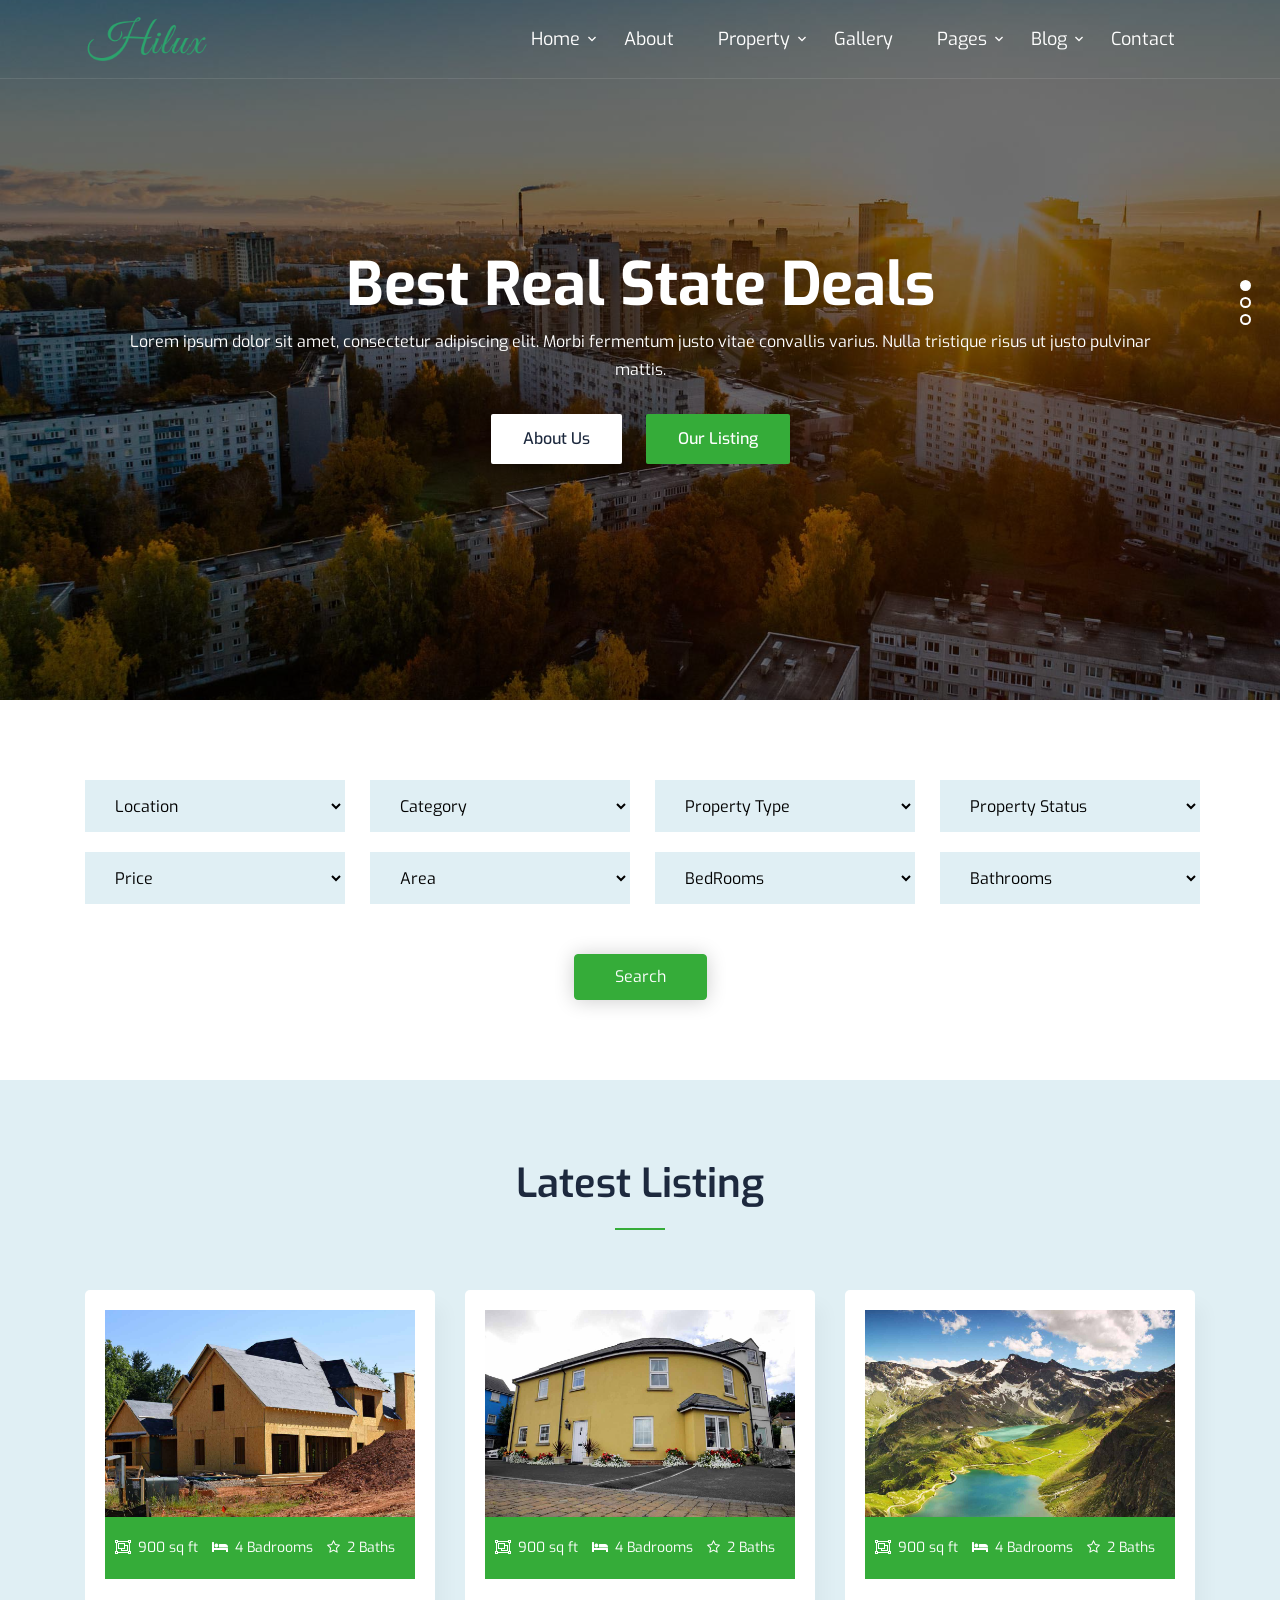
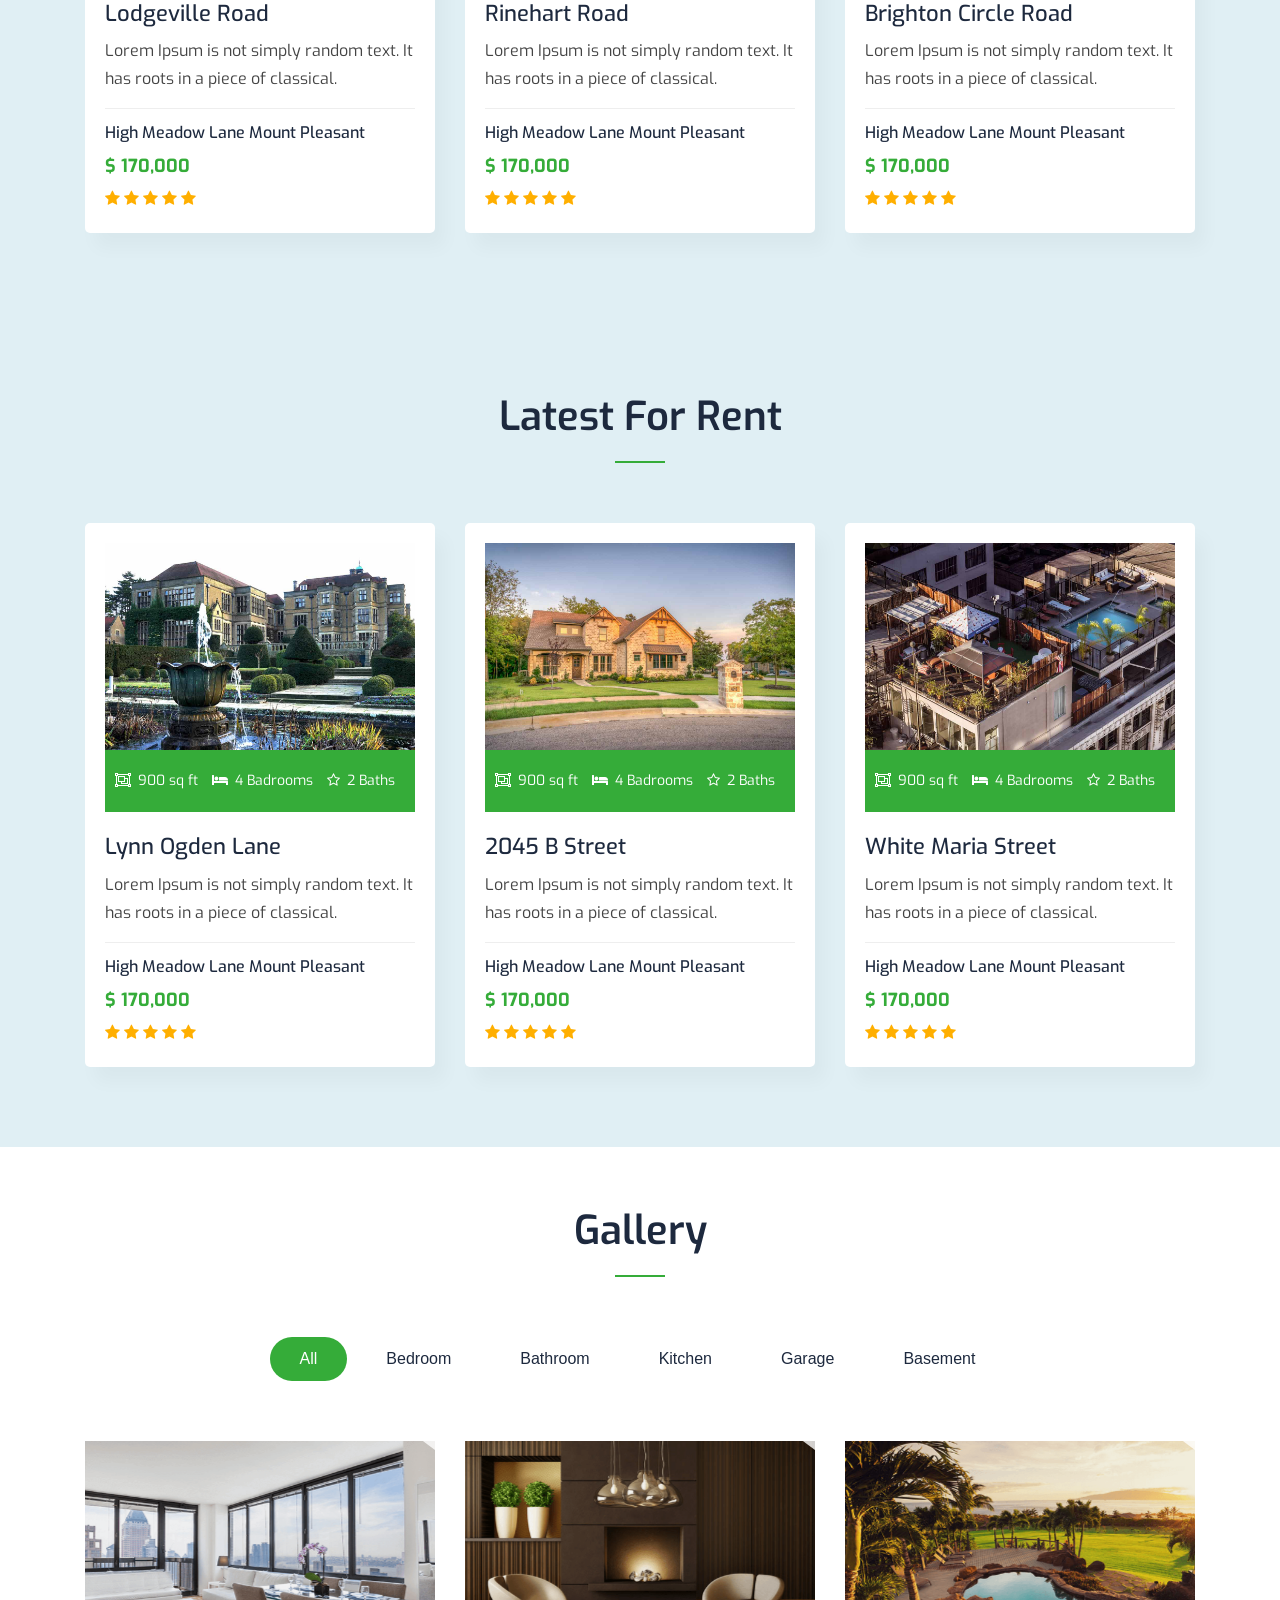
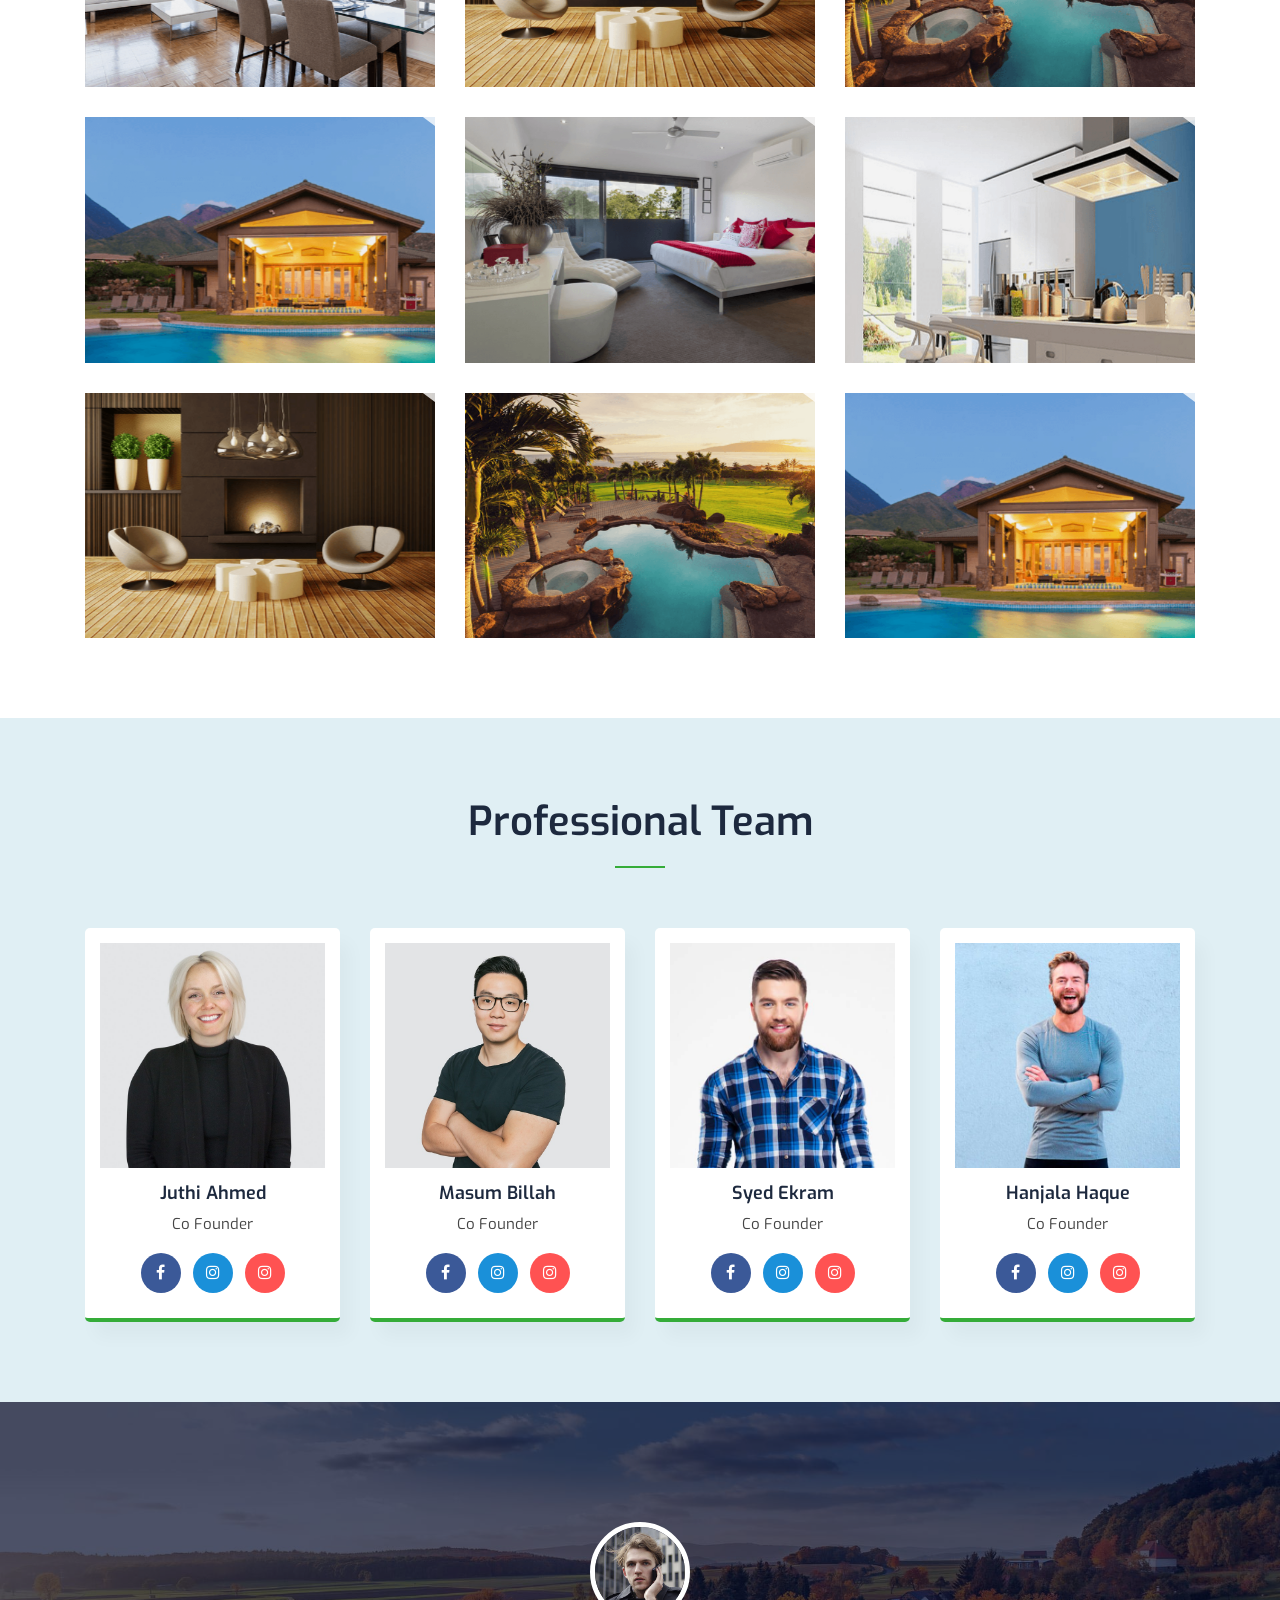
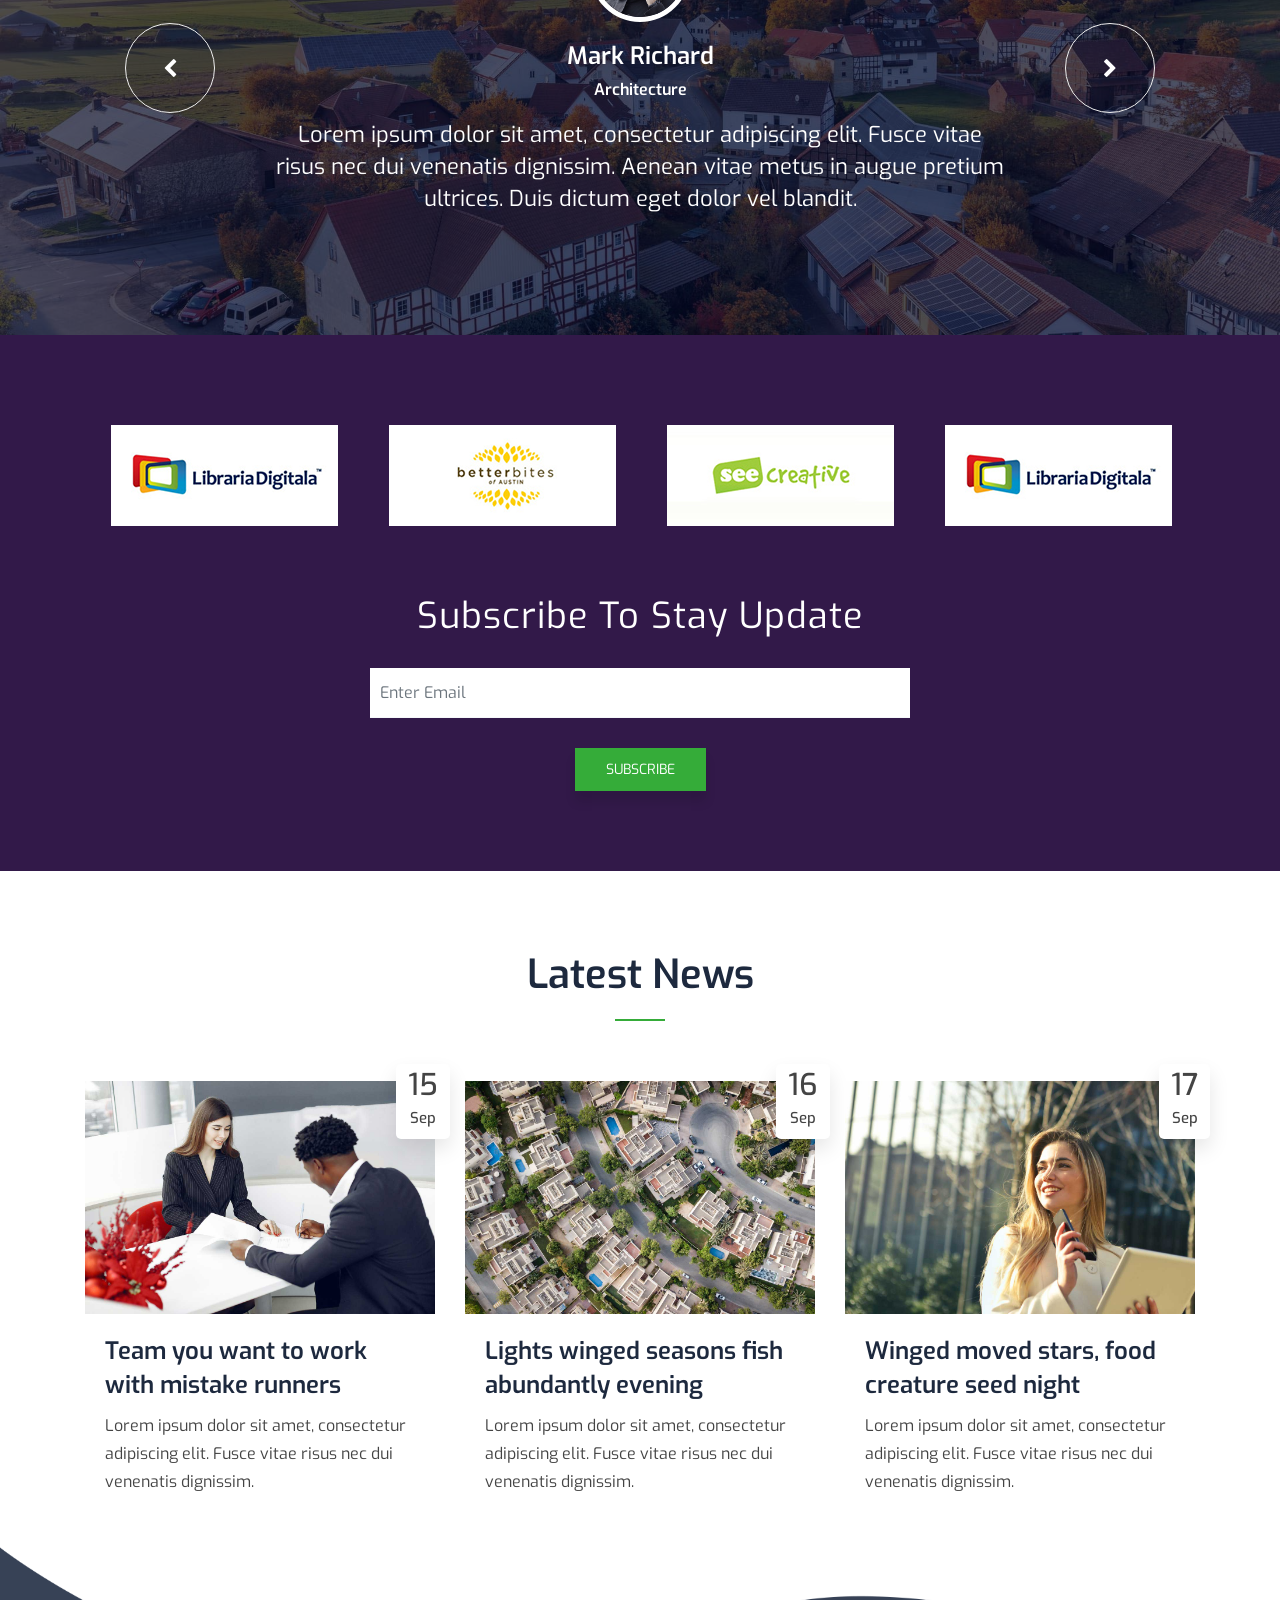
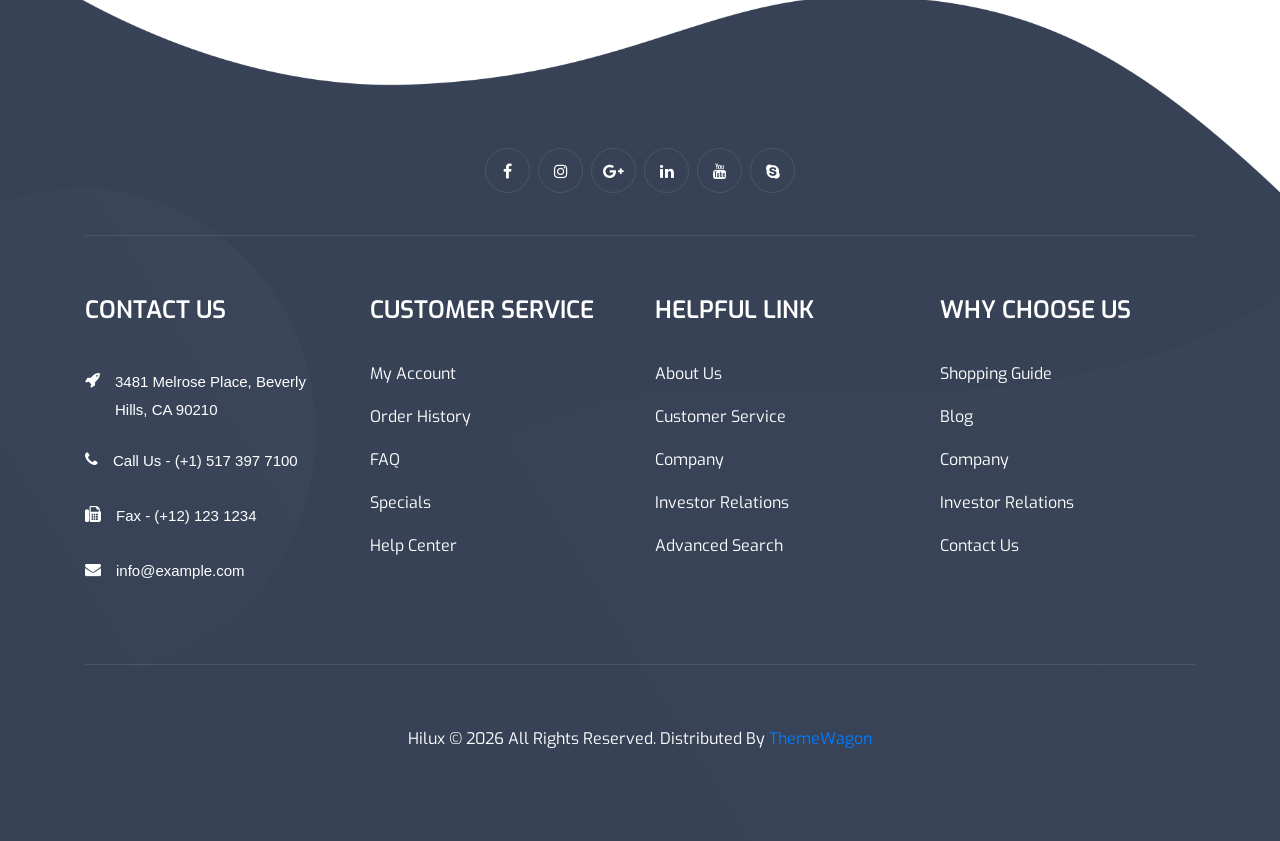
<file: index_slideshow.html>
<!DOCTYPE html>
<html lang="en">

<head>
	<!-- Meta -->
	<meta charset="utf-8">
	<meta http-equiv="X-UA-Compatible" content="IE=edge">
	<meta name="viewport" content="width=device-width, initial-scale=1">
	<!-- The above 3 meta tags *must* come first in the head; any other head content must come *after* these tags -->
	<!-- SITE TITLE -->
	<title>Hilux - Real Estate HTML Template</title>
	<!-- Latest Bootstrap min CSS -->
	<link rel="stylesheet" href="assets/bootstrap/css/bootstrap.min.css">
	<!-- Google Font -->
	<link href="https://fonts.googleapis.com/css2?family=Exo:wght@300;400;500;600;700;800;900&display=swap"
		rel="stylesheet">
	<!-- Font Awesome CSS -->
	<link rel="stylesheet" href="assets/fonts/font-awesome.min.css">
	<link rel="stylesheet" href="assets/fonts/themify-icons.css">
	<!--- owl carousel Css-->
	<link rel="stylesheet" href="assets/owlcarousel/css/owl.carousel.css">
	<link rel="stylesheet" href="assets/owlcarousel/css/owl.theme.css">
	<!--fonts icons Css-->
	<link rel="stylesheet" href="assets/css/fonts.css">
	<!--prettyPhoto css-->
	<link href="assets/css/prettyPhoto.css" rel="stylesheet">
	<!-- flexslider CSS -->
	<link rel="stylesheet" href="assets/css/flexslider.css">
	<!-- animate CSS -->
	<link rel="stylesheet" href="assets/css/animate.css">
	<!-- Slick css -->
	<link rel="stylesheet" href="assets/css/slick.css">
	<!-- Style CSS -->
	<link rel="stylesheet" href="assets/css/menu.css">
	<link rel="stylesheet" href="assets/css/style.css">
	<link rel="stylesheet" href="assets/css/responsive.css">
	<!-- HTML5 shim and Respond.js IE8 support of HTML5 elements and media queries -->
	<!-- WARNING: Respond.js doesn't work if you view the page via file:// -->
	<!--[if lt IE 9]>
		  <script src="https://oss.maxcdn.com/html5shiv/3.7.2/html5shiv.min.js"></script>
		  <script src="https://oss.maxcdn.com/respond/1.4.2/respond.min.js"></script>
		<![endif]-->
</head>

<body data-spy="scroll" data-offset="80">

	<!-- START PRELOADER -->
	<div class="preloader">
		<div class="status">
			<div class="status-mes"></div>
		</div>
	</div>
	<!-- END PRELOADER -->

	<!-- START NAVBAR -->
	<div class="site-mobile-menu site-navbar-target">
		<div class="site-mobile-menu-header">
			<div class="site-mobile-menu-close mt-3">
				<span class="icon-close2 js-menu-toggle"></span>
			</div>
		</div>
		<div class="site-mobile-menu-body"></div>
	</div>

	<header class="site-navbar js-sticky-header site-navbar-target" role="banner">
		<div class="container">
			<div class="row align-items-center">
				<div class="col-6 col-xl-2">
					<h1 class="mb-0 site-logo"><a href="index.html"><img src="assets/img/logo.png" alt=""></a></h1>
				</div>
				<div class="col-12 col-md-10 d-none d-xl-block">
					<nav class="site-navigation position-relative text-right" role="navigation">
						<ul class="site-menu main-menu js-clone-nav mr-auto d-none d-lg-block">
							<li class="has-children">
								<a href="index.html" class="nav-link">Home</a>
								<ul class="dropdown">
									<li><a href="index_map.html" class="nav-link">Home Map</a></li>
									<li><a href="index_parallax.html" class="nav-link">Home Parallax</a></li>
									<li><a href="index_slideshow.html" class="nav-link">Home Slider</a></li>
									<li><a href="index_video.html" class="nav-link">Home video</a></li>
								</ul>
							</li>
							<li><a class="nav-link" href="about.html">about</a></li>
							<li class="has-children">
								<a href="property.html" class="nav-link">Property</a>
								<ul class="dropdown">
									<li><a href="property-details.html" class="nav-link">Property Details</a></li>
								</ul>
							</li>
							<li><a href="gallery.html">Gallery</a></li>
							<li class="has-children">
								<a href="#" class="nav-link">Pages</a>
								<ul class="dropdown">
									<li><a href="agent_profile.html" class="nav-link">agent profile</a></li>
									<li><a href="login.html" class="nav-link">login page</a></li>
									<li><a href="register.html" class="nav-link">register page</a></li>
									<li><a href="faq.html" class="nav-link">Faqs</a></li>
									<li><a href="404.html" class="nav-link">404 page</a></li>
								</ul>
							</li>
							<li class="has-children">
								<a href="blog.html" class="nav-link">Blog</a>
								<ul class="dropdown">
									<li><a href="blog.html" class="nav-link">Blog Post</a></li>
									<li><a href="blog-post.html" class="nav-link">Blog Single</a></li>
								</ul>
							</li>
							<li><a class="nav-link" href="contact.html">Contact</a></li>
						</ul>
					</nav>
				</div>
				<div class="col-6 d-inline-block d-xl-none ml-md-0 py-3" style="position: relative; top: 3px;">
					<a href="#" class="site-menu-toggle js-menu-toggle float-right"><span
							class="icon-menu h3"></span></a>
				</div>
			</div>
		</div>
	</header>
	<!-- END NAVBAR-->

	<!-- START HOME -->
	<section id="home" class="home-area">
		<div id="home-slider" class="flexslider text-center loading">
			<ul class="slides">
				<li style="background: url('assets/img/bg/slide1.jpg') no-repeat center center;">
					<div class="hero-text">
						<h2>Best Real state deals</h2>
						<p>Lorem ipsum dolor sit amet, consectetur adipiscing elit. Morbi fermentum justo vitae
							convallis varius. Nulla tristique risus ut justo pulvinar mattis.</p>
						<div class="home_btn">
							<a href="about.html" class="app-btn wow bounceIn page-scroll home_btn_color_one"
								data-wow-delay=".6s">About us</a>
							<a href="gallery.html" class="app-btn wow bounceIn page-scroll home_btn_color_two"
								data-wow-delay=".8s">our Listing</a>
						</div>
					</div>
				</li>
				<li style="background: url('assets/img/bg/slide2.jpg') no-repeat center center;">
					<div class="hero-text">
						<h2>Best Real state deals</h2>
						<p>Lorem ipsum dolor sit amet, consectetur adipiscing elit. Morbi fermentum justo vitae
							convallis varius. Nulla tristique risus ut justo pulvinar mattis.</p>
						<div class="home_btn">
							<a href="about.html" class="app-btn wow bounceIn page-scroll home_btn_color_one"
								data-wow-delay=".6s">About us</a>
							<a href="gallery.html" class="app-btn wow bounceIn page-scroll home_btn_color_two"
								data-wow-delay=".8s">our Listing</a>
						</div>
					</div>
				</li>
				<li style="background: url('assets/img/bg/slide3.jpg') no-repeat center center;">
					<div class="hero-text">
						<h2>Best Real state deals</h2>
						<p>Lorem ipsum dolor sit amet, consectetur adipiscing elit. Morbi fermentum justo vitae
							convallis varius. Nulla tristique risus ut justo pulvinar mattis.</p>
						<div class="home_btn">
							<a href="about.html" class="app-btn wow bounceIn page-scroll home_btn_color_one"
								data-wow-delay=".6s">About us</a>
							<a href="gallery.html" class="app-btn wow bounceIn page-scroll home_btn_color_two"
								data-wow-delay=".8s">our Listing</a>
						</div>
					</div>
				</li>
			</ul>
		</div>
	</section>
	<!-- END  HOME DESIGN -->

	<!-- START SEARCH -->
	<div class="search_bar section-padding">
		<div class="container">
			<div class="row">
				<div class="col-lg-3 col-sm-6 col-xs-12">
					<div class="single_search">
						<select>
							<option value="1">Location</option>
							<option value="2">United States</option>
							<option value="3">United Kingdom</option>
							<option value="3">Afghanistan</option>
							<option value="3">Albania</option>
							<option value="3">Australia</option>
							<option value="3">Benin</option>
							<option value="3">Belgium</option>
						</select>
					</div>
				</div><!--- END COL -->
				<div class="col-lg-3 col-sm-6 col-xs-12">
					<div class="single_search">
						<select>
							<option value="1">Category</option>
							<option value="1">Category</option>
							<option value="1">Category</option>
							<option value="1">Category</option>

						</select>
					</div>
				</div><!--- END COL -->
				<div class="col-lg-3 col-sm-6 col-xs-12">
					<div class="single_search">
						<select>
							<option value="1">Property Type</option>
							<option value="1">Residential</option>
							<option value="1">Commercial</option>
							<option value="1">Land</option>
						</select>
					</div>
				</div><!--- END COL -->
				<div class="col-lg-3 col-sm-6 col-xs-12">
					<div class="single_search">
						<select>
							<option value="1">Property Status</option>
							<option value="1">For Sale</option>
							<option value="1">For Rent</option>
						</select>
					</div>
				</div><!--- END COL -->
				<div class="col-lg-3 col-sm-6 col-xs-12">
					<div class="single_search">
						<select>
							<option value="1">Price</option>
							<option value="1">$15000</option>
							<option value="1">$20000</option>
							<option value="1">$25000</option>
							<option value="1">$30000</option>
							<option value="1">$35000</option>
						</select>
					</div>
				</div><!--- END COL -->
				<div class="col-lg-3 col-sm-6 col-xs-12">
					<div class="single_search">
						<select>
							<option value="1">Area</option>
							<option value="1">50</option>
							<option value="1">150</option>
							<option value="1">250</option>
							<option value="1">350</option>
							<option value="1">450</option>
						</select>
					</div>
				</div><!--- END COL -->
				<div class="col-lg-3 col-sm-6 col-xs-12">
					<div class="single_search">
						<select>
							<option value="1">BedRooms</option>
							<option value="1">1</option>
							<option value="1">2</option>
							<option value="1">3</option>
							<option value="1">4</option>
							<option value="1">5</option>
							<option value="1">6</option>
							<option value="1">7</option>
						</select>
					</div>
				</div><!--- END COL -->
				<div class="col-lg-3 col-sm-6 col-xs-12">
					<div class="single_search">
						<select>
							<option value="1">Bathrooms</option>
							<option value="1">1</option>
							<option value="1">2</option>
							<option value="1">3</option>
							<option value="1">4</option>
						</select>
					</div>
				</div><!--- END COL -->
				<div class="col-lg-12 text-center">
					<div class="search_btn">
						<a href="#" class="btn btn-serach-bg">search</a>
					</div>
				</div>
			</div><!--- END ROW -->
		</div><!--- END CONTAINER -->
	</div>
	<!-- END  SEARCH -->

	<!-- START PROPERTY -->
	<section class="template_property">
		<div class="container">
			<div class="section-title text-center wow zoomIn">
				<h2>Latest listing</h2>
				<div></div>
			</div>
			<div class="row">
				<div class="col-lg-4 col-sm-12 col-xs-12">
					<div class="single_property">
						<img src="assets/img/property/1.jpg" class="img-fluid" alt="" />
						<div class="single_property_description text-center">
							<span><i class="fa fa-object-group"></i> 900 sq ft</span>
							<span><i class="fa fa-bed"></i> 4 Badrooms</span>
							<span><i class="fa fa-star-o"></i> 2 Baths</span>
						</div>
						<div class="single_property_content">
							<h4><a href="#">Lodgeville Road</a></h4>
							<p>Lorem Ipsum is not simply random text. It has roots in a piece of classical. </p>

						</div>
						<div class="single_property_price">
							High Meadow Lane Mount Pleasant <span>$ 170,000</span>
							<i class="fa fa-star"></i>
							<i class="fa fa-star"></i>
							<i class="fa fa-star"></i>
							<i class="fa fa-star"></i>
							<i class="fa fa-star"></i>
						</div>
					</div><!--- END SINGLE PROPERTY -->
				</div><!--- END COL -->
				<div class="col-lg-4 col-sm-12 col-xs-12">
					<div class="single_property">
						<img src="assets/img/property/2.jpg" class="img-fluid" alt="" />
						<div class="single_property_description text-center">
							<span><i class="fa fa-object-group"></i> 900 sq ft</span>
							<span><i class="fa fa-bed"></i> 4 Badrooms</span>
							<span><i class="fa fa-star-o"></i> 2 Baths</span>
						</div>
						<div class="single_property_content">
							<h4><a href="#">Rinehart Road</a></h4>
							<p>Lorem Ipsum is not simply random text. It has roots in a piece of classical. </p>

						</div>
						<div class="single_property_price">
							High Meadow Lane Mount Pleasant <span>$ 170,000</span>
							<i class="fa fa-star"></i>
							<i class="fa fa-star"></i>
							<i class="fa fa-star"></i>
							<i class="fa fa-star"></i>
							<i class="fa fa-star"></i>
						</div>
					</div>
				</div><!--- END  COL-->
				<div class="col-lg-4 col-sm-12 col-xs-12">
					<div class="single_property">
						<img src="assets/img/property/3.jpg" class="img-fluid" alt="" />
						<div class="single_property_description text-center">
							<span><i class="fa fa-object-group"></i> 900 sq ft</span>
							<span><i class="fa fa-bed"></i> 4 Badrooms</span>
							<span><i class="fa fa-star-o"></i> 2 Baths</span>
						</div>
						<div class="single_property_content">
							<h4><a href="#">Brighton Circle Road</a></h4>
							<p>Lorem Ipsum is not simply random text. It has roots in a piece of classical. </p>

						</div>
						<div class="single_property_price">
							High Meadow Lane Mount Pleasant <span>$ 170,000</span>
							<i class="fa fa-star"></i>
							<i class="fa fa-star"></i>
							<i class="fa fa-star"></i>
							<i class="fa fa-star"></i>
							<i class="fa fa-star"></i>
						</div>
					</div>
				</div><!--- END  COL-->
			</div><!--- END ROW -->
		</div><!--- END CONTAINER -->
	</section>
	<!-- END  PROPERTY -->

	<!-- START PROPERTY -->
	<section class="template_property section-padding">
		<div class="container">
			<div class="section-title  text-center wow zoomIn">
				<h2>Latest for Rent</h2>
				<div></div>
			</div>
			<div class="row">
				<div class="col-lg-4 col-sm-12 col-xs-12">
					<div class="single_property">
						<img src="assets/img/property/4.jpg" class="img-fluid" alt="" />
						<div class="single_property_description text-center">
							<span><i class="fa fa-object-group"></i> 900 sq ft</span>
							<span><i class="fa fa-bed"></i> 4 Badrooms</span>
							<span><i class="fa fa-star-o"></i> 2 Baths</span>
						</div>
						<div class="single_property_content">
							<h4><a href="#">Lynn Ogden Lane</a></h4>
							<p>Lorem Ipsum is not simply random text. It has roots in a piece of classical. </p>

						</div>
						<div class="single_property_price">
							High Meadow Lane Mount Pleasant <span>$ 170,000</span>
							<i class="fa fa-star"></i>
							<i class="fa fa-star"></i>
							<i class="fa fa-star"></i>
							<i class="fa fa-star"></i>
							<i class="fa fa-star"></i>
						</div>
					</div>
				</div><!--- END  COL-->
				<div class="col-lg-4 col-sm-12 col-xs-12">
					<div class="single_property">
						<img src="assets/img/property/5.jpg" class="img-fluid" alt="" />
						<div class="single_property_description text-center">
							<span><i class="fa fa-object-group"></i> 900 sq ft</span>
							<span><i class="fa fa-bed"></i> 4 Badrooms</span>
							<span><i class="fa fa-star-o"></i> 2 Baths</span>
						</div>
						<div class="single_property_content">
							<h4><a href="#">2045 B Street</a></h4>
							<p>Lorem Ipsum is not simply random text. It has roots in a piece of classical. </p>

						</div>
						<div class="single_property_price">
							High Meadow Lane Mount Pleasant <span>$ 170,000</span>
							<i class="fa fa-star"></i>
							<i class="fa fa-star"></i>
							<i class="fa fa-star"></i>
							<i class="fa fa-star"></i>
							<i class="fa fa-star"></i>
						</div>
					</div>
				</div><!--- END  COL-->
				<div class="col-lg-4 col-sm-12 col-xs-12">
					<div class="single_property">
						<img src="assets/img/property/6.jpg" class="img-fluid" alt="" />
						<div class="single_property_description text-center">
							<span><i class="fa fa-object-group"></i> 900 sq ft</span>
							<span><i class="fa fa-bed"></i> 4 Badrooms</span>
							<span><i class="fa fa-star-o"></i> 2 Baths</span>
						</div>
						<div class="single_property_content">
							<h4><a href="#">White Maria Street</a></h4>
							<p>Lorem Ipsum is not simply random text. It has roots in a piece of classical. </p>

						</div>
						<div class="single_property_price">
							High Meadow Lane Mount Pleasant <span>$ 170,000</span>
							<i class="fa fa-star"></i>
							<i class="fa fa-star"></i>
							<i class="fa fa-star"></i>
							<i class="fa fa-star"></i>
							<i class="fa fa-star"></i>
						</div>
					</div>
				</div><!--- END  COL-->
			</div><!--- END ROW -->
		</div><!--- END CONTAINER -->
	</section>
	<!-- END  PROPERTY -->

	<!-- START PORTFOLIO -->
	<section id="gallery" class="works_area">
		<div class="container">
			<div class="section-title text-center wow zoomIn">
				<h2>Gallery</h2>
				<div></div>
			</div>
			<div class="col-lg-12 text-center">
				<ul class="portfolio-filters">
					<li class="filter active" data-filter="all">all</li>
					<li class="filter" data-filter="bedroom">Bedroom</li>
					<li class="filter" data-filter="bathroom">Bathroom</li>
					<li class="filter" data-filter="kitchen">kitchen</li>
					<li class="filter" data-filter="garage">Garage</li>
					<li class="filter" data-filter="basement">Basement</li>
				</ul>
			</div><!-- END COL -->
			<div class="row portfolio-items-list">
				<div class="col-lg-4 col-sm-4 col-xs-12 mix bathroom kitchen garage">
					<div class="grid">
						<figure class="effect-apollo">
							<img src="assets/img/portfolio/1.jpg" class="img-fluid" alt="" />
							<figcaption>
								<a class="prettyPhoto image_zoom" href="assets/img/portfolio/1.jpg"></a>
								<p><a href="#" data-toggle="modal" data-target="#projectModal">Your Dream House</a></p>
							</figcaption>
						</figure>
					</div>
				</div><!--- END COL -->
				<div class="col-lg-4 col-sm-4 col-xs-12 mix bedroom garage">
					<div class="grid">
						<figure class="effect-apollo">
							<img src="assets/img/portfolio/2.jpg" class="img-fluid" alt="" />
							<figcaption>
								<a class="prettyPhoto image_zoom" href="assets/img/portfolio/2.jpg"></a>
								<p><a href="#" data-toggle="modal" data-target="#projectModal">Your Dream House</a></p>
							</figcaption>
						</figure>
					</div>
				</div><!--- END COL -->
				<div class="col-lg-4 col-sm-4 col-xs-12 mix bathroom">
					<div class="grid">
						<figure class="effect-apollo">
							<img src="assets/img/portfolio/3.jpg" class="img-fluid" alt="" />
							<figcaption>
								<a class="prettyPhoto image_zoom" href="assets/img/portfolio/3.jpg"></a>
								<p><a href="#" data-toggle="modal" data-target="#projectModal">Your Dream House</a></p>
							</figcaption>
						</figure>
					</div>
				</div><!--- END COL -->
				<div class="col-lg-4 col-sm-4 col-xs-12 mix garage kitchen">
					<div class="grid">
						<figure class="effect-apollo">
							<img src="assets/img/portfolio/4.jpg" class="img-fluid" alt="" />
							<figcaption>
								<a class="prettyPhoto image_zoom" href="assets/img/portfolio/4.jpg"></a>
								<p><a href="#" data-toggle="modal" data-target="#projectModal">Your Dream House</a></p>
							</figcaption>
						</figure>
					</div>
				</div><!--- END COL -->
				<div class="col-lg-4 col-sm-4 col-xs-12 mix bedroom">
					<div class="grid">
						<figure class="effect-apollo">
							<img src="assets/img/portfolio/5.jpg" class="img-fluid" alt="" />
							<figcaption>
								<a class="prettyPhoto image_zoom" href="assets/img/portfolio/5.jpg"></a>
								<p><a href="#" data-toggle="modal" data-target="#projectModal">Your Dream House</a></p>
							</figcaption>
						</figure>
					</div>
				</div><!--- END COL -->
				<div class="col-lg-4 col-sm-4 col-xs-12 mix bathroom kitchen">
					<div class="grid">
						<figure class="effect-apollo">
							<img src="assets/img/portfolio/6.jpg" class="img-fluid" alt="" />
							<figcaption>
								<a class="prettyPhoto image_zoom" href="assets/img/portfolio/6.jpg"></a>
								<p><a href="#" data-toggle="modal" data-target="#projectModal">Your Dream House</a></p>
							</figcaption>
						</figure>
					</div>
				</div><!--- END COL -->
				<div class="col-lg-4 col-sm-4 col-xs-12 mix basement garage">
					<div class="grid">
						<figure class="effect-apollo">
							<img src="assets/img/portfolio/7.jpg" class="img-fluid" alt="" />
							<figcaption>
								<a class="prettyPhoto image_zoom" href="assets/img/portfolio/7.jpg"></a>
								<p><a href="#" data-toggle="modal" data-target="#projectModal">Your Dream House</a></p>
							</figcaption>
						</figure>
					</div>
				</div><!--- END COL -->
				<div class="col-lg-4 col-sm-4 col-xs-12 mix bedroom basement">
					<div class="grid">
						<figure class="effect-apollo">
							<img src="assets/img/portfolio/8.jpg" class="img-fluid" alt="" />
							<figcaption>
								<a class="prettyPhoto image_zoom" href="assets/img/portfolio/8.jpg"></a>
								<p><a href="#" data-toggle="modal" data-target="#projectModal">Your Dream House</a></p>
							</figcaption>
						</figure>
					</div>
				</div><!--- END COL -->
				<div class="col-lg-4 col-sm-4 col-xs-12 mix bedroom basement">
					<div class="grid">
						<figure class="effect-apollo">
							<img src="assets/img/portfolio/9.jpg" class="img-fluid" alt="" />
							<figcaption>
								<a class="prettyPhoto image_zoom" href="assets/img/portfolio/9.jpg"></a>
								<p><a href="#" data-toggle="modal" data-target="#projectModal">Your Dream House</a></p>
							</figcaption>
						</figure>
					</div>
				</div><!--- END COL -->
			</div><!--- END ROW -->
		</div><!--- END CONTAINER -->
	</section>
	<!-- END PORTFOLIO -->

	<!-- START TEAM US -->
	<section id="team" class="our_team section-padding">
		<div class="container">
			<div class="section-title text-center wow zoomIn">
				<h2>Professional team</h2>
				<div></div>
			</div>
			<div class="row text-center">
				<div class="col-lg-3 col-sm-3 col-xs-12">
					<div class="single_team">
						<img src="assets/img/team/team-1.jpg" class="img-fluid" alt="" />
						<h3>Juthi Ahmed</h3>
						<p>Co Founder</p>
						<ul class="list-inline">
							<li><a href="#" class="st-facebook"><i class="fa fa-facebook"></i></a></li>
							<li><a href="#" class="st-twitter"><i class="fa fa-instagram"></i></a></li>
							<li><a href="#" class="st-instagram"><i class="fa fa-instagram"></i></a></li>
						</ul>
					</div><!--- END SINGLE TEAM -->
				</div><!--- END COL -->
				<div class="col-lg-3 col-sm-3 col-xs-12">
					<div class="single_team">
						<img src="assets/img/team/team-2.jpg" class="img-fluid" alt="" />
						<h3>Masum Billah</h3>
						<p>Co Founder</p>
						<ul class="list-inline">
							<li><a href="#" class="st-facebook"><i class="fa fa-facebook"></i></a></li>
							<li><a href="#" class="st-twitter"><i class="fa fa-instagram"></i></a></li>
							<li><a href="#" class="st-instagram"><i class="fa fa-instagram"></i></a></li>
						</ul>
					</div><!--- END SINGLE TEAM -->
				</div><!--- END COL -->
				<div class="col-lg-3 col-sm-3 col-xs-12">
					<div class="single_team">
						<img src="assets/img/team/team-3.jpg" class="img-fluid" alt="" />
						<h3>Syed Ekram</h3>
						<p>Co Founder</p>
						<ul class="list-inline">
							<li><a href="#" class="st-facebook"><i class="fa fa-facebook"></i></a></li>
							<li><a href="#" class="st-twitter"><i class="fa fa-instagram"></i></a></li>
							<li><a href="#" class="st-instagram"><i class="fa fa-instagram"></i></a></li>
						</ul>
					</div><!--- END SINGLE TEAM -->
				</div><!--- END COL -->
				<div class="col-lg-3 col-sm-3 col-xs-12">
					<div class="single_team">
						<img src="assets/img/team/team-4.jpg" class="img-fluid" alt="" />
						<h3>Hanjala Haque</h3>
						<p>Co Founder</p>
						<ul class="list-inline">
							<li><a href="#" class="st-facebook"><i class="fa fa-facebook"></i></a></li>
							<li><a href="#" class="st-twitter"><i class="fa fa-instagram"></i></a></li>
							<li><a href="#" class="st-instagram"><i class="fa fa-instagram"></i></a></li>
						</ul>
					</div><!--- END SINGLE TEAM -->
				</div><!--- END COL -->
			</div><!--- END ROW -->
		</div><!--- END CONTAINER -->
	</section>
	<!-- END TEAM US -->

	<!-- START TESTIMONIAL -->
	<section data-stellar-background-ratio="0.3" class="our_testimonial section-padding"
		style="background-image: url(assets/img/bg/testimonial-bg.jpg);  background-size:cover;background-position:center;">
		<div class="container">
			<div class="row">
				<div class="col-lg-8 offset-lg-2 col-sm-12 col-xs-12 text-center">
					<div class="testimonial1-carousel">
						<div class="single-testimonial">
							<img src="assets/img/testimonial/1.jpg" alt="">
							<h4>Mark Richard</h4>
							<span>Architecture</span>
							<p>Lorem ipsum dolor sit amet, consectetur adipiscing elit. Fusce vitae risus nec dui
								venenatis dignissim. Aenean vitae metus in augue pretium ultrices. Duis dictum eget
								dolor vel blandit.</p>
						</div>
						<div class="single-testimonial">
							<img src="assets/img/testimonial/2.jpg" alt="">
							<h4>Mark Richard</h4>
							<span>Architecture</span>
							<p>Lorem ipsum dolor sit amet, consectetur adipiscing elit. Fusce vitae risus nec dui
								venenatis dignissim. Aenean vitae metus in augue pretium ultrices. Duis dictum eget
								dolor vel blandit.</p>
						</div>
						<div class="single-testimonial">
							<img src="assets/img/testimonial/3.jpg" alt="">
							<h4>Mark Richard</h4>
							<span>Architecture</span>
							<p>Lorem ipsum dolor sit amet, consectetur adipiscing elit. Fusce vitae risus nec dui
								venenatis dignissim. Aenean vitae metus in augue pretium ultrices. Duis dictum eget
								dolor vel blandit.</p>
						</div>
					</div>
				</div><!-- END COL -->
			</div><!--END  ROW  -->
		</div><!-- END CONTAINER  -->
	</section>
	<!-- END TESTIMONIAL -->

	<!-- START NEWSLETTER -->
	<section class="newsletter section-padding">
		<div class="container">
			<div class="row">
				<div class="col-lg-12">
					<div class="partner  wow fadeInRight">
						<a href="#"><img src="assets/img/partner/1.png" alt="image"></a>
						<a href="#"><img src="assets/img/partner/2.png" alt="image"></a>
						<a href="#"><img src="assets/img/partner/3.png" alt="image"></a>
						<a href="#"><img src="assets/img/partner/4.png" alt="image"></a>
						<a href="#"><img src="assets/img/partner/5.png" alt="image"></a>
						<a href="#"><img src="assets/img/partner/1.png" alt="image"></a>
						<a href="#"><img src="assets/img/partner/2.png" alt="image"></a>
						<a href="#"><img src="assets/img/partner/3.png" alt="image"></a>
						<a href="#"><img src="assets/img/partner/4.png" alt="image"></a>
						<a href="#"><img src="assets/img/partner/5.png" alt="image"></a>
					</div>
				</div><!-- END COL  -->
			</div><!--END  ROW  -->
			<div class="row">
				<div class="col-lg-6 offset-lg-3 col-sm-12 col-xs-12 text-center">
					<div class="signup_form">
						<h3 class="section-title-white">Subscribe to stay update</h3>
						<!-- Replace the form action in the line below with your MailChimp embed action! -->
						<form novalidate="" class="validate" name="mc-embedded-subscribe-form" method="post" action="#">
							<input type="email" placeholder="Enter Email" id="mce-email" class="form-control"
								name="EMAIL">
							<span><button class="btn btn-detault btn-light-bg" name="subscribe"
									type="submit">Subscribe</button></span>
							<div id="mce-responses">
								<div style="display:none" id="mce-error-response" class="response"></div>
								<div style="display:none" id="mce-success-response" class="response"></div>
							</div>
						</form>
					</div>
				</div><!-- END COL  -->
			</div><!-- END ROW  -->
		</div><!-- END CONTAINER -->
	</section>
	<!-- END NEWSLETTER -->

	<!-- START BLOG -->
	<section id="blog" class="fresh-news section-padding">
		<div class="container">
			<div class="section-title text-center">
				<h2>Latest News</h2>
				<div></div>
			</div>
			<div class="row">
				<div class="col-lg-4 col-sm-4 col-xs-12">
					<div class="single_blog">
						<div class="blog_img">
							<a href="blog.html"><img src="assets/img/blog/blog-1.jpg" class="img-fluid"
									alt="image" /></a>
							<div class="post-date">
								<span class="date">15</span>
								<span class="month">Sep</span>
							</div>
						</div>
						<div class="blog_content">
							<h3><a href="blog.html">Team you want to work with mistake runners</a></h3>
							<p>Lorem ipsum dolor sit amet, consectetur adipiscing elit. Fusce vitae risus nec dui
								venenatis dignissim.</p>
						</div>
					</div>
				</div><!-- END COL-->
				<div class="col-lg-4 col-sm-4 col-xs-12">
					<div class="single_blog">
						<div class="blog_img">
							<a href="blog.html"><img src="assets/img/blog/blog-2.jpg" class="img-fluid"
									alt="image" /></a>
							<div class="post-date">
								<span class="date">16</span>
								<span class="month">Sep</span>
							</div>
						</div>
						<div class="blog_content">
							<h3><a href="blog.html">Lights winged seasons fish abundantly evening</a></h3>
							<p>Lorem ipsum dolor sit amet, consectetur adipiscing elit. Fusce vitae risus nec dui
								venenatis dignissim.</p>
						</div>
					</div>
				</div><!-- END COL-->
				<div class="col-lg-4 col-sm-4 col-xs-12">
					<div class="single_blog">
						<div class="blog_img">
							<a href="blog.html"><img src="assets/img/blog/blog-3.jpg" class="img-fluid"
									alt="image" /></a>
							<div class="post-date">
								<span class="date">17</span>
								<span class="month">Sep</span>
							</div>
						</div>
						<div class="blog_content">
							<h3><a href="blog.html">Winged moved stars, food creature seed night</a></h3>
							<p>Lorem ipsum dolor sit amet, consectetur adipiscing elit. Fusce vitae risus nec dui
								venenatis dignissim.</p>
						</div>
					</div>
				</div><!-- END COL-->
			</div><!-- END ROW -->
		</div><!-- END CONTAINER -->
	</section>
	<!-- END BLOG -->

	<!-- START FOOTER -->
	<footer class="footer-area">
		<div class="container">
			<div class="row">
				<div class="col-md-12 text-center">
					<div class="footer_social">
						<ul>
							<li><a data-toggle="tooltip" data-placement="top" title="Facebook" href="#"><i
										class="fa fa-facebook"></i></a>
							</li>
							<li><a data-toggle="tooltip" data-placement="top" title="Twitter" href="#"><i
										class="fa fa-instagram"></i></a>
							</li>
							<li><a data-toggle="tooltip" data-placement="top" title="Google Plus" href="#"><i
										class="fa fa-google-plus"></i></a>
							</li>
							<li><a data-toggle="tooltip" data-placement="top" title="Linkedin" href="#"><i
										class="fa fa-linkedin"></i></a>
							</li>
							<li><a data-toggle="tooltip" data-placement="top" title="Youtube" href="#"><i
										class="fa fa-youtube"></i></a>
							</li>
							<li><a data-toggle="tooltip" data-placement="top" title="Skype" href="#"><i
										class="fa fa-skype"></i></a>
							</li>
						</ul>
					</div>
				</div>
			</div>
			<div class="row footer-padding">
				<div class="col-md-3 col-sm-3 col-xs-12">
					<div class="single_footer">
						<h4>Contact Us</h4>
						<div class="footer_contact">
							<ul>
								<li><i class="fa fa-rocket"></i> <span>3481 Melrose Place, Beverly Hills, CA
										90210</span></li>
								<li><i class="fa fa-phone"></i> <span>Call Us - (+1) 517 397 7100</span></li>
								<li><i class="fa fa-fax"></i> <span>Fax - (+12) 123 1234</span></li>
								<li><i class="fa fa-envelope"></i> <span>info@example.com</span></li>
							</ul>
						</div>
					</div>
				</div><!--- END COL -->
				<div class="col-md-3 col-sm-3 col-xs-12">
					<div class="single_footer">
						<h4>Customer service</h4>
						<div class="footer_contact">
							<ul>
								<li><a href="#">My Account</a></li>
								<li><a href="#">Order History</a></li>
								<li><a href="#">FAQ</a></li>
								<li><a href="#">Specials</a></li>
								<li><a href="#">Help Center</a></li>
							</ul>
						</div>
					</div>
				</div><!--- END COL -->
				<div class="col-md-3 col-sm-3 col-xs-12">
					<div class="single_footer">
						<h4>Helpful Link</h4>
						<div class="footer_contact">
							<ul>
								<li><a href="#">About us</a></li>
								<li><a href="#">Customer Service</a></li>
								<li><a href="#">Company</a></li>
								<li><a href="#">Investor Relations</a></li>
								<li><a href="#">Advanced Search</a></li>
							</ul>
						</div>
					</div>
				</div><!--- END COL -->
				<div class="col-md-3 col-sm-3 col-xs-12">
					<div class="single_footer">
						<h4>Why choose Us</h4>
						<div class="footer_contact">
							<ul>
								<li><a href="#">Shopping Guide</a></li>
								<li><a href="#">Blog</a></li>
								<li><a href="#">Company</a></li>
								<li><a href="#">Investor Relations</a></li>
								<li><a href="contact.html">Contact Us</a></li>
							</ul>
						</div>
					</div>
				</div><!--- END COL -->
			</div><!--- END ROW -->
			<div class="row text-center">
				<div class="col-md-12 col-sm-12 col-xs-12 wow zoomIn">
					<p class="footer_copyright">Hilux &copy; 2026 All Rights Reserved. Distributed by <a
							href="https://themewagon.com" target="_blank">ThemeWagon</a></p>.
				</div><!--- END COL -->
			</div><!--- END ROW -->
		</div><!--- END CONTAINER -->
	</footer>
	<!-- END FOOTER -->

	<!-- Latest jQuery -->
	<script src="assets/js/jquery-1.12.4.min.js"></script>
	<!-- Latest compiled and minified Bootstrap -->
	<script src="assets/bootstrap/js/bootstrap.min.js"></script>
	<!-- modernizer JS -->
	<script src="assets/js/modernizr-2.8.3.min.js"></script>
	<!-- stellar js -->
	<script src="assets/js/jquery.stellar.min.js"></script>
	<!-- Menu js -->
	<script src="assets/js/menu.js"></script>
	<script src="assets/js/jquery.sticky.js"></script>
	<!-- owl-carousel min js  -->
	<script src="assets/owlcarousel/js/owl.carousel.min.js"></script>
	<!-- MAGNIFICANT JS -->
	<script src="assets/js/jquery.magnific-popup.min.js"></script>
	<!-- Slick JS -->
	<script src="assets/js/slick.min.js"></script>
	<!-- jquery mixitup min js -->
	<script src="assets/js/jquery.mixitup.js"></script>
	<!-- jquery.prettyPhoto js -->
	<script src="assets/js/jquery.prettyPhoto.js"></script>
	<!-- scrolltopcontrol js -->
	<script src="assets/js/scrolltopcontrol.js"></script>
	<!-- WOW - Reveal Animations When You Scroll -->
	<script src="assets/js/wow.min.js"></script>
	<!-- flexslider js -->
	<script src="assets/js/jquery.flexslider-min.js"></script>
	<script type="text/javascript">
		jQuery("#home-slider").flexslider({
			directionNav: false,
			controlnav: true,
		});
	</script>
	<!-- scripts js -->
	<script src="assets/js/scripts.js"></script>
</body>

</html>
</file>
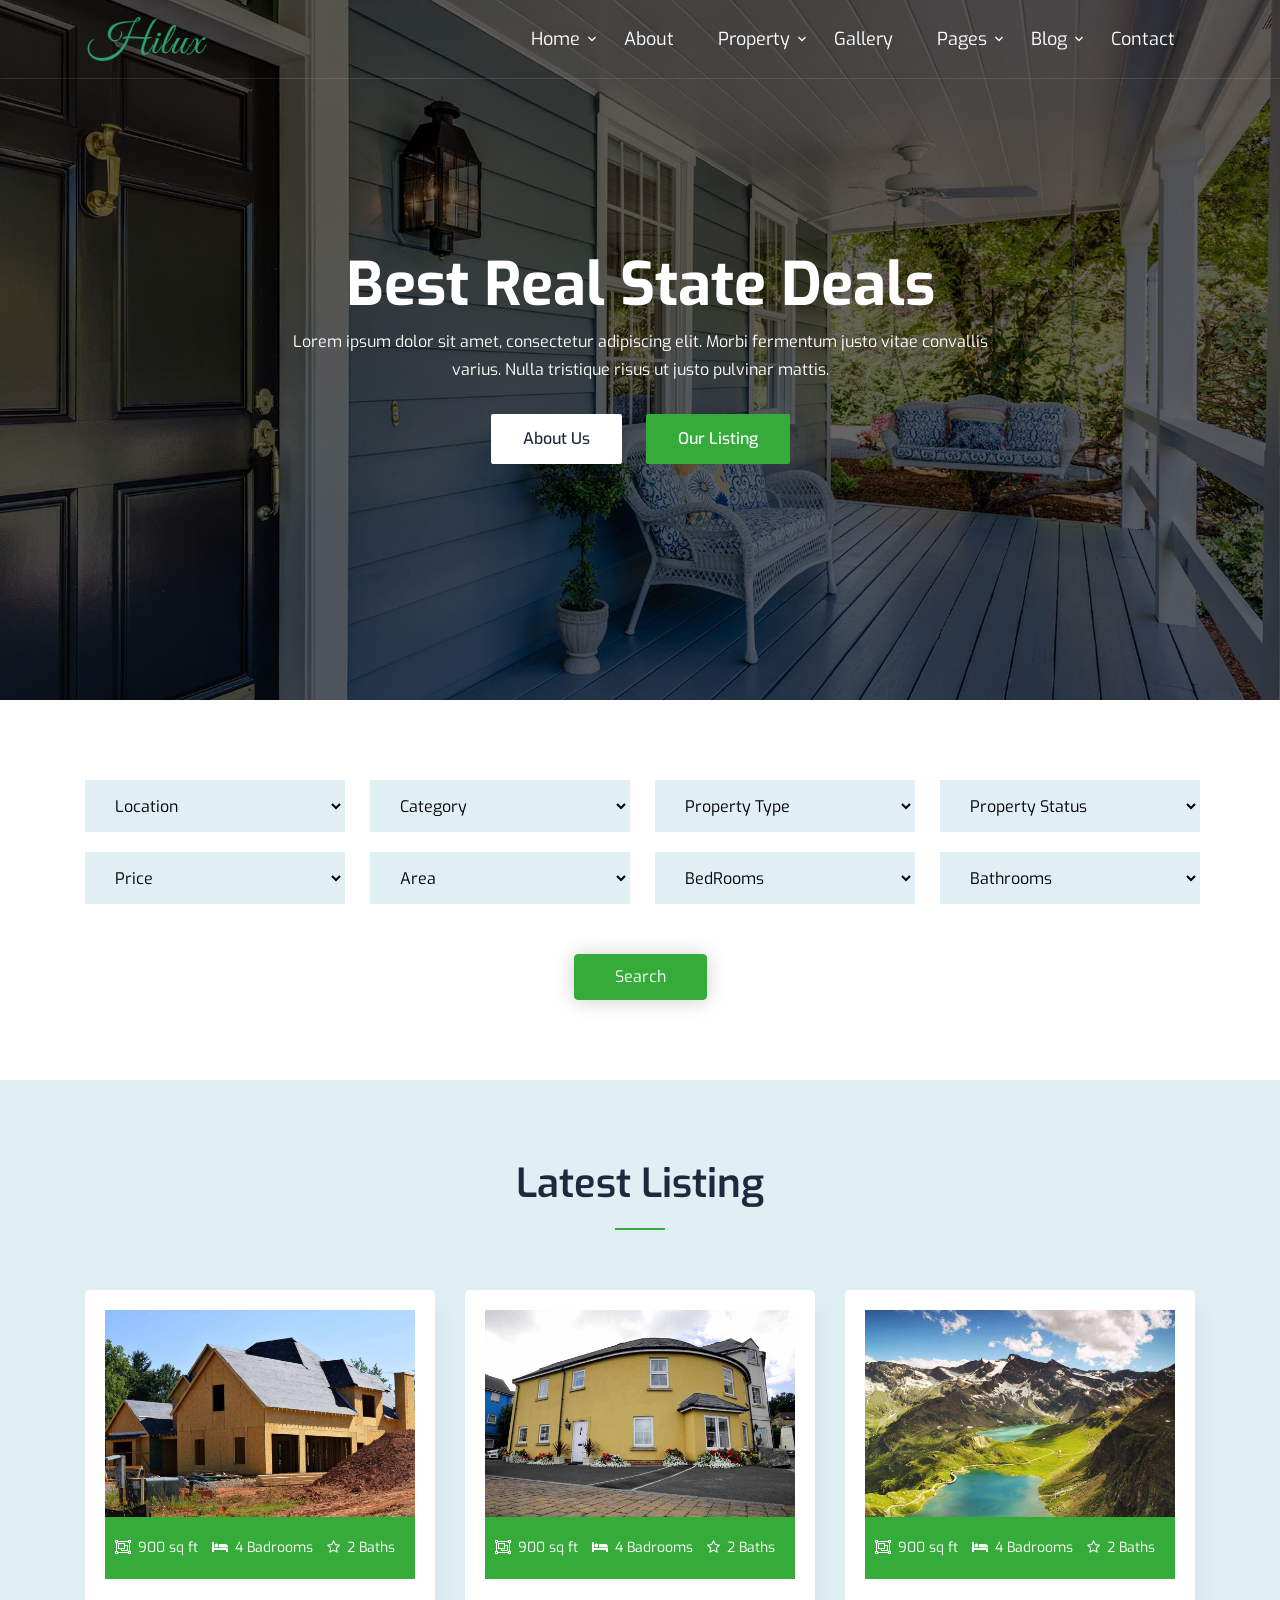
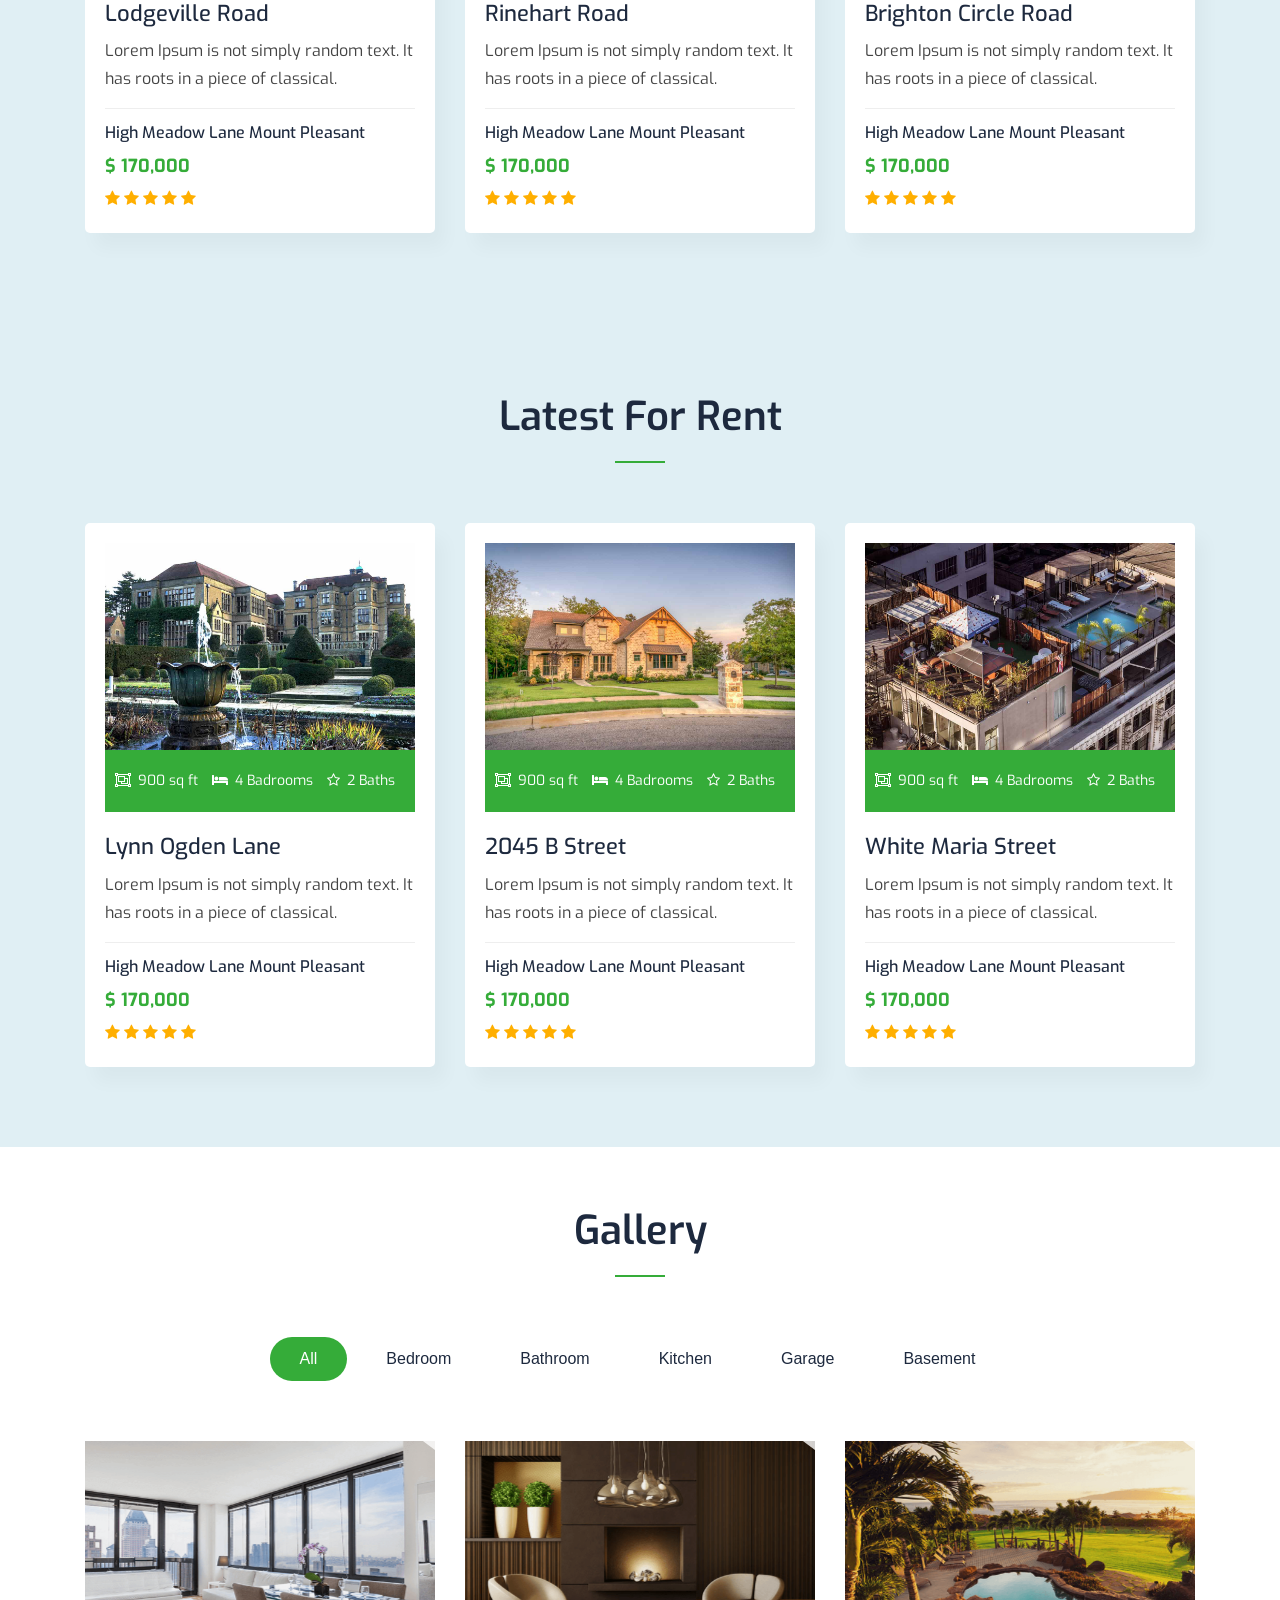
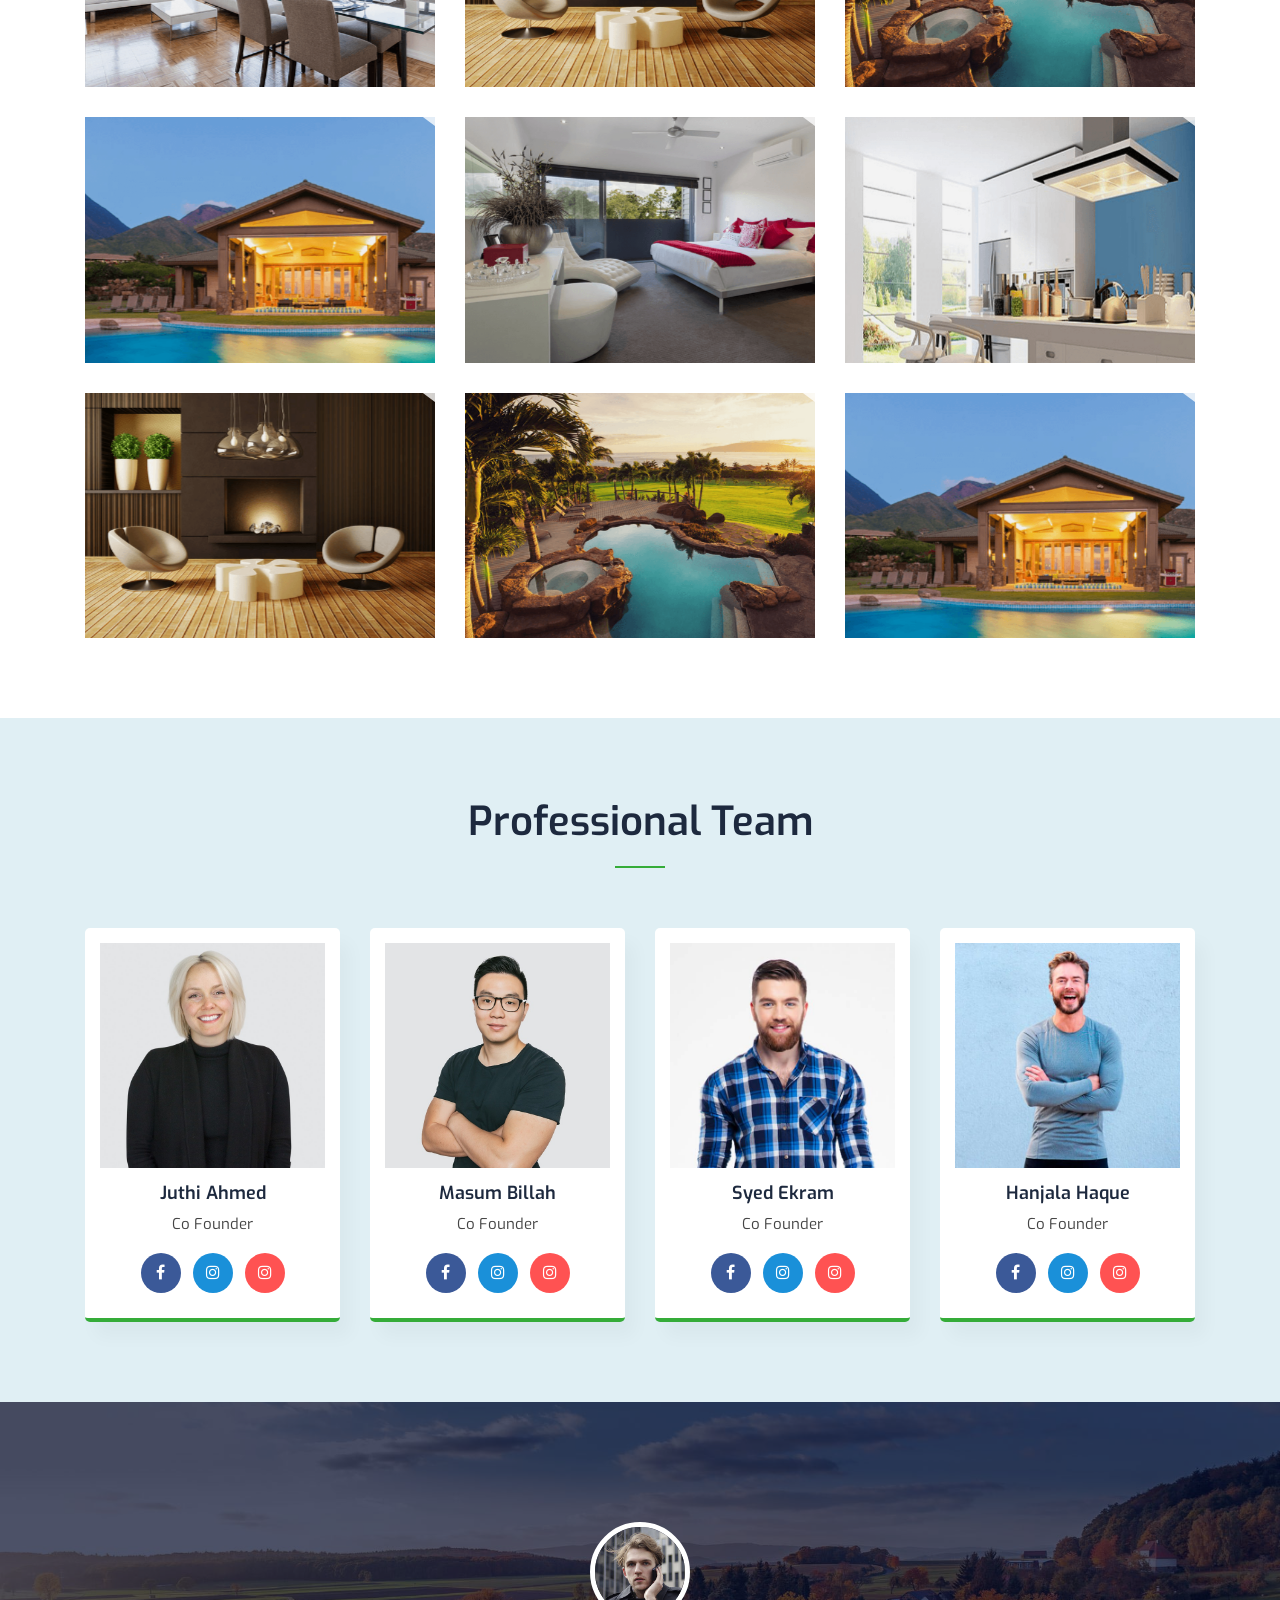
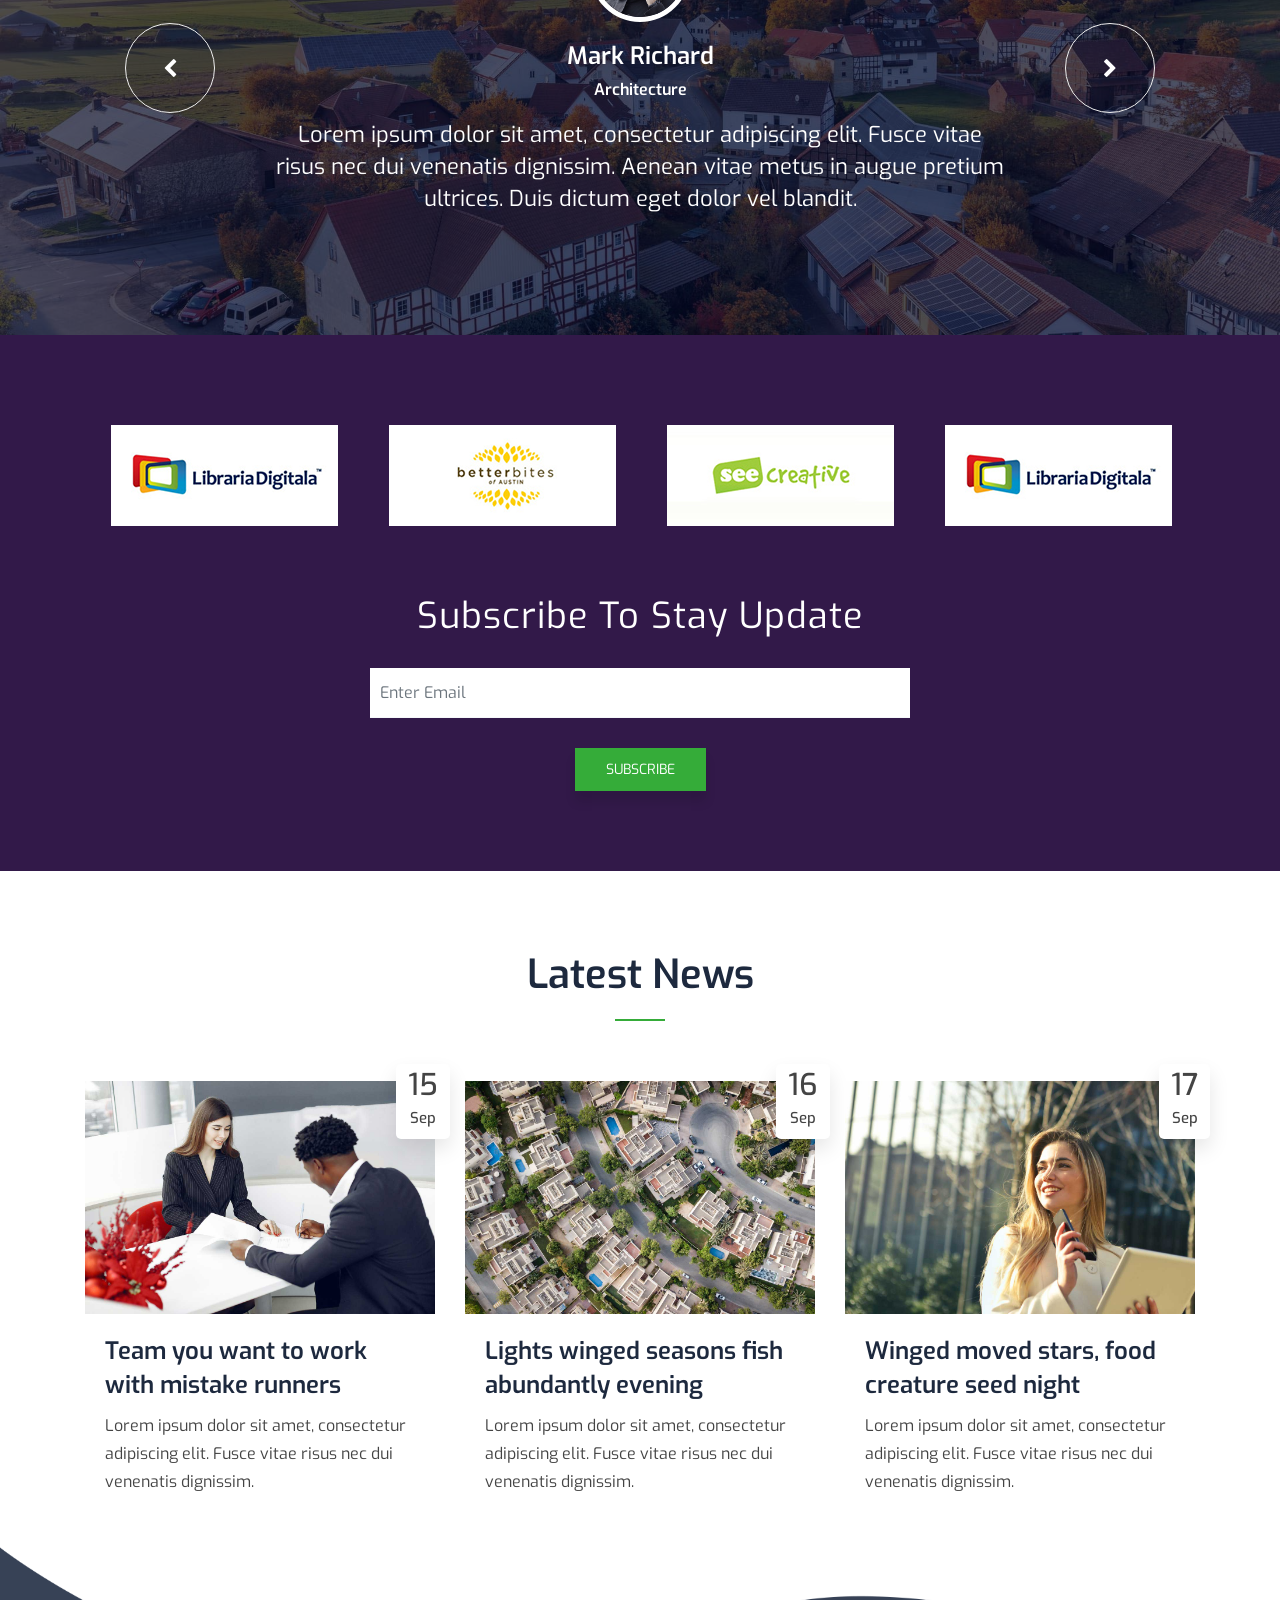
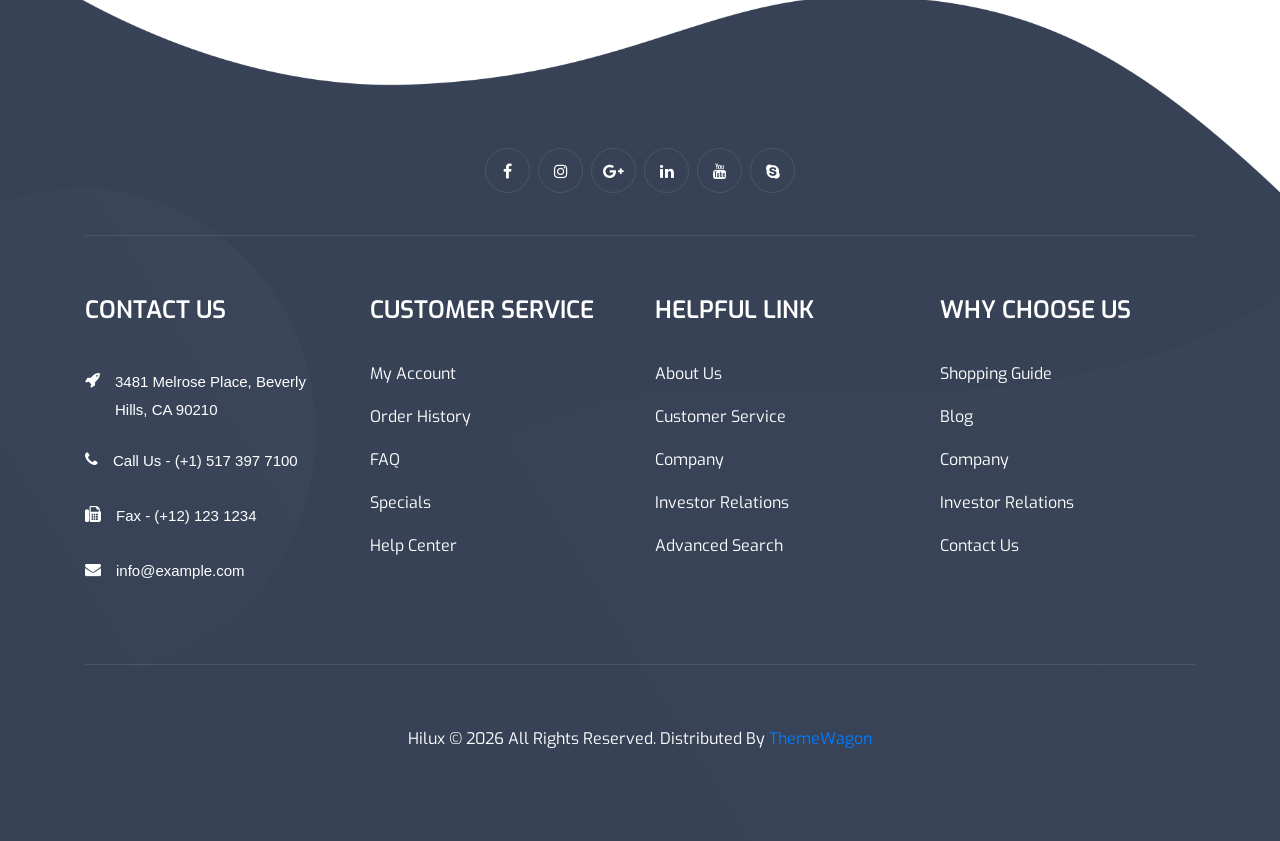
<file: index_video.html>
<!DOCTYPE html>
<html lang="en">

<head>
	<!-- Meta -->
	<meta charset="utf-8">
	<meta http-equiv="X-UA-Compatible" content="IE=edge">
	<meta name="viewport" content="width=device-width, initial-scale=1">
	<!-- The above 3 meta tags *must* come first in the head; any other head content must come *after* these tags -->
	<!-- SITE TITLE -->
	<title>Hilux - Real Estate HTML Template</title>
	<!-- Latest Bootstrap min CSS -->
	<link rel="stylesheet" href="assets/bootstrap/css/bootstrap.min.css">
	<!-- Google Font -->
	<link href="https://fonts.googleapis.com/css2?family=Exo:wght@300;400;500;600;700;800;900&display=swap"
		rel="stylesheet">
	<!-- Font Awesome CSS -->
	<link rel="stylesheet" href="assets/fonts/font-awesome.min.css">
	<link rel="stylesheet" href="assets/fonts/themify-icons.css">
	<!--- owl carousel Css-->
	<link rel="stylesheet" href="assets/owlcarousel/css/owl.carousel.css">
	<link rel="stylesheet" href="assets/owlcarousel/css/owl.theme.css">
	<!--fonts icons Css-->
	<link rel="stylesheet" href="assets/css/fonts.css">
	<!--prettyPhoto css-->
	<link href="assets/css/prettyPhoto.css" rel="stylesheet">
	<!-- animate CSS -->
	<link rel="stylesheet" href="assets/css/animate.css">
	<!--ytp player-->
	<link rel="stylesheet" href="assets/css/YTPlayer.css">
	<!-- Slick css -->
	<link rel="stylesheet" href="assets/css/slick.css">
	<!-- Style CSS -->
	<link rel="stylesheet" href="assets/css/menu.css">
	<link rel="stylesheet" href="assets/css/style.css">
	<link rel="stylesheet" href="assets/css/responsive.css">
	<!-- HTML5 shim and Respond.js IE8 support of HTML5 elements and media queries -->
	<!-- WARNING: Respond.js doesn't work if you view the page via file:// -->
	<!--[if lt IE 9]>
		  <script src="https://oss.maxcdn.com/html5shiv/3.7.2/html5shiv.min.js"></script>
		  <script src="https://oss.maxcdn.com/respond/1.4.2/respond.min.js"></script>
		<![endif]-->
</head>

<body data-spy="scroll" data-offset="80">

	<!-- START PRELOADER -->
	<div class="preloader">
		<div class="status">
			<div class="status-mes"></div>
		</div>
	</div>
	<!-- END PRELOADER -->

	<!-- START NAVBAR -->
	<div class="site-mobile-menu site-navbar-target">
		<div class="site-mobile-menu-header">
			<div class="site-mobile-menu-close mt-3">
				<span class="icon-close2 js-menu-toggle"></span>
			</div>
		</div>
		<div class="site-mobile-menu-body"></div>
	</div>

	<header class="site-navbar js-sticky-header site-navbar-target" role="banner">
		<div class="container">
			<div class="row align-items-center">
				<div class="col-6 col-xl-2">
					<h1 class="mb-0 site-logo"><a href="index.html"><img src="assets/img/logo.png" alt=""></a></h1>
				</div>
				<div class="col-12 col-md-10 d-none d-xl-block">
					<nav class="site-navigation position-relative text-right" role="navigation">
						<ul class="site-menu main-menu js-clone-nav mr-auto d-none d-lg-block">
							<li class="has-children">
								<a href="index.html" class="nav-link">Home</a>
								<ul class="dropdown">
									<li><a href="index_map.html" class="nav-link">Home Map</a></li>
									<li><a href="index_parallax.html" class="nav-link">Home Parallax</a></li>
									<li><a href="index_slideshow.html" class="nav-link">Home Slider</a></li>
									<li><a href="index_video.html" class="nav-link">Home video</a></li>
								</ul>
							</li>
							<li><a class="nav-link" href="about.html">about</a></li>
							<li class="has-children">
								<a href="property.html" class="nav-link">Property</a>
								<ul class="dropdown">
									<li><a href="property-details.html" class="nav-link">Property Details</a></li>
								</ul>
							</li>
							<li><a href="gallery.html">Gallery</a></li>
							<li class="has-children">
								<a href="#" class="nav-link">Pages</a>
								<ul class="dropdown">
									<li><a href="agent_profile.html" class="nav-link">agent profile</a></li>
									<li><a href="login.html" class="nav-link">login page</a></li>
									<li><a href="register.html" class="nav-link">register page</a></li>
									<li><a href="faq.html" class="nav-link">Faqs</a></li>
									<li><a href="404.html" class="nav-link">404 page</a></li>
								</ul>
							</li>
							<li class="has-children">
								<a href="blog.html" class="nav-link">Blog</a>
								<ul class="dropdown">
									<li><a href="blog.html" class="nav-link">Blog Post</a></li>
									<li><a href="blog-post.html" class="nav-link">Blog Single</a></li>
								</ul>
							</li>
							<li><a class="nav-link" href="contact.html">Contact</a></li>
						</ul>
					</nav>
				</div>
				<div class="col-6 d-inline-block d-xl-none ml-md-0 py-3" style="position: relative; top: 3px;">
					<a href="#" class="site-menu-toggle js-menu-toggle float-right"><span
							class="icon-menu h3"></span></a>
				</div>
			</div>
		</div>
	</header>
	<!-- END NAVBAR-->

	<!-- START HOME -->
	<section id="home" class="home_bg"
		style="background-image: url(assets/img/bg/youtube-bg.jpg);  background-size:cover; background-position: center center;">
		<a class="player"
			data-property="{videoURL:'https://youtu.be/668nUCeBHyY',containment:'#home', showControls:false, autoPlay:true, loop:true, mute:true, startAt:0, opacity:1, quality:'default'}"></a>
		<div class="container">
			<div class="row">
				<div class="col-lg-10 offset-lg-1 col-sm-12 col-xs-12 text-center">
					<div class="hero-text">
						<h2>Best Real state deals</h2>
						<p>Lorem ipsum dolor sit amet, consectetur adipiscing elit. Morbi fermentum justo vitae
							convallis varius. Nulla tristique risus ut justo pulvinar mattis.</p>
						<div class="home_btn">
							<a href="about.html" class="app-btn wow bounceIn page-scroll home_btn_color_one"
								data-wow-delay=".6s">About us</a>
							<a href="gallery.html" class="app-btn wow bounceIn page-scroll home_btn_color_two"
								data-wow-delay=".8s">our Listing</a>
						</div>
					</div>
				</div><!--- END COL -->
			</div><!--- END ROW -->
		</div><!--- END CONTAINER -->
	</section>
	<!-- END  HOME -->

	<!-- START SEARCH -->
	<div class="search_bar section-padding">
		<div class="container">
			<div class="row">
				<div class="col-lg-3 col-sm-6 col-xs-12">
					<div class="single_search">
						<select>
							<option value="1">Location</option>
							<option value="2">United States</option>
							<option value="3">United Kingdom</option>
							<option value="3">Afghanistan</option>
							<option value="3">Albania</option>
							<option value="3">Australia</option>
							<option value="3">Benin</option>
							<option value="3">Belgium</option>
						</select>
					</div>
				</div><!--- END COL -->
				<div class="col-lg-3 col-sm-6 col-xs-12">
					<div class="single_search">
						<select>
							<option value="1">Category</option>
							<option value="1">Category</option>
							<option value="1">Category</option>
							<option value="1">Category</option>

						</select>
					</div>
				</div><!--- END COL -->
				<div class="col-lg-3 col-sm-6 col-xs-12">
					<div class="single_search">
						<select>
							<option value="1">Property Type</option>
							<option value="1">Residential</option>
							<option value="1">Commercial</option>
							<option value="1">Land</option>
						</select>
					</div>
				</div><!--- END COL -->
				<div class="col-lg-3 col-sm-6 col-xs-12">
					<div class="single_search">
						<select>
							<option value="1">Property Status</option>
							<option value="1">For Sale</option>
							<option value="1">For Rent</option>
						</select>
					</div>
				</div><!--- END COL -->
				<div class="col-lg-3 col-sm-6 col-xs-12">
					<div class="single_search">
						<select>
							<option value="1">Price</option>
							<option value="1">$15000</option>
							<option value="1">$20000</option>
							<option value="1">$25000</option>
							<option value="1">$30000</option>
							<option value="1">$35000</option>
						</select>
					</div>
				</div><!--- END COL -->
				<div class="col-lg-3 col-sm-6 col-xs-12">
					<div class="single_search">
						<select>
							<option value="1">Area</option>
							<option value="1">50</option>
							<option value="1">150</option>
							<option value="1">250</option>
							<option value="1">350</option>
							<option value="1">450</option>
						</select>
					</div>
				</div><!--- END COL -->
				<div class="col-lg-3 col-sm-6 col-xs-12">
					<div class="single_search">
						<select>
							<option value="1">BedRooms</option>
							<option value="1">1</option>
							<option value="1">2</option>
							<option value="1">3</option>
							<option value="1">4</option>
							<option value="1">5</option>
							<option value="1">6</option>
							<option value="1">7</option>
						</select>
					</div>
				</div><!--- END COL -->
				<div class="col-lg-3 col-sm-6 col-xs-12">
					<div class="single_search">
						<select>
							<option value="1">Bathrooms</option>
							<option value="1">1</option>
							<option value="1">2</option>
							<option value="1">3</option>
							<option value="1">4</option>
						</select>
					</div>
				</div><!--- END COL -->
				<div class="col-lg-12 text-center">
					<div class="search_btn">
						<a href="#" class="btn btn-serach-bg">search</a>
					</div>
				</div>
			</div><!--- END ROW -->
		</div><!--- END CONTAINER -->
	</div>
	<!-- END  SEARCH -->

	<!-- START PROPERTY -->
	<section class="template_property">
		<div class="container">
			<div class="section-title text-center wow zoomIn">
				<h2>Latest listing</h2>
				<div></div>
			</div>
			<div class="row">
				<div class="col-lg-4 col-sm-12 col-xs-12">
					<div class="single_property">
						<img src="assets/img/property/1.jpg" class="img-fluid" alt="" />
						<div class="single_property_description text-center">
							<span><i class="fa fa-object-group"></i> 900 sq ft</span>
							<span><i class="fa fa-bed"></i> 4 Badrooms</span>
							<span><i class="fa fa-star-o"></i> 2 Baths</span>
						</div>
						<div class="single_property_content">
							<h4><a href="#">Lodgeville Road</a></h4>
							<p>Lorem Ipsum is not simply random text. It has roots in a piece of classical. </p>

						</div>
						<div class="single_property_price">
							High Meadow Lane Mount Pleasant <span>$ 170,000</span>
							<i class="fa fa-star"></i>
							<i class="fa fa-star"></i>
							<i class="fa fa-star"></i>
							<i class="fa fa-star"></i>
							<i class="fa fa-star"></i>
						</div>
					</div><!--- END SINGLE PROPERTY -->
				</div><!--- END COL -->
				<div class="col-lg-4 col-sm-12 col-xs-12">
					<div class="single_property">
						<img src="assets/img/property/2.jpg" class="img-fluid" alt="" />
						<div class="single_property_description text-center">
							<span><i class="fa fa-object-group"></i> 900 sq ft</span>
							<span><i class="fa fa-bed"></i> 4 Badrooms</span>
							<span><i class="fa fa-star-o"></i> 2 Baths</span>
						</div>
						<div class="single_property_content">
							<h4><a href="#">Rinehart Road</a></h4>
							<p>Lorem Ipsum is not simply random text. It has roots in a piece of classical. </p>

						</div>
						<div class="single_property_price">
							High Meadow Lane Mount Pleasant <span>$ 170,000</span>
							<i class="fa fa-star"></i>
							<i class="fa fa-star"></i>
							<i class="fa fa-star"></i>
							<i class="fa fa-star"></i>
							<i class="fa fa-star"></i>
						</div>
					</div>
				</div><!--- END  COL-->
				<div class="col-lg-4 col-sm-12 col-xs-12">
					<div class="single_property">
						<img src="assets/img/property/3.jpg" class="img-fluid" alt="" />
						<div class="single_property_description text-center">
							<span><i class="fa fa-object-group"></i> 900 sq ft</span>
							<span><i class="fa fa-bed"></i> 4 Badrooms</span>
							<span><i class="fa fa-star-o"></i> 2 Baths</span>
						</div>
						<div class="single_property_content">
							<h4><a href="#">Brighton Circle Road</a></h4>
							<p>Lorem Ipsum is not simply random text. It has roots in a piece of classical. </p>

						</div>
						<div class="single_property_price">
							High Meadow Lane Mount Pleasant <span>$ 170,000</span>
							<i class="fa fa-star"></i>
							<i class="fa fa-star"></i>
							<i class="fa fa-star"></i>
							<i class="fa fa-star"></i>
							<i class="fa fa-star"></i>
						</div>
					</div>
				</div><!--- END  COL-->
			</div><!--- END ROW -->
		</div><!--- END CONTAINER -->
	</section>
	<!-- END  PROPERTY -->

	<!-- START PROPERTY -->
	<section class="template_property section-padding">
		<div class="container">
			<div class="section-title  text-center wow zoomIn">
				<h2>Latest for Rent</h2>
				<div></div>
			</div>
			<div class="row">
				<div class="col-lg-4 col-sm-12 col-xs-12">
					<div class="single_property">
						<img src="assets/img/property/4.jpg" class="img-fluid" alt="" />
						<div class="single_property_description text-center">
							<span><i class="fa fa-object-group"></i> 900 sq ft</span>
							<span><i class="fa fa-bed"></i> 4 Badrooms</span>
							<span><i class="fa fa-star-o"></i> 2 Baths</span>
						</div>
						<div class="single_property_content">
							<h4><a href="#">Lynn Ogden Lane</a></h4>
							<p>Lorem Ipsum is not simply random text. It has roots in a piece of classical. </p>

						</div>
						<div class="single_property_price">
							High Meadow Lane Mount Pleasant <span>$ 170,000</span>
							<i class="fa fa-star"></i>
							<i class="fa fa-star"></i>
							<i class="fa fa-star"></i>
							<i class="fa fa-star"></i>
							<i class="fa fa-star"></i>
						</div>
					</div>
				</div><!--- END  COL-->
				<div class="col-lg-4 col-sm-12 col-xs-12">
					<div class="single_property">
						<img src="assets/img/property/5.jpg" class="img-fluid" alt="" />
						<div class="single_property_description text-center">
							<span><i class="fa fa-object-group"></i> 900 sq ft</span>
							<span><i class="fa fa-bed"></i> 4 Badrooms</span>
							<span><i class="fa fa-star-o"></i> 2 Baths</span>
						</div>
						<div class="single_property_content">
							<h4><a href="#">2045 B Street</a></h4>
							<p>Lorem Ipsum is not simply random text. It has roots in a piece of classical. </p>

						</div>
						<div class="single_property_price">
							High Meadow Lane Mount Pleasant <span>$ 170,000</span>
							<i class="fa fa-star"></i>
							<i class="fa fa-star"></i>
							<i class="fa fa-star"></i>
							<i class="fa fa-star"></i>
							<i class="fa fa-star"></i>
						</div>
					</div>
				</div><!--- END  COL-->
				<div class="col-lg-4 col-sm-12 col-xs-12">
					<div class="single_property">
						<img src="assets/img/property/6.jpg" class="img-fluid" alt="" />
						<div class="single_property_description text-center">
							<span><i class="fa fa-object-group"></i> 900 sq ft</span>
							<span><i class="fa fa-bed"></i> 4 Badrooms</span>
							<span><i class="fa fa-star-o"></i> 2 Baths</span>
						</div>
						<div class="single_property_content">
							<h4><a href="#">White Maria Street</a></h4>
							<p>Lorem Ipsum is not simply random text. It has roots in a piece of classical. </p>

						</div>
						<div class="single_property_price">
							High Meadow Lane Mount Pleasant <span>$ 170,000</span>
							<i class="fa fa-star"></i>
							<i class="fa fa-star"></i>
							<i class="fa fa-star"></i>
							<i class="fa fa-star"></i>
							<i class="fa fa-star"></i>
						</div>
					</div>
				</div><!--- END  COL-->
			</div><!--- END ROW -->
		</div><!--- END CONTAINER -->
	</section>
	<!-- END  PROPERTY -->

	<!-- START PORTFOLIO -->
	<section id="gallery" class="works_area">
		<div class="container">
			<div class="section-title text-center wow zoomIn">
				<h2>Gallery</h2>
				<div></div>
			</div>
			<div class="col-lg-12 text-center">
				<ul class="portfolio-filters">
					<li class="filter active" data-filter="all">all</li>
					<li class="filter" data-filter="bedroom">Bedroom</li>
					<li class="filter" data-filter="bathroom">Bathroom</li>
					<li class="filter" data-filter="kitchen">kitchen</li>
					<li class="filter" data-filter="garage">Garage</li>
					<li class="filter" data-filter="basement">Basement</li>
				</ul>
			</div><!-- END COL -->
			<div class="row portfolio-items-list">
				<div class="col-lg-4 col-sm-4 col-xs-12 mix bathroom kitchen garage">
					<div class="grid">
						<figure class="effect-apollo">
							<img src="assets/img/portfolio/1.jpg" class="img-fluid" alt="" />
							<figcaption>
								<a class="prettyPhoto image_zoom" href="assets/img/portfolio/1.jpg"></a>
								<p><a href="#" data-toggle="modal" data-target="#projectModal">Your Dream House</a></p>
							</figcaption>
						</figure>
					</div>
				</div><!--- END COL -->
				<div class="col-lg-4 col-sm-4 col-xs-12 mix bedroom garage">
					<div class="grid">
						<figure class="effect-apollo">
							<img src="assets/img/portfolio/2.jpg" class="img-fluid" alt="" />
							<figcaption>
								<a class="prettyPhoto image_zoom" href="assets/img/portfolio/2.jpg"></a>
								<p><a href="#" data-toggle="modal" data-target="#projectModal">Your Dream House</a></p>
							</figcaption>
						</figure>
					</div>
				</div><!--- END COL -->
				<div class="col-lg-4 col-sm-4 col-xs-12 mix bathroom">
					<div class="grid">
						<figure class="effect-apollo">
							<img src="assets/img/portfolio/3.jpg" class="img-fluid" alt="" />
							<figcaption>
								<a class="prettyPhoto image_zoom" href="assets/img/portfolio/3.jpg"></a>
								<p><a href="#" data-toggle="modal" data-target="#projectModal">Your Dream House</a></p>
							</figcaption>
						</figure>
					</div>
				</div><!--- END COL -->
				<div class="col-lg-4 col-sm-4 col-xs-12 mix garage kitchen">
					<div class="grid">
						<figure class="effect-apollo">
							<img src="assets/img/portfolio/4.jpg" class="img-fluid" alt="" />
							<figcaption>
								<a class="prettyPhoto image_zoom" href="assets/img/portfolio/4.jpg"></a>
								<p><a href="#" data-toggle="modal" data-target="#projectModal">Your Dream House</a></p>
							</figcaption>
						</figure>
					</div>
				</div><!--- END COL -->
				<div class="col-lg-4 col-sm-4 col-xs-12 mix bedroom">
					<div class="grid">
						<figure class="effect-apollo">
							<img src="assets/img/portfolio/5.jpg" class="img-fluid" alt="" />
							<figcaption>
								<a class="prettyPhoto image_zoom" href="assets/img/portfolio/5.jpg"></a>
								<p><a href="#" data-toggle="modal" data-target="#projectModal">Your Dream House</a></p>
							</figcaption>
						</figure>
					</div>
				</div><!--- END COL -->
				<div class="col-lg-4 col-sm-4 col-xs-12 mix bathroom kitchen">
					<div class="grid">
						<figure class="effect-apollo">
							<img src="assets/img/portfolio/6.jpg" class="img-fluid" alt="" />
							<figcaption>
								<a class="prettyPhoto image_zoom" href="assets/img/portfolio/6.jpg"></a>
								<p><a href="#" data-toggle="modal" data-target="#projectModal">Your Dream House</a></p>
							</figcaption>
						</figure>
					</div>
				</div><!--- END COL -->
				<div class="col-lg-4 col-sm-4 col-xs-12 mix basement garage">
					<div class="grid">
						<figure class="effect-apollo">
							<img src="assets/img/portfolio/7.jpg" class="img-fluid" alt="" />
							<figcaption>
								<a class="prettyPhoto image_zoom" href="assets/img/portfolio/7.jpg"></a>
								<p><a href="#" data-toggle="modal" data-target="#projectModal">Your Dream House</a></p>
							</figcaption>
						</figure>
					</div>
				</div><!--- END COL -->
				<div class="col-lg-4 col-sm-4 col-xs-12 mix bedroom basement">
					<div class="grid">
						<figure class="effect-apollo">
							<img src="assets/img/portfolio/8.jpg" class="img-fluid" alt="" />
							<figcaption>
								<a class="prettyPhoto image_zoom" href="assets/img/portfolio/8.jpg"></a>
								<p><a href="#" data-toggle="modal" data-target="#projectModal">Your Dream House</a></p>
							</figcaption>
						</figure>
					</div>
				</div><!--- END COL -->
				<div class="col-lg-4 col-sm-4 col-xs-12 mix bedroom basement">
					<div class="grid">
						<figure class="effect-apollo">
							<img src="assets/img/portfolio/9.jpg" class="img-fluid" alt="" />
							<figcaption>
								<a class="prettyPhoto image_zoom" href="assets/img/portfolio/9.jpg"></a>
								<p><a href="#" data-toggle="modal" data-target="#projectModal">Your Dream House</a></p>
							</figcaption>
						</figure>
					</div>
				</div><!--- END COL -->
			</div><!--- END ROW -->
		</div><!--- END CONTAINER -->
	</section>
	<!-- END PORTFOLIO -->

	<!-- START TEAM US -->
	<section id="team" class="our_team section-padding">
		<div class="container">
			<div class="section-title text-center wow zoomIn">
				<h2>Professional team</h2>
				<div></div>
			</div>
			<div class="row text-center">
				<div class="col-lg-3 col-sm-3 col-xs-12">
					<div class="single_team">
						<img src="assets/img/team/team-1.jpg" class="img-fluid" alt="" />
						<h3>Juthi Ahmed</h3>
						<p>Co Founder</p>
						<ul class="list-inline">
							<li><a href="#" class="st-facebook"><i class="fa fa-facebook"></i></a></li>
							<li><a href="#" class="st-twitter"><i class="fa fa-instagram"></i></a></li>
							<li><a href="#" class="st-instagram"><i class="fa fa-instagram"></i></a></li>
						</ul>
					</div><!--- END SINGLE TEAM -->
				</div><!--- END COL -->
				<div class="col-lg-3 col-sm-3 col-xs-12">
					<div class="single_team">
						<img src="assets/img/team/team-2.jpg" class="img-fluid" alt="" />
						<h3>Masum Billah</h3>
						<p>Co Founder</p>
						<ul class="list-inline">
							<li><a href="#" class="st-facebook"><i class="fa fa-facebook"></i></a></li>
							<li><a href="#" class="st-twitter"><i class="fa fa-instagram"></i></a></li>
							<li><a href="#" class="st-instagram"><i class="fa fa-instagram"></i></a></li>
						</ul>
					</div><!--- END SINGLE TEAM -->
				</div><!--- END COL -->
				<div class="col-lg-3 col-sm-3 col-xs-12">
					<div class="single_team">
						<img src="assets/img/team/team-3.jpg" class="img-fluid" alt="" />
						<h3>Syed Ekram</h3>
						<p>Co Founder</p>
						<ul class="list-inline">
							<li><a href="#" class="st-facebook"><i class="fa fa-facebook"></i></a></li>
							<li><a href="#" class="st-twitter"><i class="fa fa-instagram"></i></a></li>
							<li><a href="#" class="st-instagram"><i class="fa fa-instagram"></i></a></li>
						</ul>
					</div><!--- END SINGLE TEAM -->
				</div><!--- END COL -->
				<div class="col-lg-3 col-sm-3 col-xs-12">
					<div class="single_team">
						<img src="assets/img/team/team-4.jpg" class="img-fluid" alt="" />
						<h3>Hanjala Haque</h3>
						<p>Co Founder</p>
						<ul class="list-inline">
							<li><a href="#" class="st-facebook"><i class="fa fa-facebook"></i></a></li>
							<li><a href="#" class="st-twitter"><i class="fa fa-instagram"></i></a></li>
							<li><a href="#" class="st-instagram"><i class="fa fa-instagram"></i></a></li>
						</ul>
					</div><!--- END SINGLE TEAM -->
				</div><!--- END COL -->
			</div><!--- END ROW -->
		</div><!--- END CONTAINER -->
	</section>
	<!-- END TEAM US -->

	<!-- START TESTIMONIAL -->
	<section data-stellar-background-ratio="0.3" class="our_testimonial section-padding"
		style="background-image: url(assets/img/bg/testimonial-bg.jpg);  background-size:cover;background-position:center;">
		<div class="container">
			<div class="row">
				<div class="col-lg-8 offset-lg-2 col-sm-12 col-xs-12 text-center">
					<div class="testimonial1-carousel">
						<div class="single-testimonial">
							<img src="assets/img/testimonial/1.jpg" alt="">
							<h4>Mark Richard</h4>
							<span>Architecture</span>
							<p>Lorem ipsum dolor sit amet, consectetur adipiscing elit. Fusce vitae risus nec dui
								venenatis dignissim. Aenean vitae metus in augue pretium ultrices. Duis dictum eget
								dolor vel blandit.</p>
						</div>
						<div class="single-testimonial">
							<img src="assets/img/testimonial/2.jpg" alt="">
							<h4>Mark Richard</h4>
							<span>Architecture</span>
							<p>Lorem ipsum dolor sit amet, consectetur adipiscing elit. Fusce vitae risus nec dui
								venenatis dignissim. Aenean vitae metus in augue pretium ultrices. Duis dictum eget
								dolor vel blandit.</p>
						</div>
						<div class="single-testimonial">
							<img src="assets/img/testimonial/3.jpg" alt="">
							<h4>Mark Richard</h4>
							<span>Architecture</span>
							<p>Lorem ipsum dolor sit amet, consectetur adipiscing elit. Fusce vitae risus nec dui
								venenatis dignissim. Aenean vitae metus in augue pretium ultrices. Duis dictum eget
								dolor vel blandit.</p>
						</div>
					</div>
				</div><!-- END COL -->
			</div><!--END  ROW  -->
		</div><!-- END CONTAINER  -->
	</section>
	<!-- END TESTIMONIAL -->

	<!-- START NEWSLETTER -->
	<section class="newsletter section-padding">
		<div class="container">
			<div class="row">
				<div class="col-lg-12">
					<div class="partner  wow fadeInRight">
						<a href="#"><img src="assets/img/partner/1.png" alt="image"></a>
						<a href="#"><img src="assets/img/partner/2.png" alt="image"></a>
						<a href="#"><img src="assets/img/partner/3.png" alt="image"></a>
						<a href="#"><img src="assets/img/partner/4.png" alt="image"></a>
						<a href="#"><img src="assets/img/partner/5.png" alt="image"></a>
						<a href="#"><img src="assets/img/partner/1.png" alt="image"></a>
						<a href="#"><img src="assets/img/partner/2.png" alt="image"></a>
						<a href="#"><img src="assets/img/partner/3.png" alt="image"></a>
						<a href="#"><img src="assets/img/partner/4.png" alt="image"></a>
						<a href="#"><img src="assets/img/partner/5.png" alt="image"></a>
					</div>
				</div><!-- END COL  -->
			</div><!--END  ROW  -->
			<div class="row">
				<div class="col-lg-6 offset-lg-3 col-sm-12 col-xs-12 text-center">
					<div class="signup_form">
						<h3 class="section-title-white">Subscribe to stay update</h3>
						<!-- Replace the form action in the line below with your MailChimp embed action! -->
						<form novalidate="" class="validate" name="mc-embedded-subscribe-form" method="post" action="#">
							<input type="email" placeholder="Enter Email" id="mce-email" class="form-control"
								name="EMAIL">
							<span><button class="btn btn-detault btn-light-bg" name="subscribe"
									type="submit">Subscribe</button></span>
							<div id="mce-responses">
								<div style="display:none" id="mce-error-response" class="response"></div>
								<div style="display:none" id="mce-success-response" class="response"></div>
							</div>
						</form>
					</div>
				</div><!-- END COL  -->
			</div><!-- END ROW  -->
		</div><!-- END CONTAINER -->
	</section>
	<!-- END NEWSLETTER -->

	<!-- START BLOG -->
	<section id="blog" class="fresh-news section-padding">
		<div class="container">
			<div class="section-title text-center">
				<h2>Latest News</h2>
				<div></div>
			</div>
			<div class="row">
				<div class="col-lg-4 col-sm-4 col-xs-12">
					<div class="single_blog">
						<div class="blog_img">
							<a href="blog.html"><img src="assets/img/blog/blog-1.jpg" class="img-fluid"
									alt="image" /></a>
							<div class="post-date">
								<span class="date">15</span>
								<span class="month">Sep</span>
							</div>
						</div>
						<div class="blog_content">
							<h3><a href="blog.html">Team you want to work with mistake runners</a></h3>
							<p>Lorem ipsum dolor sit amet, consectetur adipiscing elit. Fusce vitae risus nec dui
								venenatis dignissim.</p>
						</div>
					</div>
				</div><!-- END COL-->
				<div class="col-lg-4 col-sm-4 col-xs-12">
					<div class="single_blog">
						<div class="blog_img">
							<a href="blog.html"><img src="assets/img/blog/blog-2.jpg" class="img-fluid"
									alt="image" /></a>
							<div class="post-date">
								<span class="date">16</span>
								<span class="month">Sep</span>
							</div>
						</div>
						<div class="blog_content">
							<h3><a href="blog.html">Lights winged seasons fish abundantly evening</a></h3>
							<p>Lorem ipsum dolor sit amet, consectetur adipiscing elit. Fusce vitae risus nec dui
								venenatis dignissim.</p>
						</div>
					</div>
				</div><!-- END COL-->
				<div class="col-lg-4 col-sm-4 col-xs-12">
					<div class="single_blog">
						<div class="blog_img">
							<a href="blog.html"><img src="assets/img/blog/blog-3.jpg" class="img-fluid"
									alt="image" /></a>
							<div class="post-date">
								<span class="date">17</span>
								<span class="month">Sep</span>
							</div>
						</div>
						<div class="blog_content">
							<h3><a href="blog.html">Winged moved stars, food creature seed night</a></h3>
							<p>Lorem ipsum dolor sit amet, consectetur adipiscing elit. Fusce vitae risus nec dui
								venenatis dignissim.</p>
						</div>
					</div>
				</div><!-- END COL-->
			</div><!-- END ROW -->
		</div><!-- END CONTAINER -->
	</section>
	<!-- END BLOG -->

	<!-- START FOOTER -->
	<footer class="footer-area">
		<div class="container">
			<div class="row">
				<div class="col-md-12 text-center">
					<div class="footer_social">
						<ul>
							<li><a data-toggle="tooltip" data-placement="top" title="Facebook" href="#"><i
										class="fa fa-facebook"></i></a>
							</li>
							<li><a data-toggle="tooltip" data-placement="top" title="Twitter" href="#"><i
										class="fa fa-instagram"></i></a>
							</li>
							<li><a data-toggle="tooltip" data-placement="top" title="Google Plus" href="#"><i
										class="fa fa-google-plus"></i></a>
							</li>
							<li><a data-toggle="tooltip" data-placement="top" title="Linkedin" href="#"><i
										class="fa fa-linkedin"></i></a>
							</li>
							<li><a data-toggle="tooltip" data-placement="top" title="Youtube" href="#"><i
										class="fa fa-youtube"></i></a>
							</li>
							<li><a data-toggle="tooltip" data-placement="top" title="Skype" href="#"><i
										class="fa fa-skype"></i></a>
							</li>
						</ul>
					</div>
				</div>
			</div>
			<div class="row footer-padding">
				<div class="col-md-3 col-sm-3 col-xs-12">
					<div class="single_footer">
						<h4>Contact Us</h4>
						<div class="footer_contact">
							<ul>
								<li><i class="fa fa-rocket"></i> <span>3481 Melrose Place, Beverly Hills, CA
										90210</span></li>
								<li><i class="fa fa-phone"></i> <span>Call Us - (+1) 517 397 7100</span></li>
								<li><i class="fa fa-fax"></i> <span>Fax - (+12) 123 1234</span></li>
								<li><i class="fa fa-envelope"></i> <span>info@example.com</span></li>
							</ul>
						</div>
					</div>
				</div><!--- END COL -->
				<div class="col-md-3 col-sm-3 col-xs-12">
					<div class="single_footer">
						<h4>Customer service</h4>
						<div class="footer_contact">
							<ul>
								<li><a href="#">My Account</a></li>
								<li><a href="#">Order History</a></li>
								<li><a href="#">FAQ</a></li>
								<li><a href="#">Specials</a></li>
								<li><a href="#">Help Center</a></li>
							</ul>
						</div>
					</div>
				</div><!--- END COL -->
				<div class="col-md-3 col-sm-3 col-xs-12">
					<div class="single_footer">
						<h4>Helpful Link</h4>
						<div class="footer_contact">
							<ul>
								<li><a href="#">About us</a></li>
								<li><a href="#">Customer Service</a></li>
								<li><a href="#">Company</a></li>
								<li><a href="#">Investor Relations</a></li>
								<li><a href="#">Advanced Search</a></li>
							</ul>
						</div>
					</div>
				</div><!--- END COL -->
				<div class="col-md-3 col-sm-3 col-xs-12">
					<div class="single_footer">
						<h4>Why choose Us</h4>
						<div class="footer_contact">
							<ul>
								<li><a href="#">Shopping Guide</a></li>
								<li><a href="#">Blog</a></li>
								<li><a href="#">Company</a></li>
								<li><a href="#">Investor Relations</a></li>
								<li><a href="contact.html">Contact Us</a></li>
							</ul>
						</div>
					</div>
				</div><!--- END COL -->
			</div><!--- END ROW -->
			<div class="row text-center">
				<div class="col-md-12 col-sm-12 col-xs-12 wow zoomIn">
					<p class="footer_copyright">Hilux &copy; 2026 All Rights Reserved. Distributed by <a
							href="https://themewagon.com" target="_blank">ThemeWagon</a></p>.
				</div><!--- END COL -->
			</div><!--- END ROW -->
		</div><!--- END CONTAINER -->
	</footer>
	<!-- END FOOTER -->

	<!-- Latest jQuery -->
	<script src="assets/js/jquery-1.12.4.min.js"></script>
	<!-- Latest compiled and minified Bootstrap -->
	<script src="assets/bootstrap/js/bootstrap.min.js"></script>
	<!-- modernizer JS -->
	<script src="assets/js/modernizr-2.8.3.min.js"></script>
	<!-- stellar js -->
	<script src="assets/js/jquery.stellar.min.js"></script>
	<!-- Menu js -->
	<script src="assets/js/menu.js"></script>
	<script src="assets/js/jquery.sticky.js"></script>
	<!-- owl-carousel min js  -->
	<script src="assets/owlcarousel/js/owl.carousel.min.js"></script>
	<!-- MAGNIFICANT JS -->
	<script src="assets/js/jquery.magnific-popup.min.js"></script>
	<!-- Slick JS -->
	<script src="assets/js/slick.min.js"></script>
	<!-- jquery mixitup min js -->
	<script src="assets/js/jquery.mixitup.js"></script>
	<!-- jquery.prettyPhoto js -->
	<script src="assets/js/jquery.prettyPhoto.js"></script>
	<!-- scrolltopcontrol js -->
	<script src="assets/js/scrolltopcontrol.js"></script>
	<!-- WOW - Reveal Animations When You Scroll -->
	<script src="assets/js/wow.min.js"></script>
	<!-- video scripts -->
	<script src="assets/js/jquery.mb.YTPlayer.min.js"></script>
	<script type="text/javascript">
		$('.player').mb_YTPlayer();
	</script>
	<!-- scripts js -->
	<script src="assets/js/scripts.js"></script>
</body>

</html>
</file>
<file: assets/fonts/themify-icons.css>
@font-face {
	font-family: 'themify';
	src:url('../fonts/themify.eot?-fvbane');
	src:url('../fonts/themify.eot?#iefix-fvbane') format('embedded-opentype'),
		url('../fonts/themify.woff?-fvbane') format('woff'),
		url('../fonts/themify.ttf?-fvbane') format('truetype'),
		url('../fonts/themify.svg?-fvbane#themify') format('svg');
	font-weight: normal;
	font-style: normal;
}

[class^="ti-"], [class*=" ti-"] {
	font-family: 'themify';
	speak: none;
	font-style: normal;
	font-weight: normal;
	font-variant: normal;
	text-transform: none;
	line-height: 1;

	/* Better Font Rendering =========== */
	-webkit-font-smoothing: antialiased;
	-moz-osx-font-smoothing: grayscale;
}

.ti-wand:before {
	content: "\e600";
}
.ti-volume:before {
	content: "\e601";
}
.ti-user:before {
	content: "\e602";
}
.ti-unlock:before {
	content: "\e603";
}
.ti-unlink:before {
	content: "\e604";
}
.ti-trash:before {
	content: "\e605";
}
.ti-thought:before {
	content: "\e606";
}
.ti-target:before {
	content: "\e607";
}
.ti-tag:before {
	content: "\e608";
}
.ti-tablet:before {
	content: "\e609";
}
.ti-star:before {
	content: "\e60a";
}
.ti-spray:before {
	content: "\e60b";
}
.ti-signal:before {
	content: "\e60c";
}
.ti-shopping-cart:before {
	content: "\e60d";
}
.ti-shopping-cart-full:before {
	content: "\e60e";
}
.ti-settings:before {
	content: "\e60f";
}
.ti-search:before {
	content: "\e610";
}
.ti-zoom-in:before {
	content: "\e611";
}
.ti-zoom-out:before {
	content: "\e612";
}
.ti-cut:before {
	content: "\e613";
}
.ti-ruler:before {
	content: "\e614";
}
.ti-ruler-pencil:before {
	content: "\e615";
}
.ti-ruler-alt:before {
	content: "\e616";
}
.ti-bookmark:before {
	content: "\e617";
}
.ti-bookmark-alt:before {
	content: "\e618";
}
.ti-reload:before {
	content: "\e619";
}
.ti-plus:before {
	content: "\e61a";
}
.ti-pin:before {
	content: "\e61b";
}
.ti-pencil:before {
	content: "\e61c";
}
.ti-pencil-alt:before {
	content: "\e61d";
}
.ti-paint-roller:before {
	content: "\e61e";
}
.ti-paint-bucket:before {
	content: "\e61f";
}
.ti-na:before {
	content: "\e620";
}
.ti-mobile:before {
	content: "\e621";
}
.ti-minus:before {
	content: "\e622";
}
.ti-medall:before {
	content: "\e623";
}
.ti-medall-alt:before {
	content: "\e624";
}
.ti-marker:before {
	content: "\e625";
}
.ti-marker-alt:before {
	content: "\e626";
}
.ti-arrow-up:before {
	content: "\e627";
}
.ti-arrow-right:before {
	content: "\e628";
}
.ti-arrow-left:before {
	content: "\e629";
}
.ti-arrow-down:before {
	content: "\e62a";
}
.ti-lock:before {
	content: "\e62b";
}
.ti-location-arrow:before {
	content: "\e62c";
}
.ti-link:before {
	content: "\e62d";
}
.ti-layout:before {
	content: "\e62e";
}
.ti-layers:before {
	content: "\e62f";
}
.ti-layers-alt:before {
	content: "\e630";
}
.ti-key:before {
	content: "\e631";
}
.ti-import:before {
	content: "\e632";
}
.ti-image:before {
	content: "\e633";
}
.ti-heart:before {
	content: "\e634";
}
.ti-heart-broken:before {
	content: "\e635";
}
.ti-hand-stop:before {
	content: "\e636";
}
.ti-hand-open:before {
	content: "\e637";
}
.ti-hand-drag:before {
	content: "\e638";
}
.ti-folder:before {
	content: "\e639";
}
.ti-flag:before {
	content: "\e63a";
}
.ti-flag-alt:before {
	content: "\e63b";
}
.ti-flag-alt-2:before {
	content: "\e63c";
}
.ti-eye:before {
	content: "\e63d";
}
.ti-export:before {
	content: "\e63e";
}
.ti-exchange-vertical:before {
	content: "\e63f";
}
.ti-desktop:before {
	content: "\e640";
}
.ti-cup:before {
	content: "\e641";
}
.ti-crown:before {
	content: "\e642";
}
.ti-comments:before {
	content: "\e643";
}
.ti-comment:before {
	content: "\e644";
}
.ti-comment-alt:before {
	content: "\e645";
}
.ti-close:before {
	content: "\e646";
}
.ti-clip:before {
	content: "\e647";
}
.ti-angle-up:before {
	content: "\e648";
}
.ti-angle-right:before {
	content: "\e649";
}
.ti-angle-left:before {
	content: "\e64a";
}
.ti-angle-down:before {
	content: "\e64b";
}
.ti-check:before {
	content: "\e64c";
}
.ti-check-box:before {
	content: "\e64d";
}
.ti-camera:before {
	content: "\e64e";
}
.ti-announcement:before {
	content: "\e64f";
}
.ti-brush:before {
	content: "\e650";
}
.ti-briefcase:before {
	content: "\e651";
}
.ti-bolt:before {
	content: "\e652";
}
.ti-bolt-alt:before {
	content: "\e653";
}
.ti-blackboard:before {
	content: "\e654";
}
.ti-bag:before {
	content: "\e655";
}
.ti-move:before {
	content: "\e656";
}
.ti-arrows-vertical:before {
	content: "\e657";
}
.ti-arrows-horizontal:before {
	content: "\e658";
}
.ti-fullscreen:before {
	content: "\e659";
}
.ti-arrow-top-right:before {
	content: "\e65a";
}
.ti-arrow-top-left:before {
	content: "\e65b";
}
.ti-arrow-circle-up:before {
	content: "\e65c";
}
.ti-arrow-circle-right:before {
	content: "\e65d";
}
.ti-arrow-circle-left:before {
	content: "\e65e";
}
.ti-arrow-circle-down:before {
	content: "\e65f";
}
.ti-angle-double-up:before {
	content: "\e660";
}
.ti-angle-double-right:before {
	content: "\e661";
}
.ti-angle-double-left:before {
	content: "\e662";
}
.ti-angle-double-down:before {
	content: "\e663";
}
.ti-zip:before {
	content: "\e664";
}
.ti-world:before {
	content: "\e665";
}
.ti-wheelchair:before {
	content: "\e666";
}
.ti-view-list:before {
	content: "\e667";
}
.ti-view-list-alt:before {
	content: "\e668";
}
.ti-view-grid:before {
	content: "\e669";
}
.ti-uppercase:before {
	content: "\e66a";
}
.ti-upload:before {
	content: "\e66b";
}
.ti-underline:before {
	content: "\e66c";
}
.ti-truck:before {
	content: "\e66d";
}
.ti-timer:before {
	content: "\e66e";
}
.ti-ticket:before {
	content: "\e66f";
}
.ti-thumb-up:before {
	content: "\e670";
}
.ti-thumb-down:before {
	content: "\e671";
}
.ti-text:before {
	content: "\e672";
}
.ti-stats-up:before {
	content: "\e673";
}
.ti-stats-down:before {
	content: "\e674";
}
.ti-split-v:before {
	content: "\e675";
}
.ti-split-h:before {
	content: "\e676";
}
.ti-smallcap:before {
	content: "\e677";
}
.ti-shine:before {
	content: "\e678";
}
.ti-shift-right:before {
	content: "\e679";
}
.ti-shift-left:before {
	content: "\e67a";
}
.ti-shield:before {
	content: "\e67b";
}
.ti-notepad:before {
	content: "\e67c";
}
.ti-server:before {
	content: "\e67d";
}
.ti-quote-right:before {
	content: "\e67e";
}
.ti-quote-left:before {
	content: "\e67f";
}
.ti-pulse:before {
	content: "\e680";
}
.ti-printer:before {
	content: "\e681";
}
.ti-power-off:before {
	content: "\e682";
}
.ti-plug:before {
	content: "\e683";
}
.ti-pie-chart:before {
	content: "\e684";
}
.ti-paragraph:before {
	content: "\e685";
}
.ti-panel:before {
	content: "\e686";
}
.ti-package:before {
	content: "\e687";
}
.ti-music:before {
	content: "\e688";
}
.ti-music-alt:before {
	content: "\e689";
}
.ti-mouse:before {
	content: "\e68a";
}
.ti-mouse-alt:before {
	content: "\e68b";
}
.ti-money:before {
	content: "\e68c";
}
.ti-microphone:before {
	content: "\e68d";
}
.ti-menu:before {
	content: "\e68e";
}
.ti-menu-alt:before {
	content: "\e68f";
}
.ti-map:before {
	content: "\e690";
}
.ti-map-alt:before {
	content: "\e691";
}
.ti-loop:before {
	content: "\e692";
}
.ti-location-pin:before {
	content: "\e693";
}
.ti-list:before {
	content: "\e694";
}
.ti-light-bulb:before {
	content: "\e695";
}
.ti-Italic:before {
	content: "\e696";
}
.ti-info:before {
	content: "\e697";
}
.ti-infinite:before {
	content: "\e698";
}
.ti-id-badge:before {
	content: "\e699";
}
.ti-hummer:before {
	content: "\e69a";
}
.ti-home:before {
	content: "\e69b";
}
.ti-help:before {
	content: "\e69c";
}
.ti-headphone:before {
	content: "\e69d";
}
.ti-harddrives:before {
	content: "\e69e";
}
.ti-harddrive:before {
	content: "\e69f";
}
.ti-gift:before {
	content: "\e6a0";
}
.ti-game:before {
	content: "\e6a1";
}
.ti-filter:before {
	content: "\e6a2";
}
.ti-files:before {
	content: "\e6a3";
}
.ti-file:before {
	content: "\e6a4";
}
.ti-eraser:before {
	content: "\e6a5";
}
.ti-envelope:before {
	content: "\e6a6";
}
.ti-download:before {
	content: "\e6a7";
}
.ti-direction:before {
	content: "\e6a8";
}
.ti-direction-alt:before {
	content: "\e6a9";
}
.ti-dashboard:before {
	content: "\e6aa";
}
.ti-control-stop:before {
	content: "\e6ab";
}
.ti-control-shuffle:before {
	content: "\e6ac";
}
.ti-control-play:before {
	content: "\e6ad";
}
.ti-control-pause:before {
	content: "\e6ae";
}
.ti-control-forward:before {
	content: "\e6af";
}
.ti-control-backward:before {
	content: "\e6b0";
}
.ti-cloud:before {
	content: "\e6b1";
}
.ti-cloud-up:before {
	content: "\e6b2";
}
.ti-cloud-down:before {
	content: "\e6b3";
}
.ti-clipboard:before {
	content: "\e6b4";
}
.ti-car:before {
	content: "\e6b5";
}
.ti-calendar:before {
	content: "\e6b6";
}
.ti-book:before {
	content: "\e6b7";
}
.ti-bell:before {
	content: "\e6b8";
}
.ti-basketball:before {
	content: "\e6b9";
}
.ti-bar-chart:before {
	content: "\e6ba";
}
.ti-bar-chart-alt:before {
	content: "\e6bb";
}
.ti-back-right:before {
	content: "\e6bc";
}
.ti-back-left:before {
	content: "\e6bd";
}
.ti-arrows-corner:before {
	content: "\e6be";
}
.ti-archive:before {
	content: "\e6bf";
}
.ti-anchor:before {
	content: "\e6c0";
}
.ti-align-right:before {
	content: "\e6c1";
}
.ti-align-left:before {
	content: "\e6c2";
}
.ti-align-justify:before {
	content: "\e6c3";
}
.ti-align-center:before {
	content: "\e6c4";
}
.ti-alert:before {
	content: "\e6c5";
}
.ti-alarm-clock:before {
	content: "\e6c6";
}
.ti-agenda:before {
	content: "\e6c7";
}
.ti-write:before {
	content: "\e6c8";
}
.ti-window:before {
	content: "\e6c9";
}
.ti-widgetized:before {
	content: "\e6ca";
}
.ti-widget:before {
	content: "\e6cb";
}
.ti-widget-alt:before {
	content: "\e6cc";
}
.ti-wallet:before {
	content: "\e6cd";
}
.ti-video-clapper:before {
	content: "\e6ce";
}
.ti-video-camera:before {
	content: "\e6cf";
}
.ti-vector:before {
	content: "\e6d0";
}
.ti-themify-logo:before {
	content: "\e6d1";
}
.ti-themify-favicon:before {
	content: "\e6d2";
}
.ti-themify-favicon-alt:before {
	content: "\e6d3";
}
.ti-support:before {
	content: "\e6d4";
}
.ti-stamp:before {
	content: "\e6d5";
}
.ti-split-v-alt:before {
	content: "\e6d6";
}
.ti-slice:before {
	content: "\e6d7";
}
.ti-shortcode:before {
	content: "\e6d8";
}
.ti-shift-right-alt:before {
	content: "\e6d9";
}
.ti-shift-left-alt:before {
	content: "\e6da";
}
.ti-ruler-alt-2:before {
	content: "\e6db";
}
.ti-receipt:before {
	content: "\e6dc";
}
.ti-pin2:before {
	content: "\e6dd";
}
.ti-pin-alt:before {
	content: "\e6de";
}
.ti-pencil-alt2:before {
	content: "\e6df";
}
.ti-palette:before {
	content: "\e6e0";
}
.ti-more:before {
	content: "\e6e1";
}
.ti-more-alt:before {
	content: "\e6e2";
}
.ti-microphone-alt:before {
	content: "\e6e3";
}
.ti-magnet:before {
	content: "\e6e4";
}
.ti-line-double:before {
	content: "\e6e5";
}
.ti-line-dotted:before {
	content: "\e6e6";
}
.ti-line-dashed:before {
	content: "\e6e7";
}
.ti-layout-width-full:before {
	content: "\e6e8";
}
.ti-layout-width-default:before {
	content: "\e6e9";
}
.ti-layout-width-default-alt:before {
	content: "\e6ea";
}
.ti-layout-tab:before {
	content: "\e6eb";
}
.ti-layout-tab-window:before {
	content: "\e6ec";
}
.ti-layout-tab-v:before {
	content: "\e6ed";
}
.ti-layout-tab-min:before {
	content: "\e6ee";
}
.ti-layout-slider:before {
	content: "\e6ef";
}
.ti-layout-slider-alt:before {
	content: "\e6f0";
}
.ti-layout-sidebar-right:before {
	content: "\e6f1";
}
.ti-layout-sidebar-none:before {
	content: "\e6f2";
}
.ti-layout-sidebar-left:before {
	content: "\e6f3";
}
.ti-layout-placeholder:before {
	content: "\e6f4";
}
.ti-layout-menu:before {
	content: "\e6f5";
}
.ti-layout-menu-v:before {
	content: "\e6f6";
}
.ti-layout-menu-separated:before {
	content: "\e6f7";
}
.ti-layout-menu-full:before {
	content: "\e6f8";
}
.ti-layout-media-right-alt:before {
	content: "\e6f9";
}
.ti-layout-media-right:before {
	content: "\e6fa";
}
.ti-layout-media-overlay:before {
	content: "\e6fb";
}
.ti-layout-media-overlay-alt:before {
	content: "\e6fc";
}
.ti-layout-media-overlay-alt-2:before {
	content: "\e6fd";
}
.ti-layout-media-left-alt:before {
	content: "\e6fe";
}
.ti-layout-media-left:before {
	content: "\e6ff";
}
.ti-layout-media-center-alt:before {
	content: "\e700";
}
.ti-layout-media-center:before {
	content: "\e701";
}
.ti-layout-list-thumb:before {
	content: "\e702";
}
.ti-layout-list-thumb-alt:before {
	content: "\e703";
}
.ti-layout-list-post:before {
	content: "\e704";
}
.ti-layout-list-large-image:before {
	content: "\e705";
}
.ti-layout-line-solid:before {
	content: "\e706";
}
.ti-layout-grid4:before {
	content: "\e707";
}
.ti-layout-grid3:before {
	content: "\e708";
}
.ti-layout-grid2:before {
	content: "\e709";
}
.ti-layout-grid2-thumb:before {
	content: "\e70a";
}
.ti-layout-cta-right:before {
	content: "\e70b";
}
.ti-layout-cta-left:before {
	content: "\e70c";
}
.ti-layout-cta-center:before {
	content: "\e70d";
}
.ti-layout-cta-btn-right:before {
	content: "\e70e";
}
.ti-layout-cta-btn-left:before {
	content: "\e70f";
}
.ti-layout-column4:before {
	content: "\e710";
}
.ti-layout-column3:before {
	content: "\e711";
}
.ti-layout-column2:before {
	content: "\e712";
}
.ti-layout-accordion-separated:before {
	content: "\e713";
}
.ti-layout-accordion-merged:before {
	content: "\e714";
}
.ti-layout-accordion-list:before {
	content: "\e715";
}
.ti-ink-pen:before {
	content: "\e716";
}
.ti-info-alt:before {
	content: "\e717";
}
.ti-help-alt:before {
	content: "\e718";
}
.ti-headphone-alt:before {
	content: "\e719";
}
.ti-hand-point-up:before {
	content: "\e71a";
}
.ti-hand-point-right:before {
	content: "\e71b";
}
.ti-hand-point-left:before {
	content: "\e71c";
}
.ti-hand-point-down:before {
	content: "\e71d";
}
.ti-gallery:before {
	content: "\e71e";
}
.ti-face-smile:before {
	content: "\e71f";
}
.ti-face-sad:before {
	content: "\e720";
}
.ti-credit-card:before {
	content: "\e721";
}
.ti-control-skip-forward:before {
	content: "\e722";
}
.ti-control-skip-backward:before {
	content: "\e723";
}
.ti-control-record:before {
	content: "\e724";
}
.ti-control-eject:before {
	content: "\e725";
}
.ti-comments-smiley:before {
	content: "\e726";
}
.ti-brush-alt:before {
	content: "\e727";
}
.ti-youtube:before {
	content: "\e728";
}
.ti-vimeo:before {
	content: "\e729";
}
.ti-twitter:before {
	content: "\e72a";
}
.ti-time:before {
	content: "\e72b";
}
.ti-tumblr:before {
	content: "\e72c";
}
.ti-skype:before {
	content: "\e72d";
}
.ti-share:before {
	content: "\e72e";
}
.ti-share-alt:before {
	content: "\e72f";
}
.ti-rocket:before {
	content: "\e730";
}
.ti-pinterest:before {
	content: "\e731";
}
.ti-new-window:before {
	content: "\e732";
}
.ti-microsoft:before {
	content: "\e733";
}
.ti-list-ol:before {
	content: "\e734";
}
.ti-linkedin:before {
	content: "\e735";
}
.ti-layout-sidebar-2:before {
	content: "\e736";
}
.ti-layout-grid4-alt:before {
	content: "\e737";
}
.ti-layout-grid3-alt:before {
	content: "\e738";
}
.ti-layout-grid2-alt:before {
	content: "\e739";
}
.ti-layout-column4-alt:before {
	content: "\e73a";
}
.ti-layout-column3-alt:before {
	content: "\e73b";
}
.ti-layout-column2-alt:before {
	content: "\e73c";
}
.ti-instagram:before {
	content: "\e73d";
}
.ti-google:before {
	content: "\e73e";
}
.ti-github:before {
	content: "\e73f";
}
.ti-flickr:before {
	content: "\e740";
}
.ti-facebook:before {
	content: "\e741";
}
.ti-dropbox:before {
	content: "\e742";
}
.ti-dribbble:before {
	content: "\e743";
}
.ti-apple:before {
	content: "\e744";
}
.ti-android:before {
	content: "\e745";
}
.ti-save:before {
	content: "\e746";
}
.ti-save-alt:before {
	content: "\e747";
}
.ti-yahoo:before {
	content: "\e748";
}
.ti-wordpress:before {
	content: "\e749";
}
.ti-vimeo-alt:before {
	content: "\e74a";
}
.ti-twitter-alt:before {
	content: "\e74b";
}
.ti-tumblr-alt:before {
	content: "\e74c";
}
.ti-trello:before {
	content: "\e74d";
}
.ti-stack-overflow:before {
	content: "\e74e";
}
.ti-soundcloud:before {
	content: "\e74f";
}
.ti-sharethis:before {
	content: "\e750";
}
.ti-sharethis-alt:before {
	content: "\e751";
}
.ti-reddit:before {
	content: "\e752";
}
.ti-pinterest-alt:before {
	content: "\e753";
}
.ti-microsoft-alt:before {
	content: "\e754";
}
.ti-linux:before {
	content: "\e755";
}
.ti-jsfiddle:before {
	content: "\e756";
}
.ti-joomla:before {
	content: "\e757";
}
.ti-html5:before {
	content: "\e758";
}
.ti-flickr-alt:before {
	content: "\e759";
}
.ti-email:before {
	content: "\e75a";
}
.ti-drupal:before {
	content: "\e75b";
}
.ti-dropbox-alt:before {
	content: "\e75c";
}
.ti-css3:before {
	content: "\e75d";
}
.ti-rss:before {
	content: "\e75e";
}
.ti-rss-alt:before {
	content: "\e75f";
}
</file>
<file: assets/css/fonts.css>
@font-face {
  font-family: 'icomoon';
  src:  url('../fonts/icomoon.eot?10si43');
  src:  url('../fonts/icomoon.eot?10si43#iefix') format('embedded-opentype'),
    url('../fonts/icomoon.ttf?10si43') format('truetype'),
    url('../fonts/icomoon.woff?10si43') format('woff'),
    url('../fonts/icomoon.svg?10si43#icomoon') format('svg');
  font-weight: normal;
  font-style: normal;
}

[class^="icon-"], [class*=" icon-"] {
  /* use !important to prevent issues with browser extensions that change fonts */
  font-family: 'icomoon' !important;
  speak: none;
  font-style: normal;
  font-weight: normal;
  font-variant: normal;
  text-transform: none;
  line-height: 1;

  /* Better Font Rendering =========== */
  -webkit-font-smoothing: antialiased;
  -moz-osx-font-smoothing: grayscale;
}

.icon-asterisk:before {
  content: "\f069";
}
.icon-plus:before {
  content: "\f067";
}
.icon-question:before {
  content: "\f128";
}
.icon-minus:before {
  content: "\f068";
}
.icon-glass:before {
  content: "\f000";
}
.icon-music:before {
  content: "\f001";
}
.icon-search:before {
  content: "\f002";
}
.icon-envelope-o:before {
  content: "\f003";
}
.icon-heart:before {
  content: "\f004";
}
.icon-star:before {
  content: "\f005";
}
.icon-star-o:before {
  content: "\f006";
}
.icon-user:before {
  content: "\f007";
}
.icon-film:before {
  content: "\f008";
}
.icon-th-large:before {
  content: "\f009";
}
.icon-th:before {
  content: "\f00a";
}
.icon-th-list:before {
  content: "\f00b";
}
.icon-check:before {
  content: "\f00c";
}
.icon-close:before {
  content: "\f00d";
}
.icon-remove:before {
  content: "\f00d";
}
.icon-times:before {
  content: "\f00d";
}
.icon-search-plus:before {
  content: "\f00e";
}
.icon-search-minus:before {
  content: "\f010";
}
.icon-power-off:before {
  content: "\f011";
}
.icon-signal:before {
  content: "\f012";
}
.icon-cog:before {
  content: "\f013";
}
.icon-gear:before {
  content: "\f013";
}
.icon-trash-o:before {
  content: "\f014";
}
.icon-home:before {
  content: "\f015";
}
.icon-file-o:before {
  content: "\f016";
}
.icon-clock-o:before {
  content: "\f017";
}
.icon-road:before {
  content: "\f018";
}
.icon-download:before {
  content: "\f019";
}
.icon-arrow-circle-o-down:before {
  content: "\f01a";
}
.icon-arrow-circle-o-up:before {
  content: "\f01b";
}
.icon-inbox:before {
  content: "\f01c";
}
.icon-play-circle-o:before {
  content: "\f01d";
}
.icon-repeat:before {
  content: "\f01e";
}
.icon-rotate-right:before {
  content: "\f01e";
}
.icon-refresh:before {
  content: "\f021";
}
.icon-list-alt:before {
  content: "\f022";
}
.icon-lock:before {
  content: "\f023";
}
.icon-flag:before {
  content: "\f024";
}
.icon-headphones:before {
  content: "\f025";
}
.icon-volume-off:before {
  content: "\f026";
}
.icon-volume-down:before {
  content: "\f027";
}
.icon-volume-up:before {
  content: "\f028";
}
.icon-qrcode:before {
  content: "\f029";
}
.icon-barcode:before {
  content: "\f02a";
}
.icon-tag:before {
  content: "\f02b";
}
.icon-tags:before {
  content: "\f02c";
}
.icon-book:before {
  content: "\f02d";
}
.icon-bookmark:before {
  content: "\f02e";
}
.icon-print:before {
  content: "\f02f";
}
.icon-camera:before {
  content: "\f030";
}
.icon-font:before {
  content: "\f031";
}
.icon-bold:before {
  content: "\f032";
}
.icon-italic:before {
  content: "\f033";
}
.icon-text-height:before {
  content: "\f034";
}
.icon-text-width:before {
  content: "\f035";
}
.icon-align-left:before {
  content: "\f036";
}
.icon-align-center:before {
  content: "\f037";
}
.icon-align-right:before {
  content: "\f038";
}
.icon-align-justify:before {
  content: "\f039";
}
.icon-list:before {
  content: "\f03a";
}
.icon-dedent:before {
  content: "\f03b";
}
.icon-outdent:before {
  content: "\f03b";
}
.icon-indent:before {
  content: "\f03c";
}
.icon-video-camera:before {
  content: "\f03d";
}
.icon-image:before {
  content: "\f03e";
}
.icon-photo:before {
  content: "\f03e";
}
.icon-picture-o:before {
  content: "\f03e";
}
.icon-pencil:before {
  content: "\f040";
}
.icon-map-marker:before {
  content: "\f041";
}
.icon-adjust:before {
  content: "\f042";
}
.icon-tint:before {
  content: "\f043";
}
.icon-edit:before {
  content: "\f044";
}
.icon-pencil-square-o:before {
  content: "\f044";
}
.icon-share-square-o:before {
  content: "\f045";
}
.icon-check-square-o:before {
  content: "\f046";
}
.icon-arrows:before {
  content: "\f047";
}
.icon-step-backward:before {
  content: "\f048";
}
.icon-fast-backward:before {
  content: "\f049";
}
.icon-backward:before {
  content: "\f04a";
}
.icon-play:before {
  content: "\f04b";
}
.icon-pause:before {
  content: "\f04c";
}
.icon-stop:before {
  content: "\f04d";
}
.icon-forward:before {
  content: "\f04e";
}
.icon-fast-forward:before {
  content: "\f050";
}
.icon-step-forward:before {
  content: "\f051";
}
.icon-eject:before {
  content: "\f052";
}
.icon-chevron-left:before {
  content: "\f053";
}
.icon-chevron-right:before {
  content: "\f054";
}
.icon-plus-circle:before {
  content: "\f055";
}
.icon-minus-circle:before {
  content: "\f056";
}
.icon-times-circle:before {
  content: "\f057";
}
.icon-check-circle:before {
  content: "\f058";
}
.icon-question-circle:before {
  content: "\f059";
}
.icon-info-circle:before {
  content: "\f05a";
}
.icon-crosshairs:before {
  content: "\f05b";
}
.icon-times-circle-o:before {
  content: "\f05c";
}
.icon-check-circle-o:before {
  content: "\f05d";
}
.icon-ban:before {
  content: "\f05e";
}
.icon-arrow-left:before {
  content: "\f060";
}
.icon-arrow-right:before {
  content: "\f061";
}
.icon-arrow-up:before {
  content: "\f062";
}
.icon-arrow-down:before {
  content: "\f063";
}
.icon-mail-forward:before {
  content: "\f064";
}
.icon-share:before {
  content: "\f064";
}
.icon-expand:before {
  content: "\f065";
}
.icon-compress:before {
  content: "\f066";
}
.icon-exclamation-circle:before {
  content: "\f06a";
}
.icon-gift:before {
  content: "\f06b";
}
.icon-leaf:before {
  content: "\f06c";
}
.icon-fire:before {
  content: "\f06d";
}
.icon-eye:before {
  content: "\f06e";
}
.icon-eye-slash:before {
  content: "\f070";
}
.icon-exclamation-triangle:before {
  content: "\f071";
}
.icon-warning:before {
  content: "\f071";
}
.icon-plane:before {
  content: "\f072";
}
.icon-calendar:before {
  content: "\f073";
}
.icon-random:before {
  content: "\f074";
}
.icon-comment:before {
  content: "\f075";
}
.icon-magnet:before {
  content: "\f076";
}
.icon-chevron-up:before {
  content: "\f077";
}
.icon-chevron-down:before {
  content: "\f078";
}
.icon-retweet:before {
  content: "\f079";
}
.icon-shopping-cart:before {
  content: "\f07a";
}
.icon-folder:before {
  content: "\f07b";
}
.icon-folder-open:before {
  content: "\f07c";
}
.icon-arrows-v:before {
  content: "\f07d";
}
.icon-arrows-h:before {
  content: "\f07e";
}
.icon-bar-chart:before {
  content: "\f080";
}
.icon-bar-chart-o:before {
  content: "\f080";
}
.icon-twitter-square:before {
  content: "\f081";
}
.icon-facebook-square:before {
  content: "\f082";
}
.icon-camera-retro:before {
  content: "\f083";
}
.icon-key:before {
  content: "\f084";
}
.icon-cogs:before {
  content: "\f085";
}
.icon-gears:before {
  content: "\f085";
}
.icon-comments:before {
  content: "\f086";
}
.icon-thumbs-o-up:before {
  content: "\f087";
}
.icon-thumbs-o-down:before {
  content: "\f088";
}
.icon-star-half:before {
  content: "\f089";
}
.icon-heart-o:before {
  content: "\f08a";
}
.icon-sign-out:before {
  content: "\f08b";
}
.icon-linkedin-square:before {
  content: "\f08c";
}
.icon-thumb-tack:before {
  content: "\f08d";
}
.icon-external-link:before {
  content: "\f08e";
}
.icon-sign-in:before {
  content: "\f090";
}
.icon-trophy:before {
  content: "\f091";
}
.icon-github-square:before {
  content: "\f092";
}
.icon-upload:before {
  content: "\f093";
}
.icon-lemon-o:before {
  content: "\f094";
}
.icon-phone:before {
  content: "\f095";
}
.icon-square-o:before {
  content: "\f096";
}
.icon-bookmark-o:before {
  content: "\f097";
}
.icon-phone-square:before {
  content: "\f098";
}
.icon-twitter:before {
  content: "\f099";
}
.icon-facebook:before {
  content: "\f09a";
}
.icon-facebook-f:before {
  content: "\f09a";
}
.icon-github:before {
  content: "\f09b";
}
.icon-unlock:before {
  content: "\f09c";
}
.icon-credit-card:before {
  content: "\f09d";
}
.icon-feed:before {
  content: "\f09e";
}
.icon-rss:before {
  content: "\f09e";
}
.icon-hdd-o:before {
  content: "\f0a0";
}
.icon-bullhorn:before {
  content: "\f0a1";
}
.icon-bell-o:before {
  content: "\f0a2";
}
.icon-certificate:before {
  content: "\f0a3";
}
.icon-hand-o-right:before {
  content: "\f0a4";
}
.icon-hand-o-left:before {
  content: "\f0a5";
}
.icon-hand-o-up:before {
  content: "\f0a6";
}
.icon-hand-o-down:before {
  content: "\f0a7";
}
.icon-arrow-circle-left:before {
  content: "\f0a8";
}
.icon-arrow-circle-right:before {
  content: "\f0a9";
}
.icon-arrow-circle-up:before {
  content: "\f0aa";
}
.icon-arrow-circle-down:before {
  content: "\f0ab";
}
.icon-globe:before {
  content: "\f0ac";
}
.icon-wrench:before {
  content: "\f0ad";
}
.icon-tasks:before {
  content: "\f0ae";
}
.icon-filter:before {
  content: "\f0b0";
}
.icon-briefcase:before {
  content: "\f0b1";
}
.icon-arrows-alt:before {
  content: "\f0b2";
}
.icon-group:before {
  content: "\f0c0";
}
.icon-users:before {
  content: "\f0c0";
}
.icon-chain:before {
  content: "\f0c1";
}
.icon-link:before {
  content: "\f0c1";
}
.icon-cloud:before {
  content: "\f0c2";
}
.icon-flask:before {
  content: "\f0c3";
}
.icon-cut:before {
  content: "\f0c4";
}
.icon-scissors:before {
  content: "\f0c4";
}
.icon-copy:before {
  content: "\f0c5";
}
.icon-files-o:before {
  content: "\f0c5";
}
.icon-paperclip:before {
  content: "\f0c6";
}
.icon-floppy-o:before {
  content: "\f0c7";
}
.icon-save:before {
  content: "\f0c7";
}
.icon-square:before {
  content: "\f0c8";
}
.icon-bars:before {
  content: "\f0c9";
}
.icon-navicon:before {
  content: "\f0c9";
}
.icon-reorder:before {
  content: "\f0c9";
}
.icon-list-ul:before {
  content: "\f0ca";
}
.icon-list-ol:before {
  content: "\f0cb";
}
.icon-strikethrough:before {
  content: "\f0cc";
}
.icon-underline:before {
  content: "\f0cd";
}
.icon-table:before {
  content: "\f0ce";
}
.icon-magic:before {
  content: "\f0d0";
}
.icon-truck:before {
  content: "\f0d1";
}
.icon-pinterest:before {
  content: "\f0d2";
}
.icon-pinterest-square:before {
  content: "\f0d3";
}
.icon-google-plus-square:before {
  content: "\f0d4";
}
.icon-google-plus:before {
  content: "\f0d5";
}
.icon-money:before {
  content: "\f0d6";
}
.icon-caret-down:before {
  content: "\f0d7";
}
.icon-caret-up:before {
  content: "\f0d8";
}
.icon-caret-left:before {
  content: "\f0d9";
}
.icon-caret-right:before {
  content: "\f0da";
}
.icon-columns:before {
  content: "\f0db";
}
.icon-sort:before {
  content: "\f0dc";
}
.icon-unsorted:before {
  content: "\f0dc";
}
.icon-sort-desc:before {
  content: "\f0dd";
}
.icon-sort-down:before {
  content: "\f0dd";
}
.icon-sort-asc:before {
  content: "\f0de";
}
.icon-sort-up:before {
  content: "\f0de";
}
.icon-envelope:before {
  content: "\f0e0";
}
.icon-linkedin:before {
  content: "\f0e1";
}
.icon-rotate-left:before {
  content: "\f0e2";
}
.icon-undo:before {
  content: "\f0e2";
}
.icon-gavel:before {
  content: "\f0e3";
}
.icon-legal:before {
  content: "\f0e3";
}
.icon-dashboard:before {
  content: "\f0e4";
}
.icon-tachometer:before {
  content: "\f0e4";
}
.icon-comment-o:before {
  content: "\f0e5";
}
.icon-comments-o:before {
  content: "\f0e6";
}
.icon-bolt:before {
  content: "\f0e7";
}
.icon-flash:before {
  content: "\f0e7";
}
.icon-sitemap:before {
  content: "\f0e8";
}
.icon-umbrella:before {
  content: "\f0e9";
}
.icon-clipboard:before {
  content: "\f0ea";
}
.icon-paste:before {
  content: "\f0ea";
}
.icon-lightbulb-o:before {
  content: "\f0eb";
}
.icon-exchange:before {
  content: "\f0ec";
}
.icon-cloud-download:before {
  content: "\f0ed";
}
.icon-cloud-upload:before {
  content: "\f0ee";
}
.icon-user-md:before {
  content: "\f0f0";
}
.icon-stethoscope:before {
  content: "\f0f1";
}
.icon-suitcase:before {
  content: "\f0f2";
}
.icon-bell:before {
  content: "\f0f3";
}
.icon-coffee:before {
  content: "\f0f4";
}
.icon-cutlery:before {
  content: "\f0f5";
}
.icon-file-text-o:before {
  content: "\f0f6";
}
.icon-building-o:before {
  content: "\f0f7";
}
.icon-hospital-o:before {
  content: "\f0f8";
}
.icon-ambulance:before {
  content: "\f0f9";
}
.icon-medkit:before {
  content: "\f0fa";
}
.icon-fighter-jet:before {
  content: "\f0fb";
}
.icon-beer:before {
  content: "\f0fc";
}
.icon-h-square:before {
  content: "\f0fd";
}
.icon-plus-square:before {
  content: "\f0fe";
}
.icon-angle-double-left:before {
  content: "\f100";
}
.icon-angle-double-right:before {
  content: "\f101";
}
.icon-angle-double-up:before {
  content: "\f102";
}
.icon-angle-double-down:before {
  content: "\f103";
}
.icon-angle-left:before {
  content: "\f104";
}
.icon-angle-right:before {
  content: "\f105";
}
.icon-angle-up:before {
  content: "\f106";
}
.icon-angle-down:before {
  content: "\f107";
}
.icon-desktop:before {
  content: "\f108";
}
.icon-laptop:before {
  content: "\f109";
}
.icon-tablet:before {
  content: "\f10a";
}
.icon-mobile:before {
  content: "\f10b";
}
.icon-mobile-phone:before {
  content: "\f10b";
}
.icon-circle-o:before {
  content: "\f10c";
}
.icon-quote-left:before {
  content: "\f10d";
}
.icon-quote-right:before {
  content: "\f10e";
}
.icon-spinner:before {
  content: "\f110";
}
.icon-circle:before {
  content: "\f111";
}
.icon-mail-reply:before {
  content: "\f112";
}
.icon-reply:before {
  content: "\f112";
}
.icon-github-alt:before {
  content: "\f113";
}
.icon-folder-o:before {
  content: "\f114";
}
.icon-folder-open-o:before {
  content: "\f115";
}
.icon-smile-o:before {
  content: "\f118";
}
.icon-frown-o:before {
  content: "\f119";
}
.icon-meh-o:before {
  content: "\f11a";
}
.icon-gamepad:before {
  content: "\f11b";
}
.icon-keyboard-o:before {
  content: "\f11c";
}
.icon-flag-o:before {
  content: "\f11d";
}
.icon-flag-checkered:before {
  content: "\f11e";
}
.icon-terminal:before {
  content: "\f120";
}
.icon-code:before {
  content: "\f121";
}
.icon-mail-reply-all:before {
  content: "\f122";
}
.icon-reply-all:before {
  content: "\f122";
}
.icon-star-half-empty:before {
  content: "\f123";
}
.icon-star-half-full:before {
  content: "\f123";
}
.icon-star-half-o:before {
  content: "\f123";
}
.icon-location-arrow:before {
  content: "\f124";
}
.icon-crop:before {
  content: "\f125";
}
.icon-code-fork:before {
  content: "\f126";
}
.icon-chain-broken:before {
  content: "\f127";
}
.icon-unlink:before {
  content: "\f127";
}
.icon-info:before {
  content: "\f129";
}
.icon-exclamation:before {
  content: "\f12a";
}
.icon-superscript:before {
  content: "\f12b";
}
.icon-subscript:before {
  content: "\f12c";
}
.icon-eraser:before {
  content: "\f12d";
}
.icon-puzzle-piece:before {
  content: "\f12e";
}
.icon-microphone:before {
  content: "\f130";
}
.icon-microphone-slash:before {
  content: "\f131";
}
.icon-shield:before {
  content: "\f132";
}
.icon-calendar-o:before {
  content: "\f133";
}
.icon-fire-extinguisher:before {
  content: "\f134";
}
.icon-rocket:before {
  content: "\f135";
}
.icon-maxcdn:before {
  content: "\f136";
}
.icon-chevron-circle-left:before {
  content: "\f137";
}
.icon-chevron-circle-right:before {
  content: "\f138";
}
.icon-chevron-circle-up:before {
  content: "\f139";
}
.icon-chevron-circle-down:before {
  content: "\f13a";
}
.icon-html5:before {
  content: "\f13b";
}
.icon-css3:before {
  content: "\f13c";
}
.icon-anchor:before {
  content: "\f13d";
}
.icon-unlock-alt:before {
  content: "\f13e";
}
.icon-bullseye:before {
  content: "\f140";
}
.icon-ellipsis-h:before {
  content: "\f141";
}
.icon-ellipsis-v:before {
  content: "\f142";
}
.icon-rss-square:before {
  content: "\f143";
}
.icon-play-circle:before {
  content: "\f144";
}
.icon-ticket:before {
  content: "\f145";
}
.icon-minus-square:before {
  content: "\f146";
}
.icon-minus-square-o:before {
  content: "\f147";
}
.icon-level-up:before {
  content: "\f148";
}
.icon-level-down:before {
  content: "\f149";
}
.icon-check-square:before {
  content: "\f14a";
}
.icon-pencil-square:before {
  content: "\f14b";
}
.icon-external-link-square:before {
  content: "\f14c";
}
.icon-share-square:before {
  content: "\f14d";
}
.icon-compass:before {
  content: "\f14e";
}
.icon-caret-square-o-down:before {
  content: "\f150";
}
.icon-toggle-down:before {
  content: "\f150";
}
.icon-caret-square-o-up:before {
  content: "\f151";
}
.icon-toggle-up:before {
  content: "\f151";
}
.icon-caret-square-o-right:before {
  content: "\f152";
}
.icon-toggle-right:before {
  content: "\f152";
}
.icon-eur:before {
  content: "\f153";
}
.icon-euro:before {
  content: "\f153";
}
.icon-gbp:before {
  content: "\f154";
}
.icon-dollar:before {
  content: "\f155";
}
.icon-usd:before {
  content: "\f155";
}
.icon-inr:before {
  content: "\f156";
}
.icon-rupee:before {
  content: "\f156";
}
.icon-cny:before {
  content: "\f157";
}
.icon-jpy:before {
  content: "\f157";
}
.icon-rmb:before {
  content: "\f157";
}
.icon-yen:before {
  content: "\f157";
}
.icon-rouble:before {
  content: "\f158";
}
.icon-rub:before {
  content: "\f158";
}
.icon-ruble:before {
  content: "\f158";
}
.icon-krw:before {
  content: "\f159";
}
.icon-won:before {
  content: "\f159";
}
.icon-bitcoin:before {
  content: "\f15a";
}
.icon-btc:before {
  content: "\f15a";
}
.icon-file:before {
  content: "\f15b";
}
.icon-file-text:before {
  content: "\f15c";
}
.icon-sort-alpha-asc:before {
  content: "\f15d";
}
.icon-sort-alpha-desc:before {
  content: "\f15e";
}
.icon-sort-amount-asc:before {
  content: "\f160";
}
.icon-sort-amount-desc:before {
  content: "\f161";
}
.icon-sort-numeric-asc:before {
  content: "\f162";
}
.icon-sort-numeric-desc:before {
  content: "\f163";
}
.icon-thumbs-up:before {
  content: "\f164";
}
.icon-thumbs-down:before {
  content: "\f165";
}
.icon-youtube-square:before {
  content: "\f166";
}
.icon-youtube:before {
  content: "\f167";
}
.icon-xing:before {
  content: "\f168";
}
.icon-xing-square:before {
  content: "\f169";
}
.icon-youtube-play:before {
  content: "\f16a";
}
.icon-dropbox:before {
  content: "\f16b";
}
.icon-stack-overflow:before {
  content: "\f16c";
}
.icon-instagram:before {
  content: "\f16d";
}
.icon-flickr:before {
  content: "\f16e";
}
.icon-adn:before {
  content: "\f170";
}
.icon-bitbucket:before {
  content: "\f171";
}
.icon-bitbucket-square:before {
  content: "\f172";
}
.icon-tumblr:before {
  content: "\f173";
}
.icon-tumblr-square:before {
  content: "\f174";
}
.icon-long-arrow-down:before {
  content: "\f175";
}
.icon-long-arrow-up:before {
  content: "\f176";
}
.icon-long-arrow-left:before {
  content: "\f177";
}
.icon-long-arrow-right:before {
  content: "\f178";
}
.icon-apple:before {
  content: "\f179";
}
.icon-windows:before {
  content: "\f17a";
}
.icon-android:before {
  content: "\f17b";
}
.icon-linux:before {
  content: "\f17c";
}
.icon-dribbble:before {
  content: "\f17d";
}
.icon-skype:before {
  content: "\f17e";
}
.icon-foursquare:before {
  content: "\f180";
}
.icon-trello:before {
  content: "\f181";
}
.icon-female:before {
  content: "\f182";
}
.icon-male:before {
  content: "\f183";
}
.icon-gittip:before {
  content: "\f184";
}
.icon-gratipay:before {
  content: "\f184";
}
.icon-sun-o:before {
  content: "\f185";
}
.icon-moon-o:before {
  content: "\f186";
}
.icon-archive:before {
  content: "\f187";
}
.icon-bug:before {
  content: "\f188";
}
.icon-vk:before {
  content: "\f189";
}
.icon-weibo:before {
  content: "\f18a";
}
.icon-renren:before {
  content: "\f18b";
}
.icon-pagelines:before {
  content: "\f18c";
}
.icon-stack-exchange:before {
  content: "\f18d";
}
.icon-arrow-circle-o-right:before {
  content: "\f18e";
}
.icon-arrow-circle-o-left:before {
  content: "\f190";
}
.icon-caret-square-o-left:before {
  content: "\f191";
}
.icon-toggle-left:before {
  content: "\f191";
}
.icon-dot-circle-o:before {
  content: "\f192";
}
.icon-wheelchair:before {
  content: "\f193";
}
.icon-vimeo-square:before {
  content: "\f194";
}
.icon-try:before {
  content: "\f195";
}
.icon-turkish-lira:before {
  content: "\f195";
}
.icon-plus-square-o:before {
  content: "\f196";
}
.icon-space-shuttle:before {
  content: "\f197";
}
.icon-slack:before {
  content: "\f198";
}
.icon-envelope-square:before {
  content: "\f199";
}
.icon-wordpress:before {
  content: "\f19a";
}
.icon-openid:before {
  content: "\f19b";
}
.icon-bank:before {
  content: "\f19c";
}
.icon-institution:before {
  content: "\f19c";
}
.icon-university:before {
  content: "\f19c";
}
.icon-graduation-cap:before {
  content: "\f19d";
}
.icon-mortar-board:before {
  content: "\f19d";
}
.icon-yahoo:before {
  content: "\f19e";
}
.icon-google:before {
  content: "\f1a0";
}
.icon-reddit:before {
  content: "\f1a1";
}
.icon-reddit-square:before {
  content: "\f1a2";
}
.icon-stumbleupon-circle:before {
  content: "\f1a3";
}
.icon-stumbleupon:before {
  content: "\f1a4";
}
.icon-delicious:before {
  content: "\f1a5";
}
.icon-digg:before {
  content: "\f1a6";
}
.icon-pied-piper-pp:before {
  content: "\f1a7";
}
.icon-pied-piper-alt:before {
  content: "\f1a8";
}
.icon-drupal:before {
  content: "\f1a9";
}
.icon-joomla:before {
  content: "\f1aa";
}
.icon-language:before {
  content: "\f1ab";
}
.icon-fax:before {
  content: "\f1ac";
}
.icon-building:before {
  content: "\f1ad";
}
.icon-child:before {
  content: "\f1ae";
}
.icon-paw:before {
  content: "\f1b0";
}
.icon-spoon:before {
  content: "\f1b1";
}
.icon-cube:before {
  content: "\f1b2";
}
.icon-cubes:before {
  content: "\f1b3";
}
.icon-behance:before {
  content: "\f1b4";
}
.icon-behance-square:before {
  content: "\f1b5";
}
.icon-steam:before {
  content: "\f1b6";
}
.icon-steam-square:before {
  content: "\f1b7";
}
.icon-recycle:before {
  content: "\f1b8";
}
.icon-automobile:before {
  content: "\f1b9";
}
.icon-car:before {
  content: "\f1b9";
}
.icon-cab:before {
  content: "\f1ba";
}
.icon-taxi:before {
  content: "\f1ba";
}
.icon-tree:before {
  content: "\f1bb";
}
.icon-spotify:before {
  content: "\f1bc";
}
.icon-deviantart:before {
  content: "\f1bd";
}
.icon-soundcloud:before {
  content: "\f1be";
}
.icon-database:before {
  content: "\f1c0";
}
.icon-file-pdf-o:before {
  content: "\f1c1";
}
.icon-file-word-o:before {
  content: "\f1c2";
}
.icon-file-excel-o:before {
  content: "\f1c3";
}
.icon-file-powerpoint-o:before {
  content: "\f1c4";
}
.icon-file-image-o:before {
  content: "\f1c5";
}
.icon-file-photo-o:before {
  content: "\f1c5";
}
.icon-file-picture-o:before {
  content: "\f1c5";
}
.icon-file-archive-o:before {
  content: "\f1c6";
}
.icon-file-zip-o:before {
  content: "\f1c6";
}
.icon-file-audio-o:before {
  content: "\f1c7";
}
.icon-file-sound-o:before {
  content: "\f1c7";
}
.icon-file-movie-o:before {
  content: "\f1c8";
}
.icon-file-video-o:before {
  content: "\f1c8";
}
.icon-file-code-o:before {
  content: "\f1c9";
}
.icon-vine:before {
  content: "\f1ca";
}
.icon-codepen:before {
  content: "\f1cb";
}
.icon-jsfiddle:before {
  content: "\f1cc";
}
.icon-life-bouy:before {
  content: "\f1cd";
}
.icon-life-buoy:before {
  content: "\f1cd";
}
.icon-life-ring:before {
  content: "\f1cd";
}
.icon-life-saver:before {
  content: "\f1cd";
}
.icon-support:before {
  content: "\f1cd";
}
.icon-circle-o-notch:before {
  content: "\f1ce";
}
.icon-ra:before {
  content: "\f1d0";
}
.icon-rebel:before {
  content: "\f1d0";
}
.icon-resistance:before {
  content: "\f1d0";
}
.icon-empire:before {
  content: "\f1d1";
}
.icon-ge:before {
  content: "\f1d1";
}
.icon-git-square:before {
  content: "\f1d2";
}
.icon-git:before {
  content: "\f1d3";
}
.icon-hacker-news:before {
  content: "\f1d4";
}
.icon-y-combinator-square:before {
  content: "\f1d4";
}
.icon-yc-square:before {
  content: "\f1d4";
}
.icon-tencent-weibo:before {
  content: "\f1d5";
}
.icon-qq:before {
  content: "\f1d6";
}
.icon-wechat:before {
  content: "\f1d7";
}
.icon-weixin:before {
  content: "\f1d7";
}
.icon-paper-plane:before {
  content: "\f1d8";
}
.icon-send:before {
  content: "\f1d8";
}
.icon-paper-plane-o:before {
  content: "\f1d9";
}
.icon-send-o:before {
  content: "\f1d9";
}
.icon-history:before {
  content: "\f1da";
}
.icon-circle-thin:before {
  content: "\f1db";
}
.icon-header:before {
  content: "\f1dc";
}
.icon-paragraph:before {
  content: "\f1dd";
}
.icon-sliders:before {
  content: "\f1de";
}
.icon-share-alt:before {
  content: "\f1e0";
}
.icon-share-alt-square:before {
  content: "\f1e1";
}
.icon-bomb:before {
  content: "\f1e2";
}
.icon-futbol-o:before {
  content: "\f1e3";
}
.icon-soccer-ball-o:before {
  content: "\f1e3";
}
.icon-tty:before {
  content: "\f1e4";
}
.icon-binoculars:before {
  content: "\f1e5";
}
.icon-plug:before {
  content: "\f1e6";
}
.icon-slideshare:before {
  content: "\f1e7";
}
.icon-twitch:before {
  content: "\f1e8";
}
.icon-yelp:before {
  content: "\f1e9";
}
.icon-newspaper-o:before {
  content: "\f1ea";
}
.icon-wifi:before {
  content: "\f1eb";
}
.icon-calculator:before {
  content: "\f1ec";
}
.icon-paypal:before {
  content: "\f1ed";
}
.icon-google-wallet:before {
  content: "\f1ee";
}
.icon-cc-visa:before {
  content: "\f1f0";
}
.icon-cc-mastercard:before {
  content: "\f1f1";
}
.icon-cc-discover:before {
  content: "\f1f2";
}
.icon-cc-amex:before {
  content: "\f1f3";
}
.icon-cc-paypal:before {
  content: "\f1f4";
}
.icon-cc-stripe:before {
  content: "\f1f5";
}
.icon-bell-slash:before {
  content: "\f1f6";
}
.icon-bell-slash-o:before {
  content: "\f1f7";
}
.icon-trash:before {
  content: "\f1f8";
}
.icon-copyright:before {
  content: "\f1f9";
}
.icon-at:before {
  content: "\f1fa";
}
.icon-eyedropper:before {
  content: "\f1fb";
}
.icon-paint-brush:before {
  content: "\f1fc";
}
.icon-birthday-cake:before {
  content: "\f1fd";
}
.icon-area-chart:before {
  content: "\f1fe";
}
.icon-pie-chart:before {
  content: "\f200";
}
.icon-line-chart:before {
  content: "\f201";
}
.icon-lastfm:before {
  content: "\f202";
}
.icon-lastfm-square:before {
  content: "\f203";
}
.icon-toggle-off:before {
  content: "\f204";
}
.icon-toggle-on:before {
  content: "\f205";
}
.icon-bicycle:before {
  content: "\f206";
}
.icon-bus:before {
  content: "\f207";
}
.icon-ioxhost:before {
  content: "\f208";
}
.icon-angellist:before {
  content: "\f209";
}
.icon-cc:before {
  content: "\f20a";
}
.icon-ils:before {
  content: "\f20b";
}
.icon-shekel:before {
  content: "\f20b";
}
.icon-sheqel:before {
  content: "\f20b";
}
.icon-meanpath:before {
  content: "\f20c";
}
.icon-buysellads:before {
  content: "\f20d";
}
.icon-connectdevelop:before {
  content: "\f20e";
}
.icon-dashcube:before {
  content: "\f210";
}
.icon-forumbee:before {
  content: "\f211";
}
.icon-leanpub:before {
  content: "\f212";
}
.icon-sellsy:before {
  content: "\f213";
}
.icon-shirtsinbulk:before {
  content: "\f214";
}
.icon-simplybuilt:before {
  content: "\f215";
}
.icon-skyatlas:before {
  content: "\f216";
}
.icon-cart-plus:before {
  content: "\f217";
}
.icon-cart-arrow-down:before {
  content: "\f218";
}
.icon-diamond:before {
  content: "\f219";
}
.icon-ship:before {
  content: "\f21a";
}
.icon-user-secret:before {
  content: "\f21b";
}
.icon-motorcycle:before {
  content: "\f21c";
}
.icon-street-view:before {
  content: "\f21d";
}
.icon-heartbeat:before {
  content: "\f21e";
}
.icon-venus:before {
  content: "\f221";
}
.icon-mars:before {
  content: "\f222";
}
.icon-mercury:before {
  content: "\f223";
}
.icon-intersex:before {
  content: "\f224";
}
.icon-transgender:before {
  content: "\f224";
}
.icon-transgender-alt:before {
  content: "\f225";
}
.icon-venus-double:before {
  content: "\f226";
}
.icon-mars-double:before {
  content: "\f227";
}
.icon-venus-mars:before {
  content: "\f228";
}
.icon-mars-stroke:before {
  content: "\f229";
}
.icon-mars-stroke-v:before {
  content: "\f22a";
}
.icon-mars-stroke-h:before {
  content: "\f22b";
}
.icon-neuter:before {
  content: "\f22c";
}
.icon-genderless:before {
  content: "\f22d";
}
.icon-facebook-official:before {
  content: "\f230";
}
.icon-pinterest-p:before {
  content: "\f231";
}
.icon-whatsapp:before {
  content: "\f232";
}
.icon-server:before {
  content: "\f233";
}
.icon-user-plus:before {
  content: "\f234";
}
.icon-user-times:before {
  content: "\f235";
}
.icon-bed:before {
  content: "\f236";
}
.icon-hotel:before {
  content: "\f236";
}
.icon-viacoin:before {
  content: "\f237";
}
.icon-train:before {
  content: "\f238";
}
.icon-subway:before {
  content: "\f239";
}
.icon-medium:before {
  content: "\f23a";
}
.icon-y-combinator:before {
  content: "\f23b";
}
.icon-yc:before {
  content: "\f23b";
}
.icon-optin-monster:before {
  content: "\f23c";
}
.icon-opencart:before {
  content: "\f23d";
}
.icon-expeditedssl:before {
  content: "\f23e";
}
.icon-battery:before {
  content: "\f240";
}
.icon-battery-4:before {
  content: "\f240";
}
.icon-battery-full:before {
  content: "\f240";
}
.icon-battery-3:before {
  content: "\f241";
}
.icon-battery-three-quarters:before {
  content: "\f241";
}
.icon-battery-2:before {
  content: "\f242";
}
.icon-battery-half:before {
  content: "\f242";
}
.icon-battery-1:before {
  content: "\f243";
}
.icon-battery-quarter:before {
  content: "\f243";
}
.icon-battery-0:before {
  content: "\f244";
}
.icon-battery-empty:before {
  content: "\f244";
}
.icon-mouse-pointer:before {
  content: "\f245";
}
.icon-i-cursor:before {
  content: "\f246";
}
.icon-object-group:before {
  content: "\f247";
}
.icon-object-ungroup:before {
  content: "\f248";
}
.icon-sticky-note:before {
  content: "\f249";
}
.icon-sticky-note-o:before {
  content: "\f24a";
}
.icon-cc-jcb:before {
  content: "\f24b";
}
.icon-cc-diners-club:before {
  content: "\f24c";
}
.icon-clone:before {
  content: "\f24d";
}
.icon-balance-scale:before {
  content: "\f24e";
}
.icon-hourglass-o:before {
  content: "\f250";
}
.icon-hourglass-1:before {
  content: "\f251";
}
.icon-hourglass-start:before {
  content: "\f251";
}
.icon-hourglass-2:before {
  content: "\f252";
}
.icon-hourglass-half:before {
  content: "\f252";
}
.icon-hourglass-3:before {
  content: "\f253";
}
.icon-hourglass-end:before {
  content: "\f253";
}
.icon-hourglass:before {
  content: "\f254";
}
.icon-hand-grab-o:before {
  content: "\f255";
}
.icon-hand-rock-o:before {
  content: "\f255";
}
.icon-hand-paper-o:before {
  content: "\f256";
}
.icon-hand-stop-o:before {
  content: "\f256";
}
.icon-hand-scissors-o:before {
  content: "\f257";
}
.icon-hand-lizard-o:before {
  content: "\f258";
}
.icon-hand-spock-o:before {
  content: "\f259";
}
.icon-hand-pointer-o:before {
  content: "\f25a";
}
.icon-hand-peace-o:before {
  content: "\f25b";
}
.icon-trademark:before {
  content: "\f25c";
}
.icon-registered:before {
  content: "\f25d";
}
.icon-creative-commons:before {
  content: "\f25e";
}
.icon-gg:before {
  content: "\f260";
}
.icon-gg-circle:before {
  content: "\f261";
}
.icon-tripadvisor:before {
  content: "\f262";
}
.icon-odnoklassniki:before {
  content: "\f263";
}
.icon-odnoklassniki-square:before {
  content: "\f264";
}
.icon-get-pocket:before {
  content: "\f265";
}
.icon-wikipedia-w:before {
  content: "\f266";
}
.icon-safari:before {
  content: "\f267";
}
.icon-chrome:before {
  content: "\f268";
}
.icon-firefox:before {
  content: "\f269";
}
.icon-opera:before {
  content: "\f26a";
}
.icon-internet-explorer:before {
  content: "\f26b";
}
.icon-television:before {
  content: "\f26c";
}
.icon-tv:before {
  content: "\f26c";
}
.icon-contao:before {
  content: "\f26d";
}
.icon-500px:before {
  content: "\f26e";
}
.icon-amazon:before {
  content: "\f270";
}
.icon-calendar-plus-o:before {
  content: "\f271";
}
.icon-calendar-minus-o:before {
  content: "\f272";
}
.icon-calendar-times-o:before {
  content: "\f273";
}
.icon-calendar-check-o:before {
  content: "\f274";
}
.icon-industry:before {
  content: "\f275";
}
.icon-map-pin:before {
  content: "\f276";
}
.icon-map-signs:before {
  content: "\f277";
}
.icon-map-o:before {
  content: "\f278";
}
.icon-map:before {
  content: "\f279";
}
.icon-commenting:before {
  content: "\f27a";
}
.icon-commenting-o:before {
  content: "\f27b";
}
.icon-houzz:before {
  content: "\f27c";
}
.icon-vimeo:before {
  content: "\f27d";
}
.icon-black-tie:before {
  content: "\f27e";
}
.icon-fonticons:before {
  content: "\f280";
}
.icon-reddit-alien:before {
  content: "\f281";
}
.icon-edge:before {
  content: "\f282";
}
.icon-credit-card-alt:before {
  content: "\f283";
}
.icon-codiepie:before {
  content: "\f284";
}
.icon-modx:before {
  content: "\f285";
}
.icon-fort-awesome:before {
  content: "\f286";
}
.icon-usb:before {
  content: "\f287";
}
.icon-product-hunt:before {
  content: "\f288";
}
.icon-mixcloud:before {
  content: "\f289";
}
.icon-scribd:before {
  content: "\f28a";
}
.icon-pause-circle:before {
  content: "\f28b";
}
.icon-pause-circle-o:before {
  content: "\f28c";
}
.icon-stop-circle:before {
  content: "\f28d";
}
.icon-stop-circle-o:before {
  content: "\f28e";
}
.icon-shopping-bag:before {
  content: "\f290";
}
.icon-shopping-basket:before {
  content: "\f291";
}
.icon-hashtag:before {
  content: "\f292";
}
.icon-bluetooth:before {
  content: "\f293";
}
.icon-bluetooth-b:before {
  content: "\f294";
}
.icon-percent:before {
  content: "\f295";
}
.icon-gitlab:before {
  content: "\f296";
}
.icon-wpbeginner:before {
  content: "\f297";
}
.icon-wpforms:before {
  content: "\f298";
}
.icon-envira:before {
  content: "\f299";
}
.icon-universal-access:before {
  content: "\f29a";
}
.icon-wheelchair-alt:before {
  content: "\f29b";
}
.icon-question-circle-o:before {
  content: "\f29c";
}
.icon-blind:before {
  content: "\f29d";
}
.icon-audio-description:before {
  content: "\f29e";
}
.icon-volume-control-phone:before {
  content: "\f2a0";
}
.icon-braille:before {
  content: "\f2a1";
}
.icon-assistive-listening-systems:before {
  content: "\f2a2";
}
.icon-american-sign-language-interpreting:before {
  content: "\f2a3";
}
.icon-asl-interpreting:before {
  content: "\f2a3";
}
.icon-deaf:before {
  content: "\f2a4";
}
.icon-deafness:before {
  content: "\f2a4";
}
.icon-hard-of-hearing:before {
  content: "\f2a4";
}
.icon-glide:before {
  content: "\f2a5";
}
.icon-glide-g:before {
  content: "\f2a6";
}
.icon-sign-language:before {
  content: "\f2a7";
}
.icon-signing:before {
  content: "\f2a7";
}
.icon-low-vision:before {
  content: "\f2a8";
}
.icon-viadeo:before {
  content: "\f2a9";
}
.icon-viadeo-square:before {
  content: "\f2aa";
}
.icon-snapchat:before {
  content: "\f2ab";
}
.icon-snapchat-ghost:before {
  content: "\f2ac";
}
.icon-snapchat-square:before {
  content: "\f2ad";
}
.icon-pied-piper:before {
  content: "\f2ae";
}
.icon-first-order:before {
  content: "\f2b0";
}
.icon-yoast:before {
  content: "\f2b1";
}
.icon-themeisle:before {
  content: "\f2b2";
}
.icon-google-plus-circle:before {
  content: "\f2b3";
}
.icon-google-plus-official:before {
  content: "\f2b3";
}
.icon-fa:before {
  content: "\f2b4";
}
.icon-font-awesome:before {
  content: "\f2b4";
}
.icon-handshake-o:before {
  content: "\f2b5";
}
.icon-envelope-open:before {
  content: "\f2b6";
}
.icon-envelope-open-o:before {
  content: "\f2b7";
}
.icon-linode:before {
  content: "\f2b8";
}
.icon-address-book:before {
  content: "\f2b9";
}
.icon-address-book-o:before {
  content: "\f2ba";
}
.icon-address-card:before {
  content: "\f2bb";
}
.icon-vcard:before {
  content: "\f2bb";
}
.icon-address-card-o:before {
  content: "\f2bc";
}
.icon-vcard-o:before {
  content: "\f2bc";
}
.icon-user-circle:before {
  content: "\f2bd";
}
.icon-user-circle-o:before {
  content: "\f2be";
}
.icon-user-o:before {
  content: "\f2c0";
}
.icon-id-badge:before {
  content: "\f2c1";
}
.icon-drivers-license:before {
  content: "\f2c2";
}
.icon-id-card:before {
  content: "\f2c2";
}
.icon-drivers-license-o:before {
  content: "\f2c3";
}
.icon-id-card-o:before {
  content: "\f2c3";
}
.icon-quora:before {
  content: "\f2c4";
}
.icon-free-code-camp:before {
  content: "\f2c5";
}
.icon-telegram:before {
  content: "\f2c6";
}
.icon-thermometer:before {
  content: "\f2c7";
}
.icon-thermometer-4:before {
  content: "\f2c7";
}
.icon-thermometer-full:before {
  content: "\f2c7";
}
.icon-thermometer-3:before {
  content: "\f2c8";
}
.icon-thermometer-three-quarters:before {
  content: "\f2c8";
}
.icon-thermometer-2:before {
  content: "\f2c9";
}
.icon-thermometer-half:before {
  content: "\f2c9";
}
.icon-thermometer-1:before {
  content: "\f2ca";
}
.icon-thermometer-quarter:before {
  content: "\f2ca";
}
.icon-thermometer-0:before {
  content: "\f2cb";
}
.icon-thermometer-empty:before {
  content: "\f2cb";
}
.icon-shower:before {
  content: "\f2cc";
}
.icon-bath:before {
  content: "\f2cd";
}
.icon-bathtub:before {
  content: "\f2cd";
}
.icon-s15:before {
  content: "\f2cd";
}
.icon-podcast:before {
  content: "\f2ce";
}
.icon-window-maximize:before {
  content: "\f2d0";
}
.icon-window-minimize:before {
  content: "\f2d1";
}
.icon-window-restore:before {
  content: "\f2d2";
}
.icon-times-rectangle:before {
  content: "\f2d3";
}
.icon-window-close:before {
  content: "\f2d3";
}
.icon-times-rectangle-o:before {
  content: "\f2d4";
}
.icon-window-close-o:before {
  content: "\f2d4";
}
.icon-bandcamp:before {
  content: "\f2d5";
}
.icon-grav:before {
  content: "\f2d6";
}
.icon-etsy:before {
  content: "\f2d7";
}
.icon-imdb:before {
  content: "\f2d8";
}
.icon-ravelry:before {
  content: "\f2d9";
}
.icon-eercast:before {
  content: "\f2da";
}
.icon-microchip:before {
  content: "\f2db";
}
.icon-snowflake-o:before {
  content: "\f2dc";
}
.icon-superpowers:before {
  content: "\f2dd";
}
.icon-wpexplorer:before {
  content: "\f2de";
}
.icon-meetup:before {
  content: "\f2e0";
}
.icon-3d_rotation:before {
  content: "\e84d";
}
.icon-ac_unit:before {
  content: "\eb3b";
}
.icon-alarm:before {
  content: "\e855";
}
.icon-access_alarms:before {
  content: "\e191";
}
.icon-schedule:before {
  content: "\e8b5";
}
.icon-accessibility:before {
  content: "\e84e";
}
.icon-accessible:before {
  content: "\e914";
}
.icon-account_balance:before {
  content: "\e84f";
}
.icon-account_balance_wallet:before {
  content: "\e850";
}
.icon-account_box:before {
  content: "\e851";
}
.icon-account_circle:before {
  content: "\e853";
}
.icon-adb:before {
  content: "\e60e";
}
.icon-add:before {
  content: "\e145";
}
.icon-add_a_photo:before {
  content: "\e439";
}
.icon-alarm_add:before {
  content: "\e856";
}
.icon-add_alert:before {
  content: "\e003";
}
.icon-add_box:before {
  content: "\e146";
}
.icon-add_circle:before {
  content: "\e147";
}
.icon-control_point:before {
  content: "\e3ba";
}
.icon-add_location:before {
  content: "\e567";
}
.icon-add_shopping_cart:before {
  content: "\e854";
}
.icon-queue:before {
  content: "\e03c";
}
.icon-add_to_queue:before {
  content: "\e05c";
}
.icon-adjust2:before {
  content: "\e39e";
}
.icon-airline_seat_flat:before {
  content: "\e630";
}
.icon-airline_seat_flat_angled:before {
  content: "\e631";
}
.icon-airline_seat_individual_suite:before {
  content: "\e632";
}
.icon-airline_seat_legroom_extra:before {
  content: "\e633";
}
.icon-airline_seat_legroom_normal:before {
  content: "\e634";
}
.icon-airline_seat_legroom_reduced:before {
  content: "\e635";
}
.icon-airline_seat_recline_extra:before {
  content: "\e636";
}
.icon-airline_seat_recline_normal:before {
  content: "\e637";
}
.icon-flight:before {
  content: "\e539";
}
.icon-airplanemode_inactive:before {
  content: "\e194";
}
.icon-airplay:before {
  content: "\e055";
}
.icon-airport_shuttle:before {
  content: "\eb3c";
}
.icon-alarm_off:before {
  content: "\e857";
}
.icon-alarm_on:before {
  content: "\e858";
}
.icon-album:before {
  content: "\e019";
}
.icon-all_inclusive:before {
  content: "\eb3d";
}
.icon-all_out:before {
  content: "\e90b";
}
.icon-android2:before {
  content: "\e859";
}
.icon-announcement:before {
  content: "\e85a";
}
.icon-apps:before {
  content: "\e5c3";
}
.icon-archive2:before {
  content: "\e149";
}
.icon-arrow_back:before {
  content: "\e5c4";
}
.icon-arrow_downward:before {
  content: "\e5db";
}
.icon-arrow_drop_down:before {
  content: "\e5c5";
}
.icon-arrow_drop_down_circle:before {
  content: "\e5c6";
}
.icon-arrow_drop_up:before {
  content: "\e5c7";
}
.icon-arrow_forward:before {
  content: "\e5c8";
}
.icon-arrow_upward:before {
  content: "\e5d8";
}
.icon-art_track:before {
  content: "\e060";
}
.icon-aspect_ratio:before {
  content: "\e85b";
}
.icon-poll:before {
  content: "\e801";
}
.icon-assignment:before {
  content: "\e85d";
}
.icon-assignment_ind:before {
  content: "\e85e";
}
.icon-assignment_late:before {
  content: "\e85f";
}
.icon-assignment_return:before {
  content: "\e860";
}
.icon-assignment_returned:before {
  content: "\e861";
}
.icon-assignment_turned_in:before {
  content: "\e862";
}
.icon-assistant:before {
  content: "\e39f";
}
.icon-flag2:before {
  content: "\e153";
}
.icon-attach_file:before {
  content: "\e226";
}
.icon-attach_money:before {
  content: "\e227";
}
.icon-attachment:before {
  content: "\e2bc";
}
.icon-audiotrack:before {
  content: "\e3a1";
}
.icon-autorenew:before {
  content: "\e863";
}
.icon-av_timer:before {
  content: "\e01b";
}
.icon-backspace:before {
  content: "\e14a";
}
.icon-cloud_upload:before {
  content: "\e2c3";
}
.icon-battery_alert:before {
  content: "\e19c";
}
.icon-battery_charging_full:before {
  content: "\e1a3";
}
.icon-battery_std:before {
  content: "\e1a5";
}
.icon-battery_unknown:before {
  content: "\e1a6";
}
.icon-beach_access:before {
  content: "\eb3e";
}
.icon-beenhere:before {
  content: "\e52d";
}
.icon-block:before {
  content: "\e14b";
}
.icon-bluetooth2:before {
  content: "\e1a7";
}
.icon-bluetooth_searching:before {
  content: "\e1aa";
}
.icon-bluetooth_connected:before {
  content: "\e1a8";
}
.icon-bluetooth_disabled:before {
  content: "\e1a9";
}
.icon-blur_circular:before {
  content: "\e3a2";
}
.icon-blur_linear:before {
  content: "\e3a3";
}
.icon-blur_off:before {
  content: "\e3a4";
}
.icon-blur_on:before {
  content: "\e3a5";
}
.icon-class:before {
  content: "\e86e";
}
.icon-turned_in:before {
  content: "\e8e6";
}
.icon-turned_in_not:before {
  content: "\e8e7";
}
.icon-border_all:before {
  content: "\e228";
}
.icon-border_bottom:before {
  content: "\e229";
}
.icon-border_clear:before {
  content: "\e22a";
}
.icon-border_color:before {
  content: "\e22b";
}
.icon-border_horizontal:before {
  content: "\e22c";
}
.icon-border_inner:before {
  content: "\e22d";
}
.icon-border_left:before {
  content: "\e22e";
}
.icon-border_outer:before {
  content: "\e22f";
}
.icon-border_right:before {
  content: "\e230";
}
.icon-border_style:before {
  content: "\e231";
}
.icon-border_top:before {
  content: "\e232";
}
.icon-border_vertical:before {
  content: "\e233";
}
.icon-branding_watermark:before {
  content: "\e06b";
}
.icon-brightness_1:before {
  content: "\e3a6";
}
.icon-brightness_2:before {
  content: "\e3a7";
}
.icon-brightness_3:before {
  content: "\e3a8";
}
.icon-brightness_4:before {
  content: "\e3a9";
}
.icon-brightness_low:before {
  content: "\e1ad";
}
.icon-brightness_medium:before {
  content: "\e1ae";
}
.icon-brightness_high:before {
  content: "\e1ac";
}
.icon-brightness_auto:before {
  content: "\e1ab";
}
.icon-broken_image:before {
  content: "\e3ad";
}
.icon-brush:before {
  content: "\e3ae";
}
.icon-bubble_chart:before {
  content: "\e6dd";
}
.icon-bug_report:before {
  content: "\e868";
}
.icon-build:before {
  content: "\e869";
}
.icon-burst_mode:before {
  content: "\e43c";
}
.icon-domain:before {
  content: "\e7ee";
}
.icon-business_center:before {
  content: "\eb3f";
}
.icon-cached:before {
  content: "\e86a";
}
.icon-cake:before {
  content: "\e7e9";
}
.icon-phone2:before {
  content: "\e0cd";
}
.icon-call_end:before {
  content: "\e0b1";
}
.icon-call_made:before {
  content: "\e0b2";
}
.icon-merge_type:before {
  content: "\e252";
}
.icon-call_missed:before {
  content: "\e0b4";
}
.icon-call_missed_outgoing:before {
  content: "\e0e4";
}
.icon-call_received:before {
  content: "\e0b5";
}
.icon-call_split:before {
  content: "\e0b6";
}
.icon-call_to_action:before {
  content: "\e06c";
}
.icon-camera2:before {
  content: "\e3af";
}
.icon-photo_camera:before {
  content: "\e412";
}
.icon-camera_enhance:before {
  content: "\e8fc";
}
.icon-camera_front:before {
  content: "\e3b1";
}
.icon-camera_rear:before {
  content: "\e3b2";
}
.icon-camera_roll:before {
  content: "\e3b3";
}
.icon-cancel:before {
  content: "\e5c9";
}
.icon-redeem:before {
  content: "\e8b1";
}
.icon-card_membership:before {
  content: "\e8f7";
}
.icon-card_travel:before {
  content: "\e8f8";
}
.icon-casino:before {
  content: "\eb40";
}
.icon-cast:before {
  content: "\e307";
}
.icon-cast_connected:before {
  content: "\e308";
}
.icon-center_focus_strong:before {
  content: "\e3b4";
}
.icon-center_focus_weak:before {
  content: "\e3b5";
}
.icon-change_history:before {
  content: "\e86b";
}
.icon-chat:before {
  content: "\e0b7";
}
.icon-chat_bubble:before {
  content: "\e0ca";
}
.icon-chat_bubble_outline:before {
  content: "\e0cb";
}
.icon-check2:before {
  content: "\e5ca";
}
.icon-check_box:before {
  content: "\e834";
}
.icon-check_box_outline_blank:before {
  content: "\e835";
}
.icon-check_circle:before {
  content: "\e86c";
}
.icon-navigate_before:before {
  content: "\e408";
}
.icon-navigate_next:before {
  content: "\e409";
}
.icon-child_care:before {
  content: "\eb41";
}
.icon-child_friendly:before {
  content: "\eb42";
}
.icon-chrome_reader_mode:before {
  content: "\e86d";
}
.icon-close2:before {
  content: "\e5cd";
}
.icon-clear_all:before {
  content: "\e0b8";
}
.icon-closed_caption:before {
  content: "\e01c";
}
.icon-wb_cloudy:before {
  content: "\e42d";
}
.icon-cloud_circle:before {
  content: "\e2be";
}
.icon-cloud_done:before {
  content: "\e2bf";
}
.icon-cloud_download:before {
  content: "\e2c0";
}
.icon-cloud_off:before {
  content: "\e2c1";
}
.icon-cloud_queue:before {
  content: "\e2c2";
}
.icon-code2:before {
  content: "\e86f";
}
.icon-photo_library:before {
  content: "\e413";
}
.icon-collections_bookmark:before {
  content: "\e431";
}
.icon-palette:before {
  content: "\e40a";
}
.icon-colorize:before {
  content: "\e3b8";
}
.icon-comment2:before {
  content: "\e0b9";
}
.icon-compare:before {
  content: "\e3b9";
}
.icon-compare_arrows:before {
  content: "\e915";
}
.icon-laptop2:before {
  content: "\e31e";
}
.icon-confirmation_number:before {
  content: "\e638";
}
.icon-contact_mail:before {
  content: "\e0d0";
}
.icon-contact_phone:before {
  content: "\e0cf";
}
.icon-contacts:before {
  content: "\e0ba";
}
.icon-content_copy:before {
  content: "\e14d";
}
.icon-content_cut:before {
  content: "\e14e";
}
.icon-content_paste:before {
  content: "\e14f";
}
.icon-control_point_duplicate:before {
  content: "\e3bb";
}
.icon-copyright2:before {
  content: "\e90c";
}
.icon-mode_edit:before {
  content: "\e254";
}
.icon-create_new_folder:before {
  content: "\e2cc";
}
.icon-payment:before {
  content: "\e8a1";
}
.icon-crop2:before {
  content: "\e3be";
}
.icon-crop_16_9:before {
  content: "\e3bc";
}
.icon-crop_3_2:before {
  content: "\e3bd";
}
.icon-crop_landscape:before {
  content: "\e3c3";
}
.icon-crop_7_5:before {
  content: "\e3c0";
}
.icon-crop_din:before {
  content: "\e3c1";
}
.icon-crop_free:before {
  content: "\e3c2";
}
.icon-crop_original:before {
  content: "\e3c4";
}
.icon-crop_portrait:before {
  content: "\e3c5";
}
.icon-crop_rotate:before {
  content: "\e437";
}
.icon-crop_square:before {
  content: "\e3c6";
}
.icon-dashboard2:before {
  content: "\e871";
}
.icon-data_usage:before {
  content: "\e1af";
}
.icon-date_range:before {
  content: "\e916";
}
.icon-dehaze:before {
  content: "\e3c7";
}
.icon-delete:before {
  content: "\e872";
}
.icon-delete_forever:before {
  content: "\e92b";
}
.icon-delete_sweep:before {
  content: "\e16c";
}
.icon-description:before {
  content: "\e873";
}
.icon-desktop_mac:before {
  content: "\e30b";
}
.icon-desktop_windows:before {
  content: "\e30c";
}
.icon-details:before {
  content: "\e3c8";
}
.icon-developer_board:before {
  content: "\e30d";
}
.icon-developer_mode:before {
  content: "\e1b0";
}
.icon-device_hub:before {
  content: "\e335";
}
.icon-phonelink:before {
  content: "\e326";
}
.icon-devices_other:before {
  content: "\e337";
}
.icon-dialer_sip:before {
  content: "\e0bb";
}
.icon-dialpad:before {
  content: "\e0bc";
}
.icon-directions:before {
  content: "\e52e";
}
.icon-directions_bike:before {
  content: "\e52f";
}
.icon-directions_boat:before {
  content: "\e532";
}
.icon-directions_bus:before {
  content: "\e530";
}
.icon-directions_car:before {
  content: "\e531";
}
.icon-directions_railway:before {
  content: "\e534";
}
.icon-directions_run:before {
  content: "\e566";
}
.icon-directions_transit:before {
  content: "\e535";
}
.icon-directions_walk:before {
  content: "\e536";
}
.icon-disc_full:before {
  content: "\e610";
}
.icon-dns:before {
  content: "\e875";
}
.icon-not_interested:before {
  content: "\e033";
}
.icon-do_not_disturb_alt:before {
  content: "\e611";
}
.icon-do_not_disturb_off:before {
  content: "\e643";
}
.icon-remove_circle:before {
  content: "\e15c";
}
.icon-dock:before {
  content: "\e30e";
}
.icon-done:before {
  content: "\e876";
}
.icon-done_all:before {
  content: "\e877";
}
.icon-donut_large:before {
  content: "\e917";
}
.icon-donut_small:before {
  content: "\e918";
}
.icon-drafts:before {
  content: "\e151";
}
.icon-drag_handle:before {
  content: "\e25d";
}
.icon-time_to_leave:before {
  content: "\e62c";
}
.icon-dvr:before {
  content: "\e1b2";
}
.icon-edit_location:before {
  content: "\e568";
}
.icon-eject2:before {
  content: "\e8fb";
}
.icon-markunread:before {
  content: "\e159";
}
.icon-enhanced_encryption:before {
  content: "\e63f";
}
.icon-equalizer:before {
  content: "\e01d";
}
.icon-error:before {
  content: "\e000";
}
.icon-error_outline:before {
  content: "\e001";
}
.icon-euro_symbol:before {
  content: "\e926";
}
.icon-ev_station:before {
  content: "\e56d";
}
.icon-insert_invitation:before {
  content: "\e24f";
}
.icon-event_available:before {
  content: "\e614";
}
.icon-event_busy:before {
  content: "\e615";
}
.icon-event_note:before {
  content: "\e616";
}
.icon-event_seat:before {
  content: "\e903";
}
.icon-exit_to_app:before {
  content: "\e879";
}
.icon-expand_less:before {
  content: "\e5ce";
}
.icon-expand_more:before {
  content: "\e5cf";
}
.icon-explicit:before {
  content: "\e01e";
}
.icon-explore:before {
  content: "\e87a";
}
.icon-exposure:before {
  content: "\e3ca";
}
.icon-exposure_neg_1:before {
  content: "\e3cb";
}
.icon-exposure_neg_2:before {
  content: "\e3cc";
}
.icon-exposure_plus_1:before {
  content: "\e3cd";
}
.icon-exposure_plus_2:before {
  content: "\e3ce";
}
.icon-exposure_zero:before {
  content: "\e3cf";
}
.icon-extension:before {
  content: "\e87b";
}
.icon-face:before {
  content: "\e87c";
}
.icon-fast_forward:before {
  content: "\e01f";
}
.icon-fast_rewind:before {
  content: "\e020";
}
.icon-favorite:before {
  content: "\e87d";
}
.icon-favorite_border:before {
  content: "\e87e";
}
.icon-featured_play_list:before {
  content: "\e06d";
}
.icon-featured_video:before {
  content: "\e06e";
}
.icon-sms_failed:before {
  content: "\e626";
}
.icon-fiber_dvr:before {
  content: "\e05d";
}
.icon-fiber_manual_record:before {
  content: "\e061";
}
.icon-fiber_new:before {
  content: "\e05e";
}
.icon-fiber_pin:before {
  content: "\e06a";
}
.icon-fiber_smart_record:before {
  content: "\e062";
}
.icon-get_app:before {
  content: "\e884";
}
.icon-file_upload:before {
  content: "\e2c6";
}
.icon-filter2:before {
  content: "\e3d3";
}
.icon-filter_1:before {
  content: "\e3d0";
}
.icon-filter_2:before {
  content: "\e3d1";
}
.icon-filter_3:before {
  content: "\e3d2";
}
.icon-filter_4:before {
  content: "\e3d4";
}
.icon-filter_5:before {
  content: "\e3d5";
}
.icon-filter_6:before {
  content: "\e3d6";
}
.icon-filter_7:before {
  content: "\e3d7";
}
.icon-filter_8:before {
  content: "\e3d8";
}
.icon-filter_9:before {
  content: "\e3d9";
}
.icon-filter_9_plus:before {
  content: "\e3da";
}
.icon-filter_b_and_w:before {
  content: "\e3db";
}
.icon-filter_center_focus:before {
  content: "\e3dc";
}
.icon-filter_drama:before {
  content: "\e3dd";
}
.icon-filter_frames:before {
  content: "\e3de";
}
.icon-terrain:before {
  content: "\e564";
}
.icon-filter_list:before {
  content: "\e152";
}
.icon-filter_none:before {
  content: "\e3e0";
}
.icon-filter_tilt_shift:before {
  content: "\e3e2";
}
.icon-filter_vintage:before {
  content: "\e3e3";
}
.icon-find_in_page:before {
  content: "\e880";
}
.icon-find_replace:before {
  content: "\e881";
}
.icon-fingerprint:before {
  content: "\e90d";
}
.icon-first_page:before {
  content: "\e5dc";
}
.icon-fitness_center:before {
  content: "\eb43";
}
.icon-flare:before {
  content: "\e3e4";
}
.icon-flash_auto:before {
  content: "\e3e5";
}
.icon-flash_off:before {
  content: "\e3e6";
}
.icon-flash_on:before {
  content: "\e3e7";
}
.icon-flight_land:before {
  content: "\e904";
}
.icon-flight_takeoff:before {
  content: "\e905";
}
.icon-flip:before {
  content: "\e3e8";
}
.icon-flip_to_back:before {
  content: "\e882";
}
.icon-flip_to_front:before {
  content: "\e883";
}
.icon-folder2:before {
  content: "\e2c7";
}
.icon-folder_open:before {
  content: "\e2c8";
}
.icon-folder_shared:before {
  content: "\e2c9";
}
.icon-folder_special:before {
  content: "\e617";
}
.icon-font_download:before {
  content: "\e167";
}
.icon-format_align_center:before {
  content: "\e234";
}
.icon-format_align_justify:before {
  content: "\e235";
}
.icon-format_align_left:before {
  content: "\e236";
}
.icon-format_align_right:before {
  content: "\e237";
}
.icon-format_bold:before {
  content: "\e238";
}
.icon-format_clear:before {
  content: "\e239";
}
.icon-format_color_fill:before {
  content: "\e23a";
}
.icon-format_color_reset:before {
  content: "\e23b";
}
.icon-format_color_text:before {
  content: "\e23c";
}
.icon-format_indent_decrease:before {
  content: "\e23d";
}
.icon-format_indent_increase:before {
  content: "\e23e";
}
.icon-format_italic:before {
  content: "\e23f";
}
.icon-format_line_spacing:before {
  content: "\e240";
}
.icon-format_list_bulleted:before {
  content: "\e241";
}
.icon-format_list_numbered:before {
  content: "\e242";
}
.icon-format_paint:before {
  content: "\e243";
}
.icon-format_quote:before {
  content: "\e244";
}
.icon-format_shapes:before {
  content: "\e25e";
}
.icon-format_size:before {
  content: "\e245";
}
.icon-format_strikethrough:before {
  content: "\e246";
}
.icon-format_textdirection_l_to_r:before {
  content: "\e247";
}
.icon-format_textdirection_r_to_l:before {
  content: "\e248";
}
.icon-format_underlined:before {
  content: "\e249";
}
.icon-question_answer:before {
  content: "\e8af";
}
.icon-forward2:before {
  content: "\e154";
}
.icon-forward_10:before {
  content: "\e056";
}
.icon-forward_30:before {
  content: "\e057";
}
.icon-forward_5:before {
  content: "\e058";
}
.icon-free_breakfast:before {
  content: "\eb44";
}
.icon-fullscreen:before {
  content: "\e5d0";
}
.icon-fullscreen_exit:before {
  content: "\e5d1";
}
.icon-functions:before {
  content: "\e24a";
}
.icon-g_translate:before {
  content: "\e927";
}
.icon-games:before {
  content: "\e021";
}
.icon-gavel2:before {
  content: "\e90e";
}
.icon-gesture:before {
  content: "\e155";
}
.icon-gif:before {
  content: "\e908";
}
.icon-goat:before {
  content: "\e900";
}
.icon-golf_course:before {
  content: "\eb45";
}
.icon-my_location:before {
  content: "\e55c";
}
.icon-location_searching:before {
  content: "\e1b7";
}
.icon-location_disabled:before {
  content: "\e1b6";
}
.icon-star2:before {
  content: "\e838";
}
.icon-gradient:before {
  content: "\e3e9";
}
.icon-grain:before {
  content: "\e3ea";
}
.icon-graphic_eq:before {
  content: "\e1b8";
}
.icon-grid_off:before {
  content: "\e3eb";
}
.icon-grid_on:before {
  content: "\e3ec";
}
.icon-people:before {
  content: "\e7fb";
}
.icon-group_add:before {
  content: "\e7f0";
}
.icon-group_work:before {
  content: "\e886";
}
.icon-hd:before {
  content: "\e052";
}
.icon-hdr_off:before {
  content: "\e3ed";
}
.icon-hdr_on:before {
  content: "\e3ee";
}
.icon-hdr_strong:before {
  content: "\e3f1";
}
.icon-hdr_weak:before {
  content: "\e3f2";
}
.icon-headset:before {
  content: "\e310";
}
.icon-headset_mic:before {
  content: "\e311";
}
.icon-healing:before {
  content: "\e3f3";
}
.icon-hearing:before {
  content: "\e023";
}
.icon-help:before {
  content: "\e887";
}
.icon-help_outline:before {
  content: "\e8fd";
}
.icon-high_quality:before {
  content: "\e024";
}
.icon-highlight:before {
  content: "\e25f";
}
.icon-highlight_off:before {
  content: "\e888";
}
.icon-restore:before {
  content: "\e8b3";
}
.icon-home2:before {
  content: "\e88a";
}
.icon-hot_tub:before {
  content: "\eb46";
}
.icon-local_hotel:before {
  content: "\e549";
}
.icon-hourglass_empty:before {
  content: "\e88b";
}
.icon-hourglass_full:before {
  content: "\e88c";
}
.icon-http:before {
  content: "\e902";
}
.icon-lock2:before {
  content: "\e897";
}
.icon-photo2:before {
  content: "\e410";
}
.icon-image_aspect_ratio:before {
  content: "\e3f5";
}
.icon-import_contacts:before {
  content: "\e0e0";
}
.icon-import_export:before {
  content: "\e0c3";
}
.icon-important_devices:before {
  content: "\e912";
}
.icon-inbox2:before {
  content: "\e156";
}
.icon-indeterminate_check_box:before {
  content: "\e909";
}
.icon-info2:before {
  content: "\e88e";
}
.icon-info_outline:before {
  content: "\e88f";
}
.icon-input:before {
  content: "\e890";
}
.icon-insert_comment:before {
  content: "\e24c";
}
.icon-insert_drive_file:before {
  content: "\e24d";
}
.icon-tag_faces:before {
  content: "\e420";
}
.icon-link2:before {
  content: "\e157";
}
.icon-invert_colors:before {
  content: "\e891";
}
.icon-invert_colors_off:before {
  content: "\e0c4";
}
.icon-iso:before {
  content: "\e3f6";
}
.icon-keyboard:before {
  content: "\e312";
}
.icon-keyboard_arrow_down:before {
  content: "\e313";
}
.icon-keyboard_arrow_left:before {
  content: "\e314";
}
.icon-keyboard_arrow_right:before {
  content: "\e315";
}
.icon-keyboard_arrow_up:before {
  content: "\e316";
}
.icon-keyboard_backspace:before {
  content: "\e317";
}
.icon-keyboard_capslock:before {
  content: "\e318";
}
.icon-keyboard_hide:before {
  content: "\e31a";
}
.icon-keyboard_return:before {
  content: "\e31b";
}
.icon-keyboard_tab:before {
  content: "\e31c";
}
.icon-keyboard_voice:before {
  content: "\e31d";
}
.icon-kitchen:before {
  content: "\eb47";
}
.icon-label:before {
  content: "\e892";
}
.icon-label_outline:before {
  content: "\e893";
}
.icon-language2:before {
  content: "\e894";
}
.icon-laptop_chromebook:before {
  content: "\e31f";
}
.icon-laptop_mac:before {
  content: "\e320";
}
.icon-laptop_windows:before {
  content: "\e321";
}
.icon-last_page:before {
  content: "\e5dd";
}
.icon-open_in_new:before {
  content: "\e89e";
}
.icon-layers:before {
  content: "\e53b";
}
.icon-layers_clear:before {
  content: "\e53c";
}
.icon-leak_add:before {
  content: "\e3f8";
}
.icon-leak_remove:before {
  content: "\e3f9";
}
.icon-lens:before {
  content: "\e3fa";
}
.icon-library_books:before {
  content: "\e02f";
}
.icon-library_music:before {
  content: "\e030";
}
.icon-lightbulb_outline:before {
  content: "\e90f";
}
.icon-line_style:before {
  content: "\e919";
}
.icon-line_weight:before {
  content: "\e91a";
}
.icon-linear_scale:before {
  content: "\e260";
}
.icon-linked_camera:before {
  content: "\e438";
}
.icon-list2:before {
  content: "\e896";
}
.icon-live_help:before {
  content: "\e0c6";
}
.icon-live_tv:before {
  content: "\e639";
}
.icon-local_play:before {
  content: "\e553";
}
.icon-local_airport:before {
  content: "\e53d";
}
.icon-local_atm:before {
  content: "\e53e";
}
.icon-local_bar:before {
  content: "\e540";
}
.icon-local_cafe:before {
  content: "\e541";
}
.icon-local_car_wash:before {
  content: "\e542";
}
.icon-local_convenience_store:before {
  content: "\e543";
}
.icon-restaurant_menu:before {
  content: "\e561";
}
.icon-local_drink:before {
  content: "\e544";
}
.icon-local_florist:before {
  content: "\e545";
}
.icon-local_gas_station:before {
  content: "\e546";
}
.icon-shopping_cart:before {
  content: "\e8cc";
}
.icon-local_hospital:before {
  content: "\e548";
}
.icon-local_laundry_service:before {
  content: "\e54a";
}
.icon-local_library:before {
  content: "\e54b";
}
.icon-local_mall:before {
  content: "\e54c";
}
.icon-theaters:before {
  content: "\e8da";
}
.icon-local_offer:before {
  content: "\e54e";
}
.icon-local_parking:before {
  content: "\e54f";
}
.icon-local_pharmacy:before {
  content: "\e550";
}
.icon-local_pizza:before {
  content: "\e552";
}
.icon-print2:before {
  content: "\e8ad";
}
.icon-local_shipping:before {
  content: "\e558";
}
.icon-local_taxi:before {
  content: "\e559";
}
.icon-location_city:before {
  content: "\e7f1";
}
.icon-location_off:before {
  content: "\e0c7";
}
.icon-room:before {
  content: "\e8b4";
}
.icon-lock_open:before {
  content: "\e898";
}
.icon-lock_outline:before {
  content: "\e899";
}
.icon-looks:before {
  content: "\e3fc";
}
.icon-looks_3:before {
  content: "\e3fb";
}
.icon-looks_4:before {
  content: "\e3fd";
}
.icon-looks_5:before {
  content: "\e3fe";
}
.icon-looks_6:before {
  content: "\e3ff";
}
.icon-looks_one:before {
  content: "\e400";
}
.icon-looks_two:before {
  content: "\e401";
}
.icon-sync:before {
  content: "\e627";
}
.icon-loupe:before {
  content: "\e402";
}
.icon-low_priority:before {
  content: "\e16d";
}
.icon-loyalty:before {
  content: "\e89a";
}
.icon-mail_outline:before {
  content: "\e0e1";
}
.icon-map2:before {
  content: "\e55b";
}
.icon-markunread_mailbox:before {
  content: "\e89b";
}
.icon-memory:before {
  content: "\e322";
}
.icon-menu:before {
  content: "\e5d2";
}
.icon-message:before {
  content: "\e0c9";
}
.icon-mic:before {
  content: "\e029";
}
.icon-mic_none:before {
  content: "\e02a";
}
.icon-mic_off:before {
  content: "\e02b";
}
.icon-mms:before {
  content: "\e618";
}
.icon-mode_comment:before {
  content: "\e253";
}
.icon-monetization_on:before {
  content: "\e263";
}
.icon-money_off:before {
  content: "\e25c";
}
.icon-monochrome_photos:before {
  content: "\e403";
}
.icon-mood_bad:before {
  content: "\e7f3";
}
.icon-more:before {
  content: "\e619";
}
.icon-more_horiz:before {
  content: "\e5d3";
}
.icon-more_vert:before {
  content: "\e5d4";
}
.icon-motorcycle2:before {
  content: "\e91b";
}
.icon-mouse:before {
  content: "\e323";
}
.icon-move_to_inbox:before {
  content: "\e168";
}
.icon-movie_creation:before {
  content: "\e404";
}
.icon-movie_filter:before {
  content: "\e43a";
}
.icon-multiline_chart:before {
  content: "\e6df";
}
.icon-music_note:before {
  content: "\e405";
}
.icon-music_video:before {
  content: "\e063";
}
.icon-nature:before {
  content: "\e406";
}
.icon-nature_people:before {
  content: "\e407";
}
.icon-navigation:before {
  content: "\e55d";
}
.icon-near_me:before {
  content: "\e569";
}
.icon-network_cell:before {
  content: "\e1b9";
}
.icon-network_check:before {
  content: "\e640";
}
.icon-network_locked:before {
  content: "\e61a";
}
.icon-network_wifi:before {
  content: "\e1ba";
}
.icon-new_releases:before {
  content: "\e031";
}
.icon-next_week:before {
  content: "\e16a";
}
.icon-nfc:before {
  content: "\e1bb";
}
.icon-no_encryption:before {
  content: "\e641";
}
.icon-signal_cellular_no_sim:before {
  content: "\e1ce";
}
.icon-note:before {
  content: "\e06f";
}
.icon-note_add:before {
  content: "\e89c";
}
.icon-notifications:before {
  content: "\e7f4";
}
.icon-notifications_active:before {
  content: "\e7f7";
}
.icon-notifications_none:before {
  content: "\e7f5";
}
.icon-notifications_off:before {
  content: "\e7f6";
}
.icon-notifications_paused:before {
  content: "\e7f8";
}
.icon-offline_pin:before {
  content: "\e90a";
}
.icon-ondemand_video:before {
  content: "\e63a";
}
.icon-opacity:before {
  content: "\e91c";
}
.icon-open_in_browser:before {
  content: "\e89d";
}
.icon-open_with:before {
  content: "\e89f";
}
.icon-pages:before {
  content: "\e7f9";
}
.icon-pageview:before {
  content: "\e8a0";
}
.icon-pan_tool:before {
  content: "\e925";
}
.icon-panorama:before {
  content: "\e40b";
}
.icon-radio_button_unchecked:before {
  content: "\e836";
}
.icon-panorama_horizontal:before {
  content: "\e40d";
}
.icon-panorama_vertical:before {
  content: "\e40e";
}
.icon-panorama_wide_angle:before {
  content: "\e40f";
}
.icon-party_mode:before {
  content: "\e7fa";
}
.icon-pause2:before {
  content: "\e034";
}
.icon-pause_circle_filled:before {
  content: "\e035";
}
.icon-pause_circle_outline:before {
  content: "\e036";
}
.icon-people_outline:before {
  content: "\e7fc";
}
.icon-perm_camera_mic:before {
  content: "\e8a2";
}
.icon-perm_contact_calendar:before {
  content: "\e8a3";
}
.icon-perm_data_setting:before {
  content: "\e8a4";
}
.icon-perm_device_information:before {
  content: "\e8a5";
}
.icon-person_outline:before {
  content: "\e7ff";
}
.icon-perm_media:before {
  content: "\e8a7";
}
.icon-perm_phone_msg:before {
  content: "\e8a8";
}
.icon-perm_scan_wifi:before {
  content: "\e8a9";
}
.icon-person:before {
  content: "\e7fd";
}
.icon-person_add:before {
  content: "\e7fe";
}
.icon-person_pin:before {
  content: "\e55a";
}
.icon-person_pin_circle:before {
  content: "\e56a";
}
.icon-personal_video:before {
  content: "\e63b";
}
.icon-pets:before {
  content: "\e91d";
}
.icon-phone_android:before {
  content: "\e324";
}
.icon-phone_bluetooth_speaker:before {
  content: "\e61b";
}
.icon-phone_forwarded:before {
  content: "\e61c";
}
.icon-phone_in_talk:before {
  content: "\e61d";
}
.icon-phone_iphone:before {
  content: "\e325";
}
.icon-phone_locked:before {
  content: "\e61e";
}
.icon-phone_missed:before {
  content: "\e61f";
}
.icon-phone_paused:before {
  content: "\e620";
}
.icon-phonelink_erase:before {
  content: "\e0db";
}
.icon-phonelink_lock:before {
  content: "\e0dc";
}
.icon-phonelink_off:before {
  content: "\e327";
}
.icon-phonelink_ring:before {
  content: "\e0dd";
}
.icon-phonelink_setup:before {
  content: "\e0de";
}
.icon-photo_album:before {
  content: "\e411";
}
.icon-photo_filter:before {
  content: "\e43b";
}
.icon-photo_size_select_actual:before {
  content: "\e432";
}
.icon-photo_size_select_large:before {
  content: "\e433";
}
.icon-photo_size_select_small:before {
  content: "\e434";
}
.icon-picture_as_pdf:before {
  content: "\e415";
}
.icon-picture_in_picture:before {
  content: "\e8aa";
}
.icon-picture_in_picture_alt:before {
  content: "\e911";
}
.icon-pie_chart:before {
  content: "\e6c4";
}
.icon-pie_chart_outlined:before {
  content: "\e6c5";
}
.icon-pin_drop:before {
  content: "\e55e";
}
.icon-play_arrow:before {
  content: "\e037";
}
.icon-play_circle_filled:before {
  content: "\e038";
}
.icon-play_circle_outline:before {
  content: "\e039";
}
.icon-play_for_work:before {
  content: "\e906";
}
.icon-playlist_add:before {
  content: "\e03b";
}
.icon-playlist_add_check:before {
  content: "\e065";
}
.icon-playlist_play:before {
  content: "\e05f";
}
.icon-plus_one:before {
  content: "\e800";
}
.icon-polymer:before {
  content: "\e8ab";
}
.icon-pool:before {
  content: "\eb48";
}
.icon-portable_wifi_off:before {
  content: "\e0ce";
}
.icon-portrait:before {
  content: "\e416";
}
.icon-power:before {
  content: "\e63c";
}
.icon-power_input:before {
  content: "\e336";
}
.icon-power_settings_new:before {
  content: "\e8ac";
}
.icon-pregnant_woman:before {
  content: "\e91e";
}
.icon-present_to_all:before {
  content: "\e0df";
}
.icon-priority_high:before {
  content: "\e645";
}
.icon-public:before {
  content: "\e80b";
}
.icon-publish:before {
  content: "\e255";
}
.icon-queue_music:before {
  content: "\e03d";
}
.icon-queue_play_next:before {
  content: "\e066";
}
.icon-radio:before {
  content: "\e03e";
}
.icon-radio_button_checked:before {
  content: "\e837";
}
.icon-rate_review:before {
  content: "\e560";
}
.icon-receipt:before {
  content: "\e8b0";
}
.icon-recent_actors:before {
  content: "\e03f";
}
.icon-record_voice_over:before {
  content: "\e91f";
}
.icon-redo:before {
  content: "\e15a";
}
.icon-refresh2:before {
  content: "\e5d5";
}
.icon-remove2:before {
  content: "\e15b";
}
.icon-remove_circle_outline:before {
  content: "\e15d";
}
.icon-remove_from_queue:before {
  content: "\e067";
}
.icon-visibility:before {
  content: "\e8f4";
}
.icon-remove_shopping_cart:before {
  content: "\e928";
}
.icon-reorder2:before {
  content: "\e8fe";
}
.icon-repeat2:before {
  content: "\e040";
}
.icon-repeat_one:before {
  content: "\e041";
}
.icon-replay:before {
  content: "\e042";
}
.icon-replay_10:before {
  content: "\e059";
}
.icon-replay_30:before {
  content: "\e05a";
}
.icon-replay_5:before {
  content: "\e05b";
}
.icon-reply2:before {
  content: "\e15e";
}
.icon-reply_all:before {
  content: "\e15f";
}
.icon-report:before {
  content: "\e160";
}
.icon-warning2:before {
  content: "\e002";
}
.icon-restaurant:before {
  content: "\e56c";
}
.icon-restore_page:before {
  content: "\e929";
}
.icon-ring_volume:before {
  content: "\e0d1";
}
.icon-room_service:before {
  content: "\eb49";
}
.icon-rotate_90_degrees_ccw:before {
  content: "\e418";
}
.icon-rotate_left:before {
  content: "\e419";
}
.icon-rotate_right:before {
  content: "\e41a";
}
.icon-rounded_corner:before {
  content: "\e920";
}
.icon-router:before {
  content: "\e328";
}
.icon-rowing:before {
  content: "\e921";
}
.icon-rss_feed:before {
  content: "\e0e5";
}
.icon-rv_hookup:before {
  content: "\e642";
}
.icon-satellite:before {
  content: "\e562";
}
.icon-save2:before {
  content: "\e161";
}
.icon-scanner:before {
  content: "\e329";
}
.icon-school:before {
  content: "\e80c";
}
.icon-screen_lock_landscape:before {
  content: "\e1be";
}
.icon-screen_lock_portrait:before {
  content: "\e1bf";
}
.icon-screen_lock_rotation:before {
  content: "\e1c0";
}
.icon-screen_rotation:before {
  content: "\e1c1";
}
.icon-screen_share:before {
  content: "\e0e2";
}
.icon-sd_storage:before {
  content: "\e1c2";
}
.icon-search2:before {
  content: "\e8b6";
}
.icon-security:before {
  content: "\e32a";
}
.icon-select_all:before {
  content: "\e162";
}
.icon-send2:before {
  content: "\e163";
}
.icon-sentiment_dissatisfied:before {
  content: "\e811";
}
.icon-sentiment_neutral:before {
  content: "\e812";
}
.icon-sentiment_satisfied:before {
  content: "\e813";
}
.icon-sentiment_very_dissatisfied:before {
  content: "\e814";
}
.icon-sentiment_very_satisfied:before {
  content: "\e815";
}
.icon-settings:before {
  content: "\e8b8";
}
.icon-settings_applications:before {
  content: "\e8b9";
}
.icon-settings_backup_restore:before {
  content: "\e8ba";
}
.icon-settings_bluetooth:before {
  content: "\e8bb";
}
.icon-settings_brightness:before {
  content: "\e8bd";
}
.icon-settings_cell:before {
  content: "\e8bc";
}
.icon-settings_ethernet:before {
  content: "\e8be";
}
.icon-settings_input_antenna:before {
  content: "\e8bf";
}
.icon-settings_input_composite:before {
  content: "\e8c1";
}
.icon-settings_input_hdmi:before {
  content: "\e8c2";
}
.icon-settings_input_svideo:before {
  content: "\e8c3";
}
.icon-settings_overscan:before {
  content: "\e8c4";
}
.icon-settings_phone:before {
  content: "\e8c5";
}
.icon-settings_power:before {
  content: "\e8c6";
}
.icon-settings_remote:before {
  content: "\e8c7";
}
.icon-settings_system_daydream:before {
  content: "\e1c3";
}
.icon-settings_voice:before {
  content: "\e8c8";
}
.icon-share2:before {
  content: "\e80d";
}
.icon-shop:before {
  content: "\e8c9";
}
.icon-shop_two:before {
  content: "\e8ca";
}
.icon-shopping_basket:before {
  content: "\e8cb";
}
.icon-short_text:before {
  content: "\e261";
}
.icon-show_chart:before {
  content: "\e6e1";
}
.icon-shuffle:before {
  content: "\e043";
}
.icon-signal_cellular_4_bar:before {
  content: "\e1c8";
}
.icon-signal_cellular_connected_no_internet_4_bar:before {
  content: "\e1cd";
}
.icon-signal_cellular_null:before {
  content: "\e1cf";
}
.icon-signal_cellular_off:before {
  content: "\e1d0";
}
.icon-signal_wifi_4_bar:before {
  content: "\e1d8";
}
.icon-signal_wifi_4_bar_lock:before {
  content: "\e1d9";
}
.icon-signal_wifi_off:before {
  content: "\e1da";
}
.icon-sim_card:before {
  content: "\e32b";
}
.icon-sim_card_alert:before {
  content: "\e624";
}
.icon-skip_next:before {
  content: "\e044";
}
.icon-skip_previous:before {
  content: "\e045";
}
.icon-slideshow:before {
  content: "\e41b";
}
.icon-slow_motion_video:before {
  content: "\e068";
}
.icon-stay_primary_portrait:before {
  content: "\e0d6";
}
.icon-smoke_free:before {
  content: "\eb4a";
}
.icon-smoking_rooms:before {
  content: "\eb4b";
}
.icon-textsms:before {
  content: "\e0d8";
}
.icon-snooze:before {
  content: "\e046";
}
.icon-sort2:before {
  content: "\e164";
}
.icon-sort_by_alpha:before {
  content: "\e053";
}
.icon-spa:before {
  content: "\eb4c";
}
.icon-space_bar:before {
  content: "\e256";
}
.icon-speaker:before {
  content: "\e32d";
}
.icon-speaker_group:before {
  content: "\e32e";
}
.icon-speaker_notes:before {
  content: "\e8cd";
}
.icon-speaker_notes_off:before {
  content: "\e92a";
}
.icon-speaker_phone:before {
  content: "\e0d2";
}
.icon-spellcheck:before {
  content: "\e8ce";
}
.icon-star_border:before {
  content: "\e83a";
}
.icon-star_half:before {
  content: "\e839";
}
.icon-stars:before {
  content: "\e8d0";
}
.icon-stay_primary_landscape:before {
  content: "\e0d5";
}
.icon-stop2:before {
  content: "\e047";
}
.icon-stop_screen_share:before {
  content: "\e0e3";
}
.icon-storage:before {
  content: "\e1db";
}
.icon-store_mall_directory:before {
  content: "\e563";
}
.icon-straighten:before {
  content: "\e41c";
}
.icon-streetview:before {
  content: "\e56e";
}
.icon-strikethrough_s:before {
  content: "\e257";
}
.icon-style:before {
  content: "\e41d";
}
.icon-subdirectory_arrow_left:before {
  content: "\e5d9";
}
.icon-subdirectory_arrow_right:before {
  content: "\e5da";
}
.icon-subject:before {
  content: "\e8d2";
}
.icon-subscriptions:before {
  content: "\e064";
}
.icon-subtitles:before {
  content: "\e048";
}
.icon-subway2:before {
  content: "\e56f";
}
.icon-supervisor_account:before {
  content: "\e8d3";
}
.icon-surround_sound:before {
  content: "\e049";
}
.icon-swap_calls:before {
  content: "\e0d7";
}
.icon-swap_horiz:before {
  content: "\e8d4";
}
.icon-swap_vert:before {
  content: "\e8d5";
}
.icon-swap_vertical_circle:before {
  content: "\e8d6";
}
.icon-switch_camera:before {
  content: "\e41e";
}
.icon-switch_video:before {
  content: "\e41f";
}
.icon-sync_disabled:before {
  content: "\e628";
}
.icon-sync_problem:before {
  content: "\e629";
}
.icon-system_update:before {
  content: "\e62a";
}
.icon-system_update_alt:before {
  content: "\e8d7";
}
.icon-tab:before {
  content: "\e8d8";
}
.icon-tab_unselected:before {
  content: "\e8d9";
}
.icon-tablet2:before {
  content: "\e32f";
}
.icon-tablet_android:before {
  content: "\e330";
}
.icon-tablet_mac:before {
  content: "\e331";
}
.icon-tap_and_play:before {
  content: "\e62b";
}
.icon-text_fields:before {
  content: "\e262";
}
.icon-text_format:before {
  content: "\e165";
}
.icon-texture:before {
  content: "\e421";
}
.icon-thumb_down:before {
  content: "\e8db";
}
.icon-thumb_up:before {
  content: "\e8dc";
}
.icon-thumbs_up_down:before {
  content: "\e8dd";
}
.icon-timelapse:before {
  content: "\e422";
}
.icon-timeline:before {
  content: "\e922";
}
.icon-timer:before {
  content: "\e425";
}
.icon-timer_10:before {
  content: "\e423";
}
.icon-timer_3:before {
  content: "\e424";
}
.icon-timer_off:before {
  content: "\e426";
}
.icon-title:before {
  content: "\e264";
}
.icon-toc:before {
  content: "\e8de";
}
.icon-today:before {
  content: "\e8df";
}
.icon-toll:before {
  content: "\e8e0";
}
.icon-tonality:before {
  content: "\e427";
}
.icon-touch_app:before {
  content: "\e913";
}
.icon-toys:before {
  content: "\e332";
}
.icon-track_changes:before {
  content: "\e8e1";
}
.icon-traffic:before {
  content: "\e565";
}
.icon-train2:before {
  content: "\e570";
}
.icon-tram:before {
  content: "\e571";
}
.icon-transfer_within_a_station:before {
  content: "\e572";
}
.icon-transform:before {
  content: "\e428";
}
.icon-translate:before {
  content: "\e8e2";
}
.icon-trending_down:before {
  content: "\e8e3";
}
.icon-trending_flat:before {
  content: "\e8e4";
}
.icon-trending_up:before {
  content: "\e8e5";
}
.icon-tune:before {
  content: "\e429";
}
.icon-tv2:before {
  content: "\e333";
}
.icon-unarchive:before {
  content: "\e169";
}
.icon-undo2:before {
  content: "\e166";
}
.icon-unfold_less:before {
  content: "\e5d6";
}
.icon-unfold_more:before {
  content: "\e5d7";
}
.icon-update:before {
  content: "\e923";
}
.icon-usb2:before {
  content: "\e1e0";
}
.icon-verified_user:before {
  content: "\e8e8";
}
.icon-vertical_align_bottom:before {
  content: "\e258";
}
.icon-vertical_align_center:before {
  content: "\e259";
}
.icon-vertical_align_top:before {
  content: "\e25a";
}
.icon-vibration:before {
  content: "\e62d";
}
.icon-video_call:before {
  content: "\e070";
}
.icon-video_label:before {
  content: "\e071";
}
.icon-video_library:before {
  content: "\e04a";
}
.icon-videocam:before {
  content: "\e04b";
}
.icon-videocam_off:before {
  content: "\e04c";
}
.icon-videogame_asset:before {
  content: "\e338";
}
.icon-view_agenda:before {
  content: "\e8e9";
}
.icon-view_array:before {
  content: "\e8ea";
}
.icon-view_carousel:before {
  content: "\e8eb";
}
.icon-view_column:before {
  content: "\e8ec";
}
.icon-view_comfy:before {
  content: "\e42a";
}
.icon-view_compact:before {
  content: "\e42b";
}
.icon-view_day:before {
  content: "\e8ed";
}
.icon-view_headline:before {
  content: "\e8ee";
}
.icon-view_list:before {
  content: "\e8ef";
}
.icon-view_module:before {
  content: "\e8f0";
}
.icon-view_quilt:before {
  content: "\e8f1";
}
.icon-view_stream:before {
  content: "\e8f2";
}
.icon-view_week:before {
  content: "\e8f3";
}
.icon-vignette:before {
  content: "\e435";
}
.icon-visibility_off:before {
  content: "\e8f5";
}
.icon-voice_chat:before {
  content: "\e62e";
}
.icon-voicemail:before {
  content: "\e0d9";
}
.icon-volume_down:before {
  content: "\e04d";
}
.icon-volume_mute:before {
  content: "\e04e";
}
.icon-volume_off:before {
  content: "\e04f";
}
.icon-volume_up:before {
  content: "\e050";
}
.icon-vpn_key:before {
  content: "\e0da";
}
.icon-vpn_lock:before {
  content: "\e62f";
}
.icon-wallpaper:before {
  content: "\e1bc";
}
.icon-watch:before {
  content: "\e334";
}
.icon-watch_later:before {
  content: "\e924";
}
.icon-wb_auto:before {
  content: "\e42c";
}
.icon-wb_incandescent:before {
  content: "\e42e";
}
.icon-wb_iridescent:before {
  content: "\e436";
}
.icon-wb_sunny:before {
  content: "\e430";
}
.icon-wc:before {
  content: "\e63d";
}
.icon-web:before {
  content: "\e051";
}
.icon-web_asset:before {
  content: "\e069";
}
.icon-weekend:before {
  content: "\e16b";
}
.icon-whatshot:before {
  content: "\e80e";
}
.icon-widgets:before {
  content: "\e1bd";
}
.icon-wifi2:before {
  content: "\e63e";
}
.icon-wifi_lock:before {
  content: "\e1e1";
}
.icon-wifi_tethering:before {
  content: "\e1e2";
}
.icon-work:before {
  content: "\e8f9";
}
.icon-wrap_text:before {
  content: "\e25b";
}
.icon-youtube_searched_for:before {
  content: "\e8fa";
}
.icon-zoom_in:before {
  content: "\e8ff";
}
.icon-zoom_out:before {
  content: "\e901";
}
.icon-zoom_out_map:before {
  content: "\e56b";
}
</file>
<file: assets/css/prettyPhoto.css>
/* ------------------------------------------------------------------------
	This you can edit.
------------------------------------------------------------------------- */

	/* ----------------------------------
		Default Theme
	----------------------------------- */

	div.pp_default .pp_top,
	div.pp_default .pp_top .pp_middle,
	div.pp_default .pp_top .pp_left,
	div.pp_default .pp_top .pp_right,
	div.pp_default .pp_bottom,
	div.pp_default .pp_bottom .pp_left,
	div.pp_default .pp_bottom .pp_middle,
	div.pp_default .pp_bottom .pp_right { height: 13px; }
	
	div.pp_default .pp_top .pp_left { background: url(../images/prettyPhoto/default/sprite.png) -78px -93px no-repeat; } /* Top left corner */
	div.pp_default .pp_top .pp_middle { background: url(../images/prettyPhoto/default/sprite_x.png) top left repeat-x; } /* Top pattern/color */
	div.pp_default .pp_top .pp_right { background: url(../images/prettyPhoto/default/sprite.png) -112px -93px no-repeat; } /* Top right corner */
	
	div.pp_default .pp_content .ppt { color: #f8f8f8; }
	div.pp_default .pp_content_container .pp_left { background: url(../images/prettyPhoto/default/sprite_y.png) -7px 0 repeat-y; padding-left: 13px; }
	div.pp_default .pp_content_container .pp_right { background: url(../images/prettyPhoto/default/sprite_y.png) top right repeat-y; padding-right: 13px; }
	div.pp_default .pp_content { background-color: #fff; } /* Content background */
	div.pp_default .pp_next:hover { background: url(../images/prettyPhoto/default/sprite_next.png) center right  no-repeat; cursor: pointer; } /* Next button */
	div.pp_default .pp_previous:hover { background: url(../images/prettyPhoto/default/sprite_prev.png) center left no-repeat; cursor: pointer; } /* Previous button */
	div.pp_default .pp_expand { background: url(../images/prettyPhoto/default/sprite.png) 0 -29px no-repeat; cursor: pointer; width: 28px; height: 28px; } /* Expand button */
	div.pp_default .pp_expand:hover { background: url(../images/prettyPhoto/default/sprite.png) 0 -56px no-repeat; cursor: pointer; } /* Expand button hover */
	div.pp_default .pp_contract { background: url(../images/prettyPhoto/default/sprite.png) 0 -84px no-repeat; cursor: pointer; width: 28px; height: 28px; } /* Contract button */
	div.pp_default .pp_contract:hover { background: url(../images/prettyPhoto/default/sprite.png) 0 -113px no-repeat; cursor: pointer; } /* Contract button hover */
	div.pp_default .pp_close { width: 30px; height: 30px; background: url(../images/prettyPhoto/default/sprite.png) 2px 1px no-repeat; cursor: pointer; } /* Close button */
	div.pp_default #pp_full_res .pp_inline { color: #000; } 
	div.pp_default .pp_gallery ul li a { background: url(../images/prettyPhoto/default/default_thumb.png) center center #f8f8f8; border:1px solid #aaa; }
	div.pp_default .pp_gallery ul li a:hover,
	div.pp_default .pp_gallery ul li.selected a { border-color: #fff; }
	div.pp_default .pp_social { margin-top: 7px; }

	div.pp_default .pp_gallery a.pp_arrow_previous,
	div.pp_default .pp_gallery a.pp_arrow_next { position: static; left: auto; }
	div.pp_default .pp_nav .pp_play,
	div.pp_default .pp_nav .pp_pause { background: url(../images/prettyPhoto/default/sprite.png) -51px 1px no-repeat; height:30px; width:30px; }
	div.pp_default .pp_nav .pp_pause { background-position: -51px -29px; }
	div.pp_default .pp_details { position: relative; }
	div.pp_default a.pp_arrow_previous,
	div.pp_default a.pp_arrow_next { background: url(../images/prettyPhoto/default/sprite.png) -31px -3px no-repeat; height: 20px; margin: 4px 0 0 0; width: 20px; }
	div.pp_default a.pp_arrow_next { left: 52px; background-position: -82px -3px; } /* The next arrow in the bottom nav */
	div.pp_default .pp_content_container .pp_details { margin-top: 5px; }
	div.pp_default .pp_nav { clear: none; height: 30px; width: 110px; position: relative; }
	div.pp_default .pp_nav .currentTextHolder{ font-family: Georgia; font-style: italic; color:#999; font-size: 11px; left: 75px; line-height: 25px; margin: 0; padding: 0 0 0 10px; position: absolute; top: 2px; }
	
	div.pp_default .pp_close:hover, div.pp_default .pp_nav .pp_play:hover, div.pp_default .pp_nav .pp_pause:hover, div.pp_default .pp_arrow_next:hover, div.pp_default .pp_arrow_previous:hover { opacity:0.7; }

	div.pp_default .pp_description{ font-size: 11px; font-weight: bold; line-height: 14px; margin: 5px 50px 5px 0; }

	div.pp_default .pp_bottom .pp_left { background: url(../images/prettyPhoto/default/sprite.png) -78px -127px no-repeat; } /* Bottom left corner */
	div.pp_default .pp_bottom .pp_middle { background: url(../images/prettyPhoto/default/sprite_x.png) bottom left repeat-x; } /* Bottom pattern/color */
	div.pp_default .pp_bottom .pp_right { background: url(../images/prettyPhoto/default/sprite.png) -112px -127px no-repeat; } /* Bottom right corner */

	div.pp_default .pp_loaderIcon { background: url(../images/prettyPhoto/default/loader.gif) center center no-repeat; } /* Loader icon */

	
	/* ----------------------------------
		Light Rounded Theme
	----------------------------------- */


	div.light_rounded .pp_top .pp_left { background: url(../images/prettyPhoto/light_rounded/sprite.png) -88px -53px no-repeat; } /* Top left corner */
	div.light_rounded .pp_top .pp_middle { background: #fff; } /* Top pattern/color */
	div.light_rounded .pp_top .pp_right { background: url(../images/prettyPhoto/light_rounded/sprite.png) -110px -53px no-repeat; } /* Top right corner */
	
	div.light_rounded .pp_content .ppt { color: #000; }
	div.light_rounded .pp_content_container .pp_left,
	div.light_rounded .pp_content_container .pp_right { background: #fff; }
	div.light_rounded .pp_content { background-color: #fff; } /* Content background */
	div.light_rounded .pp_next:hover { background: url(../images/prettyPhoto/light_rounded/btnNext.png) center right  no-repeat; cursor: pointer; } /* Next button */
	div.light_rounded .pp_previous:hover { background: url(../images/prettyPhoto/light_rounded/btnPrevious.png) center left no-repeat; cursor: pointer; } /* Previous button */
	div.light_rounded .pp_expand { background: url(../images/prettyPhoto/light_rounded/sprite.png) -31px -26px no-repeat; cursor: pointer; } /* Expand button */
	div.light_rounded .pp_expand:hover { background: url(../images/prettyPhoto/light_rounded/sprite.png) -31px -47px no-repeat; cursor: pointer; } /* Expand button hover */
	div.light_rounded .pp_contract { background: url(../images/prettyPhoto/light_rounded/sprite.png) 0 -26px no-repeat; cursor: pointer; } /* Contract button */
	div.light_rounded .pp_contract:hover { background: url(../images/prettyPhoto/light_rounded/sprite.png) 0 -47px no-repeat; cursor: pointer; } /* Contract button hover */
	div.light_rounded .pp_close { width: 75px; height: 22px; background: url(../images/prettyPhoto/light_rounded/sprite.png) -1px -1px no-repeat; cursor: pointer; } /* Close button */
	div.light_rounded .pp_details { position: relative; }
	div.light_rounded .pp_description { margin-right: 85px; }
	div.light_rounded #pp_full_res .pp_inline { color: #000; } 
	div.light_rounded .pp_gallery a.pp_arrow_previous,
	div.light_rounded .pp_gallery a.pp_arrow_next { margin-top: 12px !important; }
	div.light_rounded .pp_nav .pp_play { background: url(../images/prettyPhoto/light_rounded/sprite.png) -1px -100px no-repeat; height: 15px; width: 14px; }
	div.light_rounded .pp_nav .pp_pause { background: url(../images/prettyPhoto/light_rounded/sprite.png) -24px -100px no-repeat; height: 15px; width: 14px; }

	div.light_rounded .pp_arrow_previous { background: url(../images/prettyPhoto/light_rounded/sprite.png) 0 -71px no-repeat; } /* The previous arrow in the bottom nav */
		div.light_rounded .pp_arrow_previous.disabled { background-position: 0 -87px; cursor: default; }
	div.light_rounded .pp_arrow_next { background: url(../images/prettyPhoto/light_rounded/sprite.png) -22px -71px no-repeat; } /* The next arrow in the bottom nav */
		div.light_rounded .pp_arrow_next.disabled { background-position: -22px -87px; cursor: default; }

	div.light_rounded .pp_bottom .pp_left { background: url(../images/prettyPhoto/light_rounded/sprite.png) -88px -80px no-repeat; } /* Bottom left corner */
	div.light_rounded .pp_bottom .pp_middle { background: #fff; } /* Bottom pattern/color */
	div.light_rounded .pp_bottom .pp_right { background: url(../images/prettyPhoto/light_rounded/sprite.png) -110px -80px no-repeat; } /* Bottom right corner */

	div.light_rounded .pp_loaderIcon { background: url(../images/prettyPhoto/light_rounded/loader.gif) center center no-repeat; } /* Loader icon */
	
	/* ----------------------------------
		Dark Rounded Theme
	----------------------------------- */
	
	div.dark_rounded .pp_top .pp_left { background: url(../images/prettyPhoto/dark_rounded/sprite.png) -88px -53px no-repeat; } /* Top left corner */
	div.dark_rounded .pp_top .pp_middle { background: url(../images/prettyPhoto/dark_rounded/contentPattern.png) top left repeat; } /* Top pattern/color */
	div.dark_rounded .pp_top .pp_right { background: url(../images/prettyPhoto/dark_rounded/sprite.png) -110px -53px no-repeat; } /* Top right corner */
	
	div.dark_rounded .pp_content_container .pp_left { background: url(../images/prettyPhoto/dark_rounded/contentPattern.png) top left repeat-y; } /* Left Content background */
	div.dark_rounded .pp_content_container .pp_right { background: url(../images/prettyPhoto/dark_rounded/contentPattern.png) top right repeat-y; } /* Right Content background */
	div.dark_rounded .pp_content { background: url(../images/prettyPhoto/dark_rounded/contentPattern.png) top left repeat; } /* Content background */
	div.dark_rounded .pp_next:hover { background: url(../images/prettyPhoto/dark_rounded/btnNext.png) center right  no-repeat; cursor: pointer; } /* Next button */
	div.dark_rounded .pp_previous:hover { background: url(../images/prettyPhoto/dark_rounded/btnPrevious.png) center left no-repeat; cursor: pointer; } /* Previous button */
	div.dark_rounded .pp_expand { background: url(../images/prettyPhoto/dark_rounded/sprite.png) -31px -26px no-repeat; cursor: pointer; } /* Expand button */
	div.dark_rounded .pp_expand:hover { background: url(../images/prettyPhoto/dark_rounded/sprite.png) -31px -47px no-repeat; cursor: pointer; } /* Expand button hover */
	div.dark_rounded .pp_contract { background: url(../images/prettyPhoto/dark_rounded/sprite.png) 0 -26px no-repeat; cursor: pointer; } /* Contract button */
	div.dark_rounded .pp_contract:hover { background: url(../images/prettyPhoto/dark_rounded/sprite.png) 0 -47px no-repeat; cursor: pointer; } /* Contract button hover */
	div.dark_rounded .pp_close { width: 75px; height: 22px; background: url(../images/prettyPhoto/dark_rounded/sprite.png) -1px -1px no-repeat; cursor: pointer; } /* Close button */
	div.dark_rounded .pp_details { position: relative; }
	div.dark_rounded .pp_description { margin-right: 85px; }
	div.dark_rounded .currentTextHolder { color: #c4c4c4; }
	div.dark_rounded .pp_description { color: #fff; }
	div.dark_rounded #pp_full_res .pp_inline { color: #fff; }
	div.dark_rounded .pp_gallery a.pp_arrow_previous,
	div.dark_rounded .pp_gallery a.pp_arrow_next { margin-top: 12px !important; }
	div.dark_rounded .pp_nav .pp_play { background: url(../images/prettyPhoto/dark_rounded/sprite.png) -1px -100px no-repeat; height: 15px; width: 14px; }
	div.dark_rounded .pp_nav .pp_pause { background: url(../images/prettyPhoto/dark_rounded/sprite.png) -24px -100px no-repeat; height: 15px; width: 14px; }

	div.dark_rounded .pp_arrow_previous { background: url(../images/prettyPhoto/dark_rounded/sprite.png) 0 -71px no-repeat; } /* The previous arrow in the bottom nav */
		div.dark_rounded .pp_arrow_previous.disabled { background-position: 0 -87px; cursor: default; }
	div.dark_rounded .pp_arrow_next { background: url(../images/prettyPhoto/dark_rounded/sprite.png) -22px -71px no-repeat; } /* The next arrow in the bottom nav */
		div.dark_rounded .pp_arrow_next.disabled { background-position: -22px -87px; cursor: default; }

	div.dark_rounded .pp_bottom .pp_left { background: url(../images/prettyPhoto/dark_rounded/sprite.png) -88px -80px no-repeat; } /* Bottom left corner */
	div.dark_rounded .pp_bottom .pp_middle { background: url(../images/prettyPhoto/dark_rounded/contentPattern.png) top left repeat; } /* Bottom pattern/color */
	div.dark_rounded .pp_bottom .pp_right { background: url(../images/prettyPhoto/dark_rounded/sprite.png) -110px -80px no-repeat; } /* Bottom right corner */

	div.dark_rounded .pp_loaderIcon { background: url(../images/prettyPhoto/dark_rounded/loader.gif) center center no-repeat; } /* Loader icon */
	
	
	/* ----------------------------------
		Dark Square Theme
	----------------------------------- */
	
	div.dark_square .pp_left ,
	div.dark_square .pp_middle,
	div.dark_square .pp_right,
	div.dark_square .pp_content { background: #000; }
	
	div.dark_square .currentTextHolder { color: #c4c4c4; }
	div.dark_square .pp_description { color: #fff; }
	div.dark_square .pp_loaderIcon { background: url(../images/prettyPhoto/dark_square/loader.gif) center center no-repeat; } /* Loader icon */
	
	div.dark_square .pp_expand { background: url(../images/prettyPhoto/dark_square/sprite.png) -31px -26px no-repeat; cursor: pointer; } /* Expand button */
	div.dark_square .pp_expand:hover { background: url(../images/prettyPhoto/dark_square/sprite.png) -31px -47px no-repeat; cursor: pointer; } /* Expand button hover */
	div.dark_square .pp_contract { background: url(../images/prettyPhoto/dark_square/sprite.png) 0 -26px no-repeat; cursor: pointer; } /* Contract button */
	div.dark_square .pp_contract:hover { background: url(../images/prettyPhoto/dark_square/sprite.png) 0 -47px no-repeat; cursor: pointer; } /* Contract button hover */
	div.dark_square .pp_close { width: 75px; height: 22px; background: url(../images/prettyPhoto/dark_square/sprite.png) -1px -1px no-repeat; cursor: pointer; } /* Close button */
	div.dark_square .pp_details { position: relative; }
	div.dark_square .pp_description { margin: 0 85px 0 0; }
	div.dark_square #pp_full_res .pp_inline { color: #fff; }
	div.dark_square .pp_gallery a.pp_arrow_previous,
	div.dark_square .pp_gallery a.pp_arrow_next { margin-top: 12px !important; }
	div.dark_square .pp_nav { clear: none; }
	div.dark_square .pp_nav .pp_play { background: url(../images/prettyPhoto/dark_square/sprite.png) -1px -100px no-repeat; height: 15px; width: 14px; }
	div.dark_square .pp_nav .pp_pause { background: url(../images/prettyPhoto/dark_square/sprite.png) -24px -100px no-repeat; height: 15px; width: 14px; }
	
	div.dark_square .pp_arrow_previous { background: url(../images/prettyPhoto/dark_square/sprite.png) 0 -71px no-repeat; } /* The previous arrow in the bottom nav */
		div.dark_square .pp_arrow_previous.disabled { background-position: 0 -87px; cursor: default; }
	div.dark_square .pp_arrow_next { background: url(../images/prettyPhoto/dark_square/sprite.png) -22px -71px no-repeat; } /* The next arrow in the bottom nav */
		div.dark_square .pp_arrow_next.disabled { background-position: -22px -87px; cursor: default; }
	
	div.dark_square .pp_next:hover { background: url(../images/prettyPhoto/dark_square/btnNext.png) center right  no-repeat; cursor: pointer; } /* Next button */
	div.dark_square .pp_previous:hover { background: url(../images/prettyPhoto/dark_square/btnPrevious.png) center left no-repeat; cursor: pointer; } /* Previous button */


	/* ----------------------------------
		Light Square Theme
	----------------------------------- */
	
	div.light_square .pp_left ,
	div.light_square .pp_middle,
	div.light_square .pp_right,
	div.light_square .pp_content { background: #fff; }
	
	div.light_square .pp_content .ppt { color: #000; }
	div.light_square .pp_expand { background: url(../images/prettyPhoto/light_square/sprite.png) -31px -26px no-repeat; cursor: pointer; } /* Expand button */
	div.light_square .pp_expand:hover { background: url(../images/prettyPhoto/light_square/sprite.png) -31px -47px no-repeat; cursor: pointer; } /* Expand button hover */
	div.light_square .pp_contract { background: url(../images/prettyPhoto/light_square/sprite.png) 0 -26px no-repeat; cursor: pointer; } /* Contract button */
	div.light_square .pp_contract:hover { background: url(../images/prettyPhoto/light_square/sprite.png) 0 -47px no-repeat; cursor: pointer; } /* Contract button hover */
	div.light_square .pp_close { width: 75px; height: 22px; background: url(../images/prettyPhoto/light_square/sprite.png) -1px -1px no-repeat; cursor: pointer; } /* Close button */
	div.light_square .pp_details { position: relative; }
	div.light_square .pp_description { margin-right: 85px; }
	div.light_square #pp_full_res .pp_inline { color: #000; }
	div.light_square .pp_gallery a.pp_arrow_previous,
	div.light_square .pp_gallery a.pp_arrow_next { margin-top: 12px !important; }
	div.light_square .pp_nav .pp_play { background: url(../images/prettyPhoto/light_square/sprite.png) -1px -100px no-repeat; height: 15px; width: 14px; }
	div.light_square .pp_nav .pp_pause { background: url(../images/prettyPhoto/light_square/sprite.png) -24px -100px no-repeat; height: 15px; width: 14px; }
	
	div.light_square .pp_arrow_previous { background: url(../images/prettyPhoto/light_square/sprite.png) 0 -71px no-repeat; } /* The previous arrow in the bottom nav */
		div.light_square .pp_arrow_previous.disabled { background-position: 0 -87px; cursor: default; }
	div.light_square .pp_arrow_next { background: url(../images/prettyPhoto/light_square/sprite.png) -22px -71px no-repeat; } /* The next arrow in the bottom nav */
		div.light_square .pp_arrow_next.disabled { background-position: -22px -87px; cursor: default; }
	
	div.light_square .pp_next:hover { background: url(../images/prettyPhoto/light_square/btnNext.png) center right  no-repeat; cursor: pointer; } /* Next button */
	div.light_square .pp_previous:hover { background: url(../images/prettyPhoto/light_square/btnPrevious.png) center left no-repeat; cursor: pointer; } /* Previous button */
	
	div.light_square .pp_loaderIcon { background: url(../images/prettyPhoto/light_rounded/loader.gif) center center no-repeat; } /* Loader icon */


	/* ----------------------------------
		Facebook style Theme
	----------------------------------- */
	
	div.facebook .pp_top .pp_left { background: url(../images/prettyPhoto/facebook/sprite.png) -88px -53px no-repeat; } /* Top left corner */
	div.facebook .pp_top .pp_middle { background: url(../images/prettyPhoto/facebook/contentPatternTop.png) top left repeat-x; } /* Top pattern/color */
	div.facebook .pp_top .pp_right { background: url(../images/prettyPhoto/facebook/sprite.png) -110px -53px no-repeat; } /* Top right corner */
	
	div.facebook .pp_content .ppt { color: #000; }
	div.facebook .pp_content_container .pp_left { background: url(../images/prettyPhoto/facebook/contentPatternLeft.png) top left repeat-y; } /* Content background */
	div.facebook .pp_content_container .pp_right { background: url(../images/prettyPhoto/facebook/contentPatternRight.png) top right repeat-y; } /* Content background */
	div.facebook .pp_content { background: #fff; } /* Content background */
	div.facebook .pp_expand { background: url(../images/prettyPhoto/facebook/sprite.png) -31px -26px no-repeat; cursor: pointer; } /* Expand button */
	div.facebook .pp_expand:hover { background: url(../images/prettyPhoto/facebook/sprite.png) -31px -47px no-repeat; cursor: pointer; } /* Expand button hover */
	div.facebook .pp_contract { background: url(../images/prettyPhoto/facebook/sprite.png) 0 -26px no-repeat; cursor: pointer; } /* Contract button */
	div.facebook .pp_contract:hover { background: url(../images/prettyPhoto/facebook/sprite.png) 0 -47px no-repeat; cursor: pointer; } /* Contract button hover */
	div.facebook .pp_close { width: 22px; height: 22px; background: url(../images/prettyPhoto/facebook/sprite.png) -1px -1px no-repeat; cursor: pointer; } /* Close button */
	div.facebook .pp_details { position: relative; }
	div.facebook .pp_description { margin: 0 37px 0 0; }
	div.facebook #pp_full_res .pp_inline { color: #000; } 
	div.facebook .pp_loaderIcon { background: url(../images/prettyPhoto/facebook/loader.gif) center center no-repeat; } /* Loader icon */
	
	div.facebook .pp_arrow_previous { background: url(../images/prettyPhoto/facebook/sprite.png) 0 -71px no-repeat; height: 22px; margin-top: 0; width: 22px; } /* The previous arrow in the bottom nav */
		div.facebook .pp_arrow_previous.disabled { background-position: 0 -96px; cursor: default; }
	div.facebook .pp_arrow_next { background: url(../images/prettyPhoto/facebook/sprite.png) -32px -71px no-repeat; height: 22px; margin-top: 0; width: 22px; } /* The next arrow in the bottom nav */
		div.facebook .pp_arrow_next.disabled { background-position: -32px -96px; cursor: default; }
	div.facebook .pp_nav { margin-top: 0; }
	div.facebook .pp_nav p { font-size: 15px; padding: 0 3px 0 4px; }
	div.facebook .pp_nav .pp_play { background: url(../images/prettyPhoto/facebook/sprite.png) -1px -123px no-repeat; height: 22px; width: 22px; }
	div.facebook .pp_nav .pp_pause { background: url(../images/prettyPhoto/facebook/sprite.png) -32px -123px no-repeat; height: 22px; width: 22px; }
	
	div.facebook .pp_next:hover { background: url(../images/prettyPhoto/facebook/btnNext.png) center right no-repeat; cursor: pointer; } /* Next button */
	div.facebook .pp_previous:hover { background: url(../images/prettyPhoto/facebook/btnPrevious.png) center left no-repeat; cursor: pointer; } /* Previous button */
	
	div.facebook .pp_bottom .pp_left { background: url(../images/prettyPhoto/facebook/sprite.png) -88px -80px no-repeat; } /* Bottom left corner */
	div.facebook .pp_bottom .pp_middle { background: url(../images/prettyPhoto/facebook/contentPatternBottom.png) top left repeat-x; } /* Bottom pattern/color */
	div.facebook .pp_bottom .pp_right { background: url(../images/prettyPhoto/facebook/sprite.png) -110px -80px no-repeat; } /* Bottom right corner */


/* ------------------------------------------------------------------------
	DO NOT CHANGE
------------------------------------------------------------------------- */

	div.pp_pic_holder a:focus { outline:none; }

	div.pp_overlay {
		background: #000;
		display: none;
		left: 0;
		position: absolute;
		top: 0;
		width: 100%;
		z-index: 9500;
	}
	
	div.pp_pic_holder {
		display: none;
		position: absolute;
		width: 100px;
		z-index: 10000;
	}

		
		.pp_top {
			height: 20px;
			position: relative;
		}
			* html .pp_top { padding: 0 20px; }
		
			.pp_top .pp_left {
				height: 20px;
				left: 0;
				position: absolute;
				width: 20px;
			}
			.pp_top .pp_middle {
				height: 20px;
				left: 20px;
				position: absolute;
				right: 20px;
			}
				* html .pp_top .pp_middle {
					left: 0;
					position: static;
				}
			
			.pp_top .pp_right {
				height: 20px;
				left: auto;
				position: absolute;
				right: 0;
				top: 0;
				width: 20px;
			}
		
		.pp_content { height: 40px; min-width: 40px; }
		* html .pp_content { width: 40px; }
		
		.pp_fade { display: none; }
		
		.pp_content_container {
			position: relative;
			text-align: left;
			width: 100%;
		}
		
			.pp_content_container .pp_left { padding-left: 20px; }
			.pp_content_container .pp_right { padding-right: 20px; }
		
			.pp_content_container .pp_details {
				float: left;
				margin: 10px 0 2px 0;
			}
				.pp_description {
					display: none;
					margin: 0;
				}
				
				.pp_social { float: left; margin: 0; }
				.pp_social .facebook { float: left; margin-left: 5px; width: 55px; overflow: hidden; }
				.pp_social .twitter { float: left; }
				
				.pp_nav {
					clear: right;
					float: left;
					margin: 3px 10px 0 0;
				}
				
					.pp_nav p {
						float: left;
						margin: 2px 4px;
						white-space: nowrap;
					}
					
					.pp_nav .pp_play,
					.pp_nav .pp_pause {
						float: left;
						margin-right: 4px;
						text-indent: -10000px;
					}
				
					a.pp_arrow_previous,
					a.pp_arrow_next {
						display: block;
						float: left;
						height: 15px;
						margin-top: 3px;
						overflow: hidden;
						text-indent: -10000px;
						width: 14px;
					}
		
		.pp_hoverContainer {
			position: absolute;
			top: 0;
			width: 100%;
			z-index: 2000;
		}
		
		.pp_gallery {
			display: none;
			left: 50%;
			margin-top: -50px;
			position: absolute;
			z-index: 10000;
		}
		
			.pp_gallery div {
				float: left;
				overflow: hidden;
				position: relative;
			}
			
			.pp_gallery ul {
				float: left;
				height: 35px;
				margin: 0 0 0 5px;
				padding: 0;
				position: relative;
				white-space: nowrap;
			}
			
			.pp_gallery ul a {
				border: 1px #000 solid;
				border: 1px rgba(0,0,0,0.5) solid;
				display: block;
				float: left;
				height: 33px;
				overflow: hidden;
			}
			
			.pp_gallery ul a:hover,
			.pp_gallery li.selected a { border-color: #fff; }
			
			.pp_gallery ul a img { border: 0; }
			
			.pp_gallery li {
				display: block;
				float: left;
				margin: 0 5px 0 0;
				padding: 0;
			}
			
			.pp_gallery li.default a {
				background: url(../images/prettyPhoto/facebook/default_thumbnail.gif) 0 0 no-repeat;
				display: block;
				height: 33px;
				width: 50px;
			}
			
			.pp_gallery li.default a img { display: none; }
			
			.pp_gallery .pp_arrow_previous,
			.pp_gallery .pp_arrow_next {
				margin-top: 7px !important;
			}
		
		a.pp_next {
			background: url(../images/prettyPhoto/light_rounded/btnNext.png) 10000px 10000px no-repeat;
			display: block;
			float: right;
			height: 100%;
			text-indent: -10000px;
			width: 49%;
		}
			
		a.pp_previous {
			background: url(../images/prettyPhoto/light_rounded/btnNext.png) 10000px 10000px no-repeat;
			display: block;
			float: left;
			height: 100%;
			text-indent: -10000px;
			width: 49%;
		}
		
		a.pp_expand,
		a.pp_contract {
			cursor: pointer;
			display: none;
			height: 20px;	
			position: absolute;
			right: 30px;
			text-indent: -10000px;
			top: 10px;
			width: 20px;
			z-index: 20000;
		}
			
		a.pp_close {
			position: absolute; right: 0; top: 0; 
			display: block;
			line-height:22px;
			text-indent: -10000px;
		}
		
		.pp_bottom {
			height: 20px;
			position: relative;
		}
			* html .pp_bottom { padding: 0 20px; }
			
			.pp_bottom .pp_left {
				height: 20px;
				left: 0;
				position: absolute;
				width: 20px;
			}
			.pp_bottom .pp_middle {
				height: 20px;
				left: 20px;
				position: absolute;
				right: 20px;
			}
				* html .pp_bottom .pp_middle {
					left: 0;
					position: static;
				}
				
			.pp_bottom .pp_right {
				height: 20px;
				left: auto;
				position: absolute;
				right: 0;
				top: 0;
				width: 20px;
			}
		
		.pp_loaderIcon {
			display: block;
			height: 24px;
			left: 50%;
			margin: -12px 0 0 -12px;
			position: absolute;
			top: 50%;
			width: 24px;
		}
		
		#pp_full_res {
			line-height: 1 !important;
		}
		
			#pp_full_res .pp_inline {
				text-align: left;
			}
			
				#pp_full_res .pp_inline p { margin: 0 0 15px 0; }
	
		div.ppt {
			color: #fff;
			display: none;
			font-size: 17px;
			margin: 0 0 5px 15px;
			z-index: 9999;
		}
</file>
<file: assets/css/menu.css>
.site-navbar {
margin-bottom: 0px;
z-index: 1999;
position: absolute;
top: 0;
width: 100%; }
.site-navbar .site-logo {
position: relative;
left: 0;
font-size: 24px; }
.site-navbar .site-navigation .site-menu {
margin-bottom: 0; }
.site-navbar .site-navigation .site-menu .active {
color: #35ac39;
display: inline-block;
padding: 20px 20px; }
.site-navbar .site-navigation .site-menu a {
text-decoration: none !important;
display: inline-block; }
.site-navbar .site-navigation .site-menu > li {
display: inline-block; }
.site-navbar .site-navigation .site-menu > li > a {
	padding: 25px 20px;
	font-size: 18px;
	text-transform: capitalize;
	display: inline-block;
	text-decoration: none !important;
}
.site-navbar .site-navigation .site-menu > li > a:hover {
color: #35ac39; }
.site-navbar .site-navigation .site-menu > li.social > a {
padding-left: 5px;
padding-right: 5px; }
.site-navbar .site-navigation .site-menu .has-children {
position: relative; }
.site-navbar .site-navigation .site-menu .has-children > a {
position: relative;
padding-right: 20px; }
.site-navbar .site-navigation .site-menu .has-children > a:before {
position: absolute;
content: "\e313";
font-size: 16px;
top: 50%;
right: 0;
-webkit-transform: translateY(-50%);
-ms-transform: translateY(-50%);
transform: translateY(-50%);
font-family: 'icomoon'; }
.site-navbar .site-navigation .site-menu .has-children .dropdown {
visibility: hidden;
opacity: 0;
top: 100%;
position: absolute;
text-align: left;
border-top: 2px solid #35ac39;
-webkit-box-shadow: 0 2px 10px -2px rgba(0, 0, 0, 0.1);
box-shadow: 0 2px 10px -2px rgba(0, 0, 0, 0.1);
padding: 0px 0;
margin-top: 20px;
margin-left: 0px;
background: #fff;
-webkit-transition: 0.2s 0s;
-o-transition: 0.2s 0s;
transition: 0.2s 0s; }
.site-navbar .site-navigation .site-menu .has-children .dropdown.arrow-top {
position: absolute; }
.site-navbar .site-navigation .site-menu .has-children .dropdown.arrow-top:before {
bottom: 100%;
left: 20%;
border: solid transparent;
content: " ";
height: 0;
width: 0;
position: absolute;
pointer-events: none; }
.site-navbar .site-navigation .site-menu .has-children .dropdown.arrow-top:before {
border-color: rgba(136, 183, 213, 0);
border-bottom-color: #fff;
border-width: 10px;
margin-left: -10px; }
.site-navbar .site-navigation .site-menu .has-children .dropdown a {
text-transform: none;
letter-spacing: normal;
-webkit-transition: 0s all;
-o-transition: 0s all;
transition: 0s all;
color: #000; }
.site-navbar .site-navigation .site-menu .has-children .dropdown .active {
color: #35ac39 !important; }
.site-navbar .site-navigation .site-menu .has-children .dropdown > li {
list-style: none;
padding: 0;
margin: 0;
min-width: 210px; }
.site-navbar .site-navigation .site-menu .has-children .dropdown > li > a {
padding: 9px 20px;
display: block; }
.site-navbar .site-navigation .site-menu .has-children .dropdown > li > a:hover {
background: #eff1f3;
color: #000; }
.site-navbar .site-navigation .site-menu .has-children .dropdown > li.has-children > a:before {
content: "\e315";
right: 20px; }
.site-navbar .site-navigation .site-menu .has-children .dropdown > li.has-children > .dropdown, .site-navbar .site-navigation .site-menu .has-children .dropdown > li.has-children > ul {
left: 100%;
top: 0; }
.site-navbar .site-navigation .site-menu .has-children:hover > a, .site-navbar .site-navigation .site-menu .has-children:focus > a, .site-navbar .site-navigation .site-menu .has-children:active > a {
color: #35ac39; }
.site-navbar .site-navigation .site-menu .has-children:hover, .site-navbar .site-navigation .site-menu .has-children:focus, .site-navbar .site-navigation .site-menu .has-children:active {
cursor: pointer; }
.site-navbar .site-navigation .site-menu .has-children:hover > .dropdown, .site-navbar .site-navigation .site-menu .has-children:focus > .dropdown, .site-navbar .site-navigation .site-menu .has-children:active > .dropdown {
-webkit-transition-delay: 0s;
-o-transition-delay: 0s;
transition-delay: 0s;
margin-top: 0px;
visibility: visible;
opacity: 1; }

.site-mobile-menu {
width: 300px;
position: fixed;
right: 0;
z-index: 2000;
padding-top: 20px;
background: #fff;
height: calc(100vh);
-webkit-transform: translateX(110%);
-ms-transform: translateX(110%);
transform: translateX(110%);
-webkit-box-shadow: -10px 0 20px -10px rgba(0, 0, 0, 0.1);
box-shadow: -10px 0 20px -10px rgba(0, 0, 0, 0.1);
-webkit-transition: .3s all ease-in-out;
-o-transition: .3s all ease-in-out;
transition: .3s all ease-in-out; }
.offcanvas-menu .site-mobile-menu {
-webkit-transform: translateX(0%);
-ms-transform: translateX(0%);
transform: translateX(0%); }
.site-mobile-menu .site-mobile-menu-header {
width: 100%;
float: left;
padding-left: 20px;
padding-right: 20px; }
.site-mobile-menu .site-mobile-menu-header .site-mobile-menu-close {
float: right;
margin-top: 8px; }
.site-mobile-menu .site-mobile-menu-header .site-mobile-menu-close span {
font-size: 30px;
display: inline-block;
padding-left: 10px;
padding-right: 0px;
line-height: 1;
cursor: pointer;
-webkit-transition: .3s all ease;
-o-transition: .3s all ease;
transition: .3s all ease; }
.site-mobile-menu .site-mobile-menu-header .site-mobile-menu-logo {
float: left;
margin-top: 10px;
margin-left: 0px; }
.site-mobile-menu .site-mobile-menu-header .site-mobile-menu-logo a {
display: inline-block;
text-transform: uppercase; }
.site-mobile-menu .site-mobile-menu-header .site-mobile-menu-logo a img {
max-width: 70px; }
.site-mobile-menu .site-mobile-menu-header .site-mobile-menu-logo a:hover {
text-decoration: none; }
.site-mobile-menu .site-mobile-menu-body {
overflow-y: scroll;
-webkit-overflow-scrolling: touch;
position: relative;
padding: 0 20px 20px 20px;
height: calc(100vh - 52px);
padding-bottom: 150px; }
.site-mobile-menu .site-nav-wrap {
padding: 0;
margin: 0;
list-style: none;
position: relative; }
.site-mobile-menu .site-nav-wrap a {
padding: 10px 20px;
display: block;
position: relative;
color: #212529; }
.site-mobile-menu .site-nav-wrap a:hover {
color: #35ac39; }
.site-mobile-menu .site-nav-wrap li {
position: relative;
display: block; }
.site-mobile-menu .site-nav-wrap li .active {
color: #35ac39; }
.site-mobile-menu .site-nav-wrap .social {
display: inline-block; }
.site-mobile-menu .site-nav-wrap .arrow-collapse {
position: absolute;
right: 0px;
top: 10px;
z-index: 20;
width: 36px;
height: 36px;
text-align: center;
cursor: pointer;
border-radius: 50%; }
.site-mobile-menu .site-nav-wrap .arrow-collapse:hover {
background: #f8f9fa; }
.site-mobile-menu .site-nav-wrap .arrow-collapse:before {
font-size: 12px;
z-index: 20;
font-family: "icomoon";
content: "\f078";
position: absolute;
top: 50%;
left: 50%;
-webkit-transform: translate(-50%, -50%) rotate(-180deg);
-ms-transform: translate(-50%, -50%) rotate(-180deg);
transform: translate(-50%, -50%) rotate(-180deg);
-webkit-transition: .3s all ease;
-o-transition: .3s all ease;
transition: .3s all ease; }
.site-mobile-menu .site-nav-wrap .arrow-collapse.collapsed:before {
-webkit-transform: translate(-50%, -50%);
-ms-transform: translate(-50%, -50%);
transform: translate(-50%, -50%); }
.site-mobile-menu .site-nav-wrap > li {
display: block;
position: relative;
float: left;
width: 100%; }
.site-mobile-menu .site-nav-wrap > li.social {
float: none !important;
width: auto !important; }
.site-mobile-menu .site-nav-wrap > li > a {
padding-left: 20px;
font-size: 20px; }
.site-mobile-menu .site-nav-wrap > li > ul {
padding: 0;
margin: 0;
list-style: none; }
.site-mobile-menu .site-nav-wrap > li > ul > li {
display: block; }
.site-mobile-menu .site-nav-wrap > li > ul > li > a {
padding-left: 40px;
font-size: 16px; }
.site-mobile-menu .site-nav-wrap > li > ul > li > ul {
padding: 0;
margin: 0; }
.site-mobile-menu .site-nav-wrap > li > ul > li > ul > li {
display: block; }
.site-mobile-menu .site-nav-wrap > li > ul > li > ul > li > a {
font-size: 16px;
padding-left: 60px; }
.site-mobile-menu .site-nav-wrap[data-class="social"] {
float: left;
width: 100%;
margin-top: 30px;
padding-bottom: 5em; }
.site-mobile-menu .site-nav-wrap[data-class="social"] > li {
width: auto; }
.site-mobile-menu .site-nav-wrap[data-class="social"] > li:first-child a {
padding-left: 15px !important; }

.sticky-wrapper {
position: absolute;
z-index: 100;
width: 100%; }
.sticky-wrapper .site-navbar {
-webkit-transition: .3s all ease;
-o-transition: .3s all ease;
transition: .3s all ease; }
.sticky-wrapper .site-navbar {
border-bottom: 1px solid rgba(255, 255, 255, 0.1); }
.sticky-wrapper .site-navbar .site-menu-toggle {
color: #fff; }
.site-logo img{width:150px;}
.sticky-wrapper .site-navbar .site-logo a {
color: #fff; }
.sticky-wrapper .site-navbar .site-menu > li > a {
color: #fff !important; }
.sticky-wrapper .site-navbar .site-menu > li > a:hover, .sticky-wrapper .site-navbar .site-menu > li > a.active {
color: #fff !important; }
.sticky-wrapper.is-sticky .site-navbar {
background: #fff;
border-bottom: 1px solid transparent;
-webkit-box-shadow: 4px 0 20px -5px rgba(0, 0, 0, 0.3);
box-shadow: 4px 0 20px -5px rgba(0, 0, 0, 0.3); }
.sticky-wrapper.is-sticky .site-navbar .site-menu-toggle {
color: #000; }
.sticky-wrapper.is-sticky .site-navbar .site-logo a {
color: #35ac39; }
.sticky-wrapper.is-sticky .site-navbar .site-menu > li > a {
color: #000 !important; }
.sticky-wrapper.is-sticky .site-navbar .site-menu > li > a:hover, .sticky-wrapper.is-sticky .site-navbar .site-menu > li > a.active {
color: #35ac39 !important; }
</file>
<file: assets/css/style.css>
/*
Author       : Theme_Ocean.
Template Name: Hilux - Real Estate HTML Template 
Version      : 1.0
*/
/*=============================================================
    CSS INDEX
    =============================
    01. GENERAL STYLE (body, link color, section-title, preloader btn, overlay, section-padding etc)
    02. START BOOTSTRAP NAVIGATION OVERRIDES
    03. START HOME DESIGN
    04. START PROPERTY DESIGN
    05. START ABOUT US DESIGN
    06. START HOW IT WORKS DESIGN
    07. START TEAM DESIGN
    08. START OUR AGENTS DESIGN
    09. START PORTFOLIO DESIGN
    10. START TESTIMONIAL DESIGN
    11. START BLOG DESIGN
    12. START 404 PAGE
    13. START NEWSLETTER DESIGN
    14. START FAQ DESIGN
    15. START LOGIN AND REGISTER PAGE DESIGN
    16. START CONTACT FORM DESIGN
    17. START FOOTER TOP DESIGN
    18. START FOOTER DESIGN
    19. START SECTION TOP DESIGN
  =============================================================*/
/*
* ----------------------------------------------------------------------------------------
* 01.GENERAL STYLE
* ----------------------------------------------------------------------------------------
*/
body {
color: #444;
font-family: 'Exo', sans-serif;
font-size: 16px;
font-weight: 400;
line-height: 28px;
background:#fff;
overflow-x:hidden;
}
html,
body { height: 100% }
h1,
h2,
h3,
h4,
h5,
h6 {
  letter-spacing: 0px;
  margin-top: 0px;
  font-family: 'Exo', sans-serif;
  color: #1d293e;
  font-weight: 400;
}
a {
font-family: 'Exo', sans-serif;
text-decoration: none;
-webkit-transition: all 0.2s ease 0s;
-o-transition: all 0.2s ease 0s;
transition: all 0.2s ease 0s;
}
a:hover {
    color: #fff;
    text-decoration: none;
}
a:focus {
    outline: none;
    text-decoration: none;
}
p {
    margin-bottom: 0;
}
ul,
li {
    margin: 0;
    padding: 0;
}
fieldset {
    border: 0 none;
    margin: 0 auto;
    padding: 0;
}
/*START PRELOADER DESIGN*/
.preloader {
    background: #fff;
    bottom: 0;
    left: 0;
    position: fixed;
    right: 0;
    top: 0;
    z-index: 99999;
}

.status-mes {
    width: 50px;
    height: 50px;
    position: absolute;
    top: 50%;
    left: 50%;
    margin: -40px 0 0 -40px;
    font-size: 10px;
    text-indent: -12345px;
    border-top: 8px solid rgba(0, 0, 0, 0.08);
    border-right: 8px solid rgba(0, 0, 0, 0.08);
    border-bottom: 8px solid rgba(0, 0, 0, 0.08);
    border-left: 8px solid #35ac39;
    border-radius: 50%;
    -webkit-animation: spinner 700ms infinite linear;
    animation: spinner 700ms infinite linear;
    z-index: 10000;
}

@-webkit-keyframes spinner {
    0% {
        -webkit-transform: rotate(0deg);
        transform: rotate(0deg);
    }
    100% {
        -webkit-transform: rotate(360deg);
        transform: rotate(360deg);
    }
}

@keyframes spinner {
    0% {
        -webkit-transform: rotate(0deg);
        transform: rotate(0deg);
    }
    100% {
        -webkit-transform: rotate(360deg);
        transform: rotate(360deg);
    }
}
.no-padding { padding: 0 }
/*END PRELOADER DESIGN*/
.section-padding { padding:80px 0 }
/*START SECTION TITLE DESIGN*/
.section-title { margin-bottom: 60px }
.section-title h2 {
	margin-bottom: 0;
	margin-top: 0;
	text-transform: capitalize;
	font-weight: 600;
	font-size: 40px;
}
.section-title div {
background: #35ac39 none repeat scroll 0 0;
display: block;
height: 2px;
margin: 20px auto 0;
overflow: hidden;
width: 50px;
}
/*END SECTION TITLE DESIGN*/
/*START SCROLL TO TOP*/
.topcontrol {
background: #35ac39 none repeat scroll 0 0;
border-radius: 5px;
bottom: 5px;
-webkit-box-shadow: 0 1px 10px 0 rgba(0, 0, 0, 0.2);
        box-shadow: 0 1px 10px 0 rgba(0, 0, 0, 0.2);
color: #fff;
cursor: pointer;
font-size: 22px;
height: 35px;
line-height: 33px;
opacity: 1;
position: fixed;
right: 5px;
text-align: center;
-webkit-transition: all 0.2s ease 0s;
-o-transition: all 0.2s ease 0s;
transition: all 0.2s ease 0s;
width: 35px;
}
.topcontrol:hover {
    background: #222;
    color: #fff;
}
/*END SCROLL TO TOP*/
/*
* ----------------------------------------------------------------------------------------
* 01.END GENERAL STYLE
* ----------------------------------------------------------------------------------------
*/

/*
* ----------------------------------------------------------------------------------------
* 02.START BOOTSTRAP NAVIGATION OVERRIDES
* ----------------------------------------------------------------------------------------
*/

.navbar-default {
    background: #fff;
    border: medium none;
    border-radius: 0;
    margin-bottom: 0;
    padding: 20px 0;
    -webkit-transition: all 0.2s ease-in-out 0s;
            -o-transition: all 0.2s ease-in-out 0s;
            transition: all 0.2s ease-in-out 0s;
    width: 100%;
}
.navbar-default .navbar-nav>.active>a,
.navbar-default .navbar-nav>.active>a:hover,
.navbar-default .navbar-nav>.active>a:focus {
    color: #35ac39 !important;
    background-color: transparent;
}
.navbar-default .navbar-nav>.open>a,
.navbar-default .navbar-nav>.open>a:hover,
.navbar-default .navbar-nav>.open>a:focus {
    color: #35ac39 !important;
    background-color: transparent;
}
.navbar-brand { padding: 0px }
.navbar-brand img { width: 150px;}

.navbar-default .navbar-collapse, .navbar-default .navbar-form {
  border-color: #fff;
}
.menu-top li a {
    color: #1d293e  !important;
    font-family: 'Montserrat', sans-serif;
    font-size: 14px;
    font-weight: 600;
    text-transform: uppercase;
}
.menu-top li a:hover { color: #35ac39!important }
.navbar-default.menu-shrink {
    background-color: #fff;
    -webkit-box-shadow: -1px 1px 1px rgba(0, 0, 0, 0.1);
            box-shadow: -1px 1px 1px rgba(0, 0, 0, 0.1);
    padding: 10px 0;
    width: 100%;
}
/*START DROPDOWN MENU*/
.menu_dropdown  ul { list-style-type: none }
.menu_dropdown  li ul.sub-menu,
.menu_dropdown  ul li ul.sub-menu li ul.sub-menu {
    background: #fff;
    left: 10px;
    opacity: 0;
    filter: alpha(opacity=0);
    padding: 15px;
    position: absolute;
	-webkit-box-shadow:10px 15px 18px rgba(23, 23, 36, 0.15);
	        box-shadow:10px 15px 18px rgba(23, 23, 36, 0.15);
    top: 115%;
    -webkit-transition: all 0.3s ease 0s;
            -o-transition: all 0.3s ease 0s;
            transition: all 0.3s ease 0s;
    visibility: hidden;
    width: 200px;
    z-index: -99;
}
.menu_dropdown  ul li ul.sub-menu li ul.sub-menu {
    top: 0;
    left: 100%;
    -webkit-transition: all 0.5s ease 0s;
            -o-transition: all 0.5s ease 0s;
            transition: all 0.5s ease 0s;
}
.menu_dropdown  ul li ul.sub-menu li {
    padding: 0;
    width: 100%;
}
.menu_dropdown  ul li:hover ul.sub-menu {
    top: 100%;
    opacity: 1;
    filter: alpha(opacity=100);
    z-index: 999;
    visibility: visible;
}
.menu_dropdown  ul.nav > li ul li:hover ul.sub-menu {
    opacity: 1;
    filter: alpha(opacity=100);
    visibility: visible;
}
.menu_dropdown  ul li ul.sub-menu li a {
border-bottom: 1px solid #eee;
color: #1d293e !important;
cursor: pointer;
display: block;
font-size: 14px;
font-weight: 600;
padding: 13px 10px 12px;
text-transform: uppercase;
}
.menu_dropdown  ul li ul.sub-menu li:last-child a{border-bottom:none;}
.menu_dropdown  ul li:hover ul.sub-menu li a:hover {
    color: #35ac39!important;
    text-decoration: none;
}
/*END DROPDOWN MENU*/
.navbar-default.menu-shrink li a { color: #282828 !important }
.navbar-default.menu-shrink li a:hover { color: #35ac39 !important }
.navbar-default .navbar-toggle { background: #fff none repeat scroll 0 0 }
.navbar-default .navbar-toggle:hover,
.navbar-default .navbar-toggle:focus { background-color: #fff }
.navbar-default .navbar-toggle .icon-bar { background-color: #35ac39 }
/*
* ----------------------------------------------------------------------------------------
* 02.END BOOTSTRAP NAVIGATION OVERRIDES
* ----------------------------------------------------------------------------------------
*/
/*
* ----------------------------------------------------------------------------------------
* 03.START HOME DESIGN
* ----------------------------------------------------------------------------------------
*/
.home_bg {
    height: 700px;
    position: relative;
}
.home_bg:before {
    background: rgba(0, 0, 0, 0.6);
    content: "";
    height: 100%;
    filter: alpha(opacity=80);
    position: absolute;
    width: 100%;
}
.hero-text h2 {
	color: #fff;
	font-size: 60px;
	font-weight: 700;
	line-height: 70px;
	padding-top: 250px;
	text-transform: capitalize;
}
.hero-text p {
	color: #fff;
	width: 80%;
	margin: auto;
}
.home_btn{
margin-top: 30px;
}
.home_btn a {
	background: transparent none repeat scroll 0 0;
	border: 2px solid #fff;
	border-radius: 2px;
	display: inline-block;
	font-size: 16px;
	font-weight: 500;
	margin: 0 10px 15px;
	padding: 9px 30px;
	text-transform: capitalize;
	-webkit-transition: all 0.3s ease 0s;
	-o-transition: all 0.3s ease 0s;
	transition: all 0.3s ease 0s;
}

.home_btn_color_one{background: #fff none repeat scroll 0 0 !important;color: #1d293e;}
.home_btn_color_one:hover{background: #1d293e!important;color:#fff;border: 2px solid #1d293e !important;}
.home_btn_color_two{background: #35ac39 none repeat scroll 0 0 !important;border: 2px solid #35ac39 !important;color: #fff;}
.home_btn_color_two:hover{background: #1d293e!important;color:#fff;border: 2px solid #1d293e !important;}
.home_map iframe{
width:100%;
height:650px;
}

/*START HOME SLIDER DESIGN*/
.flexslider .slides > li:first-child {
	display: block; 
}
.flexslider.loading .slides > li:first-child {
	opacity: 1 !important;
} 
.flexslider{
	position: relative;	
	margin: 0;
	padding: 0;
	border: none;
	-webkit-box-shadow: none;
	        box-shadow: none;
	border-radius: 0;
	overflow: hidden;
	background: none;
}
#home-slider .slides li{
	height: 700px;
	background-size: cover!important;
	 position: relative;
}
#home-slider .slides li:after {
    position: absolute;
    background:rgba(0, 0, 0, 0.5);
    left: 0;
    top: 0;
    width: 100%;
    height: 100%;
    content: "";
    z-index: -1;
}
.flex-control-nav {
  width: 20px;
  bottom: auto;
  z-index: 20;
  top: 40%;
  right: 20px; 
 }

.flex-control-nav li {
  display: block;
  margin: 0 0 6px 0; 
 }

.flex-control-paging li a {
  background: transparent;
  border: 2px solid #FFF;
  border-radius: 100%;
  -webkit-box-shadow: none;
          box-shadow: none; 
 }
.flex-control-paging li a.flex-active,
.flex-control-paging li a:hover {
  background: #FFF;
  border-color: #FFF; 
}
#home-slider.flexslider.loading {
  position: relative; 
}
#home-slider.flexslider.loading:after {
    content: ' ';
    position: absolute;
    width: 30px;
    height: 30px;
    right: 20px;
    top: 40%;
    margin: 0 0 0 -15px;
    border: 4px solid #3cd2ad;
    border-right-color: transparent;
    border-radius: 50%;
    -webkit-animation: spin 1s linear infinite;
    animation: spin 1s linear infinite; 
}
@-webkit-keyframes spin { 100% { -webkit-transform: rotate(360deg); } }
@keyframes spin { 100% { -webkit-transform: rotate(360deg); transform:rotate(360deg); } }

/*END HOME SLIDER DESIGN*/
/*
* ----------------------------------------------------------------------------------------
* 03.END HOME DESIGN
* ----------------------------------------------------------------------------------------
*/
.search_bar{}
.single_search{}
.single_search select {
	background: #e0eff4;
	border: 1px solid #e0eff4;
	margin-bottom: 20px;
	padding: 0 25px;
	width: 260px;
	height: 52px;
}
@media only screen and (max-width:768px) { 
.single_search select {width: 100%;}
}
.single_search select option{
 padding: 10px;
}
.search_btn{margin-top: 30px;}
.btn-serach-bg {
	background: #35ac39 none repeat scroll 0 0;
	border: 1px solid #35ac39;
	-webkit-box-shadow: 0 1px 20px rgba(0, 0, 0, 0.2);
	        box-shadow: 0 1px 20px rgba(0, 0, 0, 0.2);
	color: #fff;
	font-size: 16px;
	padding: 10px 40px;
	text-transform: capitalize;
	-webkit-transition: all 0.2s ease 0s;
	-o-transition: all 0.2s ease 0s;
	transition: all 0.2s ease 0s;
}
.btn-serach-bg:hover,
.btn-serach-bg:focus {
    background: #1d293e;
    border: 1px solid #1d293e;
    color: #fff;
}
/*
* ----------------------------------------------------------------------------------------
* 04.START PROPERTY DESIGN
* ----------------------------------------------------------------------------------------
*/
.template_property{background:#e0eff4;padding-top:80px;padding-bottom:50px}

.single_property {
	background: #fff none repeat scroll 0 0;
	-webkit-box-shadow: 10px 15px 18px rgba(23, 23, 36, 0.03);
	        box-shadow: 10px 15px 18px rgba(23, 23, 36, 0.03);
	margin-bottom: 30px;
	padding: 20px;
	border-radius: 5px;
}

.single_property img{}
.single_property_price{
border-top: 1px solid #eee;
color: #1d293e;
font-weight: 500;
padding-top: 10px;
text-transform: capitalize;
}
.single_property_price span {
	font-size: 18px;
	font-weight: 700;
	color: #35ac39;
	display: block;
	margin: 5px 0;
}
.single_property_content {}
.single_property_content h4 {
margin-bottom: 10px;
text-transform: uppercase;
}
.single_property_content h4 a {
	color: #1d293e;
	-webkit-transition: all 0.2s ease 0s;
	-o-transition: all 0.2s ease 0s;
	transition: all 0.2s ease 0s;
	text-transform: capitalize;
	font-weight: 500;
	font-size: 22px;
}
.single_property_content h4 a:hover{color: #35ac39;}
.single_property_content p{margin-bottom: 15px;}
.single_property_price i{color:#ffaf00;}
.single_property_description{
background: #35ac39 none repeat scroll 0 0;
padding: 15px 10px;
margin-bottom:20px;
}
.single_property_description span {
	color: #fff;
	margin-right: 10px;
	font-size: 14px;
	line-height: 32px;
}
.single_property_description i{color:#fff;margin-right:3px;}
/*ABOUT SLIDER*/
.property_single_details_slide{}


.property_single_details_description {margin-top:20px;}
.property_single_details_description h4 {
	text-transform: capitalize;
	font-weight: 600;
	border-bottom: 1px solid #eee;
	padding-bottom: 10px;
	font-size: 22px;
}

.property_single_details_price{margin: 40px 0;
overflow: hidden;}
.property_single_details_price h1 {
	text-transform: capitalize;
	font-weight: 500;
	margin-bottom: 20px;
}
.property_single_details_price h4{color: #35ac39;
font-size: 28px;}
.property_single_details_price  p {
  margin-bottom: 10px;
}
.property_single_details_price ul{list-style:none;}
.property_single_details_price ul li{float: left;
margin-right: 20px;}
.property_single_details_price ul li i{color:#35ac39;}

.property_map{margin: 40px 0;}
.property_map h4{
border-bottom: 1px solid #eee;
margin-bottom: 20px;
padding-bottom: 10px;
font-weight: 500;
text-transform: uppercase;
}

.recent_single {
    margin: 40px 0;
    overflow: hidden;
}
.recent_single  a:hover { color: #f94481 }
.recent_single img {
    width: 120px;
    height: 80px;
    float: left;
    overflow: hidden;
    margin-right: 10px;
}
.recent_single h4 {
    line-height: 25px;
    font-size: 16px;
}
@media only screen and (max-width:991px) { 
    .recent_single h4 { font-size: 12px }
}
@media only screen and (max-width:768px) { 
    .recent_single h4 { font-size: 12px }
}
@media only screen and (max-width:480px) { 
    .recent_single h4 { font-size: 12px }
}
@media only screen and (max-width:360px) { 
    .recent_single h4 { font-size: 12px }
}
@media only screen and (max-width:320px) { 
    .recent_single h4 { font-size: 12px }
}
.recent_single span i {
    color: #f94481;
    margin-right: 10px;
}

.property_info{
border: 1px solid #eee;
margin-top: 40px;
padding: 40px;
}
.single_property_list{}
.single_property_list h4{margin-bottom: 30px;
text-transform: uppercase;font-weight: 500;}
.single_property_list ul{list-style:none;}
.single_property_list ul li i{margin-right: 10px;color:#35ac39 ;}
.single_property_list ul li{line-height: 40px;}
.single_property_list_mr{margin-right:70px;float: left;}

.single_property_form{}
.single_property_form h4 {
	margin-bottom: 30px;
	font-weight: 600;
	border-bottom: 1px solid #eee;
	padding-bottom: 10px;
	text-transform: capitalize;
	font-size: 26px;
}

.single_property_form_agent{margin-top:60px;}
.single_property_form_agent_profile{
border: 1px solid #eee;
padding: 10px ;
margin-bottom: 30px;
text-align: center;
}
.single_property_form_agent_profile img{margin-bottom: 10px;}
.single_property_form_agent_profile h4 {
	font-size: 16px;
	font-weight: 500;
	margin-top: 15px;
}
.single_property_form_agent_profile h4 i{color:#35ac39;}
.single_property_form_agent_profile h4 a{color:#35ac39;font-size: 16px;}


.carousel .slide-control {
background: #35ac39 none repeat scroll 0 0;
border-radius: 30px;
color: #fff;
font-size: 30px;
height: 45px;
line-height: 40px;
margin-top: -25px;
position: absolute;
text-align: center;
top: 50%;
width: 45px;
}
.carousel .slide-control.right { left: auto }
.carousel .left.slide-control {
    left: 100px;
    opacity: 0;
    -ms-filter: "progid:DXImageTransform.Microsoft.Alpha(Opacity=0)";
}
.carousel .right.slide-control {
    right: 100px;
    opacity: 0;
    -ms-filter: "progid:DXImageTransform.Microsoft.Alpha(Opacity=0)";
}
.carousel:hover .left.slide-control {
    left: 30px;
    opacity: .9;
    -ms-filter: "progid:DXImageTransform.Microsoft.Alpha(Opacity=9)";
}
.carousel:hover .right.slide-control {
    right: 30px;
    opacity: .9;
    -ms-filter: "progid:DXImageTransform.Microsoft.Alpha(Opacity=9)";
}
.carousel.slide-control:focus {
    color: #fff;
    opacity: .25;
    -ms-filter: "progid:DXImageTransform.Microsoft.Alpha(Opacity=25)";
}
/*ABOUT SLIDER*/
/*
* ----------------------------------------------------------------------------------------
* 04.END PROPERTY DESIGN
* ----------------------------------------------------------------------------------------
*/

/*
* ----------------------------------------------------------------------------------------
* 05.START ABOUT US DESIGN
* ----------------------------------------------------------------------------------------
*/
.about-us-content h2 {
	font-size: 40px;
	margin: 0 0 25px;
	text-transform: capitalize;
	font-weight: 600;
}
@media only screen and (max-width:320px) { 
    .about-us-content h2 { font-size: 40px }
}
.about-us-content p { margin-bottom: 25px }
.about-us-content ul{list-style: outside none none;
margin-bottom: 30px;}
.about-us-content ul li {line-height: 36px;}
.about-us-content ul li i{color:#35ac39;margin-right:10px}
@media only screen and (max-width:768px) { 
    .about_img { margin-top: 30px }
}

.about-us-content a {
	background: #35ac39;
	border: 1px solid #35ac39;
	border-radius: 4px;
	color: #fff;
	display: inline-block;
	font-size: 18px;
	overflow: hidden;
	padding: 12px 40px;
	font-weight: 600;
	text-transform: capitalize;
	-webkit-transition: all 0.3s ease 0s;
	-o-transition: all 0.3s ease 0s;
	transition: all 0.3s ease 0s;
	-webkit-box-shadow: 10px 15px 18px rgba(23, 23, 36, 0.15);
	box-shadow: 10px 15px 18px rgba(23, 23, 36, 0.15);
}
.about-us-content a:hover {
	background: #35ac39;
	border: 1px solid #35ac39;
    color: #fff;
	-webkit-box-shadow: none;
	        box-shadow: none;
}
/*
* ----------------------------------------------------------------------------------------
* 05.END ABOUT US DESIGN
* ----------------------------------------------------------------------------------------
*/
/*
* ----------------------------------------------------------------------------------------
* 06.START HOW IT WORKS DESIGN
* ----------------------------------------------------------------------------------------
*/
.about_video {
padding-bottom: 120px;
padding-top: 100px;
position: relative;
}
.about_video::before {
	background: #020928;
	content: "";
	height: 100%;
	left: 0;
	opacity: 0.6;
	-ms-filter: "progid:DXImageTransform.Microsoft.Alpha(Opacity=80)";
	position: absolute;
	top: 0;
	width: 100%;
}
.our_video h1 {
	color: #fff;
	font-weight: 600;
	margin-bottom: 0;
	margin-top: 80px;
	margin-bottom: 30px;
	font-size: 50px;
}
@media only screen and (max-width:320px) { 
    .video-container h1 { font-size: 20px }
}
.mfp-iframe-holder .mfp-content {
  line-height: 0;
  margin-top: 55px;
  max-width: 900px;
  width: 100%;
}
.our_video a  {
background: rgba(255, 255, 255, 0.9) none repeat scroll 0 0;
border: 10px solid rgba(0, 0, 0, 0.05);
border-radius: 100px;
color: #35ac39;
display: block;
font-size: 24px;
height: 100px;
line-height: 85px;
margin-bottom: auto;
margin-left: auto;
margin-right: auto;
text-align: center;
width: 100px;
}
/*
* ----------------------------------------------------------------------------------------
* 06.END HOW IT WORKS DESIGN
* ----------------------------------------------------------------------------------------
*/
/*
* ----------------------------------------------------------------------------------------
* 07.START OUR TEAM DESIGN
* ----------------------------------------------------------------------------------------
*/
.our_team {
  background: #e0eff4 none repeat scroll 0 0;
}
.single_team {
	background: #fff none repeat scroll 0 0;
	border-bottom: 4px solid #35ac39;
	-webkit-box-shadow: 10px 15px 18px rgba(23, 23, 36, 0.03);
	        box-shadow: 10px 15px 18px rgba(23, 23, 36, 0.03);
	padding: 15px;
	border-radius: 5px;
}
.single_team img{}
.single_team h3 {
	text-transform: capitalize;
	font-size: 18px;
	margin-top: 15px;
	margin-bottom: 5px;
	font-weight: 600;
}
.single_team p {
	margin-bottom: 15px;
	text-transform: capitalize;
	font-size: 15px;
	letter-spacing: 0;
	font-weight: 400;
}
.single_team ul{
margin-bottom: 10px;
text-align:center;
}
.single_team ul li{display:inline-block}
.single_team ul li a{
border-radius: 30px;
color: #fff;
display: block;
height: 40px;
line-height: 40px;
margin: 0 4px;
-webkit-transition: all 0.3s ease 0s;
-o-transition: all 0.3s ease 0s;
transition: all 0.3s ease 0s;
width: 40px;
}
.st-facebook{background:#3B5998;}
.st-twitter{background:#1A90D9;}
.st-instagram{background:#FF5252;}

/*
* ----------------------------------------------------------------------------------------
* 07.START OUR TEAM DESIGN
* ----------------------------------------------------------------------------------------
*/
/*
* ----------------------------------------------------------------------------------------
* 08.START OUR AGENTS DESIGN
* ----------------------------------------------------------------------------------------
*/
.team_grid figure {
    position: relative;
    overflow: hidden;
    text-align: center;
    cursor: pointer;
}
.team_grid figure img {
    position: relative;
    display: block;
    height: 100%;
    width: 100%;
    opacity: 0.99;
    filter: alpha(opacity=80);
}
.team_grid figure figcaption {
    padding: 20px;
    color: #fff;
    text-transform: uppercase;
    font-size: 1.25em;
    -webkit-backface-visibility: hidden;
    backface-visibility: hidden;
}
.team_grid figure figcaption,
.team_grid figure figcaption > a {
    position: absolute;
    top: 0;
    left: 0;
    width: 100%;
    height: 100%;
}
.team_grid figure figcaption > a {
    z-index: 1000;
    text-indent: 200%;
    white-space: nowrap;
    font-size: 0;
    opacity: 0;
    filter: alpha(opacity=0);
}
.team_grid figure h4 {
    word-spacing: -0.15em;
    font-weight: 300;
}
.team_grid figure h4,
.team_grid figure p { margin: 0 }
.team_grid figure p {
    font-size: 16px;
    letter-spacing: 1px;
}
.team_grid figure p a {color: #fff;
letter-spacing: 0;}
figure.effect-sadie figcaption:before {
    position: absolute;
    top: 0;
    left: 0;
    width: 100%;
    height: 100%;
    background: -webkit-gradient(linear, left top, left bottom, from(rgba(28, 186, 200, 0)), color-stop(75%, rgba(28, 186, 200, 0.9)));
    background: -o-linear-gradient(top, rgba(28, 186, 200, 0) 0%, rgba(28, 186, 200, 0.9) 75%);
    background: linear-gradient(to bottom, rgba(28, 186, 200, 0) 0%, rgba(28, 186, 200, 0.9) 75%);
    content: '';
    opacity: 0;
    filter: alpha(opacity=0);
    -webkit-transform: translate3d(0,50%,0);
    transform: translate3d(0,50%,0);
}
figure.effect-sadie h4 {
background: #fff none repeat scroll 0 0;
color: #222;
font-size: 14px;
left: 20%;
letter-spacing: 2px;
opacity: 0;
padding: 15px 0;
position: absolute;
top: 50%;
-webkit-transform: translate3d(0px, -50%, 0px);
        transform: translate3d(0px, -50%, 0px);
-webkit-transition: color 0.35s ease 0s, -webkit-transform 0.35s ease 0s;
transition: color 0.35s ease 0s, -webkit-transform 0.35s ease 0s;
-o-transition: transform 0.35s ease 0s, color 0.35s ease 0s;
transition: transform 0.35s ease 0s, color 0.35s ease 0s;
transition: transform 0.35s ease 0s, color 0.35s ease 0s, -webkit-transform 0.35s ease 0s;
width: 60%;
}
@media only screen and (max-width:768px) { 
    figure.effect-sadie h4 { font-size: 12px }
}
@media only screen and (max-width:480px) { 
    figure.effect-sadie h4 { font-size: 18px }
}
@media only screen and (max-width:320px) { 
    figure.effect-sadie h4 { font-size: 14px }
}
figure.effect-sadie figcaption:before,
figure.effect-sadie p {
    -webkit-transition: opacity 0.35s, -webkit-transform 0.35s;
    transition: opacity 0.35s, -webkit-transform 0.35s;
    -o-transition: opacity 0.35s, transform 0.35s;
    transition: opacity 0.35s, transform 0.35s;
    transition: opacity 0.35s, transform 0.35s, -webkit-transform 0.35s;
}
figure.effect-sadie p {
    position: absolute;
    bottom: 0;
    left: 0;
    padding: 2em;
    width: 100%;
    opacity: 0;
    filter: alpha(opacity=0);
    -webkit-transform: translate3d(0,10px,0);
    transform: translate3d(0,10px,0);
}
figure.effect-sadie:hover h4 {
    opacity: 1;
    filter: alpha(opacity=100);
    -webkit-transform: translate3d(0,-50%,0) translate3d(0,-40px,0);
    transform: translate3d(0,-50%,0) translate3d(0,-40px,0);
}
figure.effect-sadie:hover figcaption:before,
figure.effect-sadie:hover p {
    opacity: 1;
    filter: alpha(opacity=100);
    -webkit-transform: translate3d(0,0,0);
    transform: translate3d(0,0,0);
}
.portfolio_btn { padding-top: 50px }

/*project modal*/
.modal-dialog {
  margin: 80px auto 30px;
}
.modal-title {
  color: #1d293e;
  margin: 0;
  text-transform: uppercase;
}
.modal-content{
	padding: 10px 30px;
	border-radius: 0px;
}
.modal-body{
	margin-bottom: 15px;
}
.modal-body h4{}
.modal-body p{
	margin: 10px 0px 15px;
}

.template_agent{padding-top:60px;padding-bottom:30px;}
.agents_details_image{}
.agents_details_image img{
float: left;
margin-right: 20px;
width: 200px;
}
.agents_details_content{}
.agents_details_content h4{
text-transform: uppercase;
overflow: hidden;
}
.agents_details_content h5{
border-bottom: 1px solid #eee;
color: #35ac39;
margin-bottom: 20px;
overflow: hidden;
padding-bottom: 10px;
text-transform: uppercase;
}
.agents_details_content p{
overflow: hidden;
margin-top: 0px;
}
.agents_details_content i{margin-right:10px;color:#000;}
.agent_social ul li{display: inline-block;}
.agent_social ul li a {
	background: #e0eff4;
	border-radius: 30px;
	color: #1d293e;
	display: block;
	height: 40px;
	line-height: 40px;
	-webkit-transition: all 0.3s ease 0s;
	-o-transition: all 0.3s ease 0s;
	transition: all 0.3s ease 0s;
	width: 40px;
	text-align: center;
	margin: 0 5px;
}
.agent_social ul li a i {
  margin-right: 0;
}
.agent_social ul li a:hover{background:#35ac39;color:#fff;}

/*End project modal*/

.template_agent{background:#e0eff4;}
.single_agent {
	background: #fff none repeat scroll 0 0;
	-webkit-box-shadow: 10px 15px 18px rgba(23, 23, 36, 0.03);
	        box-shadow: 10px 15px 18px rgba(23, 23, 36, 0.03);
	margin-bottom: 30px;
	overflow: hidden;
	padding: 40px;
}
.single_agent_image img{
float: left;
margin-right: 20px;
width: 270px;
}
.single_agent_content{

}
.agent_social {
  margin-top: 30px;
  overflow: hidden;
}
.single_agent_content h4{
text-transform: uppercase;
overflow: hidden;
font-weight: 600;
}
.single_agent_content h5 {
	border-bottom: 1px solid #eee;
	color: #35ac39;
	margin-bottom: 20px;
	overflow: hidden;
	padding-bottom: 10px;
	text-transform: capitalize;
	font-size: 14px;
	font-weight: 500;
}
.single_agent_content h6{
color: #777;
font-size: 16px;
line-height: 30px;
margin-bottom: 20px;
overflow: hidden;
}
.single_agent_content p{
line-height: 36px;
margin-top: 0;
overflow: hidden;
}
.single_agent_content i{margin-right:10px;color:#000;}
/*
* ----------------------------------------------------------------------------------------
* 08.END OUR AGENTS DESIGN
* ----------------------------------------------------------------------------------------
*/
/*
* ----------------------------------------------------------------------------------------
* 09.START PORTFOLIO DESIGN
* ----------------------------------------------------------------------------------------
*/
.works_area{padding-top:60px;padding-bottom:50px;}
.portfolio-filters { margin-bottom: 60px }
.portfolio-filters li.active {
	color: #fff;
	background: #35ac39;
	border-radius: 500px;
	padding: 8px 30px;
	-webkit-transition: 0.3s;
	-o-transition: 0.3s;
	transition: 0.3s;
}
.portfolio-filters li {
	color: #1d293e;
	cursor: pointer;
	display: inline-block;
	font-family: 'Montserrat', sans-serif;
	font-weight: 500;
	margin-right: 5px;
	padding: 8px 30px;
	text-transform: capitalize;
	-webkit-transition: all 0.4s ease 0s;
	-o-transition: all 0.4s ease 0s;
	transition: all 0.4s ease 0s;
}
@media only screen and (max-width:480px) { 
    .portfolio-filters li { 
	padding: 8px 24px;
	margin-bottom:10px 
}
}

.portfolio-filters li:hover {
	color: #fff;
	background: #35ac39;
	border-radius: 500px;
	padding: 8px 30px;
}
.portfolio-items-list .mix {
    display: none;
    opacity: 0;
    filter: alpha(opacity=0);
}
.grid {
  margin-bottom: 30px;
}
.grid figure {
    background: #35ac39 none repeat scroll 0 0;
    overflow: hidden;
    position: relative;
}
.grid figure img {
    position: relative;
    opacity: 0.8;
    -ms-filter: "progid:DXImageTransform.Microsoft.Alpha(Opacity=80)";
    filter: alpha(opacity=80);
}
.grid figure figcaption {
    padding: 2em;
    color: #fff;
    text-transform: uppercase;
    font-size: 1.25em;
    -webkit-backface-visibility: hidden;
    backface-visibility: hidden;
}
.grid figure figcaption,
.grid figure figcaption > a {
    position: absolute;
    top: 0;
    left: 0;
    width: 100%;
    height: 100%;
}
.grid figure figcaption > a {
    z-index: 1000;
    text-indent: 200%;
    white-space: nowrap;
    font-size: 0;
    opacity: 0;
    -ms-filter: "progid:DXImageTransform.Microsoft.Alpha(Opacity=0)";
    filter: alpha(opacity=0);
}
.grid figure h2 span { font-weight: 700 }
.grid figure h2,
.grid figure p { margin: 0 }
.grid figure p {
    letter-spacing: 1px;
    font-size: 68.5%;
}
.effect-apollo p a {
	color: #fff;
	font-size: 18px;
	text-transform: capitalize;
	font-weight: 600;
}
figure.effect-apollo {background: rgba(0,0,0,0.9);}
figure.effect-apollo img {
    opacity: 0.95;
    -ms-filter: "progid:DXImageTransform.Microsoft.Alpha(Opacity=95)";
    filter: alpha(opacity=95);
    -webkit-transition: opacity 0.35s, -webkit-transform 0.35s;
    transition: opacity 0.35s, -webkit-transform 0.35s;
    -o-transition: opacity 0.35s, transform 0.35s;
    transition: opacity 0.35s, transform 0.35s;
    transition: opacity 0.35s, transform 0.35s, -webkit-transform 0.35s;
    -webkit-transform: scale3d(1.05,1.05,1);
    transform: scale3d(1.05,1.05,1);
}
figure.effect-apollo figcaption:before {
    position: absolute;
    top: 0;
    left: 0;
    width: 100%;
    height: 100%;
    background: rgba(255,255,255,0.8);
    content: '';
    -webkit-transition: -webkit-transform 0.6s;
    transition: -webkit-transform 0.6s;
    -o-transition: transform 0.6s;
    transition: transform 0.6s;
    transition: transform 0.6s, -webkit-transform 0.6s;
    -webkit-transform: scale3d(1.9,1.4,1) rotate3d(0,0,1,45deg) translate3d(0,-100%,0);
    transform: scale3d(1.9,1.4,1) rotate3d(0,0,1,45deg) translate3d(0,-100%,0);
}
figure.effect-apollo p {
border-right: 4px solid #fff;
bottom: 0;
margin: 3em;
max-width: 185px;
opacity: 0;
-ms-filter: "progid:DXImageTransform.Microsoft.Alpha(Opacity=0)";
padding: 0 1em;
position: absolute;
right: 0;
text-align: right;
-webkit-transition: opacity 0.35s ease 0s;
-o-transition: opacity 0.35s ease 0s;
transition: opacity 0.35s ease 0s;
}
figure.effect-apollo h4{ text-align: left;color:#fff;position: absolute; }
figure.effect-apollo:hover img {
    opacity: 0.6;
    -ms-filter: "progid:DXImageTransform.Microsoft.Alpha(Opacity=60)";
    filter: alpha(opacity=60);
    -webkit-transform: scale3d(1,1,1);
    transform: scale3d(1,1,1);
}
figure.effect-apollo:hover figcaption:before {
    -webkit-transform: scale3d(1.9,1.4,1) rotate3d(0,0,1,45deg) translate3d(0,100%,0);
    transform: scale3d(1.9,1.4,1) rotate3d(0,0,1,45deg) translate3d(0,100%,0);
}
figure.effect-apollo:hover p {
    opacity: 1;
    -ms-filter: "progid:DXImageTransform.Microsoft.Alpha(Opacity=100)";
    filter: alpha(opacity=100);
    -webkit-transition-delay: 0.1s;
    -o-transition-delay: 0.1s;
       transition-delay: 0.1s;
}
.portfolio_btn { padding-top: 50px }

.btn-portfolio-bg {
background: #35ac39 none repeat scroll 0 0 !important;
border: 1px solid #35ac39;
border-radius: 3px;
-webkit-box-shadow: none;
        box-shadow: none;
color: #fff;
font-size: 12px;
padding: 12px 30px;
text-transform: uppercase;
-webkit-transition: all 0.2s ease 0s;
-o-transition: all 0.2s ease 0s;
transition: all 0.2s ease 0s;
}
.btn-portfolio-bg:hover,
.btn-portfolio-bg:focus {
    background: #1d293e!important;
    color: #fff;
    border: 1px solid #1d293e!important;
}
/*
* ----------------------------------------------------------------------------------------
* 09.END PORTFOLIO DESIGN
* ----------------------------------------------------------------------------------------
*/
/*
 * ----------------------------------------------------------------------------------------
 *10.START TESTIMONIAL DESIGN
 * ----------------------------------------------------------------------------------------
 */
.our_testimonial {
position: relative;
padding:120px 0;
}
.our_testimonial:before {
    background:#020928;
	opacity:0.7;
    bottom: 0;
    content: "";
    height: 100%;
    left: 0;
    position: absolute;
    right: 0;
    top: 0;
    width: 100%;
}
.single-testimonial{}
.single-testimonial img {
	width: 100px;
	height: 100px;
	margin-bottom: 20px;
	border-radius: 100px;
	display: inline-block;
	border: 5px solid #fff;
}
.single-testimonial h4 {
color:#fff;
	font-weight: 600;
	margin-bottom: 5px;
}
.single-testimonial span {
color:#fff;
	font-weight: 600;
	margin-bottom: 15px;
	display:inline-block;
}
.single-testimonial p {
	color: #fff;
	font-size: 22px;
	line-height: 32px;
}
@media only screen and (max-width:480px) { 
.single-testimonial p {
	color: #fff;
	font-size: 18px;
	line-height:26px;
}
}
.testimonial1-carousel .prev {
	left: -150px;
}
.testimonial1-carousel .next {
	right: -150px;
}
.testimonial1-carousel .slick-arrow {
	height: 90px;
	width: 90px;
	line-height: 90px;
	border-radius: 100px;
	font-size: 20px;
	border: 1px solid #eee;
	color:#fff;
	text-align: center;
	position: absolute;
	top: 50%;
	-webkit-transform: translateY(-50%);
	-ms-transform: translateY(-50%);
	    transform: translateY(-50%);
	cursor: pointer;
	transition: 0.3s;
	-webkit-transition: 0.3s;
	-moz-transition: 0.3s;
	-o-transition: 0.3s;
}
@media only screen and (max-width: 812px){
.testimonial1-carousel .slick-arrow { display:none !important;}
}
@media only screen and (max-width: 768px){
.testimonial1-carousel .slick-arrow { display:none !important;}
}
@media only screen and (max-width: 667px){
.testimonial1-carousel .slick-arrow { display:none !important;}
}
.testimonial1-carousel .slick-arrow:hover{background:#fff;color:#1d293e;border: 1px solid #fff;}
.testimonial1-carousel .slick-dots {
	padding: 0;
	list-style: none;
	position: absolute;
	left: 50%;
	-webkit-transform: translateX(-50%);
	-ms-transform: translateX(-50%);
	    transform: translateX(-50%);
	bottom: -70px;
}
.testimonial1-carousel .slick-dots li {
	display: inline-block;
	height: 12px;
	width: 12px;
	margin-right: 10px;
	display: none;
}
.testimonial1-carousel .slick-dots li.slick-active button {
	background: #fff;
}
.testimonial1-carousel .slick-dots li button {
	display: inline-block;
	padding: 0;
	height: 12px;
	width: 12px;
	border: 2px solid #fff;
	border-radius: 100px;
	background: transparent;
	color: transparent;
	transition: 0.3s;
	-webkit-transition: 0.3s;
	-moz-transition: 0.3s;
	-o-transition: 0.3s;
}
/*
 * ----------------------------------------------------------------------------------------
 * 10.END TESTIMONIAL DESIGN
 * ----------------------------------------------------------------------------------------
 */
/*
 * ----------------------------------------------------------------------------------------
 * 11.START BLOG DESIGN
 * ----------------------------------------------------------------------------------------
 */
.fresh-news{
	padding-bottom: 0;
}
.single_blog {
	background: #fff;
	margin-bottom:30px;
}
.blog_img { overflow: hidden; }
.blog_img img {
    display: block;
    position: relative;
    -webkit-transition: all 0.4s ease 0s;
    -o-transition: all 0.4s ease 0s;
    transition: all 0.4s ease 0s;
}
.single_blog:hover .blog_img img {
    -webkit-transform: scale(1.2);
    -ms-transform: scale(1.2);
    transform: scale(1.2);
}
.post-date {
	position: absolute;
	top: -17px;
	right: 0px;
	background: #fff;
	padding: 7px 12px;
	border-radius: 5px;
	text-align: center;
	-webkit-box-shadow: 0px 10px 20px rgba(0,0,0,.1);
	        box-shadow: 0px 10px 20px rgba(0,0,0,.1);
	-webkit-transition: all 0.4s ease 0s;
	-o-transition: all 0.4s ease 0s;
	transition: all 0.4s ease 0s;
}
.single_blog:hover .post-date{background:#35ac39 ;}
.single_blog:hover .post-date .date{color:#fff;}
.single_blog:hover .post-date .month {color:#fff;}
.date {
	font-size: 30px;
	font-weight: 500;
}
.month {
	display: block;
	font-size: 15px;
	font-weight: 500;
}

.blog_content{padding:20px;}
.blog_content h3{}
.blog_content h3 a {
	font-size: 24px;
	font-weight: 600;
	margin-bottom: 10px;
	display: block;
	-webkit-transition: all 0.4s ease 0s;
	-o-transition: all 0.4s ease 0s;
	transition: all 0.4s ease 0s;
	line-height: 34px;
	color: #1d293e;
}
.blog_content h3 a:hover{color:#35ac39 ;}

.blog-page{background:#e0eff4;}
.single_blog_page {
	background: #fff;
	padding: 60px;
	border-bottom: 1px solid #ddd;
}
.single_blog_page img{}
.single_blog_page img a{}
.single_blog_page h2 a {
	font-weight: 600;
	font-size: 40px;
	line-height: 52px;
	margin: 20px 0;
	color: #1d293e;
	display: block;
	-webkit-transition: 0.3s;
	-o-transition: 0.3s;
	transition: 0.3s;
}
.single_blog_page h2 a:hover{color:#35ac39 ;}
.single_blog_page span{}
.single_blog_page span a {
	color: #35ac39 ;
	display: inline-block;
	margin-right: 10px;
	margin-bottom: 10px;
	font-weight: 500;
}
.single_blog_page span a:hover{color:#1d293e;}
.single_blog_page p{margin-bottom: 25px;}
.single_blog_page_para{margin: 25px 0;}
.single_blog_page_btn{color: #35ac39 ;}
.single_blog_page_btn:hover{color: #1d293e;}


/*START PAGINATION*/
#pagination {
	margin-top: 60px;
}
ul.blog_pagination li a {
	border: 1px solid #eee;
	border-radius: 0;
	color: #1d293e;
	display: block;
	font-size: 16px;
	font-weight: 500;
	background: #fff;
	height: 45px;
	line-height: 45px;
	margin: 5px;
	text-align: center;
	width: 45px;
}
ul.blog_pagination li a:hover {
    color: #fff;
    background: #35ac39;
    border: 1px solid #35ac39;
}
/*END PAGINATION*/
/*START BLOG SIDEBAR DESIGN*/
.contact_form_blog{padding-top:0px!important;}
.blog_sidebar_title {
border-bottom: 1px solid #eee;
color: #1d293e;
font-size: 13px;
font-weight: 600;
letter-spacing: 1px;
margin-bottom: 15px;
margin-top: 0;
padding-bottom: 10px;
text-transform: uppercase;
}
.blog_search, .latest_blog, .advertisement_post, .video_post, .categories, .tag, .upcoming_event {
	margin-bottom: 30px;
	background: #fff;
	padding: 30px 30px;
	border-radius: 3px;
	border-top: 3px solid #35ac39;
	-webkit-box-shadow: 0px 4px 5px 0px rgba(0,0,0,0.06);
	        box-shadow: 0px 4px 5px 0px rgba(0,0,0,0.06);
}
.tag{overflow: hidden;}
@media only screen and (max-width:768px) { 
    .blog_search { margin-top: 60px }
}
.blog_search input {
background: #f5f8fa none repeat scroll 0 0;
border: 1px solid #eee;
border-radius: 0;
color: #282828;
-webkit-transition: all 0.3s ease 0s;
-o-transition: all 0.3s ease 0s;
transition: all 0.3s ease 0s;
height: 50px;
}
.blog_search input:focus{border: 1px solid #35ac39;}
.single_latest_blog {
	overflow: hidden;
	border-bottom: 1px solid #eee;
	padding-bottom: 15px;
	margin-bottom: 20px;
}
.single_latest_blog h4 {
	color: #666;
	font-size: 15px;
	font-weight: 500;
	line-height: 28px;
	margin: 0;
	-webkit-transition: all 0.3s ease 0s;
	-o-transition: all 0.3s ease 0s;
	transition: all 0.3s ease 0s;
}
.single_latest_blog:hover h4 { color: #35ac39 }
.single_latest_blog span { color: #161616 }
.single_upcoming_event {margin-bottom: 20px;}
.single_upcoming_event h4 {
	color: #1d293e;
	font-size: 17px;
	font-weight: 600;
	line-height: 28px;
	margin: 10px 0 0;
	-webkit-transition: all 0.3s ease 0s;
	-o-transition: all 0.3s ease 0s;
	transition: all 0.3s ease 0s;
}
.single_upcoming_event:hover h4 { color: #35ac39 }
.single_upcoming_event span i{margin-right:5px;color: #35ac39 }
.single_upcoming_event span { color: #777 }
.categories ul {
    margin: 0;
    padding: 0;
    list-style: none;
}
.categories ul li { }
.categories ul li a {
	color: #1d293e;
	display: block;
	font-size: 14px;
	font-weight: 500;
	padding: 5px 0;
}
.categories ul li a:hover { color: #35ac39 }
.categories ul li a i { margin-right: 10px }
.video_post iframe {
    width: 100%;
    height: 100%;
    border: medium none;
}
.tag a {
	border: 2px solid #35ac39;
	border-radius: 30px;
	color: #1d293e;
	display: block;
	float: left;
	font-size: 14px;
	font-weight: 600;
	margin: 6px 4px;
	padding: 5px 16px;
	text-transform: capitalize;
	-webkit-transition: all 0.3s ease 0s;
	-o-transition: all 0.3s ease 0s;
	transition: all 0.3s ease 0s;
}
.tag a:hover {
    background: #35ac39;
    color: #fff;
    border: 2px solid #35ac39;
}
/*END BLOG SIDEBAR DESIGN*/
/*START BLOG SINGLE PAGE DESIGN*/
.blog_post{background:#e0eff4;}
.single_blog_post { margin-bottom: 60px }
.single_blog_post img {
    width: 750px;
    height: 455px;
}
.blog_post_text h4 { margin: 30px 0 }
.author_part {
    margin-bottom: 60px;
    overflow: hidden;
}
.single_author {
    background: #fff  none repeat scroll 0 0;
    padding: 20px;
}
.author_part img {
    border: 4px solid #35ac39;
    border-radius: 100px;
    float: left;
    height: 120px;
    margin-bottom: 25px;
    margin-right: 20px;
    width: 120px;
}
.author_part h4 {text-transform: uppercase;
font-size: 16px;
font-weight:700;
letter-spacing: 1px; }
.author_part p { margin-bottom: 0 }
.blog_head_title {
border-bottom: 1px solid #ddd;
margin: 0 0 30px;
padding-bottom: 10px;
font-weight: 700;
text-transform: uppercase;
font-size: 18px;
}

.single_blog_content{}
.single_blog_content p{margin:30px 0;}
.comment_form{
margin-top:60px;
background:#fff;
padding:60px;
}
.comments_part {
    margin-bottom: 60px;
    overflow: hidden;
}
.single_comment {
    margin-bottom: 30px;
    background: #fff;
    padding: 20px;
}
.single_comment_mbnone { margin-bottom: 0px }
.single_comment img {
    border: 4px solid #35ac39;
    border-radius: 100px;
    float: left;
    height: 120px;
    margin-bottom: 25px;
    margin-right: 20px;
    width: 120px;
}
.single_comment h4 { font-size: 16px;
font-weight:700;
letter-spacing: 1px;
text-transform: uppercase;}
.single_comment p { margin-bottom: 0 }
.comment_form input, .comment_form textarea {
	-moz-border-bottom-colors: none;
	-moz-border-left-colors: none;
	-moz-border-right-colors: none;
	-moz-border-top-colors: none;
	background: #f5f8fa;
	border-color: currentcolor currentcolor #ddd;
	-o-border-image: none;
	   border-image: none;
	border-radius: 0;
	border-style: none none solid;
	border-width: 0 0 1px;
	-webkit-box-shadow: none;
	        box-shadow: none;
	color: #1d293e;
	font-size: 16px;
	font-weight: 500;
	padding: 15px;
}

.comment_form textarea {

}
@media only screen and (max-width:768px) { 
    .comment_form textarea { width: 100% }
}
.comment_form input:hover,.comment_form input:focus {
	background: #f5f8fa;
    border-bottom: 1px solid #ddd;
    -webkit-box-shadow: none;
            box-shadow: none;
	color: #1d293e;
    outline: 0 none;
}
.comment_form textarea:hover,.comment_form textarea:focus {
	background: #f5f8fa;
    border-bottom: 1px solid #ddd;
    -webkit-box-shadow: none;
            box-shadow: none;
	color: #1d293e;
    outline: 0 none;
}
.btn-blog-bg {
	border-radius: 30px;
	color: #fff!important;
	outline: medium none !important;
	padding: 15px 27px;
	text-transform: capitalize;
	-webkit-transition: all 0.3s ease 0s;
	-o-transition: all 0.3s ease 0s;
	transition: all 0.3s ease 0s;
	background: #35ac39!important;
	font-family: 'poppins', sans-serif;
	cursor: pointer;
	width: 100%;
}
.btn-blog-bg:hover,
.btn-blog-bg:focus {
    background: #1d293e!important;
    color: #fff!important;
}
/*END BLOG SINGLE PAGE DESIGN*/
/*
 * ----------------------------------------------------------------------------------------
 * 11.END BLOG DESIGN
 * ----------------------------------------------------------------------------------------
 */
 /*
 * ----------------------------------------------------------------------------------------
 * 12.START 404 PAGE
 * ----------------------------------------------------------------------------------------
 */
.search { margin-bottom: 30px }
.error_page h1 {
    font-size: 200px;
    text-shadow: 0 4px 0 #dcdcdc;
}
.form-control-feedback {
    color: #1d293e;
    line-height: 40px !important;
    width: 60px;
}
.error_page h2 {
	font-size:18px;
    line-height: 30px;
    margin-bottom: 30px;
}
.search-input input{border:1px solid #e8e8e9;margin-bottom:20px;}
.error-page{background:#f1f1f1;}
.error_page h1 {
    color: #1d293e;
    font-size: 200px;
    margin: 0;
    text-shadow: 0 4px 0 #dcdcdc;
}
.error_page h1 span { color: #35ac39 }

.form-control-feedback {
    color: #1d293e;
    line-height: 50px !important;
}
.error_page h2 {
    color: #1d293e;
    font-size: 18px;
    margin-bottom: 30px;
    margin-top: 10px;
}
.error_page input {
    background:#fff;
    border: medium none;
    color: #1d293e;
    font-size: 16px;
    margin-bottom: 40px;
}
.error_page input:hover,
.error_page input:focus { border: none }

 /*
 * ----------------------------------------------------------------------------------------
 * 12.END 404 PAGE
 * ----------------------------------------------------------------------------------------
 */
/*
* ----------------------------------------------------------------------------------------
* 13.START NEWSLETTER DESIGN
* ----------------------------------------------------------------------------------------
*/
.newsletter {background:#321949;}
/*START PARTNER LOGO DESIGN*/
.partner {
margin-bottom: 60px;
text-align: center;
}
/*END PARTNER LOGO DESIGN*/
.signup_form h3 {
color: #fff;
font-size: 36px;
letter-spacing: 1px;
margin-bottom: 30px;
margin-top: 0;
text-transform: capitalize;
}
.signup_form input {
background:#fff;
border-color: -moz-use-text-color -moz-use-text-color #fff;
border-radius: 0;
border-style: none none solid;
border-width: 0 0 1px;
-webkit-box-shadow: none;
        box-shadow: none;
color: #1d293e;
margin-bottom: 30px;
}
.signup_form input:focus{-webkit-box-shadow: none;box-shadow: none;}
.signup_form button {
    background: #35ac39 none repeat scroll 0 0;
    border-radius: 0;
    -webkit-box-shadow: 0 11px 10px 0 rgba(0, 0, 0, 0.1);
            box-shadow: 0 11px 10px 0 rgba(0, 0, 0, 0.1);
    color: #fff;
    
    font-size: 14px;
    padding: 10px 30px;
    text-transform: uppercase;
    -webkit-transition: all 0.2s ease 0s;
            -o-transition: all 0.2s ease 0s;
            transition: all 0.2s ease 0s;
}
.signup_form button:hover {
    background: #fff;
    color: #1d293e;
}
/*
* ----------------------------------------------------------------------------------------
* 13.END NEWSLETTER DESIGN
* ----------------------------------------------------------------------------------------
*/
/*
 * ----------------------------------------------------------------------------------------
 * 14.START FAQ DESIGN
 * ----------------------------------------------------------------------------------------
 */
.template_faq{background: #e0eff4 none repeat scroll 0 0;padding-top:60px;padding-bottom:50px;}
.faq_desc { 
background: #fff none repeat scroll 0 0;
margin-bottom: 30px;
padding: 40px;
-webkit-box-shadow: 10px 15px 18px rgba(23, 23, 36, 0.03);
        box-shadow: 10px 15px 18px rgba(23, 23, 36, 0.03);
}
.question { 
color: #1d293e;
font-weight: 700;
margin-bottom: 15px;
font-size:22px;
}
.question span {
    background: #1d293e none repeat scroll 0 0;
    color: #fff;
    margin-right: 10px;
    padding: 4px 10px;
}
.ans span {
    background: #35ac39 none repeat scroll 0 0;
    color: #fff;
    margin-right: 10px;
    padding: 4px 10px;
}
/*
 * ----------------------------------------------------------------------------------------
 * 14.END FAQ DESIGN
 * ----------------------------------------------------------------------------------------
 */
/*
* ----------------------------------------------------------------------------------------
* 15.START LOGIN AND REGISTER PAGE DESIGN
* ----------------------------------------------------------------------------------------
*/
.login_register {
  background: #e0eff4 none repeat scroll 0 0;
}
.login_register_title {
	margin-bottom: 20px;
	margin-top: 0;
	text-align: center;
	text-transform: capitalize;
	font-weight: 600;
}
.login{
background: #fff none repeat scroll 0 0;
-webkit-box-shadow: 0 0 10px rgba(0, 0, 0, 0.06);
        box-shadow: 0 0 10px rgba(0, 0, 0, 0.06);
overflow: hidden;
padding: 60px;
}
.register{
background: #fff none repeat scroll 0 0;
-webkit-box-shadow: 0 0 10px rgba(0, 0, 0, 0.06);
        box-shadow: 0 0 10px rgba(0, 0, 0, 0.06);
overflow: hidden;
padding: 60px;
}
/*
* ----------------------------------------------------------------------------------------
* 15.END LOGIN AND REGISTER PAGE DESIGN
* ----------------------------------------------------------------------------------------
*/


/*
* ----------------------------------------------------------------------------------------
* 16.START CONTACT FORM DESIGN
* ----------------------------------------------------------------------------------------
*/
.contact-area{background:#e0eff4;}
.single_contact_two{

}
.contact {
background:#fff;
padding:60px;
-webkit-box-shadow: 10px 15px 18px rgba(23, 23, 36, 0.03);
        box-shadow: 10px 15px 18px rgba(23, 23, 36, 0.03);
}
.form-control {
background: #f5f8fa none repeat scroll 0 0;
border: 1px solid #f5f8fa;
border-radius: 0;
-webkit-box-shadow: none;
        box-shadow: none;
color: #1d293e;
height: 50px;
padding-left: 10px;
-webkit-transition: all 0.2s ease 0s;
-o-transition: all 0.2s ease 0s;
transition: all 0.2s ease 0s;
}
.form-control:focus {
    border-radius: 0;
    -webkit-box-shadow: none;
            box-shadow: none;
    outline: 0 none;
	border:1px solid #35ac39;
}
.mbnone { margin-bottom: 0px }
.actions {
    margin-top: 30px;
}
.btn-contact-bg {
	background: #35ac39;
	border: 1px solid #35ac39;
	border-radius: 30px;
	color: #fff;
	font-size: 16px;
	padding: 12px 40px;
	text-transform: capitalize;
	-webkit-transition: all 0.2s ease 0s;
	-o-transition: all 0.2s ease 0s;
	transition: all 0.2s ease 0s;
	-webkit-box-shadow: 10px 15px 18px rgba(23, 23, 36, 0.15);
	        box-shadow: 10px 15px 18px rgba(23, 23, 36, 0.15);
}
.btn-contact-bg:hover,
.btn-contact-bg:focus {
    background: #35ac39;
    border: 1px solid #35ac39;
    color: #fff;
	-webkit-box-shadow:none;
	        box-shadow:none;
}
.success {
    background: #fff none repeat scroll 0 0;
    color: #379bbc;
    font-weight: 700;
    padding: 20px;
    text-align: center;
}
.single_address {
	background: #fff none repeat scroll 0 0;
	-webkit-box-shadow: 10px 15px 18px rgba(23, 23, 36, 0.03);
	        box-shadow: 10px 15px 18px rgba(23, 23, 36, 0.03);
	overflow: hidden;
	padding: 43px 20px;
	border-bottom: 1px solid #eee;
}

.single_address i{
background: #35ac39 none repeat scroll 0 0;
border-radius: 100px;
color: #fff;
float: left;
font-size: 22px;
height: 60px;
line-height: 60px;
margin-right: 20px;
text-align: center;
-webkit-transition: all 0.2s ease 0s;
-o-transition: all 0.2s ease 0s;
transition: all 0.2s ease 0s;
width: 60px;
}
.single_address h4{
text-transform: capitalize;
font-weight: 500;
}
.single_address p{overflow: hidden;}
.single_address_mbnone{margin-bottom: 0px;}
.map iframe{height:400px;width:100%;}
.map-pro iframe{height:400px;width:100%;}
/*
* ----------------------------------------------------------------------------------------
* 16.END CONTACT FORM DESIGN
* ----------------------------------------------------------------------------------------
*/
/*
* ----------------------------------------------------------------------------------------
* 17.START FOOTER TOP DESIGN
* ----------------------------------------------------------------------------------------
*/
.footer-area {
    position: relative;
    background-image: url(../img/bg/footer.png);
    background-size: 100% 100%;
	padding: 160px 0px 60px;
}
/*START FOOTER SOCIAL*/
 .footer_social {
border-bottom: 1px solid rgba(255, 255, 255, 0.1);
padding: 40px 0;
 }
.footer_social ul {
    list-style: outside none none;
    margin: 0;
    padding: 0;
}
.footer_social ul li {
    margin: 2px;
    display: inline-block;
}
.footer_social ul li a {
border: 1px solid rgba(255, 255, 255, 0.1);
border-radius: 30px;
color: #fff;
display: block;
font-size: 16px;
height: 45px;
line-height: 45px;
text-align: center;
-webkit-transition: all 0.2s ease 0s;
-o-transition: all 0.2s ease 0s;
transition: all 0.2s ease 0s;
width: 45px;
}
.footer_social ul li a:hover {background:#fff; color: #35ac39 ;border: 1px solid #fff;}
.footer_social ul li a:hover i {
    -webkit-animation: toLeftFromRight 0.4s forwards;
    animation: toLeftFromRight 0.4s forwards;
}
/*END FOOTER SOCIAL*/
.footer-padding{padding:60px 0;}

.single_footer{}
.single_footer h4 {
	color: #fff;
	margin: 0 0 35px;
	text-transform: uppercase;
	font-weight: 600;
}
/*START FOOTER CONTACT*/
.footer_contact ul li {
    color: #fff;
    overflow: hidden;
    margin-bottom: 15px;
}
.footer_contact ul li span {
color: #fff;
display: block;
font-family: montserrat,sans-serif;
padding-top: 8px;
font-size: 15px;
}
.footer_contact ul li  i {
color: #fff;
float: left;
font-size: 16px;
line-height: 40px;
margin-right: 15px;
text-align: center;
}
/*END FOOTER CONTACT*/
.single_footer ul{}
.single_footer ul li{}
.single_footer ul li a {
	color: #fff;
	font-size: 16px;
	text-transform: capitalize;
	-webkit-transition: all 0.2s ease 0s;
	-o-transition: all 0.2s ease 0s;
	transition: all 0.2s ease 0s;
}
.single_footer ul li a:hover{color:#35ac39 ;}
/*
* ----------------------------------------------------------------------------------------
* 17.START FOOTER TOP DESIGN
* ----------------------------------------------------------------------------------------
*/
/*
* ----------------------------------------------------------------------------------------
* 18.START FOOTER DESIGN
* ----------------------------------------------------------------------------------------
*/
.footer {
    background-color: #1f1f1f;
    padding: 20px 0;
	border-top: 1px solid rgba(255, 255, 255, 0.1);
}
.footer_copyright {
	color: #fff;
	margin: 0;
	text-transform: capitalize;
	border-top: 1px solid rgba(255, 255, 255, 0.1);
	padding-top: 60px;
}
/*
* ----------------------------------------------------------------------------------------
* 18.END FOOTER DESIGN
* ----------------------------------------------------------------------------------------
*/
/*
 * ----------------------------------------------------------------------------------------
 * 19.START SECTION TOP DESIGN
 * ----------------------------------------------------------------------------------------
 */
.section-top {
	background:#321949;
	padding-bottom: 120px;
	padding-top: 200px;
	position: relative;
}
.section-top-map{padding:50px;background:#321949;}
.section-top-title h1 {
    margin: 0;
	color:#fff;
	font-weight:600;
    text-transform: uppercase;
}
.breadcrumb {
    background: rgba(0, 0, 0, 0) none repeat scroll 0 0;
    margin-bottom: 0;
}
.breadcrumb > .active {
  color: #fff;
}
.section-top-title ol li a {
color: #fff !important;
 }
.section-top-title ol li a:hover { color: #35ac39!important }
/*
 * ----------------------------------------------------------------------------------------
 * 19.END SECTION TOP DESIGN
 * ----------------------------------------------------------------------------------------
*/
</file>
<file: assets/css/responsive.css>
/*TABLET DEVICE*/
@media only screen and (max-width:768px) { 
.navbar-brand img {margin-left:10px; }
.navbar-default .navbar-nav > li > a {
	margin-top: 10px;
	padding: 8px;
}
.hero-text h2 {
    font-size: 40px;
    line-height: 40px;
}
.single-slide-item h2 {
    font-size: 40px;
    line-height: 40px;
}
.single_property {margin-bottom: 30px;}
.single_testimonial { margin-bottom: 20px }
}


/*MOBILE 480PX DEVICE*/
@media only screen and (max-width:480px) { 
.navbar-default .navbar-nav > li > a { color: #313131  !important }
.menu-top {
background-color: #fff;
color: #fff !important;
margin-left: 0px;
}
.hero-text h2 {
	padding-top: 200px;
	font-size: 30px;
	line-height: 40px;
}
.single-slide-item h2 {
		padding-top: 200px;
        font-size: 30px;
        line-height: 40px;
    }
.single_team img {width: 100%;}
.single_team {margin-bottom: 30px;}
.single_agent_image img {
float: none;
margin-bottom: 20px;
margin-right: 0;
width: 100%;
}
.ml50 { margin-left: 15px }
.actions {margin-bottom: 30px;}
.footer_social ul { text-align: center }
.single_footer {margin-top: 30px;} 
.footer-area {
    position: relative;
    background-image: url(../img/bg/footer.png);
    background-size: 100% 100%;
	padding: 320px 0px 60px;
}

}


/*IPHONE 375PX DEVICE*/
@media only screen and (max-width:375px) { 
.single_property_price span {margin-left: 0;}

}


/*MOBILE 360PX DEVICE*/
@media only screen and (max-width:360px) { 
.hero-text h2 {
font-size: 26px;
line-height: 34px;
}
.single-slide-item h2 {
font-size: 26px;
line-height: 34px;
}
.single_property_description span {margin-right: 5px;}
.single_property_price span {margin-left: 0;}
}


/*MOBILE 320PX DEVICE*/
@media only screen and (max-width:320px) { 
.error_page h1 { font-size: 150px }
.footer_social ul li a {
  font-size: 14px;
  height: 40px;
  line-height: 40px;
  width: 40px;
}
}
</file>
<file: assets/css/YTPlayer.css>
/*___________________________________________________________________________________________________________________________________________________
 _ jquery.mb.components                                                                                                                             _
 _                                                                                                                                                  _
 _ file: mb.YTPlayer.css                                                                                                                            _
 _ last modified: 19/08/14 19.57                                                                                                                    _
 _                                                                                                                                                  _
 _ Open Lab s.r.l., Florence - Italy                                                                                                                _
 _                                                                                                                                                  _
 _ email: matteo@open-lab.com                                                                                                                       _
 _ site: http://pupunzi.com                                                                                                                         _
 _       http://open-lab.com                                                                                                                        _
 _ blog: http://pupunzi.open-lab.com                                                                                                                _
 _ Q&A:  http://jquery.pupunzi.com                                                                                                                  _
 _                                                                                                                                                  _
 _ Licences: MIT, GPL                                                                                                                               _
 _    http://www.opensource.org/licenses/mit-license.php                                                                                            _
 _    http://www.gnu.org/licenses/gpl.html                                                                                                          _
 _                                                                                                                                                  _
 _ Copyright (c) 2001-2014. Matteo Bicocchi (Pupunzi);                                                                                              _
 ___________________________________________________________________________________________________________________________________________________*/


@charset"UTF-8";

/* Generated by Font Squirrel (http://www.fontsquirrel.com) on May 30, 2013 */

@font-face {
  font-family: 'ytpregular';
  src: url('ytp-regular.eot');
}

@font-face {
  font-family: 'ytpregular';
  src: url([data-uri]) format('woff'),
  url('ytp-regular.ttf') format('truetype');
  font-weight: normal;
  font-style: normal;

}
.mb_YTVPlayer :focus {
  outline: 0;
}

.mb_YTVPlayer{
  display:block;
  transform:translateZ(0);
  transform-style: preserve-3d;
  perspective: 1000;
  backface-visibility: hidden;
  transform:translate3d(0,0,0);
  animation-timing-function: linear;
}

.mb_YTVPlayer.fullscreen{
  display:block!important;
  position: fixed!important;
  width: 100%!important;
  height: 100%!important;
  top: 0!important;
  left: 0!important;
  margin: 0!important;
  border: none !important;
}

.mb_YTVPlayer.fullscreen .mbYTP_wrapper{
  opacity:1 !important;
}


.mbYTP_wrapper iframe{
  max-width: 4000px !important;
}

.inline_YTPlayer{
  margin-bottom: 20px;
  vertical-align:top;
  position:relative;
  left:0;
  overflow: hidden;
  border-radius: 4px;
  -moz-box-shadow: 0 0 5px rgba(0,0,0,.7);
  -webkit-box-shadow: 0 0 5px rgba(0,0,0,.7);
  box-shadow: 0 0 5px rgba(0,0,0,.7);
  background: rgba(0,0,0,.5);
}

.inline_YTPlayer img{
  border: none!important;
  -moz-transform: none!important;
  -webkit-transform: none!important;
  -o-transform: none!important;
  transform: none!important;
  margin:0!important;
  padding:0!important
}

/*CONTROL BAR*/

.mb_YTVPBar .ytpicon{
  font-size: 20px;
  font-family: 'ytpregular';
}

.mb_YTVPBar .mb_YTVPUrl.ytpicon{
  font-size: 30px;
}


.mb_YTVPBar{

  transition: opacity 1s;
  -moz-transition: opacity 1s;
  -webkit-transition: opacity 1s;
  -o-transition: opacity 1s;

  display:block;
  width:100%;
  height:10px;
  padding:5px;
  background:#333;
  position:fixed;
  bottom:0;
  left:0;
  -moz-box-sizing:padding-box;
  -webkit-box-sizing:border-box;
  text-align:left;
  z-index: 1000;
  font: 14px/16px sans-serif;
  color:white;
  opacity:.1;
}

.mb_YTVPBar.visible, .mb_YTVPBar:hover{
  opacity:1;
}


.mb_YTVPBar .buttonBar{

  transition: all 1s;
  -moz-transition: all 1s;
  -webkit-transition: all 1s;
  -o-transition: all 1s;

  background:transparent;
  font:12px/14px Calibri;
  position:absolute;
  top:-30px;
  left:0;
  padding: 5px;
  width:100%;
  -moz-box-sizing: border-box;
  -webkit-box-sizing: border-box;
  -o-box-sizing: border-box;
  box-sizing: border-box;
}
.mb_YTVPBar:hover .buttonBar{
  background: rgba(0,0,0,0.4);
}

.mb_YTVPBar span{
  display:inline-block;
  font:16px/20px Calibri, sans-serif;
  position:relative;
  width: 30px;
  height: 25px;
  vertical-align: middle;
}
.mb_YTVPBar span.mb_YTVPTime{
  width: 130px;
}

.mb_YTVPBar span.mb_YTVPUrl,.mb_YTVPBar span.mb_OnlyYT {
  position: absolute;
  width: auto;
  display:block;
  top:6px;
  right:10px;
  cursor: pointer;
}
.mb_YTVPBar span.mb_YTVPUrl img{
  width: 60px;
}

.mb_YTVPBar span.mb_OnlyYT {
  left:185px;
  right: auto;
}
.mb_YTVPBar span.mb_OnlyYT img{
  width: 25px;
}

.mb_YTVPBar span.mb_YTVPUrl a{
  color:white;
}

.mb_YTVPPlaypause,.mb_YTVPlayer .mb_YTVPPlaypause img{
  cursor:pointer;
}

.mb_YTVPMuteUnmute{
  cursor:pointer;
}

/*PROGRESS BAR*/
.mb_YTVPProgress{
  height:10px;
  width:100%;
  background:#222;
  bottom:0;
  left:0;
}

.mb_YTVPLoaded{
  height:10px;
  width:0;
  background:#444;
  left:0;
}

.mb_YTVTime{
  height:5px;
  width:0;
  background:#fff;
  bottom:0;
  left:0;
  -moz-box-shadow:#666666 1px 1px 3px;
  -webkit-box-shadow:#666666 1px 1px 3px;
}

.YTPOverlay{
  backface-visibility: hidden;
  -webkit-backface-visibility: hidden;
  -webkit-transform-style: "flat"
}

/*RASTER OVERLAY*/
.YTPOverlay.raster{
  background: url("../images/raster.png");
}

.YTPOverlay.raster.retina{
  background: url("../images/raster@2x.png");
}

.YTPOverlay.raster-dot{
  background: url("../images/raster_dot.png");
}

.YTPOverlay.raster-dot.retina{
  background: url("../images/raster_dot@2x.png");
}
</file>
